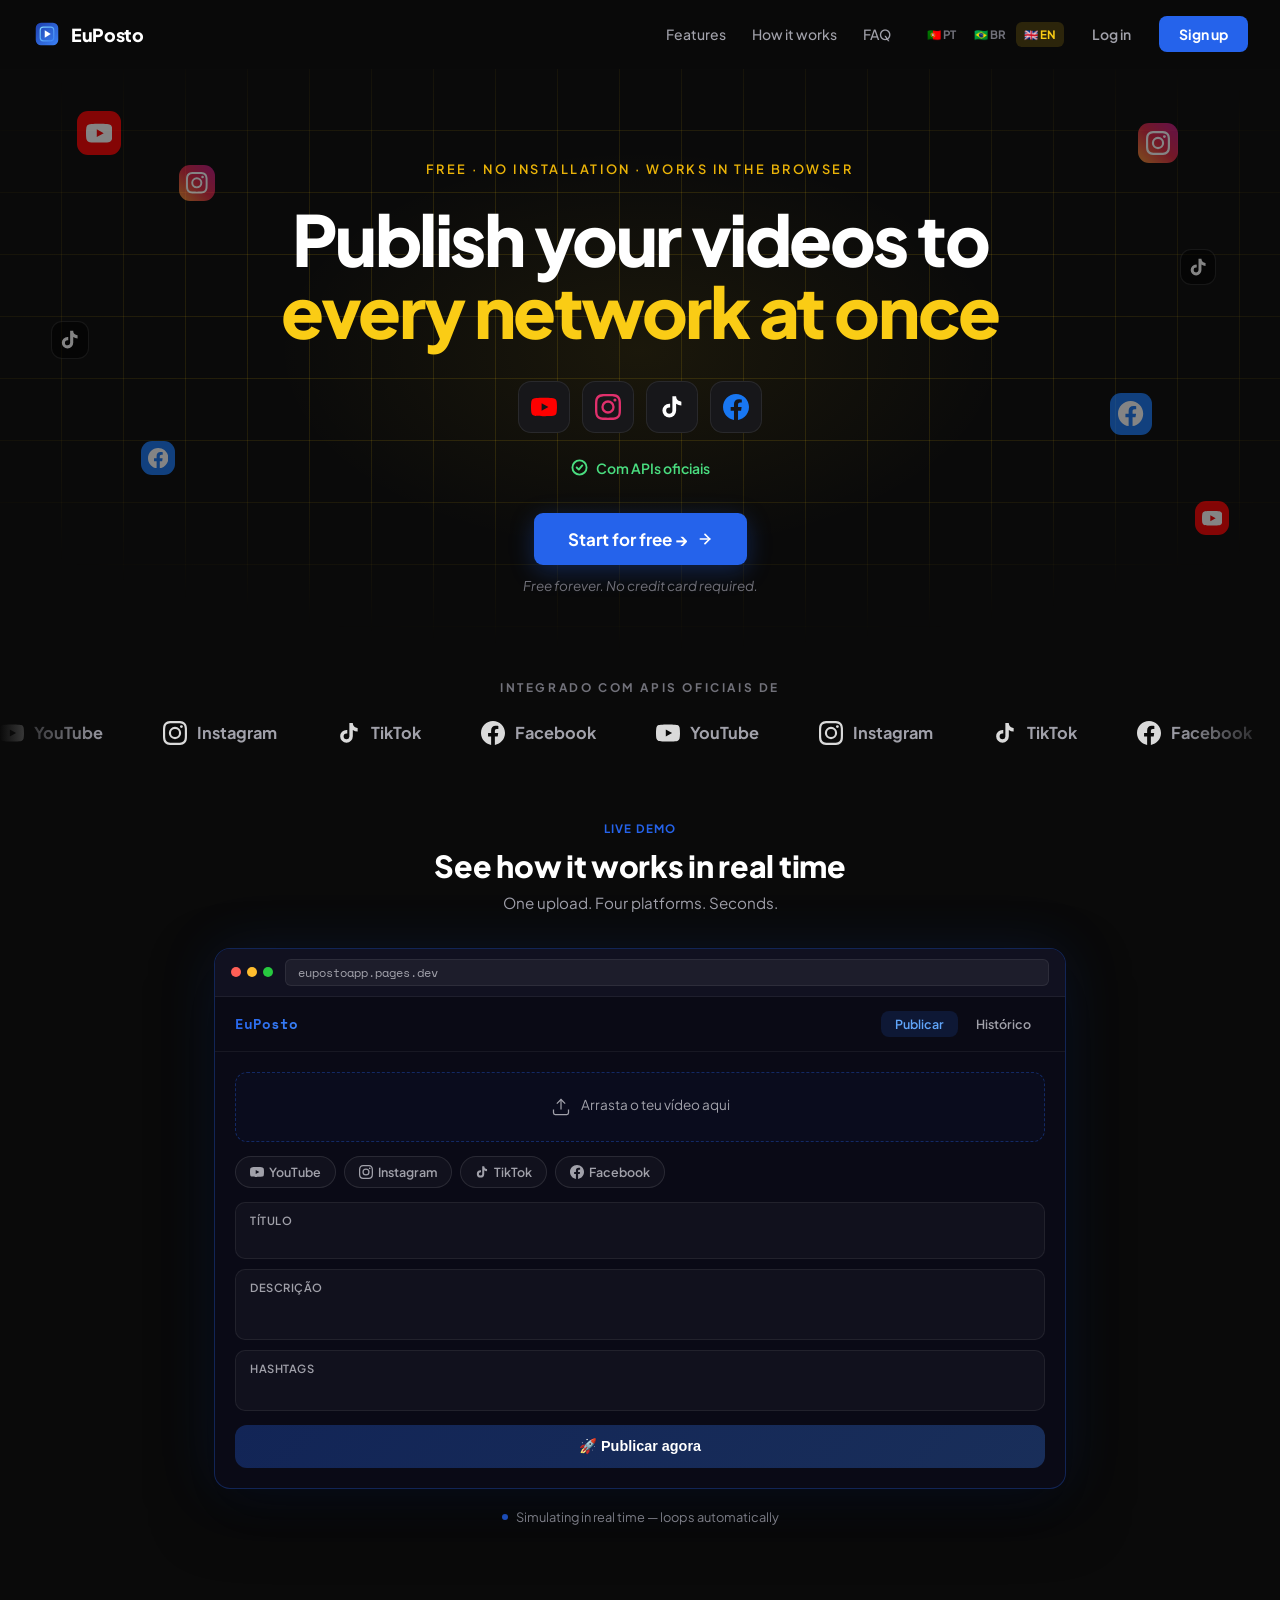
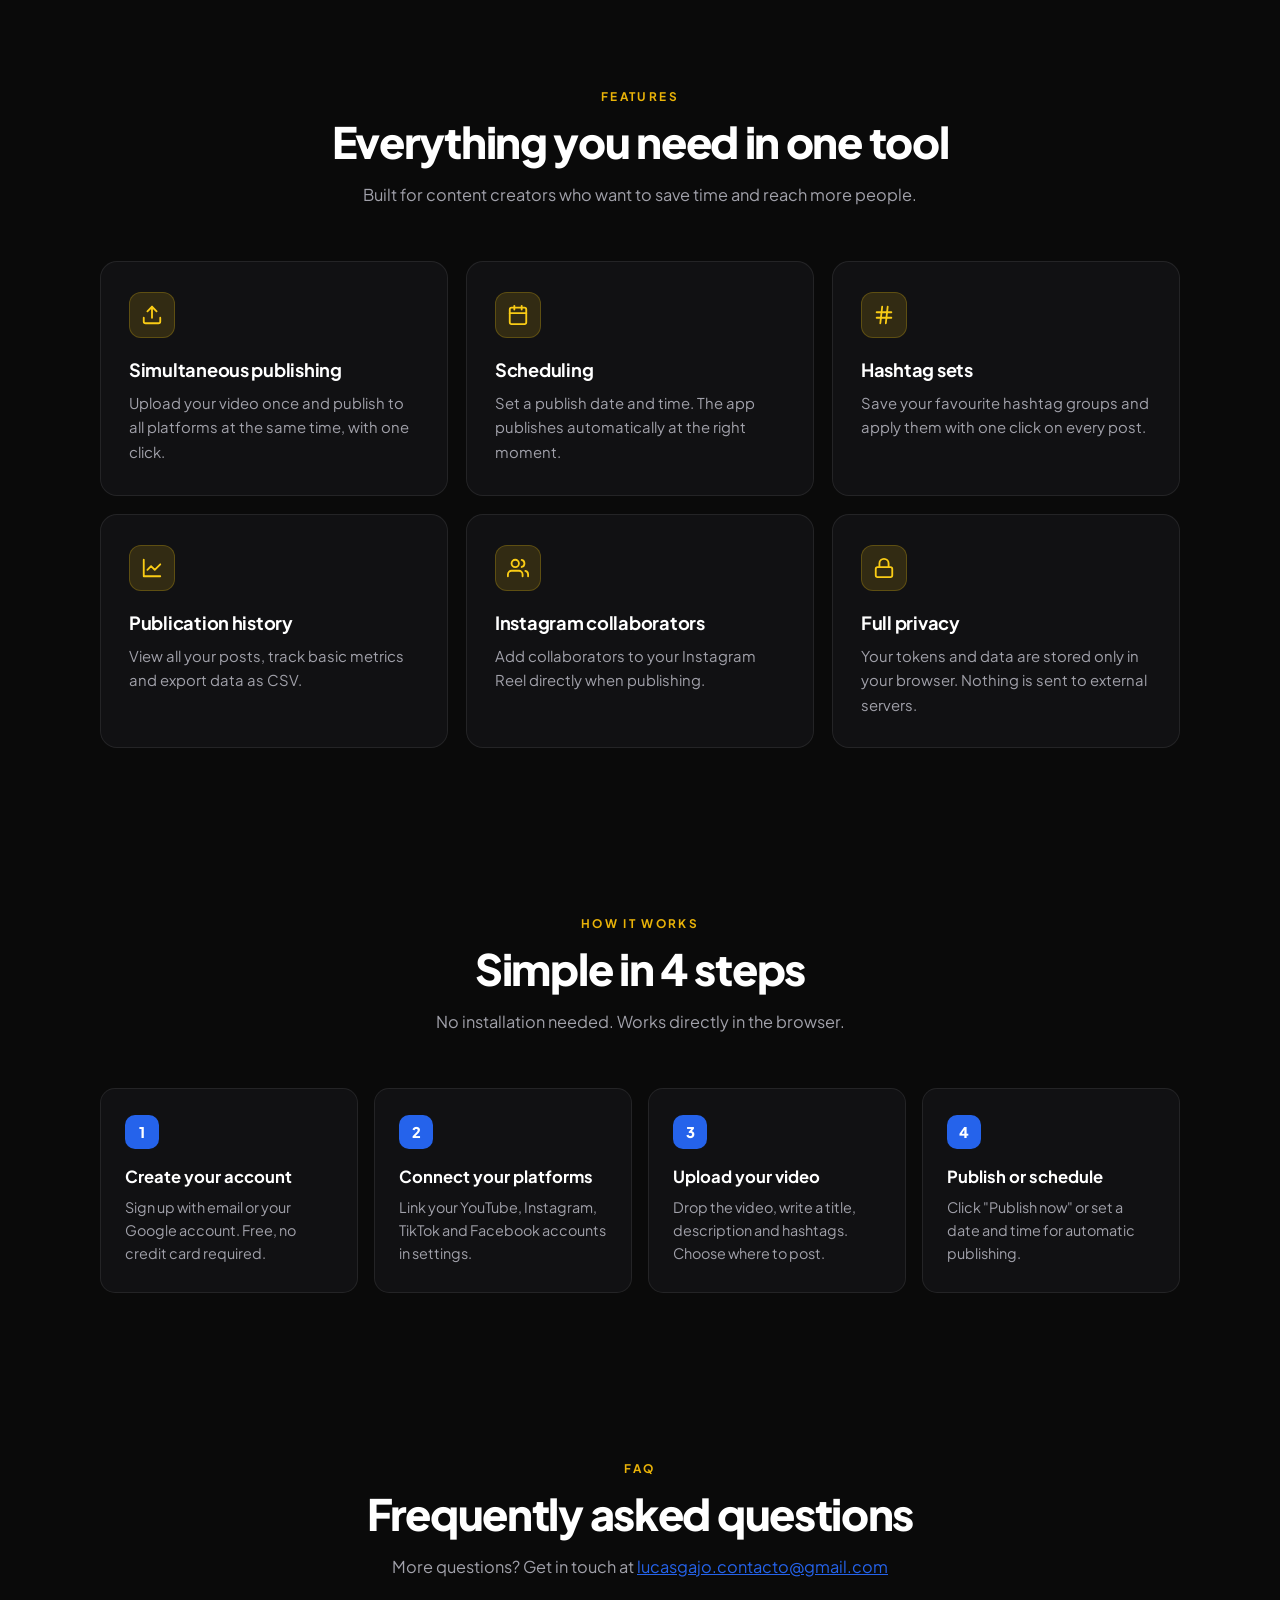
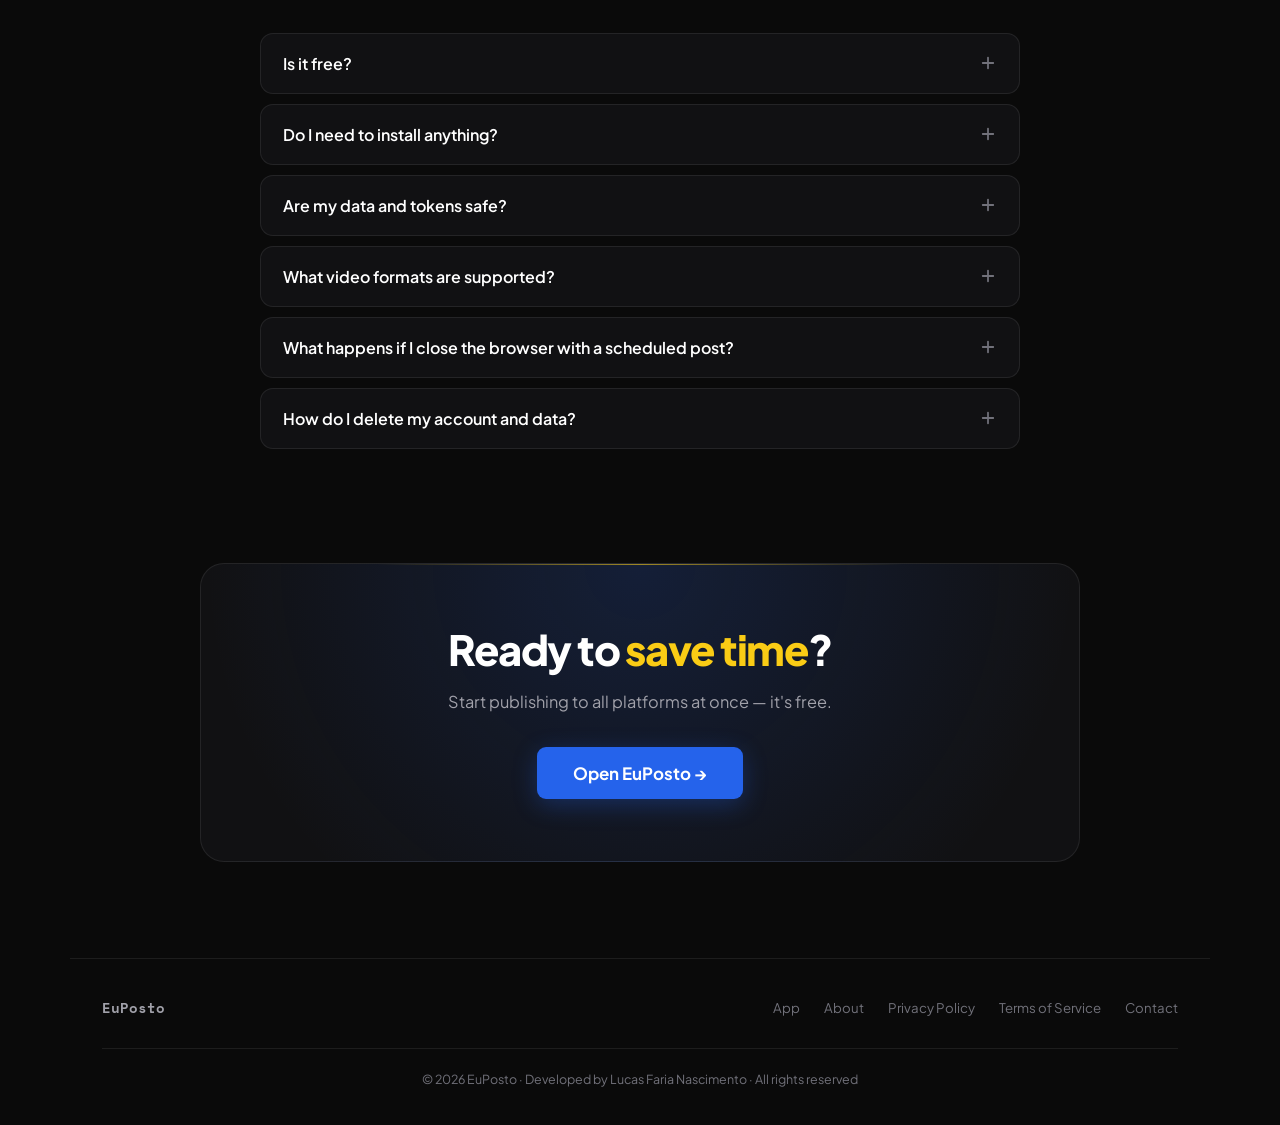
<file: index.html>
<!DOCTYPE html>
<html lang="pt">
<head>
  <meta charset="UTF-8" />
  <meta name="viewport" content="width=device-width, initial-scale=1.0" />
  <title>EuPosto — Publica em todas as redes de uma vez</title>
  <meta name="description" content="EuPosto é uma ferramenta gratuita para publicar vídeos no YouTube, Instagram, TikTok e Facebook simultaneamente. Sem instalar nada." />
  <link rel="canonical" href="https://eupostoapp.pages.dev/" />
  <link rel="icon" type="image/svg+xml" href="euposto-icon.svg" />
  <meta name="theme-color" content="#2563EB" />
  <!-- Open Graph -->
  <meta property="og:type"        content="website" />
  <meta property="og:url"         content="https://eupostoapp.pages.dev/" />
  <meta property="og:title"       content="EuPosto — Publica em todas as redes de uma vez" />
  <meta property="og:description" content="Faz upload de um vídeo e publica simultaneamente no YouTube, Instagram, TikTok e Facebook. Grátis, sem instalar nada." />
  <meta property="og:image"       content="https://eupostoapp.pages.dev/euposto-icon.svg" />
  <!-- Twitter / X -->
  <meta name="twitter:card"        content="summary_large_image" />
  <meta name="twitter:title"       content="EuPosto — Publica em todas as redes de uma vez" />
  <meta name="twitter:description" content="Faz upload de um vídeo e publica simultaneamente no YouTube, Instagram, TikTok e Facebook. Grátis, sem instalar nada." />
  <meta name="twitter:image"       content="https://eupostoapp.pages.dev/euposto-icon.svg" />
  <script src="https://accounts.google.com/gsi/client" async defer></script>
  <link rel="preconnect" href="https://fonts.googleapis.com" />
  <link rel="preconnect" href="https://fonts.gstatic.com" crossorigin />
  <link href="https://fonts.googleapis.com/css2?family=Plus+Jakarta+Sans:wght@300;400;500;600;700;800;900&family=Space+Mono:wght@400;700&family=Instrument+Serif:ital@0;1&display=swap&display=swap" rel="stylesheet" />
  <style>
    :root {
      --bg: #0a0a0a;
      --surface: #111113;
      --surface2: #17171a;
      --border: rgba(255,255,255,.08);
      --text: #ffffff;
      --text2: #a1a1aa;
      --muted: #71717a;
      /* Amarelo */
      --yellow: #FACC15;
      --yellow-deep: #EAB308;
      --yellow-glow: rgba(250,204,21,.14);
      /* Azul */
      --accent: #2563EB;
      --accent-light: #3B82F6;
      --accent-soft: #60A5FA;
      --accent-glow: rgba(37,99,235,.2);
    }

    * { margin: 0; padding: 0; box-sizing: border-box; }

    html { scroll-behavior: smooth; }

    body {
      font-family: 'Plus Jakarta Sans', -apple-system, BlinkMacSystemFont, system-ui, sans-serif;
      background: var(--bg);
      color: var(--text);
      -webkit-font-smoothing: antialiased;
      overflow-x: hidden;
    }

    a { color: inherit; }

    .wrap { max-width: 1140px; margin: 0 auto; padding: 0 24px; }

    /* ══════════════ NAV ══════════════ */
    #main-nav {
      position: sticky; top: 0; z-index: 900;
      display: flex; align-items: center; gap: 28px;
      padding: 16px 32px;
      background: rgba(10,10,10,.72);
      border-bottom: 1px solid transparent;
      transition: background .25s, border-color .25s;
    }
    #main-nav.scrolled {
      background: rgba(10,10,10,.92);
      border-bottom-color: var(--border);
      backdrop-filter: blur(14px);
    }
    .nav-brand {
      display: flex; align-items: center; gap: 9px;
      text-decoration: none; margin-right: auto;
    }
    .nav-brand img { width: 30px; height: 30px; border-radius: 8px; }
    .nav-brand span {
      font-size: 1.12rem; font-weight: 800; letter-spacing: -.02em;
    }
    .nav-links { display: flex; align-items: center; gap: 26px; }
    .nav-links a {
      font-size: .875rem; font-weight: 500; color: var(--text2);
      text-decoration: none; transition: color .18s;
    }
    .nav-links a:hover { color: var(--text); }
    .nav-langs { display: flex; gap: 2px; }
    .lang-btn {
      background: none; border: none; color: var(--muted);
      font-size: .72rem; font-weight: 700; padding: 5px 8px;
      border-radius: 6px; cursor: pointer; transition: all .18s;
      font-family: inherit;
    }
    .lang-btn:hover { color: var(--text); background: rgba(255,255,255,.06); }
    .lang-btn.active { background: var(--yellow-glow); color: var(--yellow); }
    .nav-login {
      font-size: .875rem; font-weight: 600; color: var(--text2);
      text-decoration: none; transition: color .18s;
    }
    .nav-login:hover { color: var(--text); }
    .nav-cta {
      background: var(--accent); color: #fff;
      font-size: .875rem; font-weight: 700;
      padding: 9px 20px; border-radius: 8px;
      text-decoration: none; transition: all .2s;
      border: none; cursor: pointer; font-family: inherit;
    }
    .nav-cta:hover {
      background: var(--accent-light);
      box-shadow: 0 0 0 4px var(--accent-glow);
    }
    .nav-burger { display: none; background: none; border: none; color: var(--text); cursor: pointer; padding: 6px; }

    /* ══════════════ HERO ══════════════ */
    .hero {
      position: relative;
      padding: 92px 24px 76px;
      text-align: center;
      overflow: hidden;
    }
    /* Yellow grid backdrop — fades out towards the edges */
    .hero::before {
      content: '';
      position: absolute; inset: -1px;
      background-image:
        linear-gradient(rgba(250,204,21,.13) 1px, transparent 1px),
        linear-gradient(90deg, rgba(250,204,21,.13) 1px, transparent 1px);
      background-size: 62px 62px;
      -webkit-mask-image: radial-gradient(ellipse 85% 70% at 50% 42%, #000 35%, transparent 78%);
      mask-image: radial-gradient(ellipse 85% 70% at 50% 42%, #000 35%, transparent 78%);
      pointer-events: none;
      z-index: 0;
    }
    /* Warm glow sitting under the headline */
    .hero::after {
      content: '';
      position: absolute; top: 12%; left: 50%;
      width: 760px; height: 420px;
      transform: translateX(-50%);
      background: radial-gradient(ellipse at center, rgba(250,204,21,.07), transparent 68%);
      pointer-events: none;
      z-index: 0;
    }
    /* Floating platform icons behind hero */
    .hero-float {
      position: absolute; inset: 0;
      pointer-events: none; z-index: 0;
    }
    .hero-float i {
      position: absolute;
      display: flex; align-items: center; justify-content: center;
      border-radius: 11px;
      opacity: .5;
      animation: floatY 7s ease-in-out infinite;
      will-change: transform;
    }
    .hero-float i svg { width: 60%; height: 60%; }
    /* --px/--py are driven by the pointer (see parallax script); the keyframe
       adds the idle bob on top so both motions combine. */
    @keyframes floatY {
      0%, 100% { transform: translate(var(--px, 0px), var(--py, 0px)) rotate(var(--rot, 0deg)); }
      50%      { transform: translate(var(--px, 0px), calc(var(--py, 0px) - 16px)) rotate(var(--rot, 0deg)); }
    }
    .hero-inner { position: relative; z-index: 1; max-width: 880px; margin: 0 auto; }

    .hero-eyebrow {
      font-size: .8rem; font-weight: 600;
      letter-spacing: .2em; text-transform: uppercase;
      color: var(--yellow-deep);
      margin-bottom: 26px;
    }
    .hero h1 {
      font-size: clamp(2.6rem, 7.2vw, 4.4rem);
      font-weight: 800;
      line-height: 1.02;
      letter-spacing: -.035em;
      margin-bottom: 34px;
    }
    .hero h1 span { color: var(--yellow); display: block; }

    /* Platform logo row */
    .hero-plats {
      display: flex; justify-content: center; gap: 12px;
      margin-bottom: 26px; flex-wrap: wrap;
    }
    .hero-plat {
      width: 52px; height: 52px; border-radius: 13px;
      background: var(--surface2);
      border: 1px solid var(--border);
      display: flex; align-items: center; justify-content: center;
      transition: transform .22s, border-color .22s;
    }
    .hero-plat:hover { transform: translateY(-4px); border-color: rgba(255,255,255,.2); }
    .hero-plat svg { width: 26px; height: 26px; }

    .hero-badge {
      display: inline-flex; align-items: center; gap: 8px;
      font-size: .875rem; font-weight: 600; color: #4ade80;
      margin-bottom: 36px;
    }
    .hero-badge svg { width: 17px; height: 17px; flex-shrink: 0; }

    .hero-actions { display: flex; flex-direction: column; align-items: center; gap: 12px; }
    .btn-hero {
      display: inline-flex; align-items: center; gap: 9px;
      background: var(--accent); color: #fff;
      font-size: 1.06rem; font-weight: 700;
      padding: 15px 34px; border-radius: 9px;
      text-decoration: none; transition: all .22s;
      box-shadow: 0 6px 24px rgba(37,99,235,.3);
    }
    .btn-hero:hover {
      background: var(--accent-light);
      transform: translateY(-2px);
      box-shadow: 0 10px 32px rgba(37,99,235,.42);
    }
    .hero-note { font-size: .84rem; color: var(--muted); font-style: italic; }

    /* ══════════════ MARQUEE ══════════════ */
    .partners { padding: 10px 0 56px; overflow: hidden; }
    .partners-label {
      text-align: center; font-size: .74rem; font-weight: 700;
      letter-spacing: .22em; text-transform: uppercase;
      color: var(--muted); margin-bottom: 26px;
    }
    .marquee { position: relative; overflow: hidden; }
    .marquee::before, .marquee::after {
      content: ''; position: absolute; top: 0; bottom: 0; width: 110px; z-index: 2;
      pointer-events: none;
    }
    .marquee::before { left: 0;  background: linear-gradient(90deg, var(--bg), transparent); }
    .marquee::after  { right: 0; background: linear-gradient(270deg, var(--bg), transparent); }
    .marquee-track {
      display: flex; gap: 60px; width: max-content;
      animation: scrollX 26s linear infinite;
    }
    .marquee:hover .marquee-track { animation-play-state: paused; }
    @keyframes scrollX {
      from { transform: translateX(0); }
      to   { transform: translateX(-50%); }
    }
    .marquee-item {
      display: flex; align-items: center; gap: 10px;
      font-size: 1.02rem; font-weight: 700; color: var(--text2);
      white-space: nowrap;
    }
    .marquee-item svg { width: 24px; height: 24px; opacity: .85; }
    .demo-section {
      max-width: 900px; margin: 0 auto; padding: 20px 24px 80px;
      text-align: center;
    }
    .demo-section-label {
      font-size: .72rem; font-weight: 700; letter-spacing: 1.2px;
      color: var(--accent); text-transform: uppercase; margin-bottom: 10px;
    }
    .demo-section-title {
      font-size: clamp(1.3rem, 2.5vw, 1.9rem); font-weight: 800;
      margin-bottom: 8px; letter-spacing: -.3px;
    }
    .demo-section-sub {
      font-size: .95rem; color: var(--text2); margin-bottom: 36px;
    }

    /* Browser shell */
    .demo-browser {
      border-radius: 16px; overflow: hidden;
      border: 1px solid rgba(37,99,235,.3);
      box-shadow: 0 0 60px rgba(37,99,235,.12), 0 24px 60px rgba(0,0,0,.5);
      background: #0a0a16; text-align: left;
      position: relative;
    }
    .demo-chrome {
      background: #111120; border-bottom: 1px solid rgba(255,255,255,.06);
      display: flex; align-items: center; gap: 12px; padding: 10px 16px;
    }
    .demo-dots { display: flex; gap: 6px; }
    .demo-dots span {
      width: 10px; height: 10px; border-radius: 50%;
    }
    .demo-dots span:nth-child(1) { background: #ff5f56; }
    .demo-dots span:nth-child(2) { background: #ffbd2e; }
    .demo-dots span:nth-child(3) { background: #27c93f; }
    .demo-url-bar {
      flex: 1; background: rgba(255,255,255,.05); border: 1px solid rgba(255,255,255,.07);
      border-radius: 6px; padding: 4px 12px; font-size: .75rem; color: var(--text2);
      font-family: 'Space Mono', monospace;
    }

    /* App inside browser */
    .demo-app { min-height: 380px; position: relative; overflow: hidden; }

    /* App top bar */
    .demo-app-bar {
      display: flex; align-items: center; justify-content: space-between;
      padding: 14px 20px; border-bottom: 1px solid rgba(255,255,255,.06);
      background: rgba(10,10,22,.9);
    }
    .demo-app-logo {
      font-family: 'Space Mono', monospace; font-size: .9rem; font-weight: 700;
      background: linear-gradient(135deg, #2563EB, #3B82F6);
      -webkit-background-clip: text; -webkit-text-fill-color: transparent;
      background-clip: text;
    }
    .demo-app-tabs { display: flex; gap: 4px; }
    .demo-app-tab {
      padding: 5px 14px; border-radius: 8px; font-size: .78rem; font-weight: 600;
      color: var(--text2); cursor: default; transition: all .3s;
    }
    .demo-app-tab.active {
      background: rgba(37,99,235,.15); color: #60A5FA;
    }

    /* Scene container */
    .demo-scene {
      padding: 20px; min-height: 330px;
      display: none; flex-direction: column; gap: 14px;
      animation: sceneFadeIn .4s ease;
    }
    .demo-scene.visible { display: flex; }
    @keyframes sceneFadeIn {
      from { opacity: 0; transform: translateY(6px); }
      to   { opacity: 1; transform: translateY(0); }
    }

    /* Drop zone */
    .demo-drop {
      border: 1.5px dashed rgba(37,99,235,.35); border-radius: 12px;
      padding: 18px; text-align: center; transition: all .4s;
      background: rgba(37,99,235,.03); min-height: 70px;
      display: flex; align-items: center; justify-content: center; gap: 10px;
    }
    .demo-drop.has-file {
      border-style: solid; border-color: rgba(37,99,235,.5);
      background: rgba(37,99,235,.08);
    }
    .demo-drop-idle { color: var(--text2); font-size: .85rem; }
    .demo-drop-file { display: none; align-items: center; gap: 10px; }
    .demo-drop.has-file .demo-drop-idle { display: none; }
    .demo-drop.has-file .demo-drop-file { display: flex; }
    .demo-file-icon {
      width: 36px; height: 36px; border-radius: 8px;
      background: rgba(37,99,235,.2); display: flex; align-items: center;
      justify-content: center; font-size: .9rem; color: #60A5FA; flex-shrink: 0;
    }
    .demo-file-info { text-align: left; }
    .demo-file-name { font-size: .85rem; font-weight: 600; color: var(--text); display: block; }
    .demo-file-size { font-size: .72rem; color: var(--text2); }

    /* Platform buttons */
    .demo-plats { display: flex; gap: 8px; flex-wrap: wrap; }
    .demo-plat {
      padding: 7px 14px; border-radius: 20px; font-size: .78rem; font-weight: 600;
      border: 1.5px solid rgba(255,255,255,.1); color: var(--text2);
      background: rgba(255,255,255,.03); transition: all .3s; cursor: default;
      display: flex; align-items: center; gap: 5px;
    }
    .demo-plat .dot { width: 7px; height: 7px; border-radius: 50%; transition: all .3s; }
    .demo-plat.active { color: #fff; border-color: transparent; }
    .demo-plat.yt.active  { background: rgba(255,68,68,.2);  border-color: rgba(255,68,68,.4); }
    .demo-plat.ig.active  { background: rgba(225,48,108,.2); border-color: rgba(225,48,108,.4); }
    .demo-plat.tt.active  { background: rgba(105,201,208,.2);border-color: rgba(105,201,208,.4); }
    .demo-plat.fb.active  { background: rgba(24,119,242,.2); border-color: rgba(24,119,242,.4); }

    /* Title field */
    .demo-field {
      background: rgba(255,255,255,.03); border: 1px solid rgba(255,255,255,.07);
      border-radius: 10px; padding: 10px 14px; transition: border-color .3s;
    }
    .demo-field.focused { border-color: rgba(37,99,235,.5); }
    .demo-field-label { font-size: .7rem; color: var(--text2); margin-bottom: 3px; font-weight: 600; text-transform: uppercase; letter-spacing: .5px; }
    .demo-field-value { font-size: .88rem; color: var(--text); min-height: 18px; }
    .demo-cursor { display: inline-block; width: 1px; height: 14px; background: #60A5FA; margin-left: 1px; vertical-align: middle; animation: blink .8s step-end infinite; }
    @keyframes blink { 0%,100%{opacity:1} 50%{opacity:0} }

    /* Publish button */
    .demo-pub-btn {
      padding: 13px; border-radius: 12px; font-size: .9rem; font-weight: 700;
      color: #fff; border: none; cursor: default; transition: all .4s;
      background: linear-gradient(135deg, rgba(37,99,235,.3), rgba(59,130,246,.3));
    }
    .demo-pub-btn.ready {
      background: linear-gradient(135deg, #2563EB, #3B82F6);
      box-shadow: 0 4px 20px rgba(37,99,235,.4);
    }
    .demo-pub-btn.clicking {
      transform: scale(.97); box-shadow: 0 2px 8px rgba(37,99,235,.3);
    }

    /* Upload progress scene */
    .demo-overlay-title {
      font-size: 1rem; font-weight: 800; text-align: center; margin-bottom: 4px;
      background: linear-gradient(130deg, #c4b5fd, #818cf8);
      -webkit-background-clip: text; -webkit-text-fill-color: transparent;
      background-clip: text;
    }
    .demo-overlay-sub { font-size: .75rem; color: var(--text2); text-align: center; margin-bottom: 16px; }
    .demo-prog-item {
      background: rgba(255,255,255,.04); border: 1px solid rgba(255,255,255,.07);
      border-radius: 12px; padding: 12px 14px;
      display: flex; align-items: center; gap: 12px;
      transition: border-color .3s;
    }
    .demo-prog-item.done { border-color: rgba(74,222,128,.25); }
    .demo-prog-icon {
      width: 32px; height: 32px; border-radius: 8px; flex-shrink: 0;
      display: flex; align-items: center; justify-content: center;
      font-size: .85rem; font-weight: 700;
      background: rgba(255,255,255,.06); color: var(--text2);
      transition: all .4s;
    }
    .demo-prog-item.uploading .demo-prog-icon { animation: iconPulse 1s ease-in-out infinite; }
    .demo-prog-item.done .demo-prog-icon { background: rgba(74,222,128,.15); color: #4ade80; }
    @keyframes iconPulse { 0%,100%{opacity:1} 50%{opacity:.4} }
    .demo-prog-info { flex: 1; min-width: 0; }
    .demo-prog-name { font-size: .82rem; font-weight: 600; margin-bottom: 6px; }
    .demo-prog-msg { font-size: .72rem; color: var(--text2); margin-bottom: 6px; }
    .demo-prog-bar-wrap {
      height: 3px; background: rgba(255,255,255,.07); border-radius: 2px; overflow: hidden;
    }
    .demo-prog-bar {
      height: 100%; border-radius: 2px; width: 0%;
      background: linear-gradient(90deg, #2563EB, #3B82F6);
      transition: width .05s linear;
    }
    .demo-prog-check { font-size: 1rem; color: #4ade80; opacity: 0; transition: opacity .3s; flex-shrink: 0; }
    .demo-prog-item.done .demo-prog-check { opacity: 1; }

    /* History scene */
    .demo-hist-title-bar {
      font-size: .8rem; font-weight: 700; color: var(--text2); margin-bottom: 8px;
      text-transform: uppercase; letter-spacing: .5px;
    }
    .demo-hist-item {
      background: rgba(255,255,255,.04); border: 1px solid rgba(255,255,255,.07);
      border-radius: 12px; padding: 14px;
      display: flex; align-items: center; gap: 14px;
      transition: opacity .5s, transform .5s;
    }
    .demo-hist-thumb {
      width: 52px; height: 40px; border-radius: 8px; flex-shrink: 0;
      background: linear-gradient(135deg, rgba(37,99,235,.3), rgba(59,130,246,.2));
      display: flex; align-items: center; justify-content: center;
      font-size: .8rem; color: #60A5FA;
    }
    .demo-hist-body { flex: 1; min-width: 0; }
    .demo-hist-name { font-size: .85rem; font-weight: 700; margin-bottom: 6px; }
    .demo-hist-meta { display: flex; align-items: center; gap: 6px; flex-wrap: wrap; }
    .demo-hist-plat {
      font-size: .7rem; font-weight: 700; padding: 2px 7px;
      border-radius: 6px; border: 1px solid currentColor; opacity: .8;
    }
    .demo-hist-sep { color: var(--muted); }
    .demo-hist-views { font-size: .75rem; color: var(--text2); }
    .demo-hist-badge {
      font-size: .72rem; font-weight: 700; color: #4ade80;
      background: rgba(74,222,128,.1); border: 1px solid rgba(74,222,128,.25);
      border-radius: 6px; padding: 3px 9px; flex-shrink: 0;
    }

    /* Replay button */
    .demo-replay {
      display: flex; align-items: center; justify-content: center; gap: 8px;
      margin-top: 20px; font-size: .8rem; color: var(--text2);
    }
    .demo-replay-dot {
      width: 6px; height: 6px; border-radius: 50%;
      background: var(--accent); animation: replayDot 1.4s ease-in-out infinite;
    }
    @keyframes replayDot { 0%,100%{opacity:.4} 50%{opacity:1} }

    /* Platform SVG logo in buttons */
    .demo-plat-logo { width: 14px; height: 14px; fill: currentColor; flex-shrink: 0; }
    .demo-plat { color: var(--text2); }
    .demo-plat.yt.active  { color: #ff4444; }
    .demo-plat.ig.active  { color: #e1306c; }
    .demo-plat.tt.active  { color: #69c9d0; }
    .demo-plat.fb.active  { color: #1877f2; }

    /* Hashtag pills */
    .demo-tag {
      font-size: .7rem; font-weight: 600; padding: 3px 9px;
      border-radius: 20px; background: rgba(37,99,235,.12);
      border: 1px solid rgba(37,99,235,.25); color: #60A5FA;
      animation: tagPop .25s cubic-bezier(.22,.68,0,1.3);
    }
    @keyframes tagPop { from { opacity:0; transform:scale(.7); } to { opacity:1; transform:scale(1); } }

    /* History platform logo badges */
    .demo-hist-plat-logo {
      width: 18px; height: 18px; border-radius: 5px;
      display: inline-flex; align-items: center; justify-content: center;
    }
    .yt-bg { background: #ff0000; }
    .ig-bg { background: linear-gradient(45deg,#f09433,#e6683c,#dc2743,#cc2366,#bc1888); }
    .tt-bg { background: #010101; }
    .fb-bg { background: #1877f2; }

    /* Metrics row */
    .demo-hist-metrics {
      display: flex; align-items: center; gap: 12px;
      margin-top: 4px;
    }
    .demo-hist-metric {
      display: flex; align-items: center; gap: 4px;
      font-size: .75rem; color: var(--text2); font-weight: 600;
    }


    /* ══════════════ SECTIONS ══════════════ */
    .section { padding: 84px 24px; }
    .section-head { max-width: 680px; margin: 0 auto 52px; text-align: center; }
    .section-eyebrow {
      font-size: .74rem; font-weight: 700;
      letter-spacing: .2em; text-transform: uppercase;
      color: var(--yellow-deep); margin-bottom: 14px;
    }
    .section-title {
      font-size: clamp(1.9rem, 4.4vw, 2.7rem);
      font-weight: 800; letter-spacing: -.03em;
      line-height: 1.12; margin-bottom: 16px;
    }
    .section-sub {
      font-size: 1.02rem; color: var(--text2); line-height: 1.65;
    }

    /* ══════════════ FEATURES ══════════════ */
    .feat-grid {
      display: grid;
      grid-template-columns: repeat(auto-fit, minmax(300px, 1fr));
      gap: 18px;
      max-width: 1080px; margin: 0 auto;
    }
    .feat-card {
      position: relative;
      background: var(--surface);
      border: 1px solid var(--border);
      border-radius: 17px;
      padding: 30px 28px;
      transition: border-color .25s, transform .25s;
      overflow: hidden;
    }
    .feat-card::after {
      content: ''; position: absolute; inset: 0;
      background: radial-gradient(420px circle at var(--mx,50%) var(--my,0%), rgba(250,204,21,.07), transparent 65%);
      opacity: 0; transition: opacity .3s; pointer-events: none;
    }
    .feat-card:hover { border-color: rgba(250,204,21,.28); transform: translateY(-3px); }
    .feat-card:hover::after { opacity: 1; }
    .feat-icon {
      width: 46px; height: 46px; border-radius: 12px;
      background: var(--yellow-glow);
      border: 1px solid rgba(250,204,21,.22);
      display: flex; align-items: center; justify-content: center;
      margin-bottom: 20px;
    }
    .feat-icon svg { width: 22px; height: 22px; stroke: var(--yellow); fill: none; stroke-width: 2; stroke-linecap: round; stroke-linejoin: round; }
    .feat-title {
      font-size: 1.14rem; font-weight: 700; margin-bottom: 10px;
      letter-spacing: -.015em;
    }
    .feat-desc { font-size: .93rem; color: var(--text2); line-height: 1.65; }

    /* ══════════════ STEPS ══════════════ */
    .steps {
      display: grid;
      grid-template-columns: repeat(auto-fit, minmax(230px, 1fr));
      gap: 16px; max-width: 1080px; margin: 0 auto;
      counter-reset: step;
    }
    .step {
      position: relative;
      background: var(--surface);
      border: 1px solid var(--border);
      border-radius: 15px;
      padding: 26px 24px;
      transition: border-color .25s;
    }
    .step:hover { border-color: rgba(37,99,235,.35); }
    .step-num {
      width: 34px; height: 34px; border-radius: 10px;
      background: var(--accent); color: #fff;
      display: flex; align-items: center; justify-content: center;
      font-size: .92rem; font-weight: 800;
      margin-bottom: 17px;
    }
    .step-title { font-size: 1.04rem; font-weight: 700; margin-bottom: 9px; }
    .step-desc { font-size: .9rem; color: var(--text2); line-height: 1.6; }

    /* ══════════════ FAQ ══════════════ */
    .faq-list { max-width: 760px; margin: 0 auto; display: flex; flex-direction: column; gap: 10px; }
    .faq-item {
      background: var(--surface);
      border: 1px solid var(--border);
      border-radius: 13px;
      overflow: hidden;
      transition: border-color .2s;
    }
    .faq-item.open { border-color: rgba(250,204,21,.3); }
    .faq-q {
      display: flex; align-items: center; justify-content: space-between; gap: 16px;
      padding: 19px 22px;
      font-size: 1rem; font-weight: 600; cursor: pointer;
      user-select: none; transition: color .18s;
    }
    .faq-q:hover { color: var(--yellow); }
    .faq-q svg {
      width: 18px; height: 18px; flex-shrink: 0;
      stroke: var(--muted); fill: none; stroke-width: 2.4; stroke-linecap: round;
      transition: transform .25s, stroke .2s;
    }
    .faq-item.open .faq-q svg { transform: rotate(45deg); stroke: var(--yellow); }
    .faq-a {
      max-height: 0; overflow: hidden;
      font-size: .93rem; color: var(--text2); line-height: 1.7;
      padding: 0 22px;
      transition: max-height .3s ease, padding .3s ease;
    }
    .faq-item.open .faq-a { max-height: 400px; padding: 0 22px 20px; }

    /* ══════════════ CTA ══════════════ */
    .cta-section { padding: 30px 24px 96px; }
    .cta-inner {
      position: relative;
      max-width: 880px; margin: 0 auto;
      text-align: center;
      padding: 62px 40px;
      border-radius: 24px;
      background:
        radial-gradient(640px circle at 50% 0%, rgba(37,99,235,.17), transparent 68%),
        var(--surface);
      border: 1px solid var(--border);
      overflow: hidden;
    }
    .cta-inner::before {
      content: ''; position: absolute; top: 0; left: 50%;
      transform: translateX(-50%);
      width: 60%; height: 1px;
      background: linear-gradient(90deg, transparent, var(--yellow), transparent);
      opacity: .6;
    }
    .cta-inner h2 {
      font-size: clamp(1.8rem, 4.6vw, 2.6rem);
      font-weight: 800; letter-spacing: -.03em; line-height: 1.14;
      margin-bottom: 16px;
    }
    .cta-inner h2 span { color: var(--yellow); }
    .cta-inner p { font-size: 1.02rem; color: var(--text2); margin-bottom: 32px; line-height: 1.6; }
    .btn-cta-big {
      display: inline-flex; align-items: center; gap: 10px;
      background: var(--accent); color: #fff;
      font-size: 1.06rem; font-weight: 700;
      padding: 15px 36px; border-radius: 9px;
      text-decoration: none; transition: all .22s;
      box-shadow: 0 6px 24px rgba(37,99,235,.3);
    }
    .btn-cta-big:hover {
      background: var(--accent-light);
      transform: translateY(-2px);
      box-shadow: 0 10px 32px rgba(37,99,235,.44);
    }

    /* ══════════════ FOOTER ══════════════ */
    footer {
      display: flex; align-items: center; gap: 22px; flex-wrap: wrap;
      padding: 38px 32px;
      border-top: 1px solid var(--border);
      max-width: 1140px; margin: 0 auto;
    }
    .footer-logo {
      font-family: 'Space Mono', monospace;
      font-size: .9rem; font-weight: 700; color: var(--text2);
      margin-right: auto;
    }
    .footer-links { display: flex; gap: 24px; flex-wrap: wrap; }
    .footer-links a {
      color: var(--muted); text-decoration: none;
      font-size: .83rem; transition: color .2s;
    }
    .footer-links a:hover { color: var(--text); }
    .footer-copy {
      font-size: .78rem; color: var(--muted);
      width: 100%; text-align: center;
      padding-top: 22px; border-top: 1px solid var(--border);
      margin-top: 8px;
    }

    /* ══════════════ RESPONSIVE ══════════════ */
    @media (max-width: 860px) {
      #main-nav { padding: 14px 20px; gap: 14px; }
      .nav-links { display: none; }
      .nav-langs { display: none; }
      .hero { padding: 62px 20px 56px; }
      .hero-float i { opacity: .22; }
      /* Hide the icons that would sit over the hero text on narrow screens */
      .hero-float i:nth-child(4),
      .hero-float i:nth-child(7) { display: none; }
      .section { padding: 62px 20px; }
      .cta-inner { padding: 46px 26px; }
      footer { padding: 30px 20px; }
      .footer-logo { margin-right: 0; width: 100%; }
    }
    @media (max-width: 600px) {
      .hero-plat { width: 46px; height: 46px; border-radius: 12px; }
      .hero-plat svg { width: 22px; height: 22px; }
      .marquee-track { gap: 38px; }
      .demo-section { padding: 10px 16px 60px; }
    }
    @media (prefers-reduced-motion: reduce) {
      .hero-float i, .marquee-track { animation: none; }
      html { scroll-behavior: auto; }
    }
    .modal-overlay {
      display: none; position: fixed; inset: 0; z-index: 1000;
      background: rgba(0,0,0,.7); backdrop-filter: blur(8px);
      -webkit-backdrop-filter: blur(8px);
    }
    .modal-overlay.open { display: block; animation: fadeIn .2s ease; }
    .modal {
      display: none; position: fixed; top: 50%; left: 50%;
      z-index: 1001; width: 92%; max-width: 420px;
      background: #0a1020; border: 1px solid rgba(255,255,255,.1);
      border-radius: 22px; padding: 40px 36px;
      box-shadow: 0 32px 100px rgba(0,0,0,.7), 0 0 0 1px rgba(37,99,235,.15);
    }
    .modal.open { display: block; animation: modalIn .25s cubic-bezier(.22,.68,0,1.2) both; }
    @keyframes modalIn {
      from { opacity:0; transform:translate(-50%,-48%) scale(.94); }
      to   { opacity:1; transform:translate(-50%,-50%) scale(1); }
    }
    .modal-close {
      position: absolute; top: 16px; right: 16px;
      background: rgba(255,255,255,.06); border: 1px solid rgba(255,255,255,.08);
      color: var(--text2); width: 32px; height: 32px; border-radius: 8px;
      cursor: pointer; display: flex; align-items: center; justify-content: center;
      transition: background .2s, color .2s;
    }
    .modal-close:hover { background: rgba(255,255,255,.12); color: var(--text); }
    .modal-brand {
      font-family: 'Space Mono', monospace; font-weight: 700; font-size: 1rem;
      background: linear-gradient(135deg, var(--accent), var(--accent2));
      -webkit-background-clip: text; -webkit-text-fill-color: transparent;
      background-clip: text; margin-bottom: 20px; display: inline-block;
    }
    .modal-title { font-size: 1.45rem; font-weight: 800; color: var(--text); margin-bottom: 6px; letter-spacing: -.02em; }
    .modal-sub { font-size: .87rem; color: var(--text2); margin-bottom: 24px; line-height: 1.5; }
    .modal-google {
      display: flex; align-items: center; justify-content: center; gap: 10px;
      background: rgba(255,255,255,.05); border: 1px solid rgba(255,255,255,.1);
      color: var(--text); text-decoration: none; padding: 12px;
      border-radius: 12px; font-size: .9rem; font-weight: 600;
      transition: background .2s, border-color .2s; margin-bottom: 20px;
    }
    .modal-google:hover { background: rgba(255,255,255,.09); border-color: rgba(255,255,255,.2); }
    .modal-divider {
      display: flex; align-items: center; gap: 12px;
      color: var(--muted); font-size: .78rem; margin-bottom: 20px; font-weight: 600; letter-spacing: .5px;
    }
    .modal-divider::before, .modal-divider::after { content:''; flex:1; height:1px; background:rgba(255,255,255,.07); }
    .modal-form { display: flex; flex-direction: column; gap: 14px; }
    .modal-form label {
      display: flex; flex-direction: column; gap: 6px;
      font-size: .8rem; font-weight: 700; color: var(--text2);
      position: relative; text-transform: uppercase; letter-spacing: .4px;
    }
    .modal-form input {
      background: rgba(255,255,255,.04); border: 1px solid rgba(255,255,255,.09);
      border-radius: 10px; padding: 12px 14px; font-size: .92rem;
      color: var(--text); outline: none; font-family: inherit;
      transition: border-color .2s, box-shadow .2s;
    }
    .modal-form input:focus {
      border-color: rgba(37,99,235,.5); box-shadow: 0 0 0 3px rgba(37,99,235,.12);
    }
    .modal-form input::placeholder { color: var(--muted); font-weight: 400; text-transform: none; }
    .modal-forgot {
      position: absolute; right: 0; top: 0;
      font-size: .75rem; color: var(--accent2); text-decoration: none;
      font-weight: 600; text-transform: none; letter-spacing: 0;
    }
    .modal-forgot:hover { text-decoration: underline; }
    .modal-btn-primary {
      background: linear-gradient(135deg, var(--accent), var(--accent2));
      color: #fff; border: none; padding: 14px; border-radius: 12px;
      font-size: .95rem; font-weight: 700; cursor: pointer;
      box-shadow: 0 6px 24px var(--glow); font-family: inherit;
      transition: box-shadow .2s, transform .15s; margin-top: 2px;
    }
    .modal-btn-primary:hover { box-shadow: 0 10px 36px var(--glow); transform: translateY(-1px); }
    .modal-switch { text-align:center; font-size:.83rem; color:var(--text2); margin-top:18px; }
    .modal-switch a { color:var(--accent2); text-decoration:none; font-weight:700; }
    .modal-switch a:hover { text-decoration:underline; }
    .modal-terms { text-align:center; font-size:.76rem; color:var(--muted); margin-top:12px; line-height:1.6; }
    .modal-terms a { color:var(--text2); text-decoration:underline; }
  </style>
</head>
<body>

<!-- ══════════════ NAV ══════════════ -->
<nav id="main-nav">
  <a class="nav-brand" href="/">
    <img src="euposto-icon.svg" alt="" />
    <span>EuPosto</span>
  </a>
  <div class="nav-links">
    <a href="#funcionalidades" id="nav-features">Funcionalidades</a>
    <a href="#como-funciona" id="nav-how">Como funciona</a>
    <a href="#faq">FAQ</a>
  </div>
  <div class="nav-langs">
    <button class="lang-btn active" data-lang="pt" onclick="setLang('pt')">🇵🇹 PT</button>
    <button class="lang-btn" data-lang="pt-BR" onclick="setLang('pt-BR')">🇧🇷 BR</button>
    <button class="lang-btn" data-lang="en" onclick="setLang('en')">🇬🇧 EN</button>
  </div>
  <a class="nav-login" href="login.html" id="nav-login">Entrar</a>
  <a class="nav-cta" href="login.html?signup" id="nav-cta">Criar conta</a>
</nav>

<!-- ══════════════ HERO ══════════════ -->
<section class="hero">
  <!-- Floating platform icons -->
  <div class="hero-float" aria-hidden="true">
    <i style="top:7%;left:6%;width:44px;height:44px;background:#ff0000;--rot:-10deg;animation-delay:0s">
      <svg viewBox="0 0 24 24" fill="#fff"><path d="M23.5 6.2a3 3 0 0 0-2.1-2.1C19.5 3.5 12 3.5 12 3.5s-7.5 0-9.4.6A3 3 0 0 0 .5 6.2C0 8.1 0 12 0 12s0 3.9.5 5.8a3 3 0 0 0 2.1 2.1c1.9.6 9.4.6 9.4.6s7.5 0 9.4-.6a3 3 0 0 0 2.1-2.1C24 15.9 24 12 24 12s0-3.9-.5-5.8zM9.8 15.5V8.5l6.3 3.5-6.3 3.5z"/></svg>
    </i>
    <i style="top:16%;left:14%;width:36px;height:36px;background:linear-gradient(45deg,#f09433,#dc2743,#bc1888);--rot:8deg;animation-delay:1.1s">
      <svg viewBox="0 0 24 24" fill="#fff"><path d="M12 2.163c3.204 0 3.584.012 4.85.07 3.252.148 4.771 1.691 4.919 4.919.058 1.265.069 1.645.069 4.849 0 3.205-.012 3.584-.069 4.849-.149 3.225-1.664 4.771-4.919 4.919-1.266.058-1.644.07-4.85.07-3.204 0-3.584-.012-4.849-.07-3.26-.149-4.771-1.699-4.919-4.92-.058-1.265-.07-1.644-.07-4.849 0-3.204.013-3.583.07-4.849.149-3.227 1.664-4.771 4.919-4.919 1.266-.057 1.645-.069 4.849-.069zM12 0C8.741 0 8.333.014 7.053.072 2.695.272.273 2.69.073 7.052.014 8.333 0 8.741 0 12c0 3.259.014 3.668.072 4.948.2 4.358 2.618 6.78 6.98 6.98C8.333 23.986 8.741 24 12 24c3.259 0 3.668-.014 4.948-.072 4.354-.2 6.782-2.618 6.979-6.98.059-1.28.073-1.689.073-4.948 0-3.259-.014-3.667-.072-4.947-.196-4.354-2.617-6.78-6.979-6.98C15.668.014 15.259 0 12 0zm0 5.838a6.162 6.162 0 1 0 0 12.324 6.162 6.162 0 0 0 0-12.324zM12 16a4 4 0 1 1 0-8 4 4 0 0 1 0 8zm6.406-11.845a1.44 1.44 0 1 0 0 2.881 1.44 1.44 0 0 0 0-2.881z"/></svg>
    </i>
    <i style="top:42%;left:4%;width:38px;height:38px;background:#010101;border:1px solid rgba(255,255,255,.14);--rot:-6deg;animation-delay:2.3s">
      <svg viewBox="0 0 24 24" fill="#fff"><path d="M19.59 6.69a4.83 4.83 0 01-3.77-4.25V2h-3.45v13.67a2.89 2.89 0 01-2.88 2.5 2.89 2.89 0 01-2.89-2.89 2.89 2.89 0 012.89-2.89c.28 0 .54.04.79.1V9.01a6.33 6.33 0 00-.79-.05 6.34 6.34 0 00-6.34 6.34 6.34 6.34 0 006.34 6.34 6.34 6.34 0 006.33-6.34V8.95a8.24 8.24 0 004.83 1.56V7.07a4.85 4.85 0 01-1.06-.38z"/></svg>
    </i>
    <i style="top:62%;left:11%;width:34px;height:34px;background:#1877f2;--rot:12deg;animation-delay:3.4s">
      <svg viewBox="0 0 24 24" fill="#fff"><path d="M24 12.073c0-6.627-5.373-12-12-12s-12 5.373-12 12c0 5.99 4.388 10.954 10.125 11.854v-8.385H7.078v-3.47h3.047V9.43c0-3.007 1.792-4.669 4.533-4.669 1.312 0 2.686.235 2.686.235v2.953H15.83c-1.491 0-1.956.925-1.956 1.874v2.25h3.328l-.532 3.47h-2.796v8.385C19.612 23.027 24 18.062 24 12.073z"/></svg>
    </i>
    <i style="top:9%;right:8%;left:auto;width:40px;height:40px;background:linear-gradient(45deg,#f09433,#dc2743,#bc1888);--rot:9deg;animation-delay:.6s">
      <svg viewBox="0 0 24 24" fill="#fff"><path d="M12 2.163c3.204 0 3.584.012 4.85.07 3.252.148 4.771 1.691 4.919 4.919.058 1.265.069 1.645.069 4.849 0 3.205-.012 3.584-.069 4.849-.149 3.225-1.664 4.771-4.919 4.919-1.266.058-1.644.07-4.85.07-3.204 0-3.584-.012-4.849-.07-3.26-.149-4.771-1.699-4.919-4.92-.058-1.265-.07-1.644-.07-4.849 0-3.204.013-3.583.07-4.849.149-3.227 1.664-4.771 4.919-4.919 1.266-.057 1.645-.069 4.849-.069zM12 0C8.741 0 8.333.014 7.053.072 2.695.272.273 2.69.073 7.052.014 8.333 0 8.741 0 12c0 3.259.014 3.668.072 4.948.2 4.358 2.618 6.78 6.98 6.98C8.333 23.986 8.741 24 12 24c3.259 0 3.668-.014 4.948-.072 4.354-.2 6.782-2.618 6.979-6.98.059-1.28.073-1.689.073-4.948 0-3.259-.014-3.667-.072-4.947-.196-4.354-2.617-6.78-6.979-6.98C15.668.014 15.259 0 12 0zm0 5.838a6.162 6.162 0 1 0 0 12.324 6.162 6.162 0 0 0 0-12.324zM12 16a4 4 0 1 1 0-8 4 4 0 0 1 0 8zm6.406-11.845a1.44 1.44 0 1 0 0 2.881 1.44 1.44 0 0 0 0-2.881z"/></svg>
    </i>
    <i style="top:30%;right:5%;left:auto;width:36px;height:36px;background:#010101;border:1px solid rgba(255,255,255,.14);--rot:-11deg;animation-delay:1.8s">
      <svg viewBox="0 0 24 24" fill="#fff"><path d="M19.59 6.69a4.83 4.83 0 01-3.77-4.25V2h-3.45v13.67a2.89 2.89 0 01-2.88 2.5 2.89 2.89 0 01-2.89-2.89 2.89 2.89 0 012.89-2.89c.28 0 .54.04.79.1V9.01a6.33 6.33 0 00-.79-.05 6.34 6.34 0 00-6.34 6.34 6.34 6.34 0 006.34 6.34 6.34 6.34 0 006.33-6.34V8.95a8.24 8.24 0 004.83 1.56V7.07a4.85 4.85 0 01-1.06-.38z"/></svg>
    </i>
    <i style="top:54%;right:10%;left:auto;width:42px;height:42px;background:#1877f2;--rot:7deg;animation-delay:2.9s">
      <svg viewBox="0 0 24 24" fill="#fff"><path d="M24 12.073c0-6.627-5.373-12-12-12s-12 5.373-12 12c0 5.99 4.388 10.954 10.125 11.854v-8.385H7.078v-3.47h3.047V9.43c0-3.007 1.792-4.669 4.533-4.669 1.312 0 2.686.235 2.686.235v2.953H15.83c-1.491 0-1.956.925-1.956 1.874v2.25h3.328l-.532 3.47h-2.796v8.385C19.612 23.027 24 18.062 24 12.073z"/></svg>
    </i>
    <i style="top:72%;right:4%;left:auto;width:34px;height:34px;background:#ff0000;--rot:-8deg;animation-delay:4s">
      <svg viewBox="0 0 24 24" fill="#fff"><path d="M23.5 6.2a3 3 0 0 0-2.1-2.1C19.5 3.5 12 3.5 12 3.5s-7.5 0-9.4.6A3 3 0 0 0 .5 6.2C0 8.1 0 12 0 12s0 3.9.5 5.8a3 3 0 0 0 2.1 2.1c1.9.6 9.4.6 9.4.6s7.5 0 9.4-.6a3 3 0 0 0 2.1-2.1C24 15.9 24 12 24 12s0-3.9-.5-5.8zM9.8 15.5V8.5l6.3 3.5-6.3 3.5z"/></svg>
    </i>
  </div>

  <div class="hero-inner">
    <p class="hero-eyebrow" id="hero-badge">EuPosto — o motor de publicação para criadores</p>
    <h1 id="hero-h1">Carrega uma vez.<span>Publica em todo o lado.</span></h1>

    <div class="hero-plats">
      <div class="hero-plat" title="YouTube">
        <svg viewBox="0 0 24 24" fill="#ff0000"><path d="M23.5 6.2a3 3 0 0 0-2.1-2.1C19.5 3.5 12 3.5 12 3.5s-7.5 0-9.4.6A3 3 0 0 0 .5 6.2C0 8.1 0 12 0 12s0 3.9.5 5.8a3 3 0 0 0 2.1 2.1c1.9.6 9.4.6 9.4.6s7.5 0 9.4-.6a3 3 0 0 0 2.1-2.1C24 15.9 24 12 24 12s0-3.9-.5-5.8zM9.8 15.5V8.5l6.3 3.5-6.3 3.5z"/></svg>
      </div>
      <div class="hero-plat" title="Instagram">
        <svg viewBox="0 0 24 24" fill="#e1306c"><path d="M12 2.163c3.204 0 3.584.012 4.85.07 3.252.148 4.771 1.691 4.919 4.919.058 1.265.069 1.645.069 4.849 0 3.205-.012 3.584-.069 4.849-.149 3.225-1.664 4.771-4.919 4.919-1.266.058-1.644.07-4.85.07-3.204 0-3.584-.012-4.849-.07-3.26-.149-4.771-1.699-4.919-4.92-.058-1.265-.07-1.644-.07-4.849 0-3.204.013-3.583.07-4.849.149-3.227 1.664-4.771 4.919-4.919 1.266-.057 1.645-.069 4.849-.069zM12 0C8.741 0 8.333.014 7.053.072 2.695.272.273 2.69.073 7.052.014 8.333 0 8.741 0 12c0 3.259.014 3.668.072 4.948.2 4.358 2.618 6.78 6.98 6.98C8.333 23.986 8.741 24 12 24c3.259 0 3.668-.014 4.948-.072 4.354-.2 6.782-2.618 6.979-6.98.059-1.28.073-1.689.073-4.948 0-3.259-.014-3.667-.072-4.947-.196-4.354-2.617-6.78-6.979-6.98C15.668.014 15.259 0 12 0zm0 5.838a6.162 6.162 0 1 0 0 12.324 6.162 6.162 0 0 0 0-12.324zM12 16a4 4 0 1 1 0-8 4 4 0 0 1 0 8zm6.406-11.845a1.44 1.44 0 1 0 0 2.881 1.44 1.44 0 0 0 0-2.881z"/></svg>
      </div>
      <div class="hero-plat" title="TikTok">
        <svg viewBox="0 0 24 24" fill="#fff"><path d="M19.59 6.69a4.83 4.83 0 01-3.77-4.25V2h-3.45v13.67a2.89 2.89 0 01-2.88 2.5 2.89 2.89 0 01-2.89-2.89 2.89 2.89 0 012.89-2.89c.28 0 .54.04.79.1V9.01a6.33 6.33 0 00-.79-.05 6.34 6.34 0 00-6.34 6.34 6.34 6.34 0 006.34 6.34 6.34 6.34 0 006.33-6.34V8.95a8.24 8.24 0 004.83 1.56V7.07a4.85 4.85 0 01-1.06-.38z"/></svg>
      </div>
      <div class="hero-plat" title="Facebook">
        <svg viewBox="0 0 24 24" fill="#1877f2"><path d="M24 12.073c0-6.627-5.373-12-12-12s-12 5.373-12 12c0 5.99 4.388 10.954 10.125 11.854v-8.385H7.078v-3.47h3.047V9.43c0-3.007 1.792-4.669 4.533-4.669 1.312 0 2.686.235 2.686.235v2.953H15.83c-1.491 0-1.956.925-1.956 1.874v2.25h3.328l-.532 3.47h-2.796v8.385C19.612 23.027 24 18.062 24 12.073z"/></svg>
      </div>
    </div>

    <div class="hero-badge">
      <svg viewBox="0 0 24 24" fill="none" stroke="#4ade80" stroke-width="2.6" stroke-linecap="round" stroke-linejoin="round"><circle cx="12" cy="12" r="10"/><polyline points="8 12 11 15 16 9"/></svg>
      <span>Com APIs oficiais</span>
    </div>

    <div class="hero-actions">
      <a class="btn-hero" href="login.html?signup" id="btn-start">Começar grátis
        <svg viewBox="0 0 24 24" style="width:17px;height:17px;fill:none;stroke:#fff;stroke-width:2.5;stroke-linecap:round"><line x1="5" y1="12" x2="19" y2="12"/><polyline points="12 5 19 12 12 19"/></svg>
      </a>
      <p class="hero-note" id="hero-p">Grátis para sempre. Sem cartão de crédito.</p>
    </div>
  </div>
</section>

<!-- ══════════════ PARTNERS MARQUEE ══════════════ -->
<section class="partners">
  <p class="partners-label">Integrado com APIs oficiais de</p>
  <div class="marquee">
    <div class="marquee-track">
      <span class="marquee-item"><svg viewBox="0 0 24 24" fill="#fff"><path d="M23.5 6.2a3 3 0 0 0-2.1-2.1C19.5 3.5 12 3.5 12 3.5s-7.5 0-9.4.6A3 3 0 0 0 .5 6.2C0 8.1 0 12 0 12s0 3.9.5 5.8a3 3 0 0 0 2.1 2.1c1.9.6 9.4.6 9.4.6s7.5 0 9.4-.6a3 3 0 0 0 2.1-2.1C24 15.9 24 12 24 12s0-3.9-.5-5.8zM9.8 15.5V8.5l6.3 3.5-6.3 3.5z"/></svg> YouTube</span>
      <span class="marquee-item"><svg viewBox="0 0 24 24" fill="#fff"><path d="M12 2.163c3.204 0 3.584.012 4.85.07 3.252.148 4.771 1.691 4.919 4.919.058 1.265.069 1.645.069 4.849 0 3.205-.012 3.584-.069 4.849-.149 3.225-1.664 4.771-4.919 4.919-1.266.058-1.644.07-4.85.07-3.204 0-3.584-.012-4.849-.07-3.26-.149-4.771-1.699-4.919-4.92-.058-1.265-.07-1.644-.07-4.849 0-3.204.013-3.583.07-4.849.149-3.227 1.664-4.771 4.919-4.919 1.266-.057 1.645-.069 4.849-.069zM12 0C8.741 0 8.333.014 7.053.072 2.695.272.273 2.69.073 7.052.014 8.333 0 8.741 0 12c0 3.259.014 3.668.072 4.948.2 4.358 2.618 6.78 6.98 6.98C8.333 23.986 8.741 24 12 24c3.259 0 3.668-.014 4.948-.072 4.354-.2 6.782-2.618 6.979-6.98.059-1.28.073-1.689.073-4.948 0-3.259-.014-3.667-.072-4.947-.196-4.354-2.617-6.78-6.979-6.98C15.668.014 15.259 0 12 0zm0 5.838a6.162 6.162 0 1 0 0 12.324 6.162 6.162 0 0 0 0-12.324zM12 16a4 4 0 1 1 0-8 4 4 0 0 1 0 8zm6.406-11.845a1.44 1.44 0 1 0 0 2.881 1.44 1.44 0 0 0 0-2.881z"/></svg> Instagram</span>
      <span class="marquee-item"><svg viewBox="0 0 24 24" fill="#fff"><path d="M19.59 6.69a4.83 4.83 0 01-3.77-4.25V2h-3.45v13.67a2.89 2.89 0 01-2.88 2.5 2.89 2.89 0 01-2.89-2.89 2.89 2.89 0 012.89-2.89c.28 0 .54.04.79.1V9.01a6.33 6.33 0 00-.79-.05 6.34 6.34 0 00-6.34 6.34 6.34 6.34 0 006.34 6.34 6.34 6.34 0 006.33-6.34V8.95a8.24 8.24 0 004.83 1.56V7.07a4.85 4.85 0 01-1.06-.38z"/></svg> TikTok</span>
      <span class="marquee-item"><svg viewBox="0 0 24 24" fill="#fff"><path d="M24 12.073c0-6.627-5.373-12-12-12s-12 5.373-12 12c0 5.99 4.388 10.954 10.125 11.854v-8.385H7.078v-3.47h3.047V9.43c0-3.007 1.792-4.669 4.533-4.669 1.312 0 2.686.235 2.686.235v2.953H15.83c-1.491 0-1.956.925-1.956 1.874v2.25h3.328l-.532 3.47h-2.796v8.385C19.612 23.027 24 18.062 24 12.073z"/></svg> Facebook</span>
      <span class="marquee-item"><svg viewBox="0 0 24 24" fill="#fff"><path d="M23.5 6.2a3 3 0 0 0-2.1-2.1C19.5 3.5 12 3.5 12 3.5s-7.5 0-9.4.6A3 3 0 0 0 .5 6.2C0 8.1 0 12 0 12s0 3.9.5 5.8a3 3 0 0 0 2.1 2.1c1.9.6 9.4.6 9.4.6s7.5 0 9.4-.6a3 3 0 0 0 2.1-2.1C24 15.9 24 12 24 12s0-3.9-.5-5.8zM9.8 15.5V8.5l6.3 3.5-6.3 3.5z"/></svg> YouTube</span>
      <span class="marquee-item"><svg viewBox="0 0 24 24" fill="#fff"><path d="M12 2.163c3.204 0 3.584.012 4.85.07 3.252.148 4.771 1.691 4.919 4.919.058 1.265.069 1.645.069 4.849 0 3.205-.012 3.584-.069 4.849-.149 3.225-1.664 4.771-4.919 4.919-1.266.058-1.644.07-4.85.07-3.204 0-3.584-.012-4.849-.07-3.26-.149-4.771-1.699-4.919-4.92-.058-1.265-.07-1.644-.07-4.849 0-3.204.013-3.583.07-4.849.149-3.227 1.664-4.771 4.919-4.919 1.266-.057 1.645-.069 4.849-.069zM12 0C8.741 0 8.333.014 7.053.072 2.695.272.273 2.69.073 7.052.014 8.333 0 8.741 0 12c0 3.259.014 3.668.072 4.948.2 4.358 2.618 6.78 6.98 6.98C8.333 23.986 8.741 24 12 24c3.259 0 3.668-.014 4.948-.072 4.354-.2 6.782-2.618 6.979-6.98.059-1.28.073-1.689.073-4.948 0-3.259-.014-3.667-.072-4.947-.196-4.354-2.617-6.78-6.979-6.98C15.668.014 15.259 0 12 0zm0 5.838a6.162 6.162 0 1 0 0 12.324 6.162 6.162 0 0 0 0-12.324zM12 16a4 4 0 1 1 0-8 4 4 0 0 1 0 8zm6.406-11.845a1.44 1.44 0 1 0 0 2.881 1.44 1.44 0 0 0 0-2.881z"/></svg> Instagram</span>
      <span class="marquee-item"><svg viewBox="0 0 24 24" fill="#fff"><path d="M19.59 6.69a4.83 4.83 0 01-3.77-4.25V2h-3.45v13.67a2.89 2.89 0 01-2.88 2.5 2.89 2.89 0 01-2.89-2.89 2.89 2.89 0 012.89-2.89c.28 0 .54.04.79.1V9.01a6.33 6.33 0 00-.79-.05 6.34 6.34 0 00-6.34 6.34 6.34 6.34 0 006.34 6.34 6.34 6.34 0 006.33-6.34V8.95a8.24 8.24 0 004.83 1.56V7.07a4.85 4.85 0 01-1.06-.38z"/></svg> TikTok</span>
      <span class="marquee-item"><svg viewBox="0 0 24 24" fill="#fff"><path d="M24 12.073c0-6.627-5.373-12-12-12s-12 5.373-12 12c0 5.99 4.388 10.954 10.125 11.854v-8.385H7.078v-3.47h3.047V9.43c0-3.007 1.792-4.669 4.533-4.669 1.312 0 2.686.235 2.686.235v2.953H15.83c-1.491 0-1.956.925-1.956 1.874v2.25h3.328l-.532 3.47h-2.796v8.385C19.612 23.027 24 18.062 24 12.073z"/></svg> Facebook</span>
    </div>
  </div>
</section>

<section class="demo-section">
  <div class="demo-section-label">Demo ao vivo</div>
  <div class="demo-section-title">Vê como funciona em tempo real</div>
  <div class="demo-section-sub">Uma publicação. Quatro plataformas. Segundos.</div>

  <div class="demo-browser">
    <div class="demo-chrome">
      <div class="demo-dots"><span></span><span></span><span></span></div>
      <div class="demo-url-bar">eupostoapp.pages.dev</div>
    </div>

    <div class="demo-app-bar">
      <span class="demo-app-logo">EuPosto</span>
      <div class="demo-app-tabs">
        <span class="demo-app-tab active" id="d-tab-pub">Publicar</span>
        <span class="demo-app-tab" id="d-tab-hist">Histórico</span>
      </div>
    </div>

    <!-- Scene 1: Upload form -->
    <div class="demo-scene" id="d-scene-upload">
      <div class="demo-drop" id="d-drop">
        <div class="demo-drop-idle">
          <svg viewBox="0 0 24 24" style="width:20px;height:20px;fill:none;stroke:var(--text2);stroke-width:1.5;margin-right:8px;vertical-align:middle"><path d="M21 15v4a2 2 0 01-2 2H5a2 2 0 01-2-2v-4"/><polyline points="17 8 12 3 7 8"/><line x1="12" y1="3" x2="12" y2="15"/></svg>
          Arrasta o teu vídeo aqui
        </div>
        <div class="demo-drop-file">
          <div class="demo-file-icon">
            <svg viewBox="0 0 24 24" style="width:16px;height:16px;fill:#60A5FA"><path d="M8 5v14l11-7z"/></svg>
          </div>
          <div class="demo-file-info">
            <span class="demo-file-name">vlog_semana_47.mp4</span>
            <span class="demo-file-size">248 MB · HD 1080p</span>
          </div>
        </div>
      </div>

      <div class="demo-plats">
        <!-- YouTube -->
        <div class="demo-plat yt" id="d-yt">
          <svg viewBox="0 0 24 24" class="demo-plat-logo"><path d="M23.5 6.2a3 3 0 0 0-2.1-2.1C19.5 3.5 12 3.5 12 3.5s-7.5 0-9.4.6A3 3 0 0 0 .5 6.2C0 8.1 0 12 0 12s0 3.9.5 5.8a3 3 0 0 0 2.1 2.1c1.9.6 9.4.6 9.4.6s7.5 0 9.4-.6a3 3 0 0 0 2.1-2.1C24 15.9 24 12 24 12s0-3.9-.5-5.8zM9.8 15.5V8.5l6.3 3.5-6.3 3.5z"/></svg>
          YouTube
        </div>
        <!-- Instagram -->
        <div class="demo-plat ig" id="d-ig">
          <svg viewBox="0 0 24 24" class="demo-plat-logo"><path d="M12 2.163c3.204 0 3.584.012 4.85.07 3.252.148 4.771 1.691 4.919 4.919.058 1.265.069 1.645.069 4.849 0 3.205-.012 3.584-.069 4.849-.149 3.225-1.664 4.771-4.919 4.919-1.266.058-1.644.07-4.85.07-3.204 0-3.584-.012-4.849-.07-3.26-.149-4.771-1.699-4.919-4.92-.058-1.265-.07-1.644-.07-4.849 0-3.204.013-3.583.07-4.849.149-3.227 1.664-4.771 4.919-4.919 1.266-.057 1.645-.069 4.849-.069zM12 0C8.741 0 8.333.014 7.053.072 2.695.272.273 2.69.073 7.052.014 8.333 0 8.741 0 12c0 3.259.014 3.668.072 4.948.2 4.358 2.618 6.78 6.98 6.98C8.333 23.986 8.741 24 12 24c3.259 0 3.668-.014 4.948-.072 4.354-.2 6.782-2.618 6.979-6.98.059-1.28.073-1.689.073-4.948 0-3.259-.014-3.667-.072-4.947-.196-4.354-2.617-6.78-6.979-6.98C15.668.014 15.259 0 12 0zm0 5.838a6.162 6.162 0 1 0 0 12.324 6.162 6.162 0 0 0 0-12.324zM12 16a4 4 0 1 1 0-8 4 4 0 0 1 0 8zm6.406-11.845a1.44 1.44 0 1 0 0 2.881 1.44 1.44 0 0 0 0-2.881z"/></svg>
          Instagram
        </div>
        <!-- TikTok -->
        <div class="demo-plat tt" id="d-tt">
          <svg viewBox="0 0 24 24" class="demo-plat-logo"><path d="M19.59 6.69a4.83 4.83 0 01-3.77-4.25V2h-3.45v13.67a2.89 2.89 0 01-2.88 2.5 2.89 2.89 0 01-2.89-2.89 2.89 2.89 0 012.89-2.89c.28 0 .54.04.79.1V9.01a6.33 6.33 0 00-.79-.05 6.34 6.34 0 00-6.34 6.34 6.34 6.34 0 006.34 6.34 6.34 6.34 0 006.33-6.34V8.95a8.24 8.24 0 004.83 1.56V7.07a4.85 4.85 0 01-1.06-.38z"/></svg>
          TikTok
        </div>
        <!-- Facebook -->
        <div class="demo-plat fb" id="d-fb">
          <svg viewBox="0 0 24 24" class="demo-plat-logo"><path d="M24 12.073c0-6.627-5.373-12-12-12s-12 5.373-12 12c0 5.99 4.388 10.954 10.125 11.854v-8.385H7.078v-3.47h3.047V9.43c0-3.007 1.792-4.669 4.533-4.669 1.312 0 2.686.235 2.686.235v2.953H15.83c-1.491 0-1.956.925-1.956 1.874v2.25h3.328l-.532 3.47h-2.796v8.385C19.612 23.027 24 18.062 24 12.073z"/></svg>
          Facebook
        </div>
      </div>

      <div style="display:flex;flex-direction:column;gap:10px;">
        <div class="demo-field" id="d-field-title">
          <div class="demo-field-label">Título</div>
          <div class="demo-field-value"><span id="d-typed"></span><span class="demo-cursor" id="d-cursor" style="display:none"></span></div>
        </div>
        <div class="demo-field" id="d-field-desc">
          <div class="demo-field-label">Descrição</div>
          <div class="demo-field-value" id="d-typed-desc" style="color:var(--text2);font-size:.8rem;min-height:32px;"></div>
        </div>
        <div class="demo-field" id="d-field-tags">
          <div class="demo-field-label">Hashtags</div>
          <div id="d-tags-wrap" style="display:flex;flex-wrap:wrap;gap:5px;min-height:22px;"></div>
        </div>
      </div>

      <button class="demo-pub-btn" id="d-pub-btn">🚀 Publicar agora</button>
    </div>

    <!-- Scene 2: Publishing -->
    <div class="demo-scene" id="d-scene-pub">
      <div class="demo-overlay-title" id="d-overlay-title">A publicar vídeo...</div>
      <div class="demo-overlay-sub">Não feches a janela enquanto o vídeo está a ser enviado</div>
      <div id="d-prog-list" style="display:flex;flex-direction:column;gap:10px;"></div>
    </div>

    <!-- Scene 3: History -->
    <div class="demo-scene" id="d-scene-hist">
      <div class="demo-hist-title-bar">Publicações recentes</div>
      <div class="demo-hist-item" id="d-hist-item" style="opacity:0;transform:translateY(10px)">
        <div class="demo-hist-thumb">
          <svg viewBox="0 0 24 24" style="width:18px;height:18px;fill:#60A5FA"><path d="M8 5v14l11-7z"/></svg>
        </div>
        <div class="demo-hist-body">
          <div class="demo-hist-name">Vlog Semana #47 🎬</div>
          <div class="demo-hist-plats" style="display:flex;gap:5px;margin:5px 0;">
            <span class="demo-hist-plat-logo yt-bg"><svg viewBox="0 0 24 24" style="width:10px;height:10px;fill:#fff"><path d="M23.5 6.2a3 3 0 0 0-2.1-2.1C19.5 3.5 12 3.5 12 3.5s-7.5 0-9.4.6A3 3 0 0 0 .5 6.2C0 8.1 0 12 0 12s0 3.9.5 5.8a3 3 0 0 0 2.1 2.1c1.9.6 9.4.6 9.4.6s7.5 0 9.4-.6a3 3 0 0 0 2.1-2.1C24 15.9 24 12 24 12s0-3.9-.5-5.8zM9.8 15.5V8.5l6.3 3.5-6.3 3.5z"/></svg></span>
            <span class="demo-hist-plat-logo ig-bg"><svg viewBox="0 0 24 24" style="width:10px;height:10px;fill:#fff"><path d="M12 2.163c3.204 0 3.584.012 4.85.07 3.252.148 4.771 1.691 4.919 4.919.058 1.265.069 1.645.069 4.849 0 3.205-.012 3.584-.069 4.849-.149 3.225-1.664 4.771-4.919 4.919-1.266.058-1.644.07-4.85.07-3.204 0-3.584-.012-4.849-.07-3.26-.149-4.771-1.699-4.919-4.92-.058-1.265-.07-1.644-.07-4.849 0-3.204.013-3.583.07-4.849.149-3.227 1.664-4.771 4.919-4.919 1.266-.057 1.645-.069 4.849-.069zM12 0C8.741 0 8.333.014 7.053.072 2.695.272.273 2.69.073 7.052.014 8.333 0 8.741 0 12c0 3.259.014 3.668.072 4.948.2 4.358 2.618 6.78 6.98 6.98C8.333 23.986 8.741 24 12 24c3.259 0 3.668-.014 4.948-.072 4.354-.2 6.782-2.618 6.979-6.98.059-1.28.073-1.689.073-4.948 0-3.259-.014-3.667-.072-4.947-.196-4.354-2.617-6.78-6.979-6.98C15.668.014 15.259 0 12 0zm0 5.838a6.162 6.162 0 1 0 0 12.324 6.162 6.162 0 0 0 0-12.324zM12 16a4 4 0 1 1 0-8 4 4 0 0 1 0 8zm6.406-11.845a1.44 1.44 0 1 0 0 2.881 1.44 1.44 0 0 0 0-2.881z"/></svg></span>
            <span class="demo-hist-plat-logo tt-bg"><svg viewBox="0 0 24 24" style="width:10px;height:10px;fill:#fff"><path d="M19.59 6.69a4.83 4.83 0 01-3.77-4.25V2h-3.45v13.67a2.89 2.89 0 01-2.88 2.5 2.89 2.89 0 01-2.89-2.89 2.89 2.89 0 012.89-2.89c.28 0 .54.04.79.1V9.01a6.33 6.33 0 00-.79-.05 6.34 6.34 0 00-6.34 6.34 6.34 6.34 0 006.34 6.34 6.34 6.34 0 006.33-6.34V8.95a8.24 8.24 0 004.83 1.56V7.07a4.85 4.85 0 01-1.06-.38z"/></svg></span>
            <span class="demo-hist-plat-logo fb-bg"><svg viewBox="0 0 24 24" style="width:10px;height:10px;fill:#fff"><path d="M24 12.073c0-6.627-5.373-12-12-12s-12 5.373-12 12c0 5.99 4.388 10.954 10.125 11.854v-8.385H7.078v-3.47h3.047V9.43c0-3.007 1.792-4.669 4.533-4.669 1.312 0 2.686.235 2.686.235v2.953H15.83c-1.491 0-1.956.925-1.956 1.874v2.25h3.328l-.532 3.47h-2.796v8.385C19.612 23.027 24 18.062 24 12.073z"/></svg></span>
          </div>
          <div class="demo-hist-metrics">
            <span class="demo-hist-metric">
              <svg viewBox="0 0 24 24" style="width:11px;height:11px;fill:none;stroke:currentColor;stroke-width:2"><path d="M1 12s4-8 11-8 11 8 11 8-4 8-11 8-11-8-11-8z"/><circle cx="12" cy="12" r="3"/></svg>
              <span id="d-views">0</span>
            </span>
            <span class="demo-hist-metric">
              <svg viewBox="0 0 24 24" style="width:11px;height:11px;fill:none;stroke:currentColor;stroke-width:2"><path d="M20.84 4.61a5.5 5.5 0 0 0-7.78 0L12 5.67l-1.06-1.06a5.5 5.5 0 0 0-7.78 7.78l1.06 1.06L12 21.23l7.78-7.78 1.06-1.06a5.5 5.5 0 0 0 0-7.78z"/></svg>
              <span id="d-likes">0</span>
            </span>
            <span class="demo-hist-metric">
              <svg viewBox="0 0 24 24" style="width:11px;height:11px;fill:none;stroke:currentColor;stroke-width:2"><path d="M21 15a2 2 0 0 1-2 2H7l-4 4V5a2 2 0 0 1 2-2h14a2 2 0 0 1 2 2z"/></svg>
              <span id="d-comments">0</span>
            </span>
          </div>
        </div>
        <div class="demo-hist-badge">✓ Publicado</div>
      </div>
    </div>
  </div>

  <div class="demo-replay">
    <span class="demo-replay-dot"></span>
    A simular em tempo real — repete automaticamente
  </div>
</section>

<div class="divider"></div>

<!-- FEATURES -->

<!-- ══════════════ FEATURES ══════════════ -->
<section class="section" id="funcionalidades">
  <div class="section-head">
    <p class="section-eyebrow">Funcionalidades</p>
    <h2 class="section-title">Feito para distribuir em escala</h2>
    <p class="section-sub">Tudo o que precisas para publicar mais depressa, manter a consistência e deixar a energia criativa onde ela importa — no conteúdo.</p>
  </div>
  <div class="feat-grid">
    <div class="feat-card">
      <div class="feat-icon"><svg viewBox="0 0 24 24"><path d="M21 15v4a2 2 0 0 1-2 2H5a2 2 0 0 1-2-2v-4"/><polyline points="17 8 12 3 7 8"/><line x1="12" y1="3" x2="12" y2="15"/></svg></div>
      <h3 class="feat-title">Publicação simultânea</h3>
      <p class="feat-desc">Faz upload do vídeo uma vez e publica em todas as plataformas ao mesmo tempo, com um clique.</p>
    </div>
    <div class="feat-card">
      <div class="feat-icon"><svg viewBox="0 0 24 24"><rect x="3" y="4" width="18" height="18" rx="2"/><line x1="16" y1="2" x2="16" y2="6"/><line x1="8" y1="2" x2="8" y2="6"/><line x1="3" y1="10" x2="21" y2="10"/></svg></div>
      <h3 class="feat-title">Agendamento</h3>
      <p class="feat-desc">Define a data e hora de publicação. A app publica automaticamente na hora certa.</p>
    </div>
    <div class="feat-card">
      <div class="feat-icon"><svg viewBox="0 0 24 24"><line x1="4" y1="9" x2="20" y2="9"/><line x1="4" y1="15" x2="20" y2="15"/><line x1="10" y1="3" x2="8" y2="21"/><line x1="16" y1="3" x2="14" y2="21"/></svg></div>
      <h3 class="feat-title">Conjuntos de hashtags</h3>
      <p class="feat-desc">Guarda os teus grupos de hashtags favoritos e aplica-os com um clique em cada publicação.</p>
    </div>
    <div class="feat-card">
      <div class="feat-icon"><svg viewBox="0 0 24 24"><path d="M3 3v18h18"/><polyline points="7 14 11 10 15 14 21 8"/></svg></div>
      <h3 class="feat-title">Histórico de publicações</h3>
      <p class="feat-desc">Consulta todas as tuas publicações, acompanha métricas básicas e exporta dados em CSV.</p>
    </div>
    <div class="feat-card">
      <div class="feat-icon"><svg viewBox="0 0 24 24"><path d="M17 21v-2a4 4 0 0 0-4-4H5a4 4 0 0 0-4 4v2"/><circle cx="9" cy="7" r="4"/><path d="M23 21v-2a4 4 0 0 0-3-3.87"/><path d="M16 3.13a4 4 0 0 1 0 7.75"/></svg></div>
      <h3 class="feat-title">Colaboradores Instagram</h3>
      <p class="feat-desc">Adiciona colaboradores ao teu Reel de Instagram diretamente na publicação.</p>
    </div>
    <div class="feat-card">
      <div class="feat-icon"><svg viewBox="0 0 24 24"><rect x="3" y="11" width="18" height="11" rx="2"/><path d="M7 11V7a5 5 0 0 1 10 0v4"/></svg></div>
      <h3 class="feat-title">Privacidade total</h3>
      <p class="feat-desc">Os teus tokens e dados ficam guardados apenas no teu browser. Nada é enviado para servidores externos.</p>
    </div>
  </div>
</section>

<!-- ══════════════ HOW IT WORKS ══════════════ -->
<section class="section" id="como-funciona">
  <div class="section-head">
    <p class="section-eyebrow">Como funciona</p>
    <h2 class="section-title">Simples em 4 passos</h2>
    <p class="section-sub">Não precisas de instalar nada. Funciona diretamente no browser.</p>
  </div>
  <div class="steps">
    <div class="step">
      <div class="step-num">1</div>
      <h3 class="step-title">Cria a tua conta</h3>
      <p class="step-desc">Regista-te com email ou com a tua conta Google. É gratuito e sem cartão.</p>
    </div>
    <div class="step">
      <div class="step-num">2</div>
      <h3 class="step-title">Conecta as plataformas</h3>
      <p class="step-desc">Liga as tuas contas do YouTube, Instagram, TikTok e Facebook nas definições.</p>
    </div>
    <div class="step">
      <div class="step-num">3</div>
      <h3 class="step-title">Carrega o vídeo</h3>
      <p class="step-desc">Arrasta o vídeo, escreve o título, descrição e hashtags. Escolhe onde publicar.</p>
    </div>
    <div class="step">
      <div class="step-num">4</div>
      <h3 class="step-title">Publica ou agenda</h3>
      <p class="step-desc">Clica em "Publicar agora" ou define uma data e hora para publicação automática.</p>
    </div>
  </div>
</section>

<!-- ══════════════ FAQ ══════════════ -->
<section class="section" id="faq">
  <div class="section-head">
    <p class="section-eyebrow">FAQ</p>
    <h2 class="section-title">Perguntas frequentes</h2>
    <p class="section-sub">Tens mais dúvidas? Entra em contacto em <a href="mailto:lucasgajo.contacto@gmail.com" style="color:var(--yellow);text-decoration:none">lucasgajo.contacto@gmail.com</a></p>
  </div>
  <div class="faq-list">
    <div class="faq-item">
      <div class="faq-q" onclick="toggleFaq(this)">É gratuito?
        <svg viewBox="0 0 24 24"><line x1="12" y1="5" x2="12" y2="19"/><line x1="5" y1="12" x2="19" y2="12"/></svg>
      </div>
      <div class="faq-a">Sim, o EuPosto é completamente gratuito. Não há planos pagos nem funcionalidades escondidas.</div>
    </div>
    <div class="faq-item">
      <div class="faq-q" onclick="toggleFaq(this)">Preciso de instalar alguma coisa?
        <svg viewBox="0 0 24 24"><line x1="12" y1="5" x2="12" y2="19"/><line x1="5" y1="12" x2="19" y2="12"/></svg>
      </div>
      <div class="faq-a">Não. O EuPosto funciona diretamente no browser, sem extensões, sem apps, sem downloads.</div>
    </div>
    <div class="faq-item">
      <div class="faq-q" onclick="toggleFaq(this)">Os meus dados e tokens estão seguros?
        <svg viewBox="0 0 24 24"><line x1="12" y1="5" x2="12" y2="19"/><line x1="5" y1="12" x2="19" y2="12"/></svg>
      </div>
      <div class="faq-a">Sim. Os teus tokens de acesso às plataformas são guardados exclusivamente no teu browser (localStorage). Nenhum dado pessoal é enviado para os nossos servidores.</div>
    </div>
    <div class="faq-item">
      <div class="faq-q" onclick="toggleFaq(this)">Que tipos de vídeo são suportados?
        <svg viewBox="0 0 24 24"><line x1="12" y1="5" x2="12" y2="19"/><line x1="5" y1="12" x2="19" y2="12"/></svg>
      </div>
      <div class="faq-a">MP4, MOV e AVI até 4 GB. O EuPosto suporta Shorts/Reels (vídeos verticais curtos) e vídeos longos para YouTube e Facebook.</div>
    </div>
    <div class="faq-item">
      <div class="faq-q" onclick="toggleFaq(this)">O que acontece se fechar o browser com publicação agendada?
        <svg viewBox="0 0 24 24"><line x1="12" y1="5" x2="12" y2="19"/><line x1="5" y1="12" x2="19" y2="12"/></svg>
      </div>
      <div class="faq-a">O agendamento funciona localmente, por isso o browser precisa de estar aberto na hora de publicação.</div>
    </div>
    <div class="faq-item">
      <div class="faq-q" onclick="toggleFaq(this)">Como posso apagar a minha conta e dados?
        <svg viewBox="0 0 24 24"><line x1="12" y1="5" x2="12" y2="19"/><line x1="5" y1="12" x2="19" y2="12"/></svg>
      </div>
      <div class="faq-a">Como os dados são guardados no teu browser, podes apagá-los a qualquer momento limpando o localStorage do site. Para remover o acesso da app às plataformas, revoga as permissões diretamente em cada plataforma.</div>
    </div>
  </div>
</section>

<!-- ══════════════ CTA ══════════════ -->
<section class="cta-section">
  <div class="cta-inner">
    <h2 id="cta-h2">Pronto para <span>publicar mais depressa</span>?</h2>
    <p id="cta-p">Deixa-nos tratar do trabalho pesado para te concentrares em criar bom conteúdo.</p>
    <a class="btn-cta-big" href="login.html?signup" id="cta-btn">Começar grátis
      <svg viewBox="0 0 24 24" style="width:18px;height:18px;fill:none;stroke:#fff;stroke-width:2.5;stroke-linecap:round"><line x1="5" y1="12" x2="19" y2="12"/><polyline points="12 5 19 12 12 19"/></svg>
    </a>
  </div>
</section>

<!-- MODAL OVERLAY -->
<div class="modal-overlay" id="modal-overlay" onclick="closeModals()"></div>

<!-- LOGIN MODAL -->
<div class="modal" id="modal-login">
  <button class="modal-close" onclick="closeModals()">
    <svg viewBox="0 0 24 24" width="16" height="16" fill="none" stroke="currentColor" stroke-width="2.5"><line x1="18" y1="6" x2="6" y2="18"/><line x1="6" y1="6" x2="18" y2="18"/></svg>
  </button>
  <div class="modal-brand">EuPosto</div>
  <h2 class="modal-title">Bem-vindo de volta</h2>
  <p class="modal-sub">Entra na tua conta para continuar</p>
  <button class="modal-google" type="button" onclick="handleGoogleModal()">
    <svg viewBox="0 0 24 24" width="18" height="18"><path fill="#4285F4" d="M22.56 12.25c0-.78-.07-1.53-.2-2.25H12v4.26h5.92c-.26 1.37-1.04 2.53-2.21 3.31v2.77h3.57c2.08-1.92 3.28-4.74 3.28-8.09z"/><path fill="#34A853" d="M12 23c2.97 0 5.46-.98 7.28-2.66l-3.57-2.77c-.98.66-2.23 1.06-3.71 1.06-2.86 0-5.29-1.93-6.16-4.53H2.18v2.84C3.99 20.53 7.7 23 12 23z"/><path fill="#FBBC05" d="M5.84 14.09c-.22-.66-.35-1.36-.35-2.09s.13-1.43.35-2.09V7.07H2.18C1.43 8.55 1 10.22 1 12s.43 3.45 1.18 4.93l2.85-2.22.81-.62z"/><path fill="#EA4335" d="M12 5.38c1.62 0 3.06.56 4.21 1.64l3.15-3.15C17.45 2.09 14.97 1 12 1 7.7 1 3.99 3.47 2.18 7.07l3.66 2.84c.87-2.6 3.3-4.53 6.16-4.53z"/></svg>
    Continuar com Google
  </button>
  <div class="modal-divider"><span>OU</span></div>
  <form class="modal-form" onsubmit="submitLogin(event)">
    <label>Como quer ser chamado
      <input id="ml-name" type="text" placeholder="Ex: João Silva" autocomplete="name" />
    </label>
    <label>Email
      <input id="ml-email" type="email" placeholder="o_teu@email.com" autocomplete="email" />
    </label>
    <label>Password
      <a class="modal-forgot" href="#">Esqueceste-te?</a>
      <input id="ml-pw" type="password" placeholder="••••••••" autocomplete="current-password" />
    </label>
    <div id="ml-error" style="font-size:.8rem;color:#f87171;min-height:16px;"></div>
    <button type="submit" class="modal-btn-primary">Entrar</button>
  </form>
  <p class="modal-switch">Não tens conta? <a href="#" onclick="openModal('signup'); return false;">Criar conta grátis</a></p>
</div>

<!-- SIGNUP MODAL -->
<div class="modal" id="modal-signup">
  <button class="modal-close" onclick="closeModals()">
    <svg viewBox="0 0 24 24" width="16" height="16" fill="none" stroke="currentColor" stroke-width="2.5"><line x1="18" y1="6" x2="6" y2="18"/><line x1="6" y1="6" x2="18" y2="18"/></svg>
  </button>
  <div class="modal-brand">EuPosto</div>
  <h2 class="modal-title">Criar conta grátis</h2>
  <p class="modal-sub">Começa a publicar em todas as redes de uma vez</p>
  <button class="modal-google" type="button" onclick="handleGoogleModal()">
    <svg viewBox="0 0 24 24" width="18" height="18"><path fill="#4285F4" d="M22.56 12.25c0-.78-.07-1.53-.2-2.25H12v4.26h5.92c-.26 1.37-1.04 2.53-2.21 3.31v2.77h3.57c2.08-1.92 3.28-4.74 3.28-8.09z"/><path fill="#34A853" d="M12 23c2.97 0 5.46-.98 7.28-2.66l-3.57-2.77c-.98.66-2.23 1.06-3.71 1.06-2.86 0-5.29-1.93-6.16-4.53H2.18v2.84C3.99 20.53 7.7 23 12 23z"/><path fill="#FBBC05" d="M5.84 14.09c-.22-.66-.35-1.36-.35-2.09s.13-1.43.35-2.09V7.07H2.18C1.43 8.55 1 10.22 1 12s.43 3.45 1.18 4.93l2.85-2.22.81-.62z"/><path fill="#EA4335" d="M12 5.38c1.62 0 3.06.56 4.21 1.64l3.15-3.15C17.45 2.09 14.97 1 12 1 7.7 1 3.99 3.47 2.18 7.07l3.66 2.84c.87-2.6 3.3-4.53 6.16-4.53z"/></svg>
    Continuar com Google
  </button>
  <div class="modal-divider"><span>OU</span></div>
  <form class="modal-form" onsubmit="submitSignup(event)">
    <label>Nome
      <input id="ms-name" type="text" placeholder="O teu nome" autocomplete="name" />
    </label>
    <label>Email
      <input id="ms-email" type="email" placeholder="o_teu@email.com" autocomplete="email" />
    </label>
    <label>Password
      <input id="ms-pw" type="password" placeholder="Mínimo 6 caracteres" autocomplete="new-password" />
    </label>
    <div id="ms-error" style="font-size:.8rem;color:#f87171;min-height:16px;"></div>
    <button type="submit" class="modal-btn-primary">Criar conta grátis</button>
  </form>
  <p class="modal-terms">Ao criares conta concordas com os <a href="terms.html">Termos</a> e <a href="privacy.html">Política de Privacidade</a></p>
  <p class="modal-switch">Já tens conta? <a href="#" onclick="openModal('login'); return false;">Entrar</a></p>
</div>

<footer>
  <span class="footer-logo">EuPosto</span>
  <div class="footer-links">
    <a href="euposto.html">App</a>
    <a href="#funcionalidades" id="footer-about">Sobre</a>
    <a href="privacy.html" id="footer-privacy">Política de Privacidade</a>
    <a href="terms.html" id="footer-terms">Termos de Serviço</a>
    <a href="mailto:lucasgajo.contacto@gmail.com" id="footer-contact">Contacto</a>
  </div>
  <div class="footer-copy" id="footer-copy">© 2026 EuPosto · Desenvolvido por Lucas Faria Nascimento · Todos os direitos reservados</div>
</footer>
<script>
  function toggleFaq(el) {
    el.closest('.faq-item').classList.toggle('open');
  }

  // Hero icons shy away from the cursor and drift back when it leaves.
  (function heroIconRepel() {
    if (window.matchMedia('(prefers-reduced-motion: reduce)').matches) return;
    const hero = document.querySelector('.hero');
    const icons = [...document.querySelectorAll('.hero-float i')];
    if (!hero || !icons.length) return;

    const RADIUS = 170;   // how close the cursor must get, in px
    const PUSH   = 52;    // how far an icon runs at most, in px
    const EASE   = 0.12;  // lerp factor — lower is lazier

    const state = icons.map(() => ({ x: 0, y: 0, tx: 0, ty: 0 }));
    let pointer = null, raf = null;

    function retarget() {
      icons.forEach((icon, i) => {
        const s = state[i];
        if (!pointer) { s.tx = 0; s.ty = 0; return; }
        const b = icon.getBoundingClientRect();
        // Undo the current offset so the rest point stays fixed while it moves.
        const cx = b.left + b.width / 2 - s.x;
        const cy = b.top + b.height / 2 - s.y;
        const dx = cx - pointer.x, dy = cy - pointer.y;
        const dist = Math.hypot(dx, dy);
        if (dist > RADIUS || dist === 0) { s.tx = 0; s.ty = 0; return; }
        const force = (1 - dist / RADIUS) ** 2;
        s.tx = (dx / dist) * PUSH * force;
        s.ty = (dy / dist) * PUSH * force;
      });
    }

    function tick() {
      let moving = false;
      icons.forEach((icon, i) => {
        const s = state[i];
        s.x += (s.tx - s.x) * EASE;
        s.y += (s.ty - s.y) * EASE;
        if (Math.abs(s.tx - s.x) > 0.1 || Math.abs(s.ty - s.y) > 0.1) moving = true;
        icon.style.setProperty('--px', s.x.toFixed(2) + 'px');
        icon.style.setProperty('--py', s.y.toFixed(2) + 'px');
      });
      raf = moving || pointer ? requestAnimationFrame(tick) : null;
    }

    function wake() { if (!raf) raf = requestAnimationFrame(tick); }

    hero.addEventListener('pointermove', e => {
      pointer = { x: e.clientX, y: e.clientY };
      retarget();
      wake();
    }, { passive: true });

    hero.addEventListener('pointerleave', () => {
      pointer = null;
      retarget();
      wake();
    }, { passive: true });
  })();

  // Navbar scroll effect
  const mainNav = document.getElementById('main-nav');
  window.addEventListener('scroll', () => {
    mainNav.classList.toggle('scrolled', window.scrollY > 20);
  }, { passive: true });

  // Bento card mouse glow
  document.querySelectorAll('.bento-cell').forEach(cell => {
    cell.addEventListener('mousemove', e => {
      const r = cell.getBoundingClientRect();
      cell.style.setProperty('--mx', ((e.clientX - r.left) / r.width * 100) + '%');
      cell.style.setProperty('--my', ((e.clientY - r.top) / r.height * 100) + '%');
    });
  });

  // ── i18n ────────────────────────────────────────────────────
  const TRANSLATIONS = {
    'pt': {
      navFeatures: 'Funcionalidades', navHow: 'Como funciona', navLogin: 'Entrar', navCta: 'Criar conta',
      badge: 'Grátis · Sem instalação · Funciona no browser',
      heroH1: 'Publica os teus vídeos em<br/><span>todas as redes de uma vez</span>',
      heroP: 'Grátis para sempre. Sem cartão de crédito.',
      btnStart: 'Começar grátis →', btnHow: 'Ver como funciona',
      demoLabel: 'Demo ao vivo', demoTitle: 'Vê como funciona em tempo real', demoSub: 'Uma publicação. Quatro plataformas. Segundos.',
      demoReplay: 'A simular em tempo real — repete automaticamente',
      featLabel: 'Funcionalidades', featTitle: 'Tudo o que precisas numa só ferramenta',
      featSub: 'Desenvolvido para criadores de conteúdo que querem poupar tempo e chegar a mais pessoas.',
      features: [
        { title: 'Publicação simultânea', desc: 'Faz upload do vídeo uma vez e publica em todas as plataformas ao mesmo tempo, com um clique.' },
        { title: 'Agendamento', desc: 'Define a data e hora de publicação. A app publica automaticamente na hora certa.' },
        { title: 'Conjuntos de hashtags', desc: 'Guarda os teus grupos de hashtags favoritos e aplica-os com um clique em cada publicação.' },
        { title: 'Histórico de publicações', desc: 'Consulta todas as tuas publicações, acompanha métricas básicas e exporta dados em CSV.' },
        { title: 'Colaboradores Instagram', desc: 'Adiciona colaboradores ao teu Reel de Instagram diretamente na publicação.' },
        { title: 'Privacidade total', desc: 'Os teus tokens e dados ficam guardados apenas no teu browser. Nada é enviado para servidores externos.' }
      ],
      howLabel: 'Como funciona', howTitle: 'Simples em 4 passos', howSub: 'Não precisas de instalar nada. Funciona diretamente no browser.',
      steps: [
        { title: 'Cria a tua conta', desc: 'Regista-te com email ou com a tua conta Google. É gratuito e sem cartão.' },
        { title: 'Conecta as plataformas', desc: 'Liga as tuas contas do YouTube, Instagram, TikTok e Facebook nas definições.' },
        { title: 'Carrega o vídeo', desc: 'Arrasta o vídeo, escreve o título, descrição e hashtags. Escolhe onde publicar.' },
        { title: 'Publica ou agenda', desc: 'Clica em "Publicar agora" ou define uma data e hora para publicação automática.' }
      ],
      faqLabel: 'FAQ', faqTitle: 'Perguntas frequentes',
      faqSub: 'Tens mais dúvidas? Entra em contacto em <a href="mailto:lucasgajo.contacto@gmail.com" style="color:var(--accent)">lucasgajo.contacto@gmail.com</a>',
      faqs: [
        { q: 'É gratuito?', a: 'Sim, o EuPosto é completamente gratuito. Não há planos pagos nem funcionalidades escondidas.' },
        { q: 'Preciso de instalar alguma coisa?', a: 'Não. O EuPosto funciona diretamente no browser, sem extensões, sem apps, sem downloads.' },
        { q: 'Os meus dados e tokens estão seguros?', a: 'Sim. Os teus tokens de acesso às plataformas são guardados exclusivamente no teu browser (localStorage). Nenhum dado pessoal é enviado para os nossos servidores.' },
        { q: 'Que tipos de vídeo são suportados?', a: 'MP4, MOV e AVI até 4 GB. O EuPosto suporta Shorts/Reels (vídeos verticais curtos) e vídeos longos para YouTube.' },
        { q: 'O que acontece se fechar o browser com publicação agendada?', a: 'O agendamento funciona localmente, por isso o browser precisa de estar aberto na hora de publicação. Recomendamos manter o separador aberto até a publicação ser concluída.' },
        { q: 'Como posso apagar a minha conta e dados?', a: 'Como os dados são guardados no teu browser, podes apagá-los a qualquer momento limpando o localStorage do site. Para remover o acesso da app às plataformas, revoga as permissões diretamente em cada plataforma.' }
      ],
      ctaH2: 'Pronto para <span>poupar tempo</span>?', ctaP: 'Começa a publicar em todas as plataformas de uma vez — é grátis.', ctaBtn: 'Abrir o EuPosto →',
      footerAbout: 'Sobre', footerPrivacy: 'Política de Privacidade', footerTerms: 'Termos de Serviço', footerContact: 'Contacto',
      footerCopy: '© 2026 EuPosto · Desenvolvido por Lucas Faria Nascimento · Todos os direitos reservados'
    },

    'pt-BR': {
      navFeatures: 'Funcionalidades', navHow: 'Como funciona', navLogin: 'Entrar', navCta: 'Criar conta',
      badge: 'Grátis · Sem instalação · Funciona no navegador',
      heroH1: 'Publique seus vídeos em<br/><span>todas as redes de uma vez</span>',
      heroP: 'Grátis para sempre. Sem cartão de crédito.',
      btnStart: 'Começar grátis →', btnHow: 'Ver como funciona',
      demoLabel: 'Demo ao vivo', demoTitle: 'Veja como funciona em tempo real', demoSub: 'Uma publicação. Quatro plataformas. Segundos.',
      demoReplay: 'Simulando em tempo real — repete automaticamente',
      featLabel: 'Funcionalidades', featTitle: 'Tudo que você precisa em uma só ferramenta',
      featSub: 'Desenvolvido para criadores de conteúdo que querem economizar tempo e alcançar mais pessoas.',
      features: [
        { title: 'Publicação simultânea', desc: 'Faça upload do vídeo uma vez e publique em todas as plataformas ao mesmo tempo, com um clique.' },
        { title: 'Agendamento', desc: 'Defina a data e hora de publicação. O app publica automaticamente na hora certa.' },
        { title: 'Conjuntos de hashtags', desc: 'Salve seus grupos de hashtags favoritos e aplique-os com um clique em cada publicação.' },
        { title: 'Histórico de publicações', desc: 'Consulte todas as suas publicações, acompanhe métricas básicas e exporte dados em CSV.' },
        { title: 'Colaboradores Instagram', desc: 'Adicione colaboradores ao seu Reel do Instagram diretamente na publicação.' },
        { title: 'Privacidade total', desc: 'Seus tokens e dados ficam salvos apenas no seu navegador. Nada é enviado para servidores externos.' }
      ],
      howLabel: 'Como funciona', howTitle: 'Simples em 4 passos', howSub: 'Não precisa instalar nada. Funciona diretamente no navegador.',
      steps: [
        { title: 'Crie sua conta', desc: 'Cadastre-se com e-mail ou com sua conta Google. É gratuito e sem cartão.' },
        { title: 'Conecte as plataformas', desc: 'Vincule suas contas do YouTube, Instagram, TikTok e Facebook nas configurações.' },
        { title: 'Carregue o vídeo', desc: 'Arraste o vídeo, escreva o título, descrição e hashtags. Escolha onde publicar.' },
        { title: 'Publique ou agende', desc: 'Clique em "Publicar agora" ou defina uma data e hora para publicação automática.' }
      ],
      faqLabel: 'FAQ', faqTitle: 'Perguntas frequentes',
      faqSub: 'Tem mais dúvidas? Entre em contato em <a href="mailto:lucasgajo.contacto@gmail.com" style="color:var(--accent)">lucasgajo.contacto@gmail.com</a>',
      faqs: [
        { q: 'É gratuito?', a: 'Sim, o EuPosto é completamente gratuito. Não há planos pagos nem funcionalidades escondidas.' },
        { q: 'Preciso instalar alguma coisa?', a: 'Não. O EuPosto funciona diretamente no navegador, sem extensões, sem apps, sem downloads.' },
        { q: 'Meus dados e tokens estão seguros?', a: 'Sim. Seus tokens de acesso às plataformas são salvos exclusivamente no seu navegador (localStorage). Nenhum dado pessoal é enviado para os nossos servidores.' },
        { q: 'Quais tipos de vídeo são suportados?', a: 'MP4, MOV e AVI até 4 GB. O EuPosto suporta Shorts/Reels (vídeos verticais curtos) e vídeos longos para YouTube.' },
        { q: 'O que acontece se eu fechar o navegador com publicação agendada?', a: 'O agendamento funciona localmente, então o navegador precisa estar aberto na hora da publicação. Recomendamos manter a aba aberta até a publicação ser concluída.' },
        { q: 'Como posso excluir minha conta e dados?', a: 'Como os dados são salvos no seu navegador, você pode excluí-los a qualquer momento limpando o localStorage do site. Para remover o acesso do app às plataformas, revogue as permissões diretamente em cada plataforma.' }
      ],
      ctaH2: 'Pronto para <span>economizar tempo</span>?', ctaP: 'Comece a publicar em todas as plataformas de uma vez — é grátis.', ctaBtn: 'Abrir o EuPosto →',
      footerAbout: 'Sobre', footerPrivacy: 'Política de Privacidade', footerTerms: 'Termos de Serviço', footerContact: 'Contato',
      footerCopy: '© 2026 EuPosto · Desenvolvido por Lucas Faria Nascimento · Todos os direitos reservados'
    },

    'en': {
      navFeatures: 'Features', navHow: 'How it works', navLogin: 'Log in', navCta: 'Sign up',
      badge: 'Free · No installation · Works in the browser',
      heroH1: 'Publish your videos to<br/><span>every network at once</span>',
      heroP: 'Free forever. No credit card required.',
      btnStart: 'Start for free →', btnHow: 'See how it works',
      demoLabel: 'Live demo', demoTitle: 'See how it works in real time', demoSub: 'One upload. Four platforms. Seconds.',
      demoReplay: 'Simulating in real time — loops automatically',
      featLabel: 'Features', featTitle: 'Everything you need in one tool',
      featSub: 'Built for content creators who want to save time and reach more people.',
      features: [
        { title: 'Simultaneous publishing', desc: 'Upload your video once and publish to all platforms at the same time, with one click.' },
        { title: 'Scheduling', desc: 'Set a publish date and time. The app publishes automatically at the right moment.' },
        { title: 'Hashtag sets', desc: 'Save your favourite hashtag groups and apply them with one click on every post.' },
        { title: 'Publication history', desc: 'View all your posts, track basic metrics and export data as CSV.' },
        { title: 'Instagram collaborators', desc: 'Add collaborators to your Instagram Reel directly when publishing.' },
        { title: 'Full privacy', desc: 'Your tokens and data are stored only in your browser. Nothing is sent to external servers.' }
      ],
      howLabel: 'How it works', howTitle: 'Simple in 4 steps', howSub: 'No installation needed. Works directly in the browser.',
      steps: [
        { title: 'Create your account', desc: 'Sign up with email or your Google account. Free, no credit card required.' },
        { title: 'Connect your platforms', desc: 'Link your YouTube, Instagram, TikTok and Facebook accounts in settings.' },
        { title: 'Upload your video', desc: 'Drop the video, write a title, description and hashtags. Choose where to post.' },
        { title: 'Publish or schedule', desc: 'Click "Publish now" or set a date and time for automatic publishing.' }
      ],
      faqLabel: 'FAQ', faqTitle: 'Frequently asked questions',
      faqSub: 'More questions? Get in touch at <a href="mailto:lucasgajo.contacto@gmail.com" style="color:var(--accent)">lucasgajo.contacto@gmail.com</a>',
      faqs: [
        { q: 'Is it free?', a: 'Yes, EuPosto is completely free. There are no paid plans or hidden features.' },
        { q: 'Do I need to install anything?', a: 'No. EuPosto works directly in the browser — no extensions, no apps, no downloads.' },
        { q: 'Are my data and tokens safe?', a: 'Yes. Your platform access tokens are stored exclusively in your browser (localStorage). No personal data is sent to our servers.' },
        { q: 'What video formats are supported?', a: 'MP4, MOV and AVI up to 4 GB. EuPosto supports Shorts/Reels (short vertical videos) and long videos for YouTube.' },
        { q: 'What happens if I close the browser with a scheduled post?', a: 'Scheduling works locally, so the browser needs to be open at publish time. We recommend keeping the tab open until the post is published.' },
        { q: 'How do I delete my account and data?', a: 'Since data is stored in your browser, you can delete it anytime by clearing the site\'s localStorage. To remove app access to platforms, revoke permissions directly on each platform.' }
      ],
      ctaH2: 'Ready to <span>save time</span>?', ctaP: 'Start publishing to all platforms at once — it\'s free.', ctaBtn: 'Open EuPosto →',
      footerAbout: 'About', footerPrivacy: 'Privacy Policy', footerTerms: 'Terms of Service', footerContact: 'Contact',
      footerCopy: '© 2026 EuPosto · Developed by Lucas Faria Nascimento · All rights reserved'
    }
  };

  function detectLang() {
    const saved = localStorage.getItem('euposto_lang');
    if (saved && TRANSLATIONS[saved]) return saved;
    const nav = (navigator.language || navigator.userLanguage || 'pt').toLowerCase();
    if (nav === 'pt-br') return 'pt-BR';
    if (nav.startsWith('pt')) return 'pt';
    return 'en';
  }

  function applyLang(code) {
    const t = TRANSLATIONS[code] || TRANSLATIONS['pt'];

    // Nav
    const nf = document.getElementById('nav-features'); if (nf) nf.textContent = t.navFeatures;
    const nh = document.getElementById('nav-how'); if (nh) nh.textContent = t.navHow;
    const nl = document.getElementById('nav-login'); if (nl) nl.textContent = t.navLogin;
    const nc = document.getElementById('nav-cta'); if (nc) nc.textContent = t.navCta;

    // Hero
    const hb = document.getElementById('hero-badge'); if (hb) hb.textContent = t.badge;
    const h1 = document.getElementById('hero-h1'); if (h1) h1.innerHTML = t.heroH1;
    const hp = document.getElementById('hero-p'); if (hp) hp.textContent = t.heroP;
    const bs = document.getElementById('btn-start'); if (bs) bs.innerHTML = t.btnStart + ' <svg viewBox="0 0 24 24" style="width:16px;height:16px;fill:none;stroke:#fff;stroke-width:2.5;stroke-linecap:round"><line x1="5" y1="12" x2="19" y2="12"/><polyline points="12 5 19 12 12 19"/></svg>';
    const bh = document.getElementById('btn-how'); if (bh) bh.textContent = t.btnHow;

    // Demo section
    const dl = document.querySelector('.demo-section-label'); if (dl) dl.textContent = t.demoLabel;
    const dt = document.querySelector('.demo-section-title'); if (dt) dt.textContent = t.demoTitle;
    const ds = document.querySelector('.demo-section-sub'); if (ds) ds.textContent = t.demoSub;
    const dr = document.querySelector('.demo-replay'); if (dr) dr.innerHTML = '<span class="demo-replay-dot"></span>' + t.demoReplay;

    // Features section
    const fSec = document.getElementById('funcionalidades');
    if (fSec) {
      const sl = fSec.querySelector('.section-eyebrow'); if (sl) sl.textContent = t.featLabel;
      const st = fSec.querySelector('.section-title'); if (st) st.textContent = t.featTitle;
      const ss = fSec.querySelector('.section-sub'); if (ss) ss.textContent = t.featSub;
      fSec.querySelectorAll('.feat-title').forEach((el, i) => { if (t.features[i]) el.textContent = t.features[i].title; });
      fSec.querySelectorAll('.feat-desc').forEach((el, i) => { if (t.features[i]) el.textContent = t.features[i].desc; });
    }

    // How it works
    const hSec = document.getElementById('como-funciona');
    if (hSec) {
      const sl = hSec.querySelector('.section-eyebrow'); if (sl) sl.textContent = t.howLabel;
      const st = hSec.querySelector('.section-title'); if (st) st.textContent = t.howTitle;
      const ss = hSec.querySelector('.section-sub'); if (ss) ss.textContent = t.howSub;
      hSec.querySelectorAll('.step-title').forEach((el, i) => { if (t.steps[i]) el.textContent = t.steps[i].title; });
      hSec.querySelectorAll('.step-desc').forEach((el, i) => { if (t.steps[i]) el.textContent = t.steps[i].desc; });
    }

    // FAQ
    const faqSec = document.getElementById('faq');
    if (faqSec) {
      const sl = faqSec.querySelector('.section-eyebrow'); if (sl) sl.textContent = t.faqLabel;
      const st = faqSec.querySelector('.section-title'); if (st) st.textContent = t.faqTitle;
      const ss = faqSec.querySelector('.section-sub'); if (ss) ss.innerHTML = t.faqSub;
      faqSec.querySelectorAll('.faq-q').forEach((el, i) => {
        if (!t.faqs[i]) return;
        const svg = el.querySelector('svg');
        el.textContent = t.faqs[i].q;
        if (svg) el.appendChild(svg);
      });
      faqSec.querySelectorAll('.faq-a').forEach((el, i) => { if (t.faqs[i]) el.textContent = t.faqs[i].a; });
    }

    // CTA
    const ch = document.getElementById('cta-h2'); if (ch) ch.innerHTML = t.ctaH2;
    const cp = document.getElementById('cta-p'); if (cp) cp.textContent = t.ctaP;
    const cb = document.getElementById('cta-btn'); if (cb) cb.textContent = t.ctaBtn;

    // Footer
    const fa = document.getElementById('footer-about'); if (fa) fa.textContent = t.footerAbout;
    const fp = document.getElementById('footer-privacy'); if (fp) fp.textContent = t.footerPrivacy;
    const ft = document.getElementById('footer-terms'); if (ft) ft.textContent = t.footerTerms;
    const fc = document.getElementById('footer-contact'); if (fc) fc.textContent = t.footerContact;
    const fy = document.getElementById('footer-copy'); if (fy) fy.textContent = t.footerCopy;

    // Lang switcher buttons
    document.querySelectorAll('.lang-btn').forEach(btn => {
      btn.classList.toggle('active', btn.dataset.lang === code);
    });

    // HTML lang attribute
    document.documentElement.lang = code === 'pt-BR' ? 'pt-BR' : code === 'en' ? 'en' : 'pt';
  }

  function setLang(code) {
    localStorage.setItem('euposto_lang', code);
    applyLang(code);
  }

  // Auto-detect and apply on load
  applyLang(detectLang());

  // ── DEMO ANIMATION ──────────────────────────────────────────
  const DEMO_TITLE = 'Vlog Semana #47 🎬';
  const DEMO_DESC  = 'Mais um vlog incrível! Desta semana testei coisas novas, conheci lugares incríveis e gravei tudo para vocês.';
  const DEMO_TAGS  = ['#vlog', '#lifestyle', '#creator', '#trending', '#video'];

  const PLATS = [
    { id: 'd-yt', name: 'YouTube',
      svg: '<svg viewBox="0 0 24 24" style="width:14px;height:14px;fill:currentColor"><path d="M23.5 6.2a3 3 0 0 0-2.1-2.1C19.5 3.5 12 3.5 12 3.5s-7.5 0-9.4.6A3 3 0 0 0 .5 6.2C0 8.1 0 12 0 12s0 3.9.5 5.8a3 3 0 0 0 2.1 2.1c1.9.6 9.4.6 9.4.6s7.5 0 9.4-.6a3 3 0 0 0 2.1-2.1C24 15.9 24 12 24 12s0-3.9-.5-5.8zM9.8 15.5V8.5l6.3 3.5-6.3 3.5z"/></svg>' },
    { id: 'd-ig', name: 'Instagram',
      svg: '<svg viewBox="0 0 24 24" style="width:14px;height:14px;fill:currentColor"><path d="M12 2.163c3.204 0 3.584.012 4.85.07 3.252.148 4.771 1.691 4.919 4.919.058 1.265.069 1.645.069 4.849 0 3.205-.012 3.584-.069 4.849-.149 3.225-1.664 4.771-4.919 4.919-1.266.058-1.644.07-4.85.07-3.204 0-3.584-.012-4.849-.07-3.26-.149-4.771-1.699-4.919-4.92-.058-1.265-.07-1.644-.07-4.849 0-3.204.013-3.583.07-4.849.149-3.227 1.664-4.771 4.919-4.919 1.266-.057 1.645-.069 4.849-.069zM12 0C8.741 0 8.333.014 7.053.072 2.695.272.273 2.69.073 7.052.014 8.333 0 8.741 0 12c0 3.259.014 3.668.072 4.948.2 4.358 2.618 6.78 6.98 6.98C8.333 23.986 8.741 24 12 24c3.259 0 3.668-.014 4.948-.072 4.354-.2 6.782-2.618 6.979-6.98.059-1.28.073-1.689.073-4.948 0-3.259-.014-3.667-.072-4.947-.196-4.354-2.617-6.78-6.979-6.98C15.668.014 15.259 0 12 0zm0 5.838a6.162 6.162 0 1 0 0 12.324 6.162 6.162 0 0 0 0-12.324zM12 16a4 4 0 1 1 0-8 4 4 0 0 1 0 8zm6.406-11.845a1.44 1.44 0 1 0 0 2.881 1.44 1.44 0 0 0 0-2.881z"/></svg>' },
    { id: 'd-tt', name: 'TikTok',
      svg: '<svg viewBox="0 0 24 24" style="width:14px;height:14px;fill:currentColor"><path d="M19.59 6.69a4.83 4.83 0 01-3.77-4.25V2h-3.45v13.67a2.89 2.89 0 01-2.88 2.5 2.89 2.89 0 01-2.89-2.89 2.89 2.89 0 012.89-2.89c.28 0 .54.04.79.1V9.01a6.33 6.33 0 00-.79-.05 6.34 6.34 0 00-6.34 6.34 6.34 6.34 0 006.34 6.34 6.34 6.34 0 006.33-6.34V8.95a8.24 8.24 0 004.83 1.56V7.07a4.85 4.85 0 01-1.06-.38z"/></svg>' },
    { id: 'd-fb', name: 'Facebook',
      svg: '<svg viewBox="0 0 24 24" style="width:14px;height:14px;fill:currentColor"><path d="M24 12.073c0-6.627-5.373-12-12-12s-12 5.373-12 12c0 5.99 4.388 10.954 10.125 11.854v-8.385H7.078v-3.47h3.047V9.43c0-3.007 1.792-4.669 4.533-4.669 1.312 0 2.686.235 2.686.235v2.953H15.83c-1.491 0-1.956.925-1.956 1.874v2.25h3.328l-.532 3.47h-2.796v8.385C19.612 23.027 24 18.062 24 12.073z"/></svg>' }
  ];

  let _demoTimers = [];
  function dAt(ms, fn) { _demoTimers.push(setTimeout(fn, ms)); }

  function g(id) { return document.getElementById(id); }

  function demoReset() {
    _demoTimers.forEach(clearTimeout);
    _demoTimers = [];
    ['d-scene-upload','d-scene-pub','d-scene-hist'].forEach(id => {
      const el = g(id); if (el) el.classList.remove('visible');
    });
    const drop = g('d-drop'); if (drop) drop.classList.remove('has-file');
    PLATS.forEach(p => { const el = g(p.id); if (el) el.classList.remove('active'); });
    const typed = g('d-typed'); if (typed) typed.textContent = '';
    const typedDesc = g('d-typed-desc'); if (typedDesc) typedDesc.textContent = '';
    const tagsWrap = g('d-tags-wrap'); if (tagsWrap) tagsWrap.innerHTML = '';
    const cursor = g('d-cursor'); if (cursor) cursor.style.display = 'none';
    ['d-field-title','d-field-desc','d-field-tags'].forEach(id => {
      const el = g(id); if (el) el.classList.remove('focused');
    });
    const btn = g('d-pub-btn'); if (btn) btn.classList.remove('ready','clicking');
    g('d-tab-pub').classList.add('active');
    g('d-tab-hist').classList.remove('active');
    const hist = g('d-hist-item');
    if (hist) { hist.style.opacity = '0'; hist.style.transform = 'translateY(10px)'; }
    ['d-views','d-likes','d-comments'].forEach(id => { const el = g(id); if (el) el.textContent = '0'; });
    const ot = g('d-overlay-title'); if (ot) ot.textContent = 'A publicar vídeo...';
  }

  function animCount(id, target, duration, fmt) {
    const steps = 35; const interval = duration / steps;
    for (let s = 1; s <= steps; s++) {
      dAt(s * interval, () => {
        const v = Math.round((s / steps) * target);
        const el = g(id); if (!el) return;
        el.textContent = fmt ? fmt(v) : v;
      });
    }
  }

  function runDemo() {
    demoReset();

    // ── Cena 1: form ─────────────────────────────
    dAt(300,  () => g('d-scene-upload').classList.add('visible'));
    dAt(1600, () => g('d-drop').classList.add('has-file'));

    // Plataformas acendem
    PLATS.forEach((p, i) => dAt(3000 + i * 450, () => g(p.id).classList.add('active')));

    // Título digita
    dAt(5100, () => {
      g('d-field-title').classList.add('focused');
      g('d-cursor').style.display = 'inline-block';
    });
    DEMO_TITLE.split('').forEach((ch, i) => {
      dAt(5400 + i * 75, () => {
        const el = g('d-typed'); if (el) el.textContent = DEMO_TITLE.slice(0, i + 1);
      });
    });
    const afterTitle = 5400 + DEMO_TITLE.length * 75 + 300;

    // Descrição digita
    dAt(afterTitle, () => {
      g('d-cursor').style.display = 'none';
      g('d-field-title').classList.remove('focused');
      g('d-field-desc').classList.add('focused');
    });
    const descChars = DEMO_DESC.length;
    const descInterval = Math.min(28, 1800 / descChars);
    for (let i = 0; i < descChars; i++) {
      dAt(afterTitle + 300 + i * descInterval, () => {
        const el = g('d-typed-desc'); if (el) el.textContent = DEMO_DESC.slice(0, i + 1);
      });
    }
    const afterDesc = afterTitle + 300 + descChars * descInterval + 300;

    // Hashtags aparecem
    dAt(afterDesc, () => {
      g('d-field-desc').classList.remove('focused');
      g('d-field-tags').classList.add('focused');
    });
    DEMO_TAGS.forEach((tag, i) => {
      dAt(afterDesc + 300 + i * 320, () => {
        const wrap = g('d-tags-wrap');
        if (!wrap) return;
        const span = document.createElement('span');
        span.className = 'demo-tag';
        span.textContent = tag;
        wrap.appendChild(span);
      });
    });
    const afterTags = afterDesc + 300 + DEMO_TAGS.length * 320 + 400;

    // Botão ready e click
    dAt(afterTags, () => {
      g('d-field-tags').classList.remove('focused');
      g('d-pub-btn').classList.add('ready');
    });
    dAt(afterTags + 900, () => g('d-pub-btn').classList.add('clicking'));

    // ── Cena 2: publicando ───────────────────────
    const s2 = afterTags + 1400;
    dAt(s2, () => {
      g('d-scene-upload').classList.remove('visible');
      const list = g('d-prog-list');
      list.innerHTML = PLATS.map(p => `
        <div class="demo-prog-item" id="dp-${p.id}">
          <div class="demo-prog-icon" id="dpi-${p.id}">${p.svg}</div>
          <div class="demo-prog-info">
            <div class="demo-prog-name">${p.name}</div>
            <div class="demo-prog-msg" id="dpm-${p.id}">A aguardar...</div>
            <div class="demo-prog-bar-wrap"><div class="demo-prog-bar" id="dpb-${p.id}"></div></div>
          </div>
          <div class="demo-prog-check" id="dpc-${p.id}">✓</div>
        </div>`).join('');
      g('d-scene-pub').classList.add('visible');
    });

    const uStarts   = [250, 500, 350, 600];
    const uDuration = [3800, 4600, 4200, 4400];
    PLATS.forEach((p, i) => {
      const start = s2 + 400 + uStarts[i];
      const dur   = uDuration[i];
      const steps = 55;
      dAt(start, () => {
        const item = g(`dp-${p.id}`); if (item) item.classList.add('uploading');
        const msg = g(`dpm-${p.id}`); if (msg) msg.textContent = 'A enviar...';
      });
      for (let s = 1; s <= steps; s++) {
        dAt(start + (s / steps) * dur, () => {
          const bar = g(`dpb-${p.id}`);
          if (bar) bar.style.width = Math.min((s / steps) * 100, 100) + '%';
        });
      }
      dAt(start + dur + 80, () => {
        const item = g(`dp-${p.id}`);
        if (item) { item.classList.remove('uploading'); item.classList.add('done'); }
        const msg = g(`dpm-${p.id}`); if (msg) msg.textContent = 'Publicado';
      });
    });

    const allDone = s2 + 400 + Math.max(...uStarts) + Math.max(...uDuration) + 200;
    dAt(allDone + 300, () => {
      const ot = g('d-overlay-title'); if (ot) ot.textContent = '✓ Publicado com sucesso!';
    });

    // ── Cena 3: histórico ────────────────────────
    const s3 = allDone + 1800;
    dAt(s3, () => {
      g('d-scene-pub').classList.remove('visible');
      g('d-tab-pub').classList.remove('active');
      g('d-tab-hist').classList.add('active');
      g('d-scene-hist').classList.add('visible');
    });
    dAt(s3 + 400, () => {
      const hist = g('d-hist-item');
      if (hist) { hist.style.opacity = '1'; hist.style.transform = 'translateY(0)'; }
    });

    // Métricas animam
    dAt(s3 + 900, () => {
      animCount('d-views',    2847, 2200, v => v >= 1000 ? (v/1000).toFixed(1)+'K' : v);
      animCount('d-likes',     312, 1800, null);
      animCount('d-comments',   87, 1600, null);
    });

    dAt(s3 + 9000, () => runDemo());
  }

  // ── Contador animado "2.400 criadores" ──────────────────────
  const counterEl = document.getElementById('creator-count');
  if (counterEl) {
    const target = 2400;
    const duration = 1800;
    const steps = 50;
    let started = false;
    const counterObs = new IntersectionObserver(entries => {
      if (entries[0].isIntersecting && !started) {
        started = true;
        counterObs.disconnect();
        for (let s = 1; s <= steps; s++) {
          setTimeout(() => {
            const val = Math.round((s / steps) * target);
            counterEl.textContent = val.toLocaleString('pt-PT');
          }, (s / steps) * duration);
        }
      }
    }, { threshold: 0.5 });
    counterObs.observe(counterEl.closest('.social-proof'));
  }

  // ── MODALS ───────────────────────────────────────────────────
  function openModal(type) {
    document.getElementById('modal-overlay').classList.add('open');
    document.getElementById('modal-login').classList.toggle('open', type === 'login');
    document.getElementById('modal-signup').classList.toggle('open', type === 'signup');
    document.body.style.overflow = 'hidden';
  }
  function closeModals() {
    document.getElementById('modal-overlay').classList.remove('open');
    document.getElementById('modal-login').classList.remove('open');
    document.getElementById('modal-signup').classList.remove('open');
    document.body.style.overflow = '';
  }
  document.addEventListener('keydown', e => { if (e.key === 'Escape') closeModals(); });
  // Auth now lives on its own page (login.html) — the links navigate there directly.
  const ACCOUNTS_KEY = 'euposto_accounts';
  const GOOGLE_CLIENT_ID = '601922449886-j4eh52n43r1k19oj3d44hp4u17eqq641.apps.googleusercontent.com';

  function getAccounts() { try { return JSON.parse(localStorage.getItem(ACCOUNTS_KEY) || '[]'); } catch(e) { return []; } }
  async function hashPassword(pw) {
    const buf = await crypto.subtle.digest('SHA-256', new TextEncoder().encode(pw));
    return [...new Uint8Array(buf)].map(b => b.toString(16).padStart(2,'0')).join('');
  }
  function saveUserAndGo(user) {
    user.loginTime = Date.now();
    localStorage.setItem('euposto_user', JSON.stringify(user));
    window.location.href = 'euposto.html';
  }

  async function submitLogin(e) {
    e.preventDefault();
    const nameVal = (document.getElementById('ml-name').value || '').trim();
    const email   = document.getElementById('ml-email').value.trim().toLowerCase();
    const pw      = document.getElementById('ml-pw').value;
    const err     = document.getElementById('ml-error');
    err.textContent = '';
    if (!email) return void (err.textContent = 'Introduz o teu email.');
    if (!pw)    return void (err.textContent = 'Introduz a tua senha.');
    const accounts = getAccounts();
    const account = accounts.find(a => a.email === email);
    if (!account) {
      const name = nameVal || email.split('@')[0];
      accounts.push({ name, email, passwordHash: await hashPassword(pw), createdAt: Date.now() });
      localStorage.setItem(ACCOUNTS_KEY, JSON.stringify(accounts));
      return saveUserAndGo({ name, email, avatar: '', provider: 'email' });
    }
    if (await hashPassword(pw) !== account.passwordHash) return void (err.textContent = 'Senha incorreta.');
    const name = nameVal || account.name;
    if (nameVal && nameVal !== account.name) {
      account.name = nameVal;
      localStorage.setItem(ACCOUNTS_KEY, JSON.stringify(accounts));
    }
    saveUserAndGo({ name, email: account.email, avatar: '', provider: 'email' });
  }

  async function submitSignup(e) {
    e.preventDefault();
    const name  = document.getElementById('ms-name').value.trim();
    const email = document.getElementById('ms-email').value.trim().toLowerCase();
    const pw    = document.getElementById('ms-pw').value;
    const err   = document.getElementById('ms-error');
    err.textContent = '';
    if (!name)  return void (err.textContent = 'Introduz o teu nome.');
    if (!/^[^\s@]+@[^\s@]+\.[^\s@]+$/.test(email)) return void (err.textContent = 'Email inválido.');
    if (pw.length < 6) return void (err.textContent = 'A senha deve ter pelo menos 6 caracteres.');
    const accounts = getAccounts();
    if (accounts.find(a => a.email === email)) return void (err.textContent = 'Este email já está registado.');
    accounts.push({ name, email, passwordHash: await hashPassword(pw), createdAt: Date.now() });
    localStorage.setItem(ACCOUNTS_KEY, JSON.stringify(accounts));
    saveUserAndGo({ name, email, avatar: '', provider: 'email' });
  }

  function handleGoogleModal() {
    if (!window.google) { window.location.href = 'euposto.html'; return; }
    google.accounts.id.initialize({
      client_id: GOOGLE_CLIENT_ID,
      callback: function(response) {
        const payload = JSON.parse(atob(response.credential.split('.')[1].replace(/-/g,'+').replace(/_/g,'/')));
        saveUserAndGo({ name: payload.name, email: payload.email, avatar: payload.picture, provider: 'google' });
      },
      auto_select: false
    });
    google.accounts.id.prompt(n => {
      if (n.isNotDisplayed() || n.isSkippedMoment()) {
        window.location.href = 'euposto.html';
      }
    });
  }

  // Init Google Sign-In when script loads
  window.addEventListener('load', function() {
    if (!window.google) return;
    google.accounts.id.initialize({
      client_id: GOOGLE_CLIENT_ID,
      callback: function(response) {
        const payload = JSON.parse(atob(response.credential.split('.')[1].replace(/-/g,'+').replace(/_/g,'/')));
        saveUserAndGo({ name: payload.name, email: payload.email, avatar: payload.picture, provider: 'google' });
      },
      auto_select: false
    });
  });

  const demoObserver = new IntersectionObserver(entries => {
    if (entries[0].isIntersecting) { demoObserver.disconnect(); runDemo(); }
  }, { threshold: 0.25 });
  const demoBrowser = document.querySelector('.demo-browser');
  if (demoBrowser) demoObserver.observe(demoBrowser);
</script>
</body>
</html>
</file>
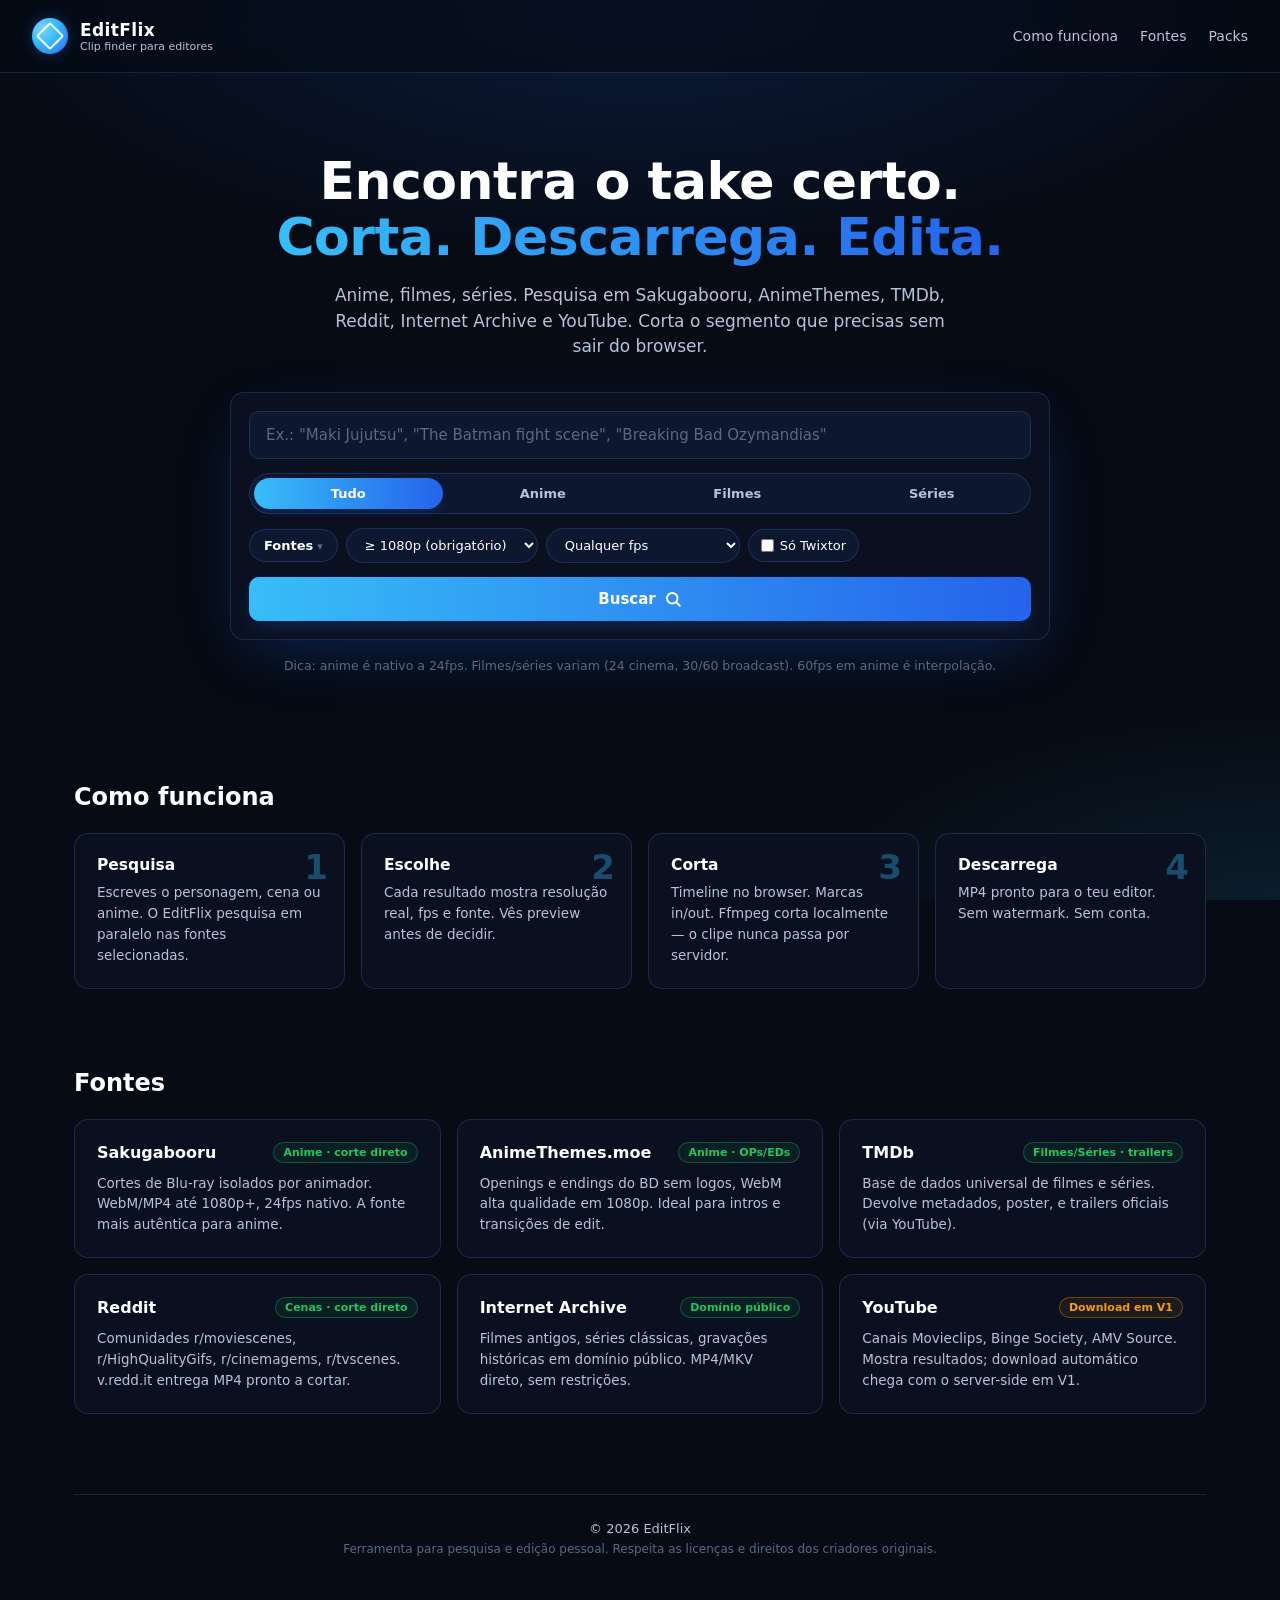
<file: editflix-site/index.html>
<!doctype html>
<html lang="pt">
<head>
<meta charset="utf-8" />
<meta name="viewport" content="width=device-width,initial-scale=1" />
<title>EditFlix — Encontra clipes para os teus edits</title>
<meta name="description" content="Motor de busca de clipes de anime em alta qualidade para editores. Sakugabooru, AnimeThemes e mais." />
<link rel="stylesheet" href="./app.css" />
</head>
<body>

<header class="topbar">
  <div class="brand">
    <div class="brand-logo"></div>
    <div class="brand-text">
      <div class="brand-name">EditFlix</div>
      <div class="brand-sub">Clip finder para editores</div>
    </div>
  </div>
  <nav class="topnav">
    <a href="#how" class="link">Como funciona</a>
    <a href="#sources" class="link">Fontes</a>
    <a href="#packs" class="link">Packs</a>
  </nav>
</header>

<main class="wrap">

  <section class="hero">
    <h1>Encontra o take certo.<br/><span class="grad">Corta. Descarrega. Edita.</span></h1>
    <p class="lead">Anime, filmes, séries. Pesquisa em Sakugabooru, AnimeThemes, TMDb, Reddit, Internet Archive e YouTube. Corta o segmento que precisas sem sair do browser.</p>

    <form class="search" id="searchForm" autocomplete="off">
      <input id="q" type="text" placeholder='Ex.: "Maki Jujutsu", "The Batman fight scene", "Breaking Bad Ozymandias"' required />

      <div class="category-row">
        <label class="cat-chip">
          <input type="radio" name="category" value="all" checked />
          <span>Tudo</span>
        </label>
        <label class="cat-chip">
          <input type="radio" name="category" value="anime" />
          <span>Anime</span>
        </label>
        <label class="cat-chip">
          <input type="radio" name="category" value="movies" />
          <span>Filmes</span>
        </label>
        <label class="cat-chip">
          <input type="radio" name="category" value="series" />
          <span>Séries</span>
        </label>
      </div>

      <div class="filters">
        <details class="sources-toggle">
          <summary>Fontes</summary>
          <div class="sources-list">
            <label class="chip"><input type="checkbox" id="src_sakuga" checked /><span>Sakugabooru</span></label>
            <label class="chip"><input type="checkbox" id="src_themes" checked /><span>AnimeThemes</span></label>
            <label class="chip"><input type="checkbox" id="src_youtube" checked /><span>YouTube</span></label>
            <label class="chip"><input type="checkbox" id="src_tmdb" checked /><span>TMDb</span></label>
            <label class="chip"><input type="checkbox" id="src_reddit" checked /><span>Reddit</span></label>
            <label class="chip"><input type="checkbox" id="src_archive" checked /><span>Archive.org</span></label>
            <label class="chip"><input type="checkbox" id="src_packs" checked /><span>Packs (curados)</span></label>
          </div>
        </details>
        <select id="minRes" class="select">
          <option value="1080" selected>≥ 1080p (obrigatório)</option>
          <option value="1440">≥ 1440p</option>
          <option value="2160">≥ 2160p (4K)</option>
        </select>
        <select id="minFps" class="select">
          <option value="0" selected>Qualquer fps</option>
          <option value="24">≥ 24 fps (nativo)</option>
          <option value="30">≥ 30 fps</option>
          <option value="60">≥ 60 fps (interpolado)</option>
        </select>
        <label class="chip">
          <input type="checkbox" id="twixtorOnly" />
          <span>Só Twixtor</span>
        </label>
      </div>
      <button class="cta" type="submit">
        <span>Buscar</span>
        <svg width="18" height="18" viewBox="0 0 24 24" fill="none" stroke="currentColor" stroke-width="2.5" stroke-linecap="round" stroke-linejoin="round"><circle cx="11" cy="11" r="7"/><path d="m21 21-4.3-4.3"/></svg>
      </button>
    </form>

    <div class="hint">
      <span>Dica: anime é nativo a 24fps. Filmes/séries variam (24 cinema, 30/60 broadcast). 60fps em anime é interpolação.</span>
    </div>

    <div id="keyWarn" class="key-warn" hidden>
      <strong>Para filmes/séries modernos activa as keys grátis</strong> — TMDb (metadados + trailers) e/ou YouTube. Sem elas, apenas Reddit e Archive.org (domínio público) devolvem resultados nesta categoria.
      <a href="https://github.com/lucasfarianinja-sketch/EuPosto/blob/master/editflix-site/README.md#youtube-data-api-v3" target="_blank" rel="noopener">Como ativar</a>
    </div>
  </section>

  <section id="results" class="results" hidden>
    <div class="results-head">
      <h2 id="resultsTitle">Resultados</h2>
      <div class="results-meta" id="resultsMeta"></div>
    </div>
    <div id="resultsGrid" class="grid"></div>
    <div id="loadMoreWrap" class="loadmore" hidden>
      <button id="loadMore" class="ghost">Carregar mais</button>
    </div>
  </section>

  <section id="empty" class="empty" hidden>
    <div class="empty-inner">
      <div class="empty-icon">🎞️</div>
      <h3>Sem resultados</h3>
      <p>Tenta outros termos, retira filtros de resolução, ou tenta em inglês (as fontes indexam melhor).</p>
    </div>
  </section>

  <section id="how" class="section">
    <h2>Como funciona</h2>
    <div class="how">
      <div class="how-card">
        <div class="how-num">1</div>
        <h3>Pesquisa</h3>
        <p>Escreves o personagem, cena ou anime. O EditFlix pesquisa em paralelo nas fontes selecionadas.</p>
      </div>
      <div class="how-card">
        <div class="how-num">2</div>
        <h3>Escolhe</h3>
        <p>Cada resultado mostra resolução real, fps e fonte. Vês preview antes de decidir.</p>
      </div>
      <div class="how-card">
        <div class="how-num">3</div>
        <h3>Corta</h3>
        <p>Timeline no browser. Marcas in/out. Ffmpeg corta localmente — o clipe nunca passa por servidor.</p>
      </div>
      <div class="how-card">
        <div class="how-num">4</div>
        <h3>Descarrega</h3>
        <p>MP4 pronto para o teu editor. Sem watermark. Sem conta.</p>
      </div>
    </div>
  </section>

  <section id="sources" class="section">
    <h2>Fontes</h2>
    <div class="sources">
      <div class="source-card">
        <div class="source-head">
          <h3>Sakugabooru</h3>
          <span class="tag ok">Anime · corte direto</span>
        </div>
        <p>Cortes de Blu-ray isolados por animador. WebM/MP4 até 1080p+, 24fps nativo. A fonte mais autêntica para anime.</p>
      </div>
      <div class="source-card">
        <div class="source-head">
          <h3>AnimeThemes.moe</h3>
          <span class="tag ok">Anime · OPs/EDs</span>
        </div>
        <p>Openings e endings do BD sem logos, WebM alta qualidade em 1080p. Ideal para intros e transições de edit.</p>
      </div>
      <div class="source-card">
        <div class="source-head">
          <h3>TMDb</h3>
          <span class="tag ok">Filmes/Séries · trailers</span>
        </div>
        <p>Base de dados universal de filmes e séries. Devolve metadados, poster, e trailers oficiais (via YouTube).</p>
      </div>
      <div class="source-card">
        <div class="source-head">
          <h3>Reddit</h3>
          <span class="tag ok">Cenas · corte direto</span>
        </div>
        <p>Comunidades r/moviescenes, r/HighQualityGifs, r/cinemagems, r/tvscenes. v.redd.it entrega MP4 pronto a cortar.</p>
      </div>
      <div class="source-card">
        <div class="source-head">
          <h3>Internet Archive</h3>
          <span class="tag ok">Domínio público</span>
        </div>
        <p>Filmes antigos, séries clássicas, gravações históricas em domínio público. MP4/MKV direto, sem restrições.</p>
      </div>
      <div class="source-card">
        <div class="source-head">
          <h3>YouTube</h3>
          <span class="tag warn">Download em V1</span>
        </div>
        <p>Canais Movieclips, Binge Society, AMV Source. Mostra resultados; download automático chega com o server-side em V1.</p>
      </div>
    </div>
  </section>

  <footer class="footer">
    <div>© 2026 EditFlix</div>
    <div class="footer-sub">Ferramenta para pesquisa e edição pessoal. Respeita as licenças e direitos dos criadores originais.</div>
  </footer>

</main>

<!-- Clip cutter modal -->
<div id="cutter" class="modal" hidden>
  <div class="modal-backdrop" data-close></div>
  <div class="modal-card">
    <div class="modal-head">
      <h3 id="cutterTitle">Cortar clipe</h3>
      <button class="icon-btn" data-close aria-label="Fechar">
        <svg width="20" height="20" viewBox="0 0 24 24" fill="none" stroke="currentColor" stroke-width="2.5" stroke-linecap="round"><path d="M18 6 6 18M6 6l12 12"/></svg>
      </button>
    </div>
    <div class="modal-body">
      <video id="cutterVideo" controls playsinline></video>
      <div class="timeline">
        <div class="time-row">
          <label>Início <span id="inLabel">0.00s</span></label>
          <input type="range" id="inRange" min="0" max="100" step="0.01" value="0" />
        </div>
        <div class="time-row">
          <label>Fim <span id="outLabel">0.00s</span></label>
          <input type="range" id="outRange" min="0" max="100" step="0.01" value="100" />
        </div>
        <div class="duration">Duração do corte: <strong id="durLabel">0.00s</strong></div>
      </div>
      <div id="cutterStatus" class="status"></div>
    </div>
    <div class="modal-foot">
      <button class="ghost" data-close>Cancelar</button>
      <button id="downloadFull" class="ghost">Descarregar completo</button>
      <button id="doCut" class="cta">
        <span>Cortar e descarregar</span>
      </button>
    </div>
  </div>
</div>

<script src="./app.js"></script>
</body>
</html>
</file>
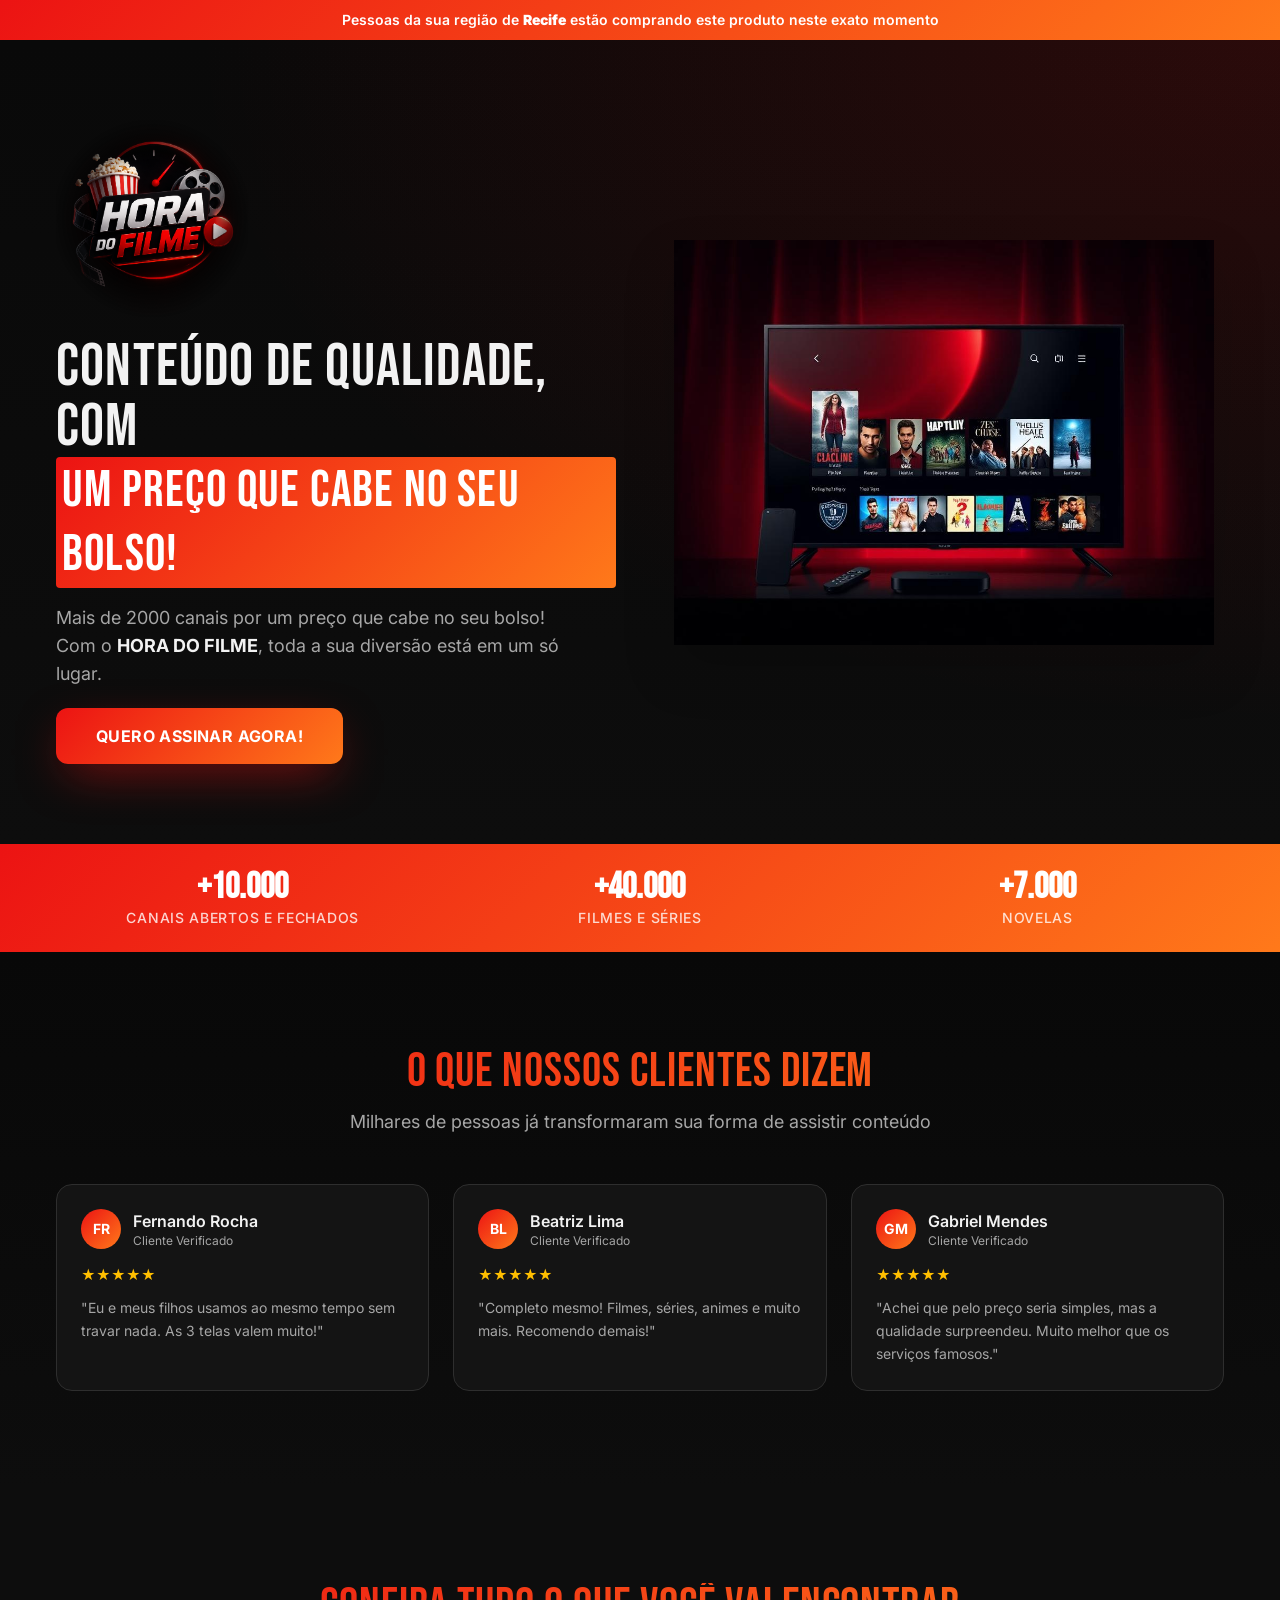
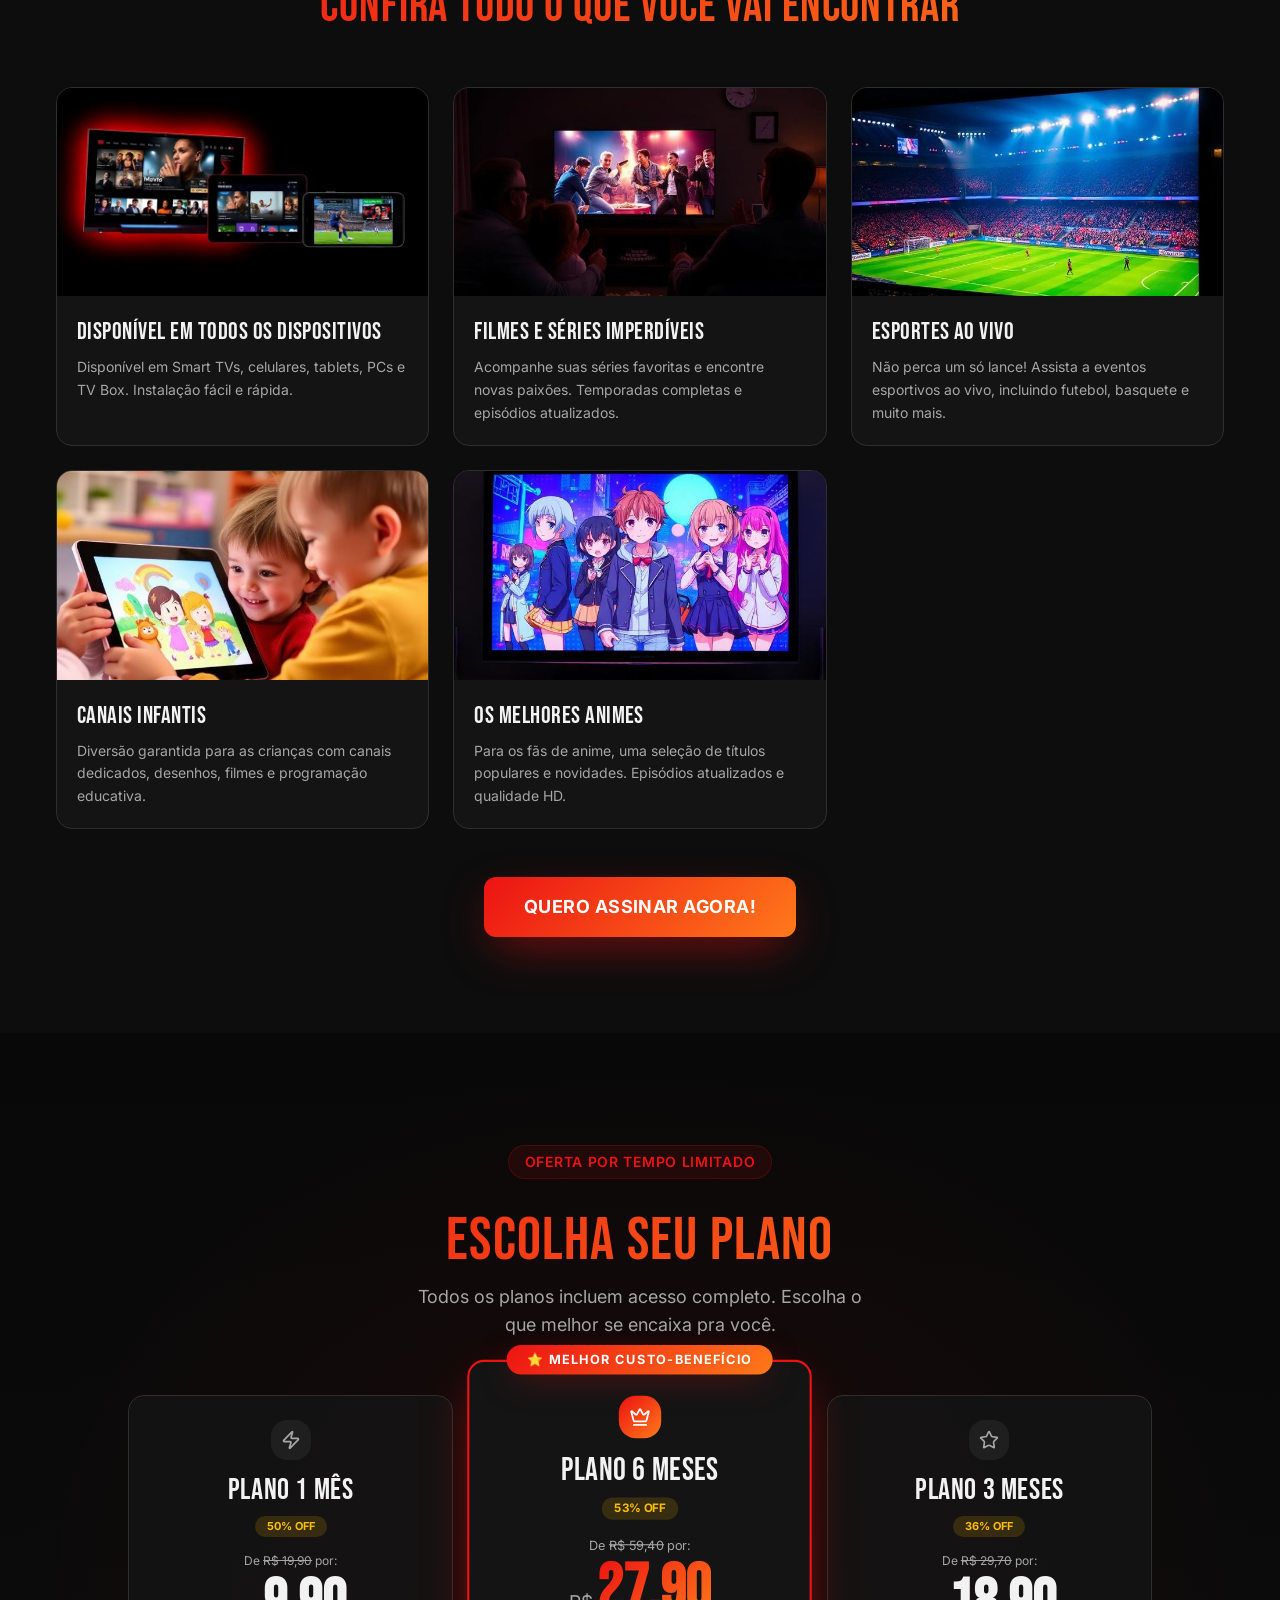
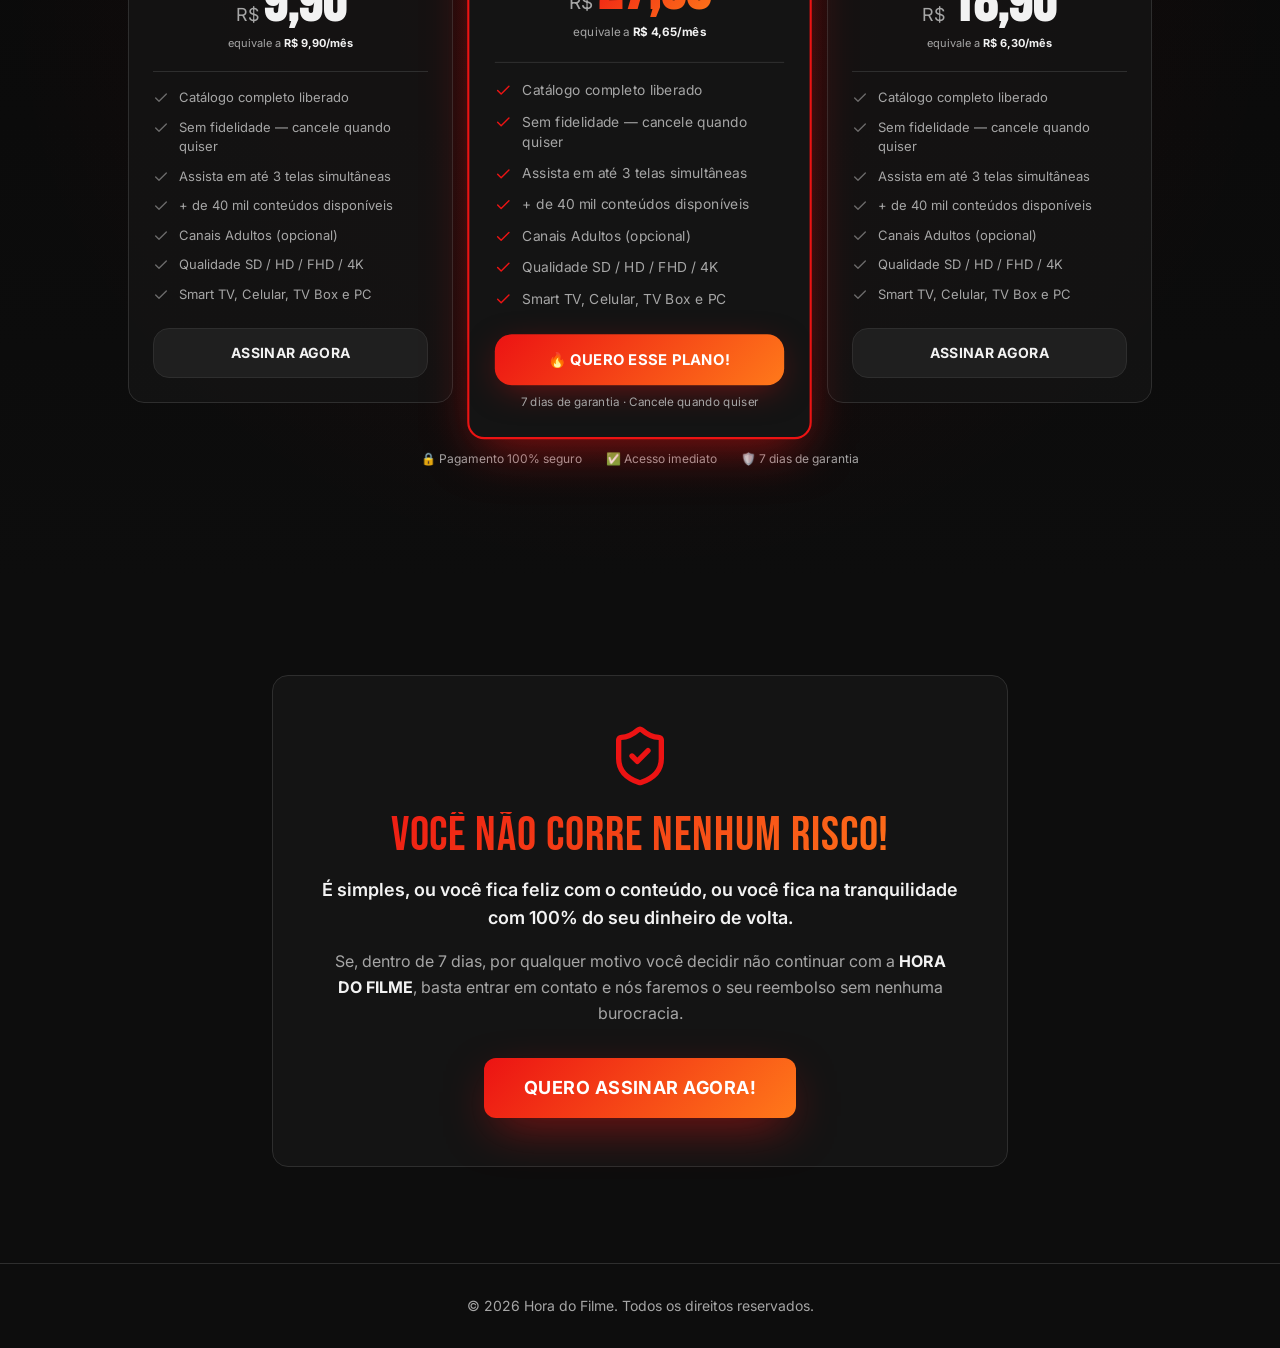
<file: filmesm7br/index.html>
<!DOCTYPE html>
<html lang="pt-BR">
<head>
<meta charset="UTF-8">
<meta name="viewport" content="width=device-width, initial-scale=1">
<title>Filmes M7 BR - Conteúdo de qualidade que cabe no seu bolso</title>
<link rel="stylesheet" href="https://fonts.googleapis.com/css2?family=Bebas+Neue&family=Inter:wght@400;500;600;700;800;900&display=swap">
<style>
@import"https://fonts.googleapis.com/css2?family=Bebas+Neue&family=Inter:wght@400;500;600;700;800&display=swap";@layer components;@layer properties{@supports (((-webkit-hyphens:none)) and (not (margin-trim:inline))) or ((-moz-orient:inline) and (not (color:rgb(from red r g b)))){*,:before,:after,::backdrop{--tw-translate-x:0;--tw-translate-y:0;--tw-translate-z:0;--tw-rotate-x:initial;--tw-rotate-y:initial;--tw-rotate-z:initial;--tw-skew-x:initial;--tw-skew-y:initial;--tw-space-y-reverse:0;--tw-space-x-reverse:0;--tw-border-style:solid;--tw-leading:initial;--tw-font-weight:initial;--tw-tracking:initial;--tw-ordinal:initial;--tw-slashed-zero:initial;--tw-numeric-figure:initial;--tw-numeric-spacing:initial;--tw-numeric-fraction:initial;--tw-shadow:0 0 #0000;--tw-shadow-color:initial;--tw-shadow-alpha:100%;--tw-inset-shadow:0 0 #0000;--tw-inset-shadow-color:initial;--tw-inset-shadow-alpha:100%;--tw-ring-color:initial;--tw-ring-shadow:0 0 #0000;--tw-inset-ring-color:initial;--tw-inset-ring-shadow:0 0 #0000;--tw-ring-inset:initial;--tw-ring-offset-width:0px;--tw-ring-offset-color:#fff;--tw-ring-offset-shadow:0 0 #0000;--tw-outline-style:solid;--tw-blur:initial;--tw-brightness:initial;--tw-contrast:initial;--tw-grayscale:initial;--tw-hue-rotate:initial;--tw-invert:initial;--tw-opacity:initial;--tw-saturate:initial;--tw-sepia:initial;--tw-drop-shadow:initial;--tw-drop-shadow-color:initial;--tw-drop-shadow-alpha:100%;--tw-drop-shadow-size:initial;--tw-duration:initial;--tw-ease:initial;--tw-scale-x:1;--tw-scale-y:1;--tw-scale-z:1;--tw-content:"";--tw-animation-delay:0s;--tw-animation-direction:normal;--tw-animation-duration:initial;--tw-animation-fill-mode:none;--tw-animation-iteration-count:1;--tw-enter-blur:0;--tw-enter-opacity:1;--tw-enter-rotate:0;--tw-enter-scale:1;--tw-enter-translate-x:0;--tw-enter-translate-y:0;--tw-exit-blur:0;--tw-exit-opacity:1;--tw-exit-rotate:0;--tw-exit-scale:1;--tw-exit-translate-x:0;--tw-exit-translate-y:0}}}@layer theme{:root,:host{--font-sans:ui-sans-serif, system-ui, sans-serif, "Apple Color Emoji", "Segoe UI Emoji", "Segoe UI Symbol", "Noto Color Emoji";--font-mono:ui-monospace, SFMono-Regular, Menlo, Monaco, Consolas, "Liberation Mono", "Courier New", monospace;--color-black:#000;--spacing:.25rem;--container-xs:20rem;--container-sm:24rem;--container-md:28rem;--container-lg:32rem;--container-3xl:48rem;--container-5xl:64rem;--text-xs:.75rem;--text-xs--line-height:calc(1 / .75);--text-sm:.875rem;--text-sm--line-height:calc(1.25 / .875);--text-base:1rem;--text-base--line-height: 1.5 ;--text-lg:1.125rem;--text-lg--line-height:calc(1.75 / 1.125);--text-xl:1.25rem;--text-xl--line-height:calc(1.75 / 1.25);--text-2xl:1.5rem;--text-2xl--line-height:calc(2 / 1.5);--text-3xl:1.875rem;--text-3xl--line-height: 1.2 ;--text-4xl:2.25rem;--text-4xl--line-height:calc(2.5 / 2.25);--text-5xl:3rem;--text-5xl--line-height:1;--text-6xl:3.75rem;--text-6xl--line-height:1;--text-7xl:4.5rem;--text-7xl--line-height:1;--font-weight-normal:400;--font-weight-medium:500;--font-weight-semibold:600;--font-weight-bold:700;--tracking-tight:-.025em;--tracking-wide:.025em;--tracking-wider:.05em;--tracking-widest:.1em;--leading-tight:1.25;--leading-relaxed:1.625;--radius-2xl:1rem;--drop-shadow-2xl:0 25px 25px #00000026;--ease-in-out:cubic-bezier(.4, 0, .2, 1);--animate-pulse:pulse 2s cubic-bezier(.4, 0, .6, 1) infinite;--aspect-video:16 / 9;--default-transition-duration:.15s;--default-transition-timing-function:cubic-bezier(.4, 0, .2, 1);--default-font-family:var(--font-sans);--default-mono-font-family:var(--font-mono);--color-background:var(--background);--color-foreground:var(--foreground);--color-border:var(--border)}}@layer base{*,:after,:before,::backdrop{box-sizing:border-box;border:0 solid;margin:0;padding:0}::file-selector-button{box-sizing:border-box;border:0 solid;margin:0;padding:0}html,:host{-webkit-text-size-adjust:100%;tab-size:4;line-height:1.5;font-family:var(--default-font-family,ui-sans-serif, system-ui, sans-serif, "Apple Color Emoji", "Segoe UI Emoji", "Segoe UI Symbol", "Noto Color Emoji");font-feature-settings:var(--default-font-feature-settings,normal);font-variation-settings:var(--default-font-variation-settings,normal);-webkit-tap-highlight-color:transparent}hr{height:0;color:inherit;border-top-width:1px}abbr:where([title]){-webkit-text-decoration:underline dotted;text-decoration:underline dotted}h1,h2,h3,h4,h5,h6{font-size:inherit;font-weight:inherit}a{color:inherit;-webkit-text-decoration:inherit;text-decoration:inherit}b,strong{font-weight:bolder}code,kbd,samp,pre{font-family:var(--default-mono-font-family,ui-monospace, SFMono-Regular, Menlo, Monaco, Consolas, "Liberation Mono", "Courier New", monospace);font-feature-settings:var(--default-mono-font-feature-settings,normal);font-variation-settings:var(--default-mono-font-variation-settings,normal);font-size:1em}small{font-size:80%}sub,sup{vertical-align:baseline;font-size:75%;line-height:0;position:relative}sub{bottom:-.25em}sup{top:-.5em}table{text-indent:0;border-color:inherit;border-collapse:collapse}:-moz-focusring{outline:auto}progress{vertical-align:baseline}summary{display:list-item}ol,ul,menu{list-style:none}img,svg,video,canvas,audio,iframe,embed,object{vertical-align:middle;display:block}img,video{max-width:100%;height:auto}button,input,select,optgroup,textarea{font:inherit;font-feature-settings:inherit;font-variation-settings:inherit;letter-spacing:inherit;color:inherit;opacity:1;background-color:#0000;border-radius:0}::file-selector-button{font:inherit;font-feature-settings:inherit;font-variation-settings:inherit;letter-spacing:inherit;color:inherit;opacity:1;background-color:#0000;border-radius:0}:where(select:is([multiple],[size])) optgroup{font-weight:bolder}:where(select:is([multiple],[size])) optgroup option{padding-inline-start:20px}::file-selector-button{margin-inline-end:4px}::placeholder{opacity:1}@supports (not ((-webkit-appearance:-apple-pay-button))) or (contain-intrinsic-size:1px){::placeholder{color:currentColor}@supports (color:color-mix(in lab,red,red)){::placeholder{color:color-mix(in oklab,currentcolor 50%,transparent)}}}textarea{resize:vertical}::-webkit-search-decoration{-webkit-appearance:none}::-webkit-date-and-time-value{min-height:1lh;text-align:inherit}::-webkit-datetime-edit{display:inline-flex}::-webkit-datetime-edit-fields-wrapper{padding:0}::-webkit-datetime-edit{padding-block:0}::-webkit-datetime-edit-year-field{padding-block:0}::-webkit-datetime-edit-month-field{padding-block:0}::-webkit-datetime-edit-day-field{padding-block:0}::-webkit-datetime-edit-hour-field{padding-block:0}::-webkit-datetime-edit-minute-field{padding-block:0}::-webkit-datetime-edit-second-field{padding-block:0}::-webkit-datetime-edit-millisecond-field{padding-block:0}::-webkit-datetime-edit-meridiem-field{padding-block:0}::-webkit-calendar-picker-indicator{line-height:1}:-moz-ui-invalid{box-shadow:none}button,input:where([type=button],[type=reset],[type=submit]){appearance:button}::file-selector-button{appearance:button}::-webkit-inner-spin-button{height:auto}::-webkit-outer-spin-button{height:auto}[hidden]:where(:not([hidden=until-found])){display:none!important}*{border-color:var(--color-border)}body{background-color:var(--color-background);color:var(--color-foreground);font-family:Inter,sans-serif}h1,h2,h3,h4,h5,h6{letter-spacing:.02em;font-family:Bebas Neue,sans-serif}}@layer utilities{.pointer-events-none{pointer-events:none}.invisible{visibility:hidden}.visible{visibility:visible}.sr-only{clip-path:inset(50%);white-space:nowrap;border-width:0;width:1px;height:1px;margin:-1px;padding:0;position:absolute;overflow:hidden}.absolute{position:absolute}.fixed{position:fixed}.relative{position:relative}.inset-0{inset:calc(var(--spacing) * 0)}.inset-x-0{inset-inline:calc(var(--spacing) * 0)}.inset-y-0{inset-block:calc(var(--spacing) * 0)}.start{inset-inline-start:var(--spacing)}.-top-4{top:calc(var(--spacing) * -4)}.-top-12{top:calc(var(--spacing) * -12)}.top-0{top:calc(var(--spacing) * 0)}.top-1\.5{top:calc(var(--spacing) * 1.5)}.top-1\/2{top:50%}.top-3\.5{top:calc(var(--spacing) * 3.5)}.top-4{top:calc(var(--spacing) * 4)}.top-\[1px\]{top:1px}.top-\[50\%\]{top:50%}.top-\[60\%\]{top:60%}.top-full{top:100%}.-right-12{right:calc(var(--spacing) * -12)}.right-0{right:calc(var(--spacing) * 0)}.right-1{right:calc(var(--spacing) * 1)}.right-2{right:calc(var(--spacing) * 2)}.right-3{right:calc(var(--spacing) * 3)}.right-4{right:calc(var(--spacing) * 4)}.-bottom-12{bottom:calc(var(--spacing) * -12)}.bottom-0{bottom:calc(var(--spacing) * 0)}.bottom-4{bottom:calc(var(--spacing) * 4)}.-left-12{left:calc(var(--spacing) * -12)}.left-0{left:calc(var(--spacing) * 0)}.left-1\/2{left:50%}.left-2{left:calc(var(--spacing) * 2)}.left-4{left:calc(var(--spacing) * 4)}.left-\[50\%\]{left:50%}.z-10{z-index:10}.z-20{z-index:20}.z-50{z-index:50}.z-\[1\]{z-index:1}.container{width:100%}@media(min-width:40rem){.container{max-width:40rem}}@media(min-width:48rem){.container{max-width:48rem}}@media(min-width:64rem){.container{max-width:64rem}}@media(min-width:80rem){.container{max-width:80rem}}@media(min-width:96rem){.container{max-width:96rem}}.container{max-width:1200px;margin-inline:auto;padding-inline:1rem}.-mx-1{margin-inline:calc(var(--spacing) * -1)}.mx-2{margin-inline:calc(var(--spacing) * 2)}.mx-3\.5{margin-inline:calc(var(--spacing) * 3.5)}.mx-6{margin-inline:calc(var(--spacing) * 6)}.mx-auto{margin-inline:auto}.my-0\.5{margin-block:calc(var(--spacing) * .5)}.my-1{margin-block:calc(var(--spacing) * 1)}.my-4{margin-block:calc(var(--spacing) * 4)}.-mt-4{margin-top:calc(var(--spacing) * -4)}.mt-0\.5{margin-top:calc(var(--spacing) * .5)}.mt-1\.5{margin-top:calc(var(--spacing) * 1.5)}.mt-2{margin-top:calc(var(--spacing) * 2)}.mt-4{margin-top:calc(var(--spacing) * 4)}.mt-6{margin-top:calc(var(--spacing) * 6)}.mt-8{margin-top:calc(var(--spacing) * 8)}.mt-12{margin-top:calc(var(--spacing) * 12)}.mt-24{margin-top:calc(var(--spacing) * 24)}.mt-auto{margin-top:auto}.mr-2{margin-right:calc(var(--spacing) * 2)}.mb-1{margin-bottom:calc(var(--spacing) * 1)}.mb-2{margin-bottom:calc(var(--spacing) * 2)}.mb-3{margin-bottom:calc(var(--spacing) * 3)}.mb-4{margin-bottom:calc(var(--spacing) * 4)}.mb-5{margin-bottom:calc(var(--spacing) * 5)}.mb-6{margin-bottom:calc(var(--spacing) * 6)}.mb-8{margin-bottom:calc(var(--spacing) * 8)}.mb-12{margin-bottom:calc(var(--spacing) * 12)}.mb-14{margin-bottom:calc(var(--spacing) * 14)}.-ml-4{margin-left:calc(var(--spacing) * -4)}.ml-1{margin-left:calc(var(--spacing) * 1)}.ml-auto{margin-left:auto}.block{display:block}.flex{display:flex}.grid{display:grid}.hidden{display:none}.inline-block{display:inline-block}.inline-flex{display:inline-flex}.table{display:table}.aspect-square{aspect-ratio:1}.aspect-video{aspect-ratio:var(--aspect-video)}.size-\(--cell-size\){width:var(--cell-size);height:var(--cell-size)}.size-4{width:calc(var(--spacing) * 4);height:calc(var(--spacing) * 4)}.h-\(--cell-size\){height:var(--cell-size)}.h-1\.5{height:calc(var(--spacing) * 1.5)}.h-2{height:calc(var(--spacing) * 2)}.h-2\.5{height:calc(var(--spacing) * 2.5)}.h-3{height:calc(var(--spacing) * 3)}.h-3\.5{height:calc(var(--spacing) * 3.5)}.h-4{height:calc(var(--spacing) * 4)}.h-5{height:calc(var(--spacing) * 5)}.h-7{height:calc(var(--spacing) * 7)}.h-8{height:calc(var(--spacing) * 8)}.h-9{height:calc(var(--spacing) * 9)}.h-10{height:calc(var(--spacing) * 10)}.h-12{height:calc(var(--spacing) * 12)}.h-16{height:calc(var(--spacing) * 16)}.h-\[1px\]{height:1px}.h-\[var\(--radix-navigation-menu-viewport-height\)\]{height:var(--radix-navigation-menu-viewport-height)}.h-\[var\(--radix-select-trigger-height\)\]{height:var(--radix-select-trigger-height)}.h-auto{height:auto}.h-full{height:100%}.h-px{height:1px}.h-svh{height:100svh}.max-h-\(--radix-context-menu-content-available-height\){max-height:var(--radix-context-menu-content-available-height)}.max-h-\(--radix-select-content-available-height\){max-height:var(--radix-select-content-available-height)}.max-h-\[300px\]{max-height:300px}.max-h-\[var\(--radix-dropdown-menu-content-available-height\)\]{max-height:var(--radix-dropdown-menu-content-available-height)}.min-h-0{min-height:calc(var(--spacing) * 0)}.min-h-\[60px\]{min-height:60px}.min-h-screen{min-height:100vh}.min-h-svh{min-height:100svh}.w-\(--cell-size\){width:var(--cell-size)}.w-\(--sidebar-width\){width:var(--sidebar-width)}.w-0{width:calc(var(--spacing) * 0)}.w-1{width:calc(var(--spacing) * 1)}.w-2{width:calc(var(--spacing) * 2)}.w-2\.5{width:calc(var(--spacing) * 2.5)}.w-3{width:calc(var(--spacing) * 3)}.w-3\.5{width:calc(var(--spacing) * 3.5)}.w-3\/4{width:75%}.w-4{width:calc(var(--spacing) * 4)}.w-5{width:calc(var(--spacing) * 5)}.w-7{width:calc(var(--spacing) * 7)}.w-8{width:calc(var(--spacing) * 8)}.w-9{width:calc(var(--spacing) * 9)}.w-10{width:calc(var(--spacing) * 10)}.w-16{width:calc(var(--spacing) * 16)}.w-36{width:calc(var(--spacing) * 36)}.w-64{width:calc(var(--spacing) * 64)}.w-72{width:calc(var(--spacing) * 72)}.w-\[1px\]{width:1px}.w-\[100px\]{width:100px}.w-auto{width:auto}.w-fit{width:fit-content}.w-full{width:100%}.w-max{width:max-content}.w-px{width:1px}.max-w-\(--skeleton-width\){max-width:var(--skeleton-width)}.max-w-3xl{max-width:var(--container-3xl)}.max-w-5xl{max-width:var(--container-5xl)}.max-w-\[540px\]{max-width:540px}.max-w-lg{max-width:var(--container-lg)}.max-w-max{max-width:max-content}.max-w-md{max-width:var(--container-md)}.max-w-xs{max-width:var(--container-xs)}.min-w-\(--cell-size\){min-width:var(--cell-size)}.min-w-0{min-width:calc(var(--spacing) * 0)}.min-w-5{min-width:calc(var(--spacing) * 5)}.min-w-8{min-width:calc(var(--spacing) * 8)}.min-w-9{min-width:calc(var(--spacing) * 9)}.min-w-10{min-width:calc(var(--spacing) * 10)}.min-w-\[8rem\]{min-width:8rem}.min-w-\[12rem\]{min-width:12rem}.min-w-\[var\(--radix-select-trigger-width\)\]{min-width:var(--radix-select-trigger-width)}.flex-1{flex:1}.flex-shrink-0,.shrink-0{flex-shrink:0}.grow{flex-grow:1}.grow-0{flex-grow:0}.basis-full{flex-basis:100%}.caption-bottom{caption-side:bottom}.border-collapse{border-collapse:collapse}.origin-\(--radix-context-menu-content-transform-origin\){transform-origin:var(--radix-context-menu-content-transform-origin)}.origin-\(--radix-dropdown-menu-content-transform-origin\){transform-origin:var(--radix-dropdown-menu-content-transform-origin)}.origin-\(--radix-hover-card-content-transform-origin\){transform-origin:var(--radix-hover-card-content-transform-origin)}.origin-\(--radix-menubar-content-transform-origin\){transform-origin:var(--radix-menubar-content-transform-origin)}.origin-\(--radix-popover-content-transform-origin\){transform-origin:var(--radix-popover-content-transform-origin)}.origin-\(--radix-select-content-transform-origin\){transform-origin:var(--radix-select-content-transform-origin)}.origin-\(--radix-tooltip-content-transform-origin\){transform-origin:var(--radix-tooltip-content-transform-origin)}.-translate-x-1\/2{--tw-translate-x: -50% ;translate:var(--tw-translate-x) var(--tw-translate-y)}.-translate-x-px{--tw-translate-x:-1px;translate:var(--tw-translate-x) var(--tw-translate-y)}.translate-x-\[-50\%\]{--tw-translate-x:-50%;translate:var(--tw-translate-x) var(--tw-translate-y)}.translate-x-px{--tw-translate-x:1px;translate:var(--tw-translate-x) var(--tw-translate-y)}.-translate-y-1\/2{--tw-translate-y: -50% ;translate:var(--tw-translate-x) var(--tw-translate-y)}.translate-y-\[-50\%\]{--tw-translate-y:-50%;translate:var(--tw-translate-x) var(--tw-translate-y)}.rotate-45{rotate:45deg}.rotate-90{rotate:90deg}.transform{transform:var(--tw-rotate-x,) var(--tw-rotate-y,) var(--tw-rotate-z,) var(--tw-skew-x,) var(--tw-skew-y,)}.animate-caret-blink{animation:1.25s ease-out infinite caret-blink}.animate-in{animation:enter var(--tw-animation-duration,var(--tw-duration,.15s))var(--tw-ease,ease)var(--tw-animation-delay,0s)var(--tw-animation-iteration-count,1)var(--tw-animation-direction,normal)var(--tw-animation-fill-mode,none)}.animate-pulse{animation:var(--animate-pulse)}.animate-slide-up{animation:.6s ease-out slide-up}.cursor-default{cursor:default}.cursor-pointer{cursor:pointer}.touch-none{touch-action:none}.scroll-mt-8{scroll-margin-top:calc(var(--spacing) * 8)}.list-none{list-style-type:none}.grid-cols-1{grid-template-columns:repeat(1,minmax(0,1fr))}.flex-col{flex-direction:column}.flex-col-reverse{flex-direction:column-reverse}.flex-row{flex-direction:row}.flex-wrap{flex-wrap:wrap}.place-content-center{place-content:center}.items-baseline{align-items:baseline}.items-center{align-items:center}.items-end{align-items:flex-end}.items-start{align-items:flex-start}.items-stretch{align-items:stretch}.justify-between{justify-content:space-between}.justify-center{justify-content:center}.gap-1{gap:calc(var(--spacing) * 1)}.gap-1\.5{gap:calc(var(--spacing) * 1.5)}.gap-2{gap:calc(var(--spacing) * 2)}.gap-2\.5{gap:calc(var(--spacing) * 2.5)}.gap-3{gap:calc(var(--spacing) * 3)}.gap-4{gap:calc(var(--spacing) * 4)}.gap-5{gap:calc(var(--spacing) * 5)}.gap-6{gap:calc(var(--spacing) * 6)}:where(.space-y-1\.5>:not(:last-child)){--tw-space-y-reverse:0;margin-block-start:calc(calc(var(--spacing) * 1.5) * var(--tw-space-y-reverse));margin-block-end:calc(calc(var(--spacing) * 1.5) * calc(1 - var(--tw-space-y-reverse)))}:where(.space-y-2>:not(:last-child)){--tw-space-y-reverse:0;margin-block-start:calc(calc(var(--spacing) * 2) * var(--tw-space-y-reverse));margin-block-end:calc(calc(var(--spacing) * 2) * calc(1 - var(--tw-space-y-reverse)))}:where(.space-y-2\.5>:not(:last-child)){--tw-space-y-reverse:0;margin-block-start:calc(calc(var(--spacing) * 2.5) * var(--tw-space-y-reverse));margin-block-end:calc(calc(var(--spacing) * 2.5) * calc(1 - var(--tw-space-y-reverse)))}:where(.space-x-1>:not(:last-child)){--tw-space-x-reverse:0;margin-inline-start:calc(calc(var(--spacing) * 1) * var(--tw-space-x-reverse));margin-inline-end:calc(calc(var(--spacing) * 1) * calc(1 - var(--tw-space-x-reverse)))}.overflow-auto{overflow:auto}.overflow-hidden{overflow:hidden}.overflow-x-hidden{overflow-x:hidden}.overflow-y-auto{overflow-y:auto}.rounded{border-radius:.25rem}.rounded-2xl{border-radius:var(--radius-2xl)}.rounded-\[2px\]{border-radius:2px}.rounded-\[inherit\]{border-radius:inherit}.rounded-full{border-radius:3.40282e38px}.rounded-lg{border-radius:var(--radius)}.rounded-md{border-radius:calc(var(--radius) - 2px)}.rounded-none{border-radius:0}.rounded-sm{border-radius:calc(var(--radius) - 4px)}.rounded-xl{border-radius:calc(var(--radius) + 4px)}.rounded-t-\[10px\]{border-top-left-radius:10px;border-top-right-radius:10px}.rounded-l-md{border-top-left-radius:calc(var(--radius) - 2px);border-bottom-left-radius:calc(var(--radius) - 2px)}.rounded-tl-sm{border-top-left-radius:calc(var(--radius) - 4px)}.rounded-r-md{border-top-right-radius:calc(var(--radius) - 2px);border-bottom-right-radius:calc(var(--radius) - 2px)}.border{border-style:var(--tw-border-style);border-width:1px}.border-2{border-style:var(--tw-border-style);border-width:2px}.border-\[1\.5px\]{border-style:var(--tw-border-style);border-width:1.5px}.border-y{border-block-style:var(--tw-border-style);border-block-width:1px}.border-t{border-top-style:var(--tw-border-style);border-top-width:1px}.border-r{border-right-style:var(--tw-border-style);border-right-width:1px}.border-b{border-bottom-style:var(--tw-border-style);border-bottom-width:1px}.border-l{border-left-style:var(--tw-border-style);border-left-width:1px}.border-dashed{--tw-border-style:dashed;border-style:dashed}.border-\(--color-border\){border-color:var(--color-border)}.border-border,.border-border\/50{border-color:var(--border)}@supports (color:color-mix(in lab,red,red)){.border-border\/50{border-color:color-mix(in oklab,var(--border) 50%,transparent)}}.border-destructive\/50{border-color:var(--destructive)}@supports (color:color-mix(in lab,red,red)){.border-destructive\/50{border-color:color-mix(in oklab,var(--destructive) 50%,transparent)}}.border-input{border-color:var(--input)}.border-primary,.border-primary\/20{border-color:var(--primary)}@supports (color:color-mix(in lab,red,red)){.border-primary\/20{border-color:color-mix(in oklab,var(--primary) 20%,transparent)}}.border-primary\/50{border-color:var(--primary)}@supports (color:color-mix(in lab,red,red)){.border-primary\/50{border-color:color-mix(in oklab,var(--primary) 50%,transparent)}}.border-transparent{border-color:#0000}.border-t-transparent{border-top-color:#0000}.border-l-transparent{border-left-color:#0000}.bg-\(--color-bg\){background-color:var(--color-bg)}.bg-accent{background-color:var(--accent)}.bg-background{background-color:var(--background)}.bg-black\/80{background-color:#000c}@supports (color:color-mix(in lab,red,red)){.bg-black\/80{background-color:color-mix(in oklab,var(--color-black) 80%,transparent)}}.bg-border{background-color:var(--border)}.bg-card,.bg-card\/80{background-color:var(--card)}@supports (color:color-mix(in lab,red,red)){.bg-card\/80{background-color:color-mix(in oklab,var(--card) 80%,transparent)}}.bg-destructive{background-color:var(--destructive)}.bg-foreground{background-color:var(--foreground)}.bg-highlight\/15{background-color:var(--highlight)}@supports (color:color-mix(in lab,red,red)){.bg-highlight\/15{background-color:color-mix(in oklab,var(--highlight) 15%,transparent)}}.bg-muted,.bg-muted\/50{background-color:var(--muted)}@supports (color:color-mix(in lab,red,red)){.bg-muted\/50{background-color:color-mix(in oklab,var(--muted) 50%,transparent)}}.bg-popover{background-color:var(--popover)}.bg-primary,.bg-primary\/10{background-color:var(--primary)}@supports (color:color-mix(in lab,red,red)){.bg-primary\/10{background-color:color-mix(in oklab,var(--primary) 10%,transparent)}}.bg-primary\/20{background-color:var(--primary)}@supports (color:color-mix(in lab,red,red)){.bg-primary\/20{background-color:color-mix(in oklab,var(--primary) 20%,transparent)}}.bg-secondary{background-color:var(--secondary)}.bg-transparent{background-color:#0000}.bg-\[radial-gradient\(ellipse_at_center\,color-mix\(in_srgb\,var\(--primary\)_8\%\,transparent\)\,transparent_70\%\)\]{background-image:radial-gradient(ellipse at center,var(--primary),transparent 70%)}@supports (color:color-mix(in lab,red,red)){.bg-\[radial-gradient\(ellipse_at_center\,color-mix\(in_srgb\,var\(--primary\)_8\%\,transparent\)\,transparent_70\%\)\]{background-image:radial-gradient(ellipse at center,color-mix(in srgb,var(--primary) 8%,transparent),transparent 70%)}}.bg-\[radial-gradient\(ellipse_at_top_right\,color-mix\(in_srgb\,var\(--primary\)_15\%\,transparent\)\,transparent_60\%\)\]{background-image:radial-gradient(ellipse at top right,var(--primary),transparent 60%)}@supports (color:color-mix(in lab,red,red)){.bg-\[radial-gradient\(ellipse_at_top_right\,color-mix\(in_srgb\,var\(--primary\)_15\%\,transparent\)\,transparent_60\%\)\]{background-image:radial-gradient(ellipse at top right,color-mix(in srgb,var(--primary) 15%,transparent),transparent 60%)}}.text-gradient-fire{background:linear-gradient(135deg,var(--primary),var(--accent));-webkit-text-fill-color:transparent;-webkit-background-clip:text;background-clip:text}.fill-current{fill:currentColor}.fill-primary{fill:var(--primary)}.object-cover{object-fit:cover}.p-0{padding:calc(var(--spacing) * 0)}.p-1{padding:calc(var(--spacing) * 1)}.p-2{padding:calc(var(--spacing) * 2)}.p-3{padding:calc(var(--spacing) * 3)}.p-4{padding:calc(var(--spacing) * 4)}.p-5{padding:calc(var(--spacing) * 5)}.p-6{padding:calc(var(--spacing) * 6)}.p-8{padding:calc(var(--spacing) * 8)}.p-\[1px\]{padding:1px}.px-\(--cell-size\){padding-inline:var(--cell-size)}.px-1{padding-inline:calc(var(--spacing) * 1)}.px-1\.5{padding-inline:calc(var(--spacing) * 1.5)}.px-2{padding-inline:calc(var(--spacing) * 2)}.px-2\.5{padding-inline:calc(var(--spacing) * 2.5)}.px-3{padding-inline:calc(var(--spacing) * 3)}.px-4{padding-inline:calc(var(--spacing) * 4)}.px-5{padding-inline:calc(var(--spacing) * 5)}.px-6{padding-inline:calc(var(--spacing) * 6)}.px-8{padding-inline:calc(var(--spacing) * 8)}.px-10{padding-inline:calc(var(--spacing) * 10)}.py-0\.5{padding-block:calc(var(--spacing) * .5)}.py-1{padding-block:calc(var(--spacing) * 1)}.py-1\.5{padding-block:calc(var(--spacing) * 1.5)}.py-2{padding-block:calc(var(--spacing) * 2)}.py-2\.5{padding-block:calc(var(--spacing) * 2.5)}.py-3{padding-block:calc(var(--spacing) * 3)}.py-3\.5{padding-block:calc(var(--spacing) * 3.5)}.py-4{padding-block:calc(var(--spacing) * 4)}.py-6{padding-block:calc(var(--spacing) * 6)}.py-8{padding-block:calc(var(--spacing) * 8)}.py-16{padding-block:calc(var(--spacing) * 16)}.py-20{padding-block:calc(var(--spacing) * 20)}.pt-0{padding-top:calc(var(--spacing) * 0)}.pt-3{padding-top:calc(var(--spacing) * 3)}.pt-4{padding-top:calc(var(--spacing) * 4)}.pt-6{padding-top:calc(var(--spacing) * 6)}.pt-8{padding-top:calc(var(--spacing) * 8)}.pr-1{padding-right:calc(var(--spacing) * 1)}.pr-2{padding-right:calc(var(--spacing) * 2)}.pr-2\.5{padding-right:calc(var(--spacing) * 2.5)}.pr-8{padding-right:calc(var(--spacing) * 8)}.pb-2{padding-bottom:calc(var(--spacing) * 2)}.pb-3{padding-bottom:calc(var(--spacing) * 3)}.pb-4{padding-bottom:calc(var(--spacing) * 4)}.pl-2{padding-left:calc(var(--spacing) * 2)}.pl-2\.5{padding-left:calc(var(--spacing) * 2.5)}.pl-4{padding-left:calc(var(--spacing) * 4)}.pl-8{padding-left:calc(var(--spacing) * 8)}.text-center{text-align:center}.text-left{text-align:left}.align-middle{vertical-align:middle}.font-mono{font-family:var(--font-mono)}.text-2xl{font-size:var(--text-2xl);line-height:var(--tw-leading,var(--text-2xl--line-height))}.text-3xl{font-size:var(--text-3xl);line-height:var(--tw-leading,var(--text-3xl--line-height))}.text-4xl{font-size:var(--text-4xl);line-height:var(--tw-leading,var(--text-4xl--line-height))}.text-5xl{font-size:var(--text-5xl);line-height:var(--tw-leading,var(--text-5xl--line-height))}.text-7xl{font-size:var(--text-7xl);line-height:var(--tw-leading,var(--text-7xl--line-height))}.text-base{font-size:var(--text-base);line-height:var(--tw-leading,var(--text-base--line-height))}.text-lg{font-size:var(--text-lg);line-height:var(--tw-leading,var(--text-lg--line-height))}.text-sm{font-size:var(--text-sm);line-height:var(--tw-leading,var(--text-sm--line-height))}.text-xl{font-size:var(--text-xl);line-height:var(--tw-leading,var(--text-xl--line-height))}.text-xs{font-size:var(--text-xs);line-height:var(--tw-leading,var(--text-xs--line-height))}.text-\[0\.8rem\]{font-size:.8rem}.text-\[0\.85em\]{font-size:.85em}.text-\[11px\]{font-size:11px}.text-\[13px\]{font-size:13px}.leading-\[1\],.leading-none{--tw-leading:1;line-height:1}.leading-relaxed{--tw-leading:var(--leading-relaxed);line-height:var(--leading-relaxed)}.leading-tight{--tw-leading:var(--leading-tight);line-height:var(--leading-tight)}.font-bold{--tw-font-weight:var(--font-weight-bold);font-weight:var(--font-weight-bold)}.font-medium{--tw-font-weight:var(--font-weight-medium);font-weight:var(--font-weight-medium)}.font-normal{--tw-font-weight:var(--font-weight-normal);font-weight:var(--font-weight-normal)}.font-semibold{--tw-font-weight:var(--font-weight-semibold);font-weight:var(--font-weight-semibold)}.tracking-tight{--tw-tracking:var(--tracking-tight);letter-spacing:var(--tracking-tight)}.tracking-wide{--tw-tracking:var(--tracking-wide);letter-spacing:var(--tracking-wide)}.tracking-wider{--tw-tracking:var(--tracking-wider);letter-spacing:var(--tracking-wider)}.tracking-widest{--tw-tracking:var(--tracking-widest);letter-spacing:var(--tracking-widest)}.break-words{overflow-wrap:break-word}.whitespace-nowrap{white-space:nowrap}.text-accent-foreground{color:var(--accent-foreground)}.text-card-foreground{color:var(--card-foreground)}.text-current{color:currentColor}.text-destructive{color:var(--destructive)}.text-destructive-foreground{color:var(--destructive-foreground)}.text-foreground{color:var(--foreground)}.text-highlight{color:var(--highlight)}.text-muted-foreground,.text-muted-foreground\/60{color:var(--muted-foreground)}@supports (color:color-mix(in lab,red,red)){.text-muted-foreground\/60{color:color-mix(in oklab,var(--muted-foreground) 60%,transparent)}}.text-popover-foreground{color:var(--popover-foreground)}.text-primary{color:var(--primary)}.text-primary-foreground,.text-primary-foreground\/80{color:var(--primary-foreground)}@supports (color:color-mix(in lab,red,red)){.text-primary-foreground\/80{color:color-mix(in oklab,var(--primary-foreground) 80%,transparent)}}.text-secondary-foreground{color:var(--secondary-foreground)}.uppercase{text-transform:uppercase}.tabular-nums{--tw-numeric-spacing:tabular-nums;font-variant-numeric:var(--tw-ordinal,) var(--tw-slashed-zero,) var(--tw-numeric-figure,) var(--tw-numeric-spacing,) var(--tw-numeric-fraction,)}.line-through{text-decoration-line:line-through}.underline-offset-4{text-underline-offset:4px}.opacity-0{opacity:0}.opacity-50{opacity:.5}.opacity-60{opacity:.6}.opacity-70{opacity:.7}.opacity-80{opacity:.8}.shadow{--tw-shadow:0 1px 3px 0 var(--tw-shadow-color,#0000001a), 0 1px 2px -1px var(--tw-shadow-color,#0000001a);box-shadow:var(--tw-inset-shadow),var(--tw-inset-ring-shadow),var(--tw-ring-offset-shadow),var(--tw-ring-shadow),var(--tw-shadow)}.shadow-\[0_0_0_1px_var\(--sidebar-border\)\]{--tw-shadow:0 0 0 1px var(--tw-shadow-color,var(--sidebar-border));box-shadow:var(--tw-inset-shadow),var(--tw-inset-ring-shadow),var(--tw-ring-offset-shadow),var(--tw-ring-shadow),var(--tw-shadow)}.shadow-lg{--tw-shadow:0 10px 15px -3px var(--tw-shadow-color,#0000001a), 0 4px 6px -4px var(--tw-shadow-color,#0000001a);box-shadow:var(--tw-inset-shadow),var(--tw-inset-ring-shadow),var(--tw-ring-offset-shadow),var(--tw-ring-shadow),var(--tw-shadow)}.shadow-md{--tw-shadow:0 4px 6px -1px var(--tw-shadow-color,#0000001a), 0 2px 4px -2px var(--tw-shadow-color,#0000001a);box-shadow:var(--tw-inset-shadow),var(--tw-inset-ring-shadow),var(--tw-ring-offset-shadow),var(--tw-ring-shadow),var(--tw-shadow)}.shadow-none{--tw-shadow:0 0 #0000;box-shadow:var(--tw-inset-shadow),var(--tw-inset-ring-shadow),var(--tw-ring-offset-shadow),var(--tw-ring-shadow),var(--tw-shadow)}.shadow-sm{--tw-shadow:0 1px 3px 0 var(--tw-shadow-color,#0000001a), 0 1px 2px -1px var(--tw-shadow-color,#0000001a);box-shadow:var(--tw-inset-shadow),var(--tw-inset-ring-shadow),var(--tw-ring-offset-shadow),var(--tw-ring-shadow),var(--tw-shadow)}.shadow-xl{--tw-shadow:0 20px 25px -5px var(--tw-shadow-color,#0000001a), 0 8px 10px -6px var(--tw-shadow-color,#0000001a);box-shadow:var(--tw-inset-shadow),var(--tw-inset-ring-shadow),var(--tw-ring-offset-shadow),var(--tw-ring-shadow),var(--tw-shadow)}.shadow-xs{--tw-shadow:0 1px 2px 0 var(--tw-shadow-color,#0000000d);box-shadow:var(--tw-inset-shadow),var(--tw-inset-ring-shadow),var(--tw-ring-offset-shadow),var(--tw-ring-shadow),var(--tw-shadow)}.ring-0{--tw-ring-shadow:var(--tw-ring-inset,) 0 0 0 calc(0px + var(--tw-ring-offset-width)) var(--tw-ring-color,currentcolor);box-shadow:var(--tw-inset-shadow),var(--tw-inset-ring-shadow),var(--tw-ring-offset-shadow),var(--tw-ring-shadow),var(--tw-shadow)}.ring-1{--tw-ring-shadow:var(--tw-ring-inset,) 0 0 0 calc(1px + var(--tw-ring-offset-width)) var(--tw-ring-color,currentcolor);box-shadow:var(--tw-inset-shadow),var(--tw-inset-ring-shadow),var(--tw-ring-offset-shadow),var(--tw-ring-shadow),var(--tw-shadow)}.shadow-fire{box-shadow:0 8px 32px -8px var(--primary)}@supports (color:color-mix(in lab,red,red)){.shadow-fire{box-shadow:0 8px 32px -8px color-mix(in srgb,var(--primary) 50%,transparent)}}.shadow-fire-lg{box-shadow:0 16px 48px -12px var(--primary)}@supports (color:color-mix(in lab,red,red)){.shadow-fire-lg{box-shadow:0 16px 48px -12px color-mix(in srgb,var(--primary) 60%,transparent)}}.ring-ring{--tw-ring-color:var(--ring)}.ring-offset-background{--tw-ring-offset-color:var(--background)}.outline{outline-style:var(--tw-outline-style);outline-width:1px}.drop-shadow-2xl{--tw-drop-shadow-size:drop-shadow(0 25px 25px var(--tw-drop-shadow-color,#00000026));--tw-drop-shadow:drop-shadow(var(--drop-shadow-2xl));filter:var(--tw-blur,) var(--tw-brightness,) var(--tw-contrast,) var(--tw-grayscale,) var(--tw-hue-rotate,) var(--tw-invert,) var(--tw-saturate,) var(--tw-sepia,) var(--tw-drop-shadow,)}.transition{transition-property:color,background-color,border-color,outline-color,text-decoration-color,fill,stroke,--tw-gradient-from,--tw-gradient-via,--tw-gradient-to,opacity,box-shadow,transform,translate,scale,rotate,filter,-webkit-backdrop-filter,backdrop-filter,display,content-visibility,overlay,pointer-events;transition-timing-function:var(--tw-ease,var(--default-transition-timing-function));transition-duration:var(--tw-duration,var(--default-transition-duration))}.transition-\[left\,right\,width\]{transition-property:left,right,width;transition-timing-function:var(--tw-ease,var(--default-transition-timing-function));transition-duration:var(--tw-duration,var(--default-transition-duration))}.transition-\[margin\,opacity\]{transition-property:margin,opacity;transition-timing-function:var(--tw-ease,var(--default-transition-timing-function));transition-duration:var(--tw-duration,var(--default-transition-duration))}.transition-\[width\,height\,padding\]{transition-property:width,height,padding;transition-timing-function:var(--tw-ease,var(--default-transition-timing-function));transition-duration:var(--tw-duration,var(--default-transition-duration))}.transition-\[width\]{transition-property:width;transition-timing-function:var(--tw-ease,var(--default-transition-timing-function));transition-duration:var(--tw-duration,var(--default-transition-duration))}.transition-all{transition-property:all;transition-timing-function:var(--tw-ease,var(--default-transition-timing-function));transition-duration:var(--tw-duration,var(--default-transition-duration))}.transition-colors{transition-property:color,background-color,border-color,outline-color,text-decoration-color,fill,stroke,--tw-gradient-from,--tw-gradient-via,--tw-gradient-to;transition-timing-function:var(--tw-ease,var(--default-transition-timing-function));transition-duration:var(--tw-duration,var(--default-transition-duration))}.transition-opacity{transition-property:opacity;transition-timing-function:var(--tw-ease,var(--default-transition-timing-function));transition-duration:var(--tw-duration,var(--default-transition-duration))}.transition-transform{transition-property:transform,translate,scale,rotate;transition-timing-function:var(--tw-ease,var(--default-transition-timing-function));transition-duration:var(--tw-duration,var(--default-transition-duration))}.duration-200{--tw-duration:.2s;transition-duration:.2s}.duration-300{--tw-duration:.3s;transition-duration:.3s}.duration-500{--tw-duration:.5s;transition-duration:.5s}.duration-1000{--tw-duration:1s;transition-duration:1s}.ease-in-out{--tw-ease:var(--ease-in-out);transition-timing-function:var(--ease-in-out)}.ease-linear{--tw-ease:linear;transition-timing-function:linear}.fade-in-0{--tw-enter-opacity:0}.outline-none{--tw-outline-style:none;outline-style:none}.select-none{-webkit-user-select:none;user-select:none}.zoom-in-95{--tw-enter-scale:.95}.\[--cell-size\:2rem\]{--cell-size:2rem}.bg-gradient-dark{background:linear-gradient(180deg,var(--surface-dark),var(--background))}.bg-gradient-fire{background:linear-gradient(135deg,var(--primary),var(--accent))}.group-focus-within\/menu-item\:opacity-100:is(:where(.group\/menu-item):focus-within *){opacity:1}@media(hover:hover){.group-hover\:scale-105:is(:where(.group):hover *){--tw-scale-x:105%;--tw-scale-y:105%;--tw-scale-z:105%;scale:var(--tw-scale-x) var(--tw-scale-y)}.group-hover\/menu-item\:opacity-100:is(:where(.group\/menu-item):hover *){opacity:1}}.group-has-\[\[data-sidebar\=menu-action\]\]\/menu-item\:pr-8:is(:where(.group\/menu-item):has([data-sidebar=menu-action]) *){padding-right:calc(var(--spacing) * 8)}.group-data-\[collapsible\=icon\]\:-mt-8:is(:where(.group)[data-collapsible=icon] *){margin-top:calc(var(--spacing) * -8)}.group-data-\[collapsible\=icon\]\:hidden:is(:where(.group)[data-collapsible=icon] *){display:none}.group-data-\[collapsible\=icon\]\:\!size-8:is(:where(.group)[data-collapsible=icon] *){width:calc(var(--spacing) * 8)!important;height:calc(var(--spacing) * 8)!important}.group-data-\[collapsible\=icon\]\:w-\(--sidebar-width-icon\):is(:where(.group)[data-collapsible=icon] *){width:var(--sidebar-width-icon)}.group-data-\[collapsible\=icon\]\:w-\[calc\(var\(--sidebar-width-icon\)_\+_theme\(spacing\.4\)\)\]:is(:where(.group)[data-collapsible=icon] *){width:calc(var(--sidebar-width-icon) + 1rem)}.group-data-\[collapsible\=icon\]\:w-\[calc\(var\(--sidebar-width-icon\)_\+_theme\(spacing\.4\)_\+2px\)\]:is(:where(.group)[data-collapsible=icon] *){width:calc(var(--sidebar-width-icon) + 1rem + 2px)}.group-data-\[collapsible\=icon\]\:overflow-hidden:is(:where(.group)[data-collapsible=icon] *){overflow:hidden}.group-data-\[collapsible\=icon\]\:\!p-0:is(:where(.group)[data-collapsible=icon] *){padding:calc(var(--spacing) * 0)!important}.group-data-\[collapsible\=icon\]\:\!p-2:is(:where(.group)[data-collapsible=icon] *){padding:calc(var(--spacing) * 2)!important}.group-data-\[collapsible\=icon\]\:opacity-0:is(:where(.group)[data-collapsible=icon] *){opacity:0}.group-data-\[collapsible\=offcanvas\]\:right-\[calc\(var\(--sidebar-width\)\*-1\)\]:is(:where(.group)[data-collapsible=offcanvas] *){right:calc(var(--sidebar-width) * -1)}.group-data-\[collapsible\=offcanvas\]\:left-\[calc\(var\(--sidebar-width\)\*-1\)\]:is(:where(.group)[data-collapsible=offcanvas] *){left:calc(var(--sidebar-width) * -1)}.group-data-\[collapsible\=offcanvas\]\:w-0:is(:where(.group)[data-collapsible=offcanvas] *){width:calc(var(--spacing) * 0)}.group-data-\[collapsible\=offcanvas\]\:translate-x-0:is(:where(.group)[data-collapsible=offcanvas] *){--tw-translate-x:calc(var(--spacing) * 0);translate:var(--tw-translate-x) var(--tw-translate-y)}.group-data-\[focused\=true\]\/day\:relative:is(:where(.group\/day)[data-focused=true] *){position:relative}.group-data-\[focused\=true\]\/day\:z-10:is(:where(.group\/day)[data-focused=true] *){z-index:10}.group-data-\[focused\=true\]\/day\:border-ring:is(:where(.group\/day)[data-focused=true] *){border-color:var(--ring)}.group-data-\[focused\=true\]\/day\:ring-\[3px\]:is(:where(.group\/day)[data-focused=true] *){--tw-ring-shadow:var(--tw-ring-inset,) 0 0 0 calc(3px + var(--tw-ring-offset-width)) var(--tw-ring-color,currentcolor);box-shadow:var(--tw-inset-shadow),var(--tw-inset-ring-shadow),var(--tw-ring-offset-shadow),var(--tw-ring-shadow),var(--tw-shadow)}.group-data-\[focused\=true\]\/day\:ring-ring\/50:is(:where(.group\/day)[data-focused=true] *){--tw-ring-color:var(--ring)}@supports (color:color-mix(in lab,red,red)){.group-data-\[focused\=true\]\/day\:ring-ring\/50:is(:where(.group\/day)[data-focused=true] *){--tw-ring-color:color-mix(in oklab, var(--ring) 50%, transparent)}}.group-data-\[side\=left\]\:-right-4:is(:where(.group)[data-side=left] *){right:calc(var(--spacing) * -4)}.group-data-\[side\=left\]\:border-r:is(:where(.group)[data-side=left] *){border-right-style:var(--tw-border-style);border-right-width:1px}.group-data-\[side\=right\]\:left-0:is(:where(.group)[data-side=right] *){left:calc(var(--spacing) * 0)}.group-data-\[side\=right\]\:rotate-180:is(:where(.group)[data-side=right] *){rotate:180deg}.group-data-\[side\=right\]\:border-l:is(:where(.group)[data-side=right] *){border-left-style:var(--tw-border-style);border-left-width:1px}.group-data-\[state\=open\]\:rotate-180:is(:where(.group)[data-state=open] *){rotate:180deg}.group-data-\[variant\=floating\]\:rounded-lg:is(:where(.group)[data-variant=floating] *){border-radius:var(--radius)}.group-data-\[variant\=floating\]\:border:is(:where(.group)[data-variant=floating] *){border-style:var(--tw-border-style);border-width:1px}.group-data-\[variant\=floating\]\:shadow:is(:where(.group)[data-variant=floating] *){--tw-shadow:0 1px 3px 0 var(--tw-shadow-color,#0000001a), 0 1px 2px -1px var(--tw-shadow-color,#0000001a);box-shadow:var(--tw-inset-shadow),var(--tw-inset-ring-shadow),var(--tw-ring-offset-shadow),var(--tw-ring-shadow),var(--tw-shadow)}.group-\[\.toast\]\:bg-muted:is(:where(.group).toast *){background-color:var(--muted)}.group-\[\.toast\]\:bg-primary:is(:where(.group).toast *){background-color:var(--primary)}.group-\[\.toast\]\:text-muted-foreground:is(:where(.group).toast *){color:var(--muted-foreground)}.group-\[\.toast\]\:text-primary-foreground:is(:where(.group).toast *){color:var(--primary-foreground)}.group-\[\.toaster\]\:border-border:is(:where(.group).toaster *){border-color:var(--border)}.group-\[\.toaster\]\:bg-background:is(:where(.group).toaster *){background-color:var(--background)}.group-\[\.toaster\]\:text-foreground:is(:where(.group).toaster *){color:var(--foreground)}.group-\[\.toaster\]\:shadow-lg:is(:where(.group).toaster *){--tw-shadow:0 10px 15px -3px var(--tw-shadow-color,#0000001a), 0 4px 6px -4px var(--tw-shadow-color,#0000001a);box-shadow:var(--tw-inset-shadow),var(--tw-inset-ring-shadow),var(--tw-ring-offset-shadow),var(--tw-ring-shadow),var(--tw-shadow)}.peer-disabled\:cursor-not-allowed:is(:where(.peer):disabled~*){cursor:not-allowed}.peer-disabled\:opacity-70:is(:where(.peer):disabled~*){opacity:.7}.peer-data-\[size\=default\]\/menu-button\:top-1\.5:is(:where(.peer\/menu-button)[data-size=default]~*){top:calc(var(--spacing) * 1.5)}.peer-data-\[size\=lg\]\/menu-button\:top-2\.5:is(:where(.peer\/menu-button)[data-size=lg]~*){top:calc(var(--spacing) * 2.5)}.peer-data-\[size\=sm\]\/menu-button\:top-1:is(:where(.peer\/menu-button)[data-size=sm]~*){top:calc(var(--spacing) * 1)}.file\:border-0::file-selector-button{border-style:var(--tw-border-style);border-width:0}.file\:bg-transparent::file-selector-button{background-color:#0000}.file\:text-sm::file-selector-button{font-size:var(--text-sm);line-height:var(--tw-leading,var(--text-sm--line-height))}.file\:font-medium::file-selector-button{--tw-font-weight:var(--font-weight-medium);font-weight:var(--font-weight-medium)}.file\:text-foreground::file-selector-button{color:var(--foreground)}.placeholder\:text-muted-foreground::placeholder{color:var(--muted-foreground)}.after\:absolute:after{content:var(--tw-content);position:absolute}.after\:-inset-2:after{content:var(--tw-content);inset:calc(var(--spacing) * -2)}.after\:inset-y-0:after{content:var(--tw-content);inset-block:calc(var(--spacing) * 0)}.after\:left-1\/2:after{content:var(--tw-content);left:50%}.after\:w-1:after{content:var(--tw-content);width:calc(var(--spacing) * 1)}.after\:w-\[2px\]:after{content:var(--tw-content);width:2px}.after\:-translate-x-1\/2:after{content:var(--tw-content);--tw-translate-x: -50% ;translate:var(--tw-translate-x) var(--tw-translate-y)}.group-data-\[collapsible\=offcanvas\]\:after\:left-full:is(:where(.group)[data-collapsible=offcanvas] *):after{content:var(--tw-content);left:100%}.first\:rounded-l-md:first-child{border-top-left-radius:calc(var(--radius) - 2px);border-bottom-left-radius:calc(var(--radius) - 2px)}.first\:border-l:first-child{border-left-style:var(--tw-border-style);border-left-width:1px}.last\:rounded-r-md:last-child{border-top-right-radius:calc(var(--radius) - 2px);border-bottom-right-radius:calc(var(--radius) - 2px)}@media(hover:hover){.hover\:scale-105:hover{--tw-scale-x:105%;--tw-scale-y:105%;--tw-scale-z:105%;scale:var(--tw-scale-x) var(--tw-scale-y)}.hover\:scale-\[1\.03\]:hover{scale:1.03}.hover\:border-primary\/40:hover{border-color:var(--primary)}@supports (color:color-mix(in lab,red,red)){.hover\:border-primary\/40:hover{border-color:color-mix(in oklab,var(--primary) 40%,transparent)}}.hover\:border-primary\/50:hover{border-color:var(--primary)}@supports (color:color-mix(in lab,red,red)){.hover\:border-primary\/50:hover{border-color:color-mix(in oklab,var(--primary) 50%,transparent)}}.hover\:bg-accent:hover{background-color:var(--accent)}.hover\:bg-destructive\/80:hover{background-color:var(--destructive)}@supports (color:color-mix(in lab,red,red)){.hover\:bg-destructive\/80:hover{background-color:color-mix(in oklab,var(--destructive) 80%,transparent)}}.hover\:bg-destructive\/90:hover{background-color:var(--destructive)}@supports (color:color-mix(in lab,red,red)){.hover\:bg-destructive\/90:hover{background-color:color-mix(in oklab,var(--destructive) 90%,transparent)}}.hover\:bg-muted:hover,.hover\:bg-muted\/50:hover{background-color:var(--muted)}@supports (color:color-mix(in lab,red,red)){.hover\:bg-muted\/50:hover{background-color:color-mix(in oklab,var(--muted) 50%,transparent)}}.hover\:bg-primary\/80:hover{background-color:var(--primary)}@supports (color:color-mix(in lab,red,red)){.hover\:bg-primary\/80:hover{background-color:color-mix(in oklab,var(--primary) 80%,transparent)}}.hover\:bg-primary\/90:hover{background-color:var(--primary)}@supports (color:color-mix(in lab,red,red)){.hover\:bg-primary\/90:hover{background-color:color-mix(in oklab,var(--primary) 90%,transparent)}}.hover\:bg-secondary\/80:hover{background-color:var(--secondary)}@supports (color:color-mix(in lab,red,red)){.hover\:bg-secondary\/80:hover{background-color:color-mix(in oklab,var(--secondary) 80%,transparent)}}.hover\:text-accent-foreground:hover{color:var(--accent-foreground)}.hover\:text-foreground:hover{color:var(--foreground)}.hover\:text-muted-foreground:hover{color:var(--muted-foreground)}.hover\:underline:hover{text-decoration-line:underline}.hover\:opacity-100:hover{opacity:1}.hover\:shadow-\[0_0_0_1px_var\(--sidebar-accent\)\]:hover{--tw-shadow:0 0 0 1px var(--tw-shadow-color,var(--sidebar-accent));box-shadow:var(--tw-inset-shadow),var(--tw-inset-ring-shadow),var(--tw-ring-offset-shadow),var(--tw-ring-shadow),var(--tw-shadow)}.hover\:shadow-fire-lg:hover{box-shadow:0 16px 48px -12px var(--primary)}@supports (color:color-mix(in lab,red,red)){.hover\:shadow-fire-lg:hover{box-shadow:0 16px 48px -12px color-mix(in srgb,var(--primary) 60%,transparent)}}}.focus\:bg-accent:focus{background-color:var(--accent)}.focus\:text-accent-foreground:focus{color:var(--accent-foreground)}.focus\:ring-1:focus{--tw-ring-shadow:var(--tw-ring-inset,) 0 0 0 calc(1px + var(--tw-ring-offset-width)) var(--tw-ring-color,currentcolor);box-shadow:var(--tw-inset-shadow),var(--tw-inset-ring-shadow),var(--tw-ring-offset-shadow),var(--tw-ring-shadow),var(--tw-shadow)}.focus\:ring-2:focus{--tw-ring-shadow:var(--tw-ring-inset,) 0 0 0 calc(2px + var(--tw-ring-offset-width)) var(--tw-ring-color,currentcolor);box-shadow:var(--tw-inset-shadow),var(--tw-inset-ring-shadow),var(--tw-ring-offset-shadow),var(--tw-ring-shadow),var(--tw-shadow)}.focus\:ring-ring:focus{--tw-ring-color:var(--ring)}.focus\:ring-offset-2:focus{--tw-ring-offset-width:2px;--tw-ring-offset-shadow:var(--tw-ring-inset,) 0 0 0 var(--tw-ring-offset-width) var(--tw-ring-offset-color)}.focus\:outline-none:focus{--tw-outline-style:none;outline-style:none}.focus-visible\:ring-1:focus-visible{--tw-ring-shadow:var(--tw-ring-inset,) 0 0 0 calc(1px + var(--tw-ring-offset-width)) var(--tw-ring-color,currentcolor);box-shadow:var(--tw-inset-shadow),var(--tw-inset-ring-shadow),var(--tw-ring-offset-shadow),var(--tw-ring-shadow),var(--tw-shadow)}.focus-visible\:ring-2:focus-visible{--tw-ring-shadow:var(--tw-ring-inset,) 0 0 0 calc(2px + var(--tw-ring-offset-width)) var(--tw-ring-color,currentcolor);box-shadow:var(--tw-inset-shadow),var(--tw-inset-ring-shadow),var(--tw-ring-offset-shadow),var(--tw-ring-shadow),var(--tw-shadow)}.focus-visible\:ring-ring:focus-visible{--tw-ring-color:var(--ring)}.focus-visible\:ring-offset-1:focus-visible{--tw-ring-offset-width:1px;--tw-ring-offset-shadow:var(--tw-ring-inset,) 0 0 0 var(--tw-ring-offset-width) var(--tw-ring-offset-color)}.focus-visible\:ring-offset-2:focus-visible{--tw-ring-offset-width:2px;--tw-ring-offset-shadow:var(--tw-ring-inset,) 0 0 0 var(--tw-ring-offset-width) var(--tw-ring-offset-color)}.focus-visible\:ring-offset-background:focus-visible{--tw-ring-offset-color:var(--background)}.focus-visible\:outline-none:focus-visible{--tw-outline-style:none;outline-style:none}.disabled\:pointer-events-none:disabled{pointer-events:none}.disabled\:cursor-not-allowed:disabled{cursor:not-allowed}.disabled\:opacity-50:disabled{opacity:.5}.has-focus\:border-ring:has(:focus){border-color:var(--ring)}.has-focus\:ring-\[3px\]:has(:focus){--tw-ring-shadow:var(--tw-ring-inset,) 0 0 0 calc(3px + var(--tw-ring-offset-width)) var(--tw-ring-color,currentcolor);box-shadow:var(--tw-inset-shadow),var(--tw-inset-ring-shadow),var(--tw-ring-offset-shadow),var(--tw-ring-shadow),var(--tw-shadow)}.has-focus\:ring-ring\/50:has(:focus){--tw-ring-color:var(--ring)}@supports (color:color-mix(in lab,red,red)){.has-focus\:ring-ring\/50:has(:focus){--tw-ring-color:color-mix(in oklab, var(--ring) 50%, transparent)}}.has-\[\:disabled\]\:opacity-50:has(:disabled){opacity:.5}.aria-disabled\:pointer-events-none[aria-disabled=true]{pointer-events:none}.aria-disabled\:opacity-50[aria-disabled=true]{opacity:.5}.aria-selected\:text-muted-foreground[aria-selected=true]{color:var(--muted-foreground)}.data-\[active\=true\]\:font-medium[data-active=true]{--tw-font-weight:var(--font-weight-medium);font-weight:var(--font-weight-medium)}.data-\[disabled\]\:pointer-events-none[data-disabled]{pointer-events:none}.data-\[disabled\]\:opacity-50[data-disabled]{opacity:.5}.data-\[disabled\=true\]\:pointer-events-none[data-disabled=true]{pointer-events:none}.data-\[disabled\=true\]\:opacity-50[data-disabled=true]{opacity:.5}.data-\[motion\=from-end\]\:slide-in-from-right-52[data-motion=from-end]{--tw-enter-translate-x:calc(52*var(--spacing))}.data-\[motion\=from-start\]\:slide-in-from-left-52[data-motion=from-start]{--tw-enter-translate-x:calc(52*var(--spacing)*-1)}.data-\[motion\=to-end\]\:slide-out-to-right-52[data-motion=to-end]{--tw-exit-translate-x:calc(52*var(--spacing))}.data-\[motion\=to-start\]\:slide-out-to-left-52[data-motion=to-start]{--tw-exit-translate-x:calc(52*var(--spacing)*-1)}.data-\[motion\^\=from-\]\:animate-in[data-motion^=from-]{animation:enter var(--tw-animation-duration,var(--tw-duration,.15s))var(--tw-ease,ease)var(--tw-animation-delay,0s)var(--tw-animation-iteration-count,1)var(--tw-animation-direction,normal)var(--tw-animation-fill-mode,none)}.data-\[motion\^\=from-\]\:fade-in[data-motion^=from-]{--tw-enter-opacity:0}.data-\[motion\^\=to-\]\:animate-out[data-motion^=to-]{animation:exit var(--tw-animation-duration,var(--tw-duration,.15s))var(--tw-ease,ease)var(--tw-animation-delay,0s)var(--tw-animation-iteration-count,1)var(--tw-animation-direction,normal)var(--tw-animation-fill-mode,none)}.data-\[motion\^\=to-\]\:fade-out[data-motion^=to-]{--tw-exit-opacity:0}.data-\[panel-group-direction\=vertical\]\:h-px[data-panel-group-direction=vertical]{height:1px}.data-\[panel-group-direction\=vertical\]\:w-full[data-panel-group-direction=vertical]{width:100%}.data-\[panel-group-direction\=vertical\]\:flex-col[data-panel-group-direction=vertical]{flex-direction:column}.data-\[panel-group-direction\=vertical\]\:after\:left-0[data-panel-group-direction=vertical]:after{content:var(--tw-content);left:calc(var(--spacing) * 0)}.data-\[panel-group-direction\=vertical\]\:after\:h-1[data-panel-group-direction=vertical]:after{content:var(--tw-content);height:calc(var(--spacing) * 1)}.data-\[panel-group-direction\=vertical\]\:after\:w-full[data-panel-group-direction=vertical]:after{content:var(--tw-content);width:100%}.data-\[panel-group-direction\=vertical\]\:after\:translate-x-0[data-panel-group-direction=vertical]:after{content:var(--tw-content);--tw-translate-x:calc(var(--spacing) * 0);translate:var(--tw-translate-x) var(--tw-translate-y)}.data-\[panel-group-direction\=vertical\]\:after\:-translate-y-1\/2[data-panel-group-direction=vertical]:after{content:var(--tw-content);--tw-translate-y: -50% ;translate:var(--tw-translate-x) var(--tw-translate-y)}.data-\[placeholder\]\:text-muted-foreground[data-placeholder]{color:var(--muted-foreground)}.data-\[range-end\=true\]\:rounded-md[data-range-end=true]{border-radius:calc(var(--radius) - 2px)}.data-\[range-end\=true\]\:bg-primary[data-range-end=true]{background-color:var(--primary)}.data-\[range-end\=true\]\:text-primary-foreground[data-range-end=true]{color:var(--primary-foreground)}.data-\[range-middle\=true\]\:rounded-none[data-range-middle=true]{border-radius:0}.data-\[range-middle\=true\]\:bg-accent[data-range-middle=true]{background-color:var(--accent)}.data-\[range-middle\=true\]\:text-accent-foreground[data-range-middle=true]{color:var(--accent-foreground)}.data-\[range-start\=true\]\:rounded-md[data-range-start=true]{border-radius:calc(var(--radius) - 2px)}.data-\[range-start\=true\]\:bg-primary[data-range-start=true]{background-color:var(--primary)}.data-\[range-start\=true\]\:text-primary-foreground[data-range-start=true]{color:var(--primary-foreground)}.data-\[selected-single\=true\]\:bg-primary[data-selected-single=true]{background-color:var(--primary)}.data-\[selected-single\=true\]\:text-primary-foreground[data-selected-single=true]{color:var(--primary-foreground)}.data-\[selected\=true\]\:rounded-none[data-selected=true]{border-radius:0}.data-\[selected\=true\]\:bg-accent[data-selected=true]{background-color:var(--accent)}.data-\[selected\=true\]\:text-accent-foreground[data-selected=true]{color:var(--accent-foreground)}.data-\[side\=bottom\]\:translate-y-1[data-side=bottom]{--tw-translate-y:calc(var(--spacing) * 1);translate:var(--tw-translate-x) var(--tw-translate-y)}.data-\[side\=bottom\]\:slide-in-from-top-2[data-side=bottom]{--tw-enter-translate-y:calc(2*var(--spacing)*-1)}.data-\[side\=left\]\:-translate-x-1[data-side=left]{--tw-translate-x:calc(var(--spacing) * -1);translate:var(--tw-translate-x) var(--tw-translate-y)}.data-\[side\=left\]\:slide-in-from-right-2[data-side=left]{--tw-enter-translate-x:calc(2*var(--spacing))}.data-\[side\=right\]\:translate-x-1[data-side=right]{--tw-translate-x:calc(var(--spacing) * 1);translate:var(--tw-translate-x) var(--tw-translate-y)}.data-\[side\=right\]\:slide-in-from-left-2[data-side=right]{--tw-enter-translate-x:calc(2*var(--spacing)*-1)}.data-\[side\=top\]\:-translate-y-1[data-side=top]{--tw-translate-y:calc(var(--spacing) * -1);translate:var(--tw-translate-x) var(--tw-translate-y)}.data-\[side\=top\]\:slide-in-from-bottom-2[data-side=top]{--tw-enter-translate-y:calc(2*var(--spacing))}.data-\[state\=active\]\:bg-background[data-state=active]{background-color:var(--background)}.data-\[state\=active\]\:text-foreground[data-state=active]{color:var(--foreground)}.data-\[state\=active\]\:shadow[data-state=active]{--tw-shadow:0 1px 3px 0 var(--tw-shadow-color,#0000001a), 0 1px 2px -1px var(--tw-shadow-color,#0000001a);box-shadow:var(--tw-inset-shadow),var(--tw-inset-ring-shadow),var(--tw-ring-offset-shadow),var(--tw-ring-shadow),var(--tw-shadow)}.data-\[state\=checked\]\:translate-x-4[data-state=checked]{--tw-translate-x:calc(var(--spacing) * 4);translate:var(--tw-translate-x) var(--tw-translate-y)}.data-\[state\=checked\]\:bg-primary[data-state=checked]{background-color:var(--primary)}.data-\[state\=checked\]\:text-primary-foreground[data-state=checked]{color:var(--primary-foreground)}.data-\[state\=closed\]\:animate-accordion-up[data-state=closed]{animation:accordion-up var(--tw-animation-duration,var(--tw-duration,.2s))var(--tw-ease,ease-out)var(--tw-animation-delay,0s)var(--tw-animation-iteration-count,1)var(--tw-animation-direction,normal)var(--tw-animation-fill-mode,none)}.data-\[state\=closed\]\:animate-out[data-state=closed]{animation:exit var(--tw-animation-duration,var(--tw-duration,.15s))var(--tw-ease,ease)var(--tw-animation-delay,0s)var(--tw-animation-iteration-count,1)var(--tw-animation-direction,normal)var(--tw-animation-fill-mode,none)}.data-\[state\=closed\]\:duration-300[data-state=closed]{--tw-duration:.3s;transition-duration:.3s}.data-\[state\=closed\]\:fade-out-0[data-state=closed]{--tw-exit-opacity:0}.data-\[state\=closed\]\:zoom-out-95[data-state=closed]{--tw-exit-scale:.95}.data-\[state\=closed\]\:slide-out-to-bottom[data-state=closed]{--tw-exit-translate-y:100%}.data-\[state\=closed\]\:slide-out-to-left[data-state=closed]{--tw-exit-translate-x:-100%}.data-\[state\=closed\]\:slide-out-to-left-1\/2[data-state=closed]{--tw-exit-translate-x: -50% }.data-\[state\=closed\]\:slide-out-to-right[data-state=closed]{--tw-exit-translate-x:100%}.data-\[state\=closed\]\:slide-out-to-top[data-state=closed]{--tw-exit-translate-y:-100%}.data-\[state\=closed\]\:slide-out-to-top-\[48\%\][data-state=closed]{--tw-exit-translate-y: -48% }.data-\[state\=hidden\]\:animate-out[data-state=hidden]{animation:exit var(--tw-animation-duration,var(--tw-duration,.15s))var(--tw-ease,ease)var(--tw-animation-delay,0s)var(--tw-animation-iteration-count,1)var(--tw-animation-direction,normal)var(--tw-animation-fill-mode,none)}.data-\[state\=hidden\]\:fade-out[data-state=hidden]{--tw-exit-opacity:0}.data-\[state\=on\]\:bg-accent[data-state=on]{background-color:var(--accent)}.data-\[state\=on\]\:text-accent-foreground[data-state=on]{color:var(--accent-foreground)}.data-\[state\=open\]\:animate-accordion-down[data-state=open]{animation:accordion-down var(--tw-animation-duration,var(--tw-duration,.2s))var(--tw-ease,ease-out)var(--tw-animation-delay,0s)var(--tw-animation-iteration-count,1)var(--tw-animation-direction,normal)var(--tw-animation-fill-mode,none)}.data-\[state\=open\]\:animate-in[data-state=open]{animation:enter var(--tw-animation-duration,var(--tw-duration,.15s))var(--tw-ease,ease)var(--tw-animation-delay,0s)var(--tw-animation-iteration-count,1)var(--tw-animation-direction,normal)var(--tw-animation-fill-mode,none)}.data-\[state\=open\]\:bg-accent[data-state=open],.data-\[state\=open\]\:bg-accent\/50[data-state=open]{background-color:var(--accent)}@supports (color:color-mix(in lab,red,red)){.data-\[state\=open\]\:bg-accent\/50[data-state=open]{background-color:color-mix(in oklab,var(--accent) 50%,transparent)}}.data-\[state\=open\]\:bg-secondary[data-state=open]{background-color:var(--secondary)}.data-\[state\=open\]\:text-accent-foreground[data-state=open]{color:var(--accent-foreground)}.data-\[state\=open\]\:text-muted-foreground[data-state=open]{color:var(--muted-foreground)}.data-\[state\=open\]\:opacity-100[data-state=open]{opacity:1}.data-\[state\=open\]\:duration-500[data-state=open]{--tw-duration:.5s;transition-duration:.5s}.data-\[state\=open\]\:fade-in-0[data-state=open]{--tw-enter-opacity:0}.data-\[state\=open\]\:zoom-in-90[data-state=open]{--tw-enter-scale:.9}.data-\[state\=open\]\:zoom-in-95[data-state=open]{--tw-enter-scale:.95}.data-\[state\=open\]\:slide-in-from-bottom[data-state=open]{--tw-enter-translate-y:100%}.data-\[state\=open\]\:slide-in-from-left[data-state=open]{--tw-enter-translate-x:-100%}.data-\[state\=open\]\:slide-in-from-left-1\/2[data-state=open]{--tw-enter-translate-x: -50% }.data-\[state\=open\]\:slide-in-from-right[data-state=open]{--tw-enter-translate-x:100%}.data-\[state\=open\]\:slide-in-from-top[data-state=open]{--tw-enter-translate-y:-100%}.data-\[state\=open\]\:slide-in-from-top-\[48\%\][data-state=open]{--tw-enter-translate-y: -48% }@media(hover:hover){.data-\[state\=open\]\:hover\:bg-accent[data-state=open]:hover{background-color:var(--accent)}}.data-\[state\=open\]\:focus\:bg-accent[data-state=open]:focus{background-color:var(--accent)}.data-\[state\=selected\]\:bg-muted[data-state=selected]{background-color:var(--muted)}.data-\[state\=unchecked\]\:translate-x-0[data-state=unchecked]{--tw-translate-x:calc(var(--spacing) * 0);translate:var(--tw-translate-x) var(--tw-translate-y)}.data-\[state\=unchecked\]\:bg-input[data-state=unchecked]{background-color:var(--input)}.data-\[state\=visible\]\:animate-in[data-state=visible]{animation:enter var(--tw-animation-duration,var(--tw-duration,.15s))var(--tw-ease,ease)var(--tw-animation-delay,0s)var(--tw-animation-iteration-count,1)var(--tw-animation-direction,normal)var(--tw-animation-fill-mode,none)}.data-\[state\=visible\]\:fade-in[data-state=visible]{--tw-enter-opacity:0}@media(min-width:40rem){.sm\:mt-0{margin-top:calc(var(--spacing) * 0)}.sm\:flex{display:flex}.sm\:max-w-sm{max-width:var(--container-sm)}.sm\:flex-row{flex-direction:row}.sm\:justify-end{justify-content:flex-end}.sm\:gap-2\.5{gap:calc(var(--spacing) * 2.5)}:where(.sm\:space-x-2>:not(:last-child)){--tw-space-x-reverse:0;margin-inline-start:calc(calc(var(--spacing) * 2) * var(--tw-space-x-reverse));margin-inline-end:calc(calc(var(--spacing) * 2) * calc(1 - var(--tw-space-x-reverse)))}.sm\:rounded-lg{border-radius:var(--radius)}.sm\:text-left{text-align:left}}@media(min-width:48rem){.md\:absolute{position:absolute}.md\:mx-0{margin-inline:calc(var(--spacing) * 0)}.md\:-my-4{margin-block:calc(var(--spacing) * -4)}.md\:block{display:block}.md\:flex{display:flex}.md\:w-48{width:calc(var(--spacing) * 48)}.md\:w-\[var\(--radix-navigation-menu-viewport-width\)\]{width:var(--radix-navigation-menu-viewport-width)}.md\:w-auto{width:auto}.md\:scale-\[1\.06\]{scale:1.06}.md\:grid-cols-2{grid-template-columns:repeat(2,minmax(0,1fr))}.md\:grid-cols-3{grid-template-columns:repeat(3,minmax(0,1fr))}.md\:flex-row{flex-direction:row}.md\:gap-6{gap:calc(var(--spacing) * 6)}.md\:gap-12{gap:calc(var(--spacing) * 12)}.md\:p-12{padding:calc(var(--spacing) * 12)}.md\:py-20{padding-block:calc(var(--spacing) * 20)}.md\:py-24{padding-block:calc(var(--spacing) * 24)}.md\:py-28{padding-block:calc(var(--spacing) * 28)}.md\:text-left{text-align:left}.md\:text-3xl{font-size:var(--text-3xl);line-height:var(--tw-leading,var(--text-3xl--line-height))}.md\:text-4xl{font-size:var(--text-4xl);line-height:var(--tw-leading,var(--text-4xl--line-height))}.md\:text-5xl{font-size:var(--text-5xl);line-height:var(--tw-leading,var(--text-5xl--line-height))}.md\:text-6xl{font-size:var(--text-6xl);line-height:var(--tw-leading,var(--text-6xl--line-height))}.md\:text-lg{font-size:var(--text-lg);line-height:var(--tw-leading,var(--text-lg--line-height))}.md\:text-sm{font-size:var(--text-sm);line-height:var(--tw-leading,var(--text-sm--line-height))}.md\:opacity-0{opacity:0}.md\:peer-data-\[variant\=inset\]\:m-2:is(:where(.peer)[data-variant=inset]~*){margin:calc(var(--spacing) * 2)}.md\:peer-data-\[variant\=inset\]\:ml-0:is(:where(.peer)[data-variant=inset]~*){margin-left:calc(var(--spacing) * 0)}.md\:peer-data-\[variant\=inset\]\:rounded-xl:is(:where(.peer)[data-variant=inset]~*){border-radius:calc(var(--radius) + 4px)}.md\:peer-data-\[variant\=inset\]\:shadow:is(:where(.peer)[data-variant=inset]~*){--tw-shadow:0 1px 3px 0 var(--tw-shadow-color,#0000001a), 0 1px 2px -1px var(--tw-shadow-color,#0000001a);box-shadow:var(--tw-inset-shadow),var(--tw-inset-ring-shadow),var(--tw-ring-offset-shadow),var(--tw-ring-shadow),var(--tw-shadow)}.md\:peer-data-\[state\=collapsed\]\:peer-data-\[variant\=inset\]\:ml-2:is(:where(.peer)[data-state=collapsed]~*):is(:where(.peer)[data-variant=inset]~*){margin-left:calc(var(--spacing) * 2)}}.after\:md\:hidden:after{content:var(--tw-content)}@media(min-width:48rem){.after\:md\:hidden:after{display:none}}@media(min-width:64rem){.lg\:grid-cols-3{grid-template-columns:repeat(3,minmax(0,1fr))}}.dark\:border-destructive:is(.dark *){border-color:var(--destructive)}.\[\&_\.recharts-cartesian-axis-tick_text\]\:fill-muted-foreground .recharts-cartesian-axis-tick text{fill:var(--muted-foreground)}.\[\&_\.recharts-cartesian-grid_line\[stroke\=\'\#ccc\'\]\]\:stroke-border\/50 .recharts-cartesian-grid line[stroke="#ccc"]{stroke:var(--border)}@supports (color:color-mix(in lab,red,red)){.\[\&_\.recharts-cartesian-grid_line\[stroke\=\'\#ccc\'\]\]\:stroke-border\/50 .recharts-cartesian-grid line[stroke="#ccc"]{stroke:color-mix(in oklab,var(--border) 50%,transparent)}}.\[\&_\.recharts-curve\.recharts-tooltip-cursor\]\:stroke-border .recharts-curve.recharts-tooltip-cursor{stroke:var(--border)}.\[\&_\.recharts-dot\[stroke\=\'\#fff\'\]\]\:stroke-transparent .recharts-dot[stroke="#fff"]{stroke:#0000}.\[\&_\.recharts-layer\]\:outline-none .recharts-layer{--tw-outline-style:none;outline-style:none}.\[\&_\.recharts-polar-grid_\[stroke\=\'\#ccc\'\]\]\:stroke-border .recharts-polar-grid [stroke="#ccc"]{stroke:var(--border)}.\[\&_\.recharts-radial-bar-background-sector\]\:fill-muted .recharts-radial-bar-background-sector,.\[\&_\.recharts-rectangle\.recharts-tooltip-cursor\]\:fill-muted .recharts-rectangle.recharts-tooltip-cursor{fill:var(--muted)}.\[\&_\.recharts-reference-line_\[stroke\=\'\#ccc\'\]\]\:stroke-border .recharts-reference-line [stroke="#ccc"]{stroke:var(--border)}.\[\&_\.recharts-sector\]\:outline-none .recharts-sector{--tw-outline-style:none;outline-style:none}.\[\&_\.recharts-sector\[stroke\=\'\#fff\'\]\]\:stroke-transparent .recharts-sector[stroke="#fff"]{stroke:#0000}.\[\&_\.recharts-surface\]\:outline-none .recharts-surface{--tw-outline-style:none;outline-style:none}.\[\&_\[cmdk-group-heading\]\]\:px-2 [cmdk-group-heading]{padding-inline:calc(var(--spacing) * 2)}.\[\&_\[cmdk-group-heading\]\]\:py-1\.5 [cmdk-group-heading]{padding-block:calc(var(--spacing) * 1.5)}.\[\&_\[cmdk-group-heading\]\]\:text-xs [cmdk-group-heading]{font-size:var(--text-xs);line-height:var(--tw-leading,var(--text-xs--line-height))}.\[\&_\[cmdk-group-heading\]\]\:font-medium [cmdk-group-heading]{--tw-font-weight:var(--font-weight-medium);font-weight:var(--font-weight-medium)}.\[\&_\[cmdk-group-heading\]\]\:text-muted-foreground [cmdk-group-heading]{color:var(--muted-foreground)}.\[\&_\[cmdk-group\]\]\:px-2 [cmdk-group]{padding-inline:calc(var(--spacing) * 2)}.\[\&_\[cmdk-group\]\:not\(\[hidden\]\)_\~\[cmdk-group\]\]\:pt-0 [cmdk-group]:not([hidden])~[cmdk-group]{padding-top:calc(var(--spacing) * 0)}.\[\&_\[cmdk-input-wrapper\]_svg\]\:h-5 [cmdk-input-wrapper] svg{height:calc(var(--spacing) * 5)}.\[\&_\[cmdk-input-wrapper\]_svg\]\:w-5 [cmdk-input-wrapper] svg{width:calc(var(--spacing) * 5)}.\[\&_\[cmdk-input\]\]\:h-12 [cmdk-input]{height:calc(var(--spacing) * 12)}.\[\&_\[cmdk-item\]\]\:px-2 [cmdk-item]{padding-inline:calc(var(--spacing) * 2)}.\[\&_\[cmdk-item\]\]\:py-3 [cmdk-item]{padding-block:calc(var(--spacing) * 3)}.\[\&_\[cmdk-item\]_svg\]\:h-5 [cmdk-item] svg{height:calc(var(--spacing) * 5)}.\[\&_\[cmdk-item\]_svg\]\:w-5 [cmdk-item] svg{width:calc(var(--spacing) * 5)}.\[\&_p\]\:leading-relaxed p{--tw-leading:var(--leading-relaxed);line-height:var(--leading-relaxed)}.\[\&_svg\]\:pointer-events-none svg{pointer-events:none}.\[\&_svg\]\:size-4 svg{width:calc(var(--spacing) * 4);height:calc(var(--spacing) * 4)}.\[\&_svg\]\:shrink-0 svg{flex-shrink:0}.\[\&_tr\]\:border-b tr{border-bottom-style:var(--tw-border-style);border-bottom-width:1px}.\[\&_tr\:last-child\]\:border-0 tr:last-child{border-style:var(--tw-border-style);border-width:0}.\[\&\:first-child\[data-selected\=true\]_button\]\:rounded-l-md:first-child[data-selected=true] button{border-top-left-radius:calc(var(--radius) - 2px);border-bottom-left-radius:calc(var(--radius) - 2px)}.\[\&\:has\(\[role\=checkbox\]\)\]\:pr-0:has([role=checkbox]){padding-right:calc(var(--spacing) * 0)}:is(.rtl\:\*\*\:\[\.rdp-button\\_next\>svg\]\:rotate-180:where(:dir(rtl),[dir=rtl],[dir=rtl] *) *):is(.rdp-button_next>svg),:is(.rtl\:\*\*\:\[\.rdp-button\\_previous\>svg\]\:rotate-180:where(:dir(rtl),[dir=rtl],[dir=rtl] *) *):is(.rdp-button_previous>svg){rotate:180deg}.\[\&\:last-child\[data-selected\=true\]_button\]\:rounded-r-md:last-child[data-selected=true] button{border-top-right-radius:calc(var(--radius) - 2px);border-bottom-right-radius:calc(var(--radius) - 2px)}.\[\&\>\[role\=checkbox\]\]\:translate-y-\[2px\]>[role=checkbox]{--tw-translate-y:2px;translate:var(--tw-translate-x) var(--tw-translate-y)}.\[\&\>button\]\:hidden>button{display:none}.\[\&\>span\]\:line-clamp-1>span{-webkit-line-clamp:1;-webkit-box-orient:vertical;display:-webkit-box;overflow:hidden}.\[\&\>span\]\:text-xs>span{font-size:var(--text-xs);line-height:var(--tw-leading,var(--text-xs--line-height))}.\[\&\>span\]\:opacity-70>span{opacity:.7}.\[\&\>span\:last-child\]\:truncate>span:last-child{text-overflow:ellipsis;white-space:nowrap;overflow:hidden}.\[\&\>svg\]\:absolute>svg{position:absolute}.\[\&\>svg\]\:top-4>svg{top:calc(var(--spacing) * 4)}.\[\&\>svg\]\:left-4>svg{left:calc(var(--spacing) * 4)}.\[\&\>svg\]\:size-3\.5>svg{width:calc(var(--spacing) * 3.5);height:calc(var(--spacing) * 3.5)}.\[\&\>svg\]\:size-4>svg{width:calc(var(--spacing) * 4);height:calc(var(--spacing) * 4)}.\[\&\>svg\]\:h-2\.5>svg{height:calc(var(--spacing) * 2.5)}.\[\&\>svg\]\:h-3>svg{height:calc(var(--spacing) * 3)}.\[\&\>svg\]\:h-3\.5>svg{height:calc(var(--spacing) * 3.5)}.\[\&\>svg\]\:w-2\.5>svg{width:calc(var(--spacing) * 2.5)}.\[\&\>svg\]\:w-3>svg{width:calc(var(--spacing) * 3)}.\[\&\>svg\]\:w-3\.5>svg{width:calc(var(--spacing) * 3.5)}.\[\&\>svg\]\:shrink-0>svg{flex-shrink:0}.\[\&\>svg\]\:text-destructive>svg{color:var(--destructive)}.\[\&\>svg\]\:text-foreground>svg{color:var(--foreground)}.\[\&\>svg\]\:text-muted-foreground>svg{color:var(--muted-foreground)}.\[\&\>svg\+div\]\:translate-y-\[-3px\]>svg+div{--tw-translate-y:-3px;translate:var(--tw-translate-x) var(--tw-translate-y)}.\[\&\>svg\~\*\]\:pl-7>svg~*{padding-left:calc(var(--spacing) * 7)}.\[\&\>tr\]\:last\:border-b-0>tr:last-child{border-bottom-style:var(--tw-border-style);border-bottom-width:0}.\[\&\[data-panel-group-direction\=vertical\]\>div\]\:rotate-90[data-panel-group-direction=vertical]>div{rotate:90deg}.\[\&\[data-state\=open\]\>svg\]\:rotate-180[data-state=open]>svg{rotate:180deg}[data-side=left] .\[\[data-side\=left\]_\&\]\:cursor-w-resize{cursor:w-resize}[data-side=left][data-collapsible=offcanvas] .\[\[data-side\=left\]\[data-collapsible\=offcanvas\]_\&\]\:-right-2{right:calc(var(--spacing) * -2)}[data-side=left][data-state=collapsed] .\[\[data-side\=left\]\[data-state\=collapsed\]_\&\]\:cursor-e-resize,[data-side=right] .\[\[data-side\=right\]_\&\]\:cursor-e-resize{cursor:e-resize}[data-side=right][data-collapsible=offcanvas] .\[\[data-side\=right\]\[data-collapsible\=offcanvas\]_\&\]\:-left-2{left:calc(var(--spacing) * -2)}[data-side=right][data-state=collapsed] .\[\[data-side\=right\]\[data-state\=collapsed\]_\&\]\:cursor-w-resize{cursor:w-resize}[data-slot=card-content] .\[\[data-slot\=card-content\]_\&\]\:bg-transparent,[data-slot=popover-content] .\[\[data-slot\=popover-content\]_\&\]\:bg-transparent{background-color:#0000}}@property --tw-animation-delay{syntax:"*";inherits:false;initial-value:0s}@property --tw-animation-direction{syntax:"*";inherits:false;initial-value:normal}@property --tw-animation-duration{syntax:"*";inherits:false}@property --tw-animation-fill-mode{syntax:"*";inherits:false;initial-value:none}@property --tw-animation-iteration-count{syntax:"*";inherits:false;initial-value:1}@property --tw-enter-blur{syntax:"*";inherits:false;initial-value:0}@property --tw-enter-opacity{syntax:"*";inherits:false;initial-value:1}@property --tw-enter-rotate{syntax:"*";inherits:false;initial-value:0}@property --tw-enter-scale{syntax:"*";inherits:false;initial-value:1}@property --tw-enter-translate-x{syntax:"*";inherits:false;initial-value:0}@property --tw-enter-translate-y{syntax:"*";inherits:false;initial-value:0}@property --tw-exit-blur{syntax:"*";inherits:false;initial-value:0}@property --tw-exit-opacity{syntax:"*";inherits:false;initial-value:1}@property --tw-exit-rotate{syntax:"*";inherits:false;initial-value:0}@property --tw-exit-scale{syntax:"*";inherits:false;initial-value:1}@property --tw-exit-translate-x{syntax:"*";inherits:false;initial-value:0}@property --tw-exit-translate-y{syntax:"*";inherits:false;initial-value:0}:root{--radius:.75rem;--background:#0d0d0d;--foreground:#f2f2f2;--card:#141414;--card-foreground:#f2f2f2;--popover:#141414;--popover-foreground:#f2f2f2;--primary:#ec1313;--primary-foreground:#fff;--secondary:#1f1f1f;--secondary-foreground:#f2f2f2;--muted:#262626;--muted-foreground:#a6a6a6;--accent:#ff791a;--accent-foreground:#fff;--destructive:#ef4343;--destructive-foreground:#fafafa;--border:#2e2e2e;--input:#2e2e2e;--ring:#ec1313;--highlight:#ffbf00;--highlight-foreground:#0d0d0d;--surface-dark:#080808;--surface-elevated:#1a1a1a}@keyframes pulse-slow{0%,to{opacity:1}50%{opacity:.7}}@keyframes slide-up{0%{opacity:0;transform:translateY(30px)}to{opacity:1;transform:translateY(0)}}@keyframes marquee{0%{transform:translate(0)}to{transform:translate(-50%)}}@property --tw-translate-x{syntax:"*";inherits:false;initial-value:0}@property --tw-translate-y{syntax:"*";inherits:false;initial-value:0}@property --tw-translate-z{syntax:"*";inherits:false;initial-value:0}@property --tw-rotate-x{syntax:"*";inherits:false}@property --tw-rotate-y{syntax:"*";inherits:false}@property --tw-rotate-z{syntax:"*";inherits:false}@property --tw-skew-x{syntax:"*";inherits:false}@property --tw-skew-y{syntax:"*";inherits:false}@property --tw-space-y-reverse{syntax:"*";inherits:false;initial-value:0}@property --tw-space-x-reverse{syntax:"*";inherits:false;initial-value:0}@property --tw-border-style{syntax:"*";inherits:false;initial-value:solid}@property --tw-leading{syntax:"*";inherits:false}@property --tw-font-weight{syntax:"*";inherits:false}@property --tw-tracking{syntax:"*";inherits:false}@property --tw-ordinal{syntax:"*";inherits:false}@property --tw-slashed-zero{syntax:"*";inherits:false}@property --tw-numeric-figure{syntax:"*";inherits:false}@property --tw-numeric-spacing{syntax:"*";inherits:false}@property --tw-numeric-fraction{syntax:"*";inherits:false}@property --tw-shadow{syntax:"*";inherits:false;initial-value:0 0 #0000}@property --tw-shadow-color{syntax:"*";inherits:false}@property --tw-shadow-alpha{syntax:"<percentage>";inherits:false;initial-value:100%}@property --tw-inset-shadow{syntax:"*";inherits:false;initial-value:0 0 #0000}@property --tw-inset-shadow-color{syntax:"*";inherits:false}@property --tw-inset-shadow-alpha{syntax:"<percentage>";inherits:false;initial-value:100%}@property --tw-ring-color{syntax:"*";inherits:false}@property --tw-ring-shadow{syntax:"*";inherits:false;initial-value:0 0 #0000}@property --tw-inset-ring-color{syntax:"*";inherits:false}@property --tw-inset-ring-shadow{syntax:"*";inherits:false;initial-value:0 0 #0000}@property --tw-ring-inset{syntax:"*";inherits:false}@property --tw-ring-offset-width{syntax:"<length>";inherits:false;initial-value:0}@property --tw-ring-offset-color{syntax:"*";inherits:false;initial-value:#fff}@property --tw-ring-offset-shadow{syntax:"*";inherits:false;initial-value:0 0 #0000}@property --tw-outline-style{syntax:"*";inherits:false;initial-value:solid}@property --tw-blur{syntax:"*";inherits:false}@property --tw-brightness{syntax:"*";inherits:false}@property --tw-contrast{syntax:"*";inherits:false}@property --tw-grayscale{syntax:"*";inherits:false}@property --tw-hue-rotate{syntax:"*";inherits:false}@property --tw-invert{syntax:"*";inherits:false}@property --tw-opacity{syntax:"*";inherits:false}@property --tw-saturate{syntax:"*";inherits:false}@property --tw-sepia{syntax:"*";inherits:false}@property --tw-drop-shadow{syntax:"*";inherits:false}@property --tw-drop-shadow-color{syntax:"*";inherits:false}@property --tw-drop-shadow-alpha{syntax:"<percentage>";inherits:false;initial-value:100%}@property --tw-drop-shadow-size{syntax:"*";inherits:false}@property --tw-duration{syntax:"*";inherits:false}@property --tw-ease{syntax:"*";inherits:false}@property --tw-scale-x{syntax:"*";inherits:false;initial-value:1}@property --tw-scale-y{syntax:"*";inherits:false;initial-value:1}@property --tw-scale-z{syntax:"*";inherits:false;initial-value:1}@property --tw-content{syntax:"*";inherits:false;initial-value:""}@keyframes pulse{50%{opacity:.5}}@keyframes enter{0%{opacity:var(--tw-enter-opacity,1);transform:translate3d(var(--tw-enter-translate-x,0),var(--tw-enter-translate-y,0),0)scale3d(var(--tw-enter-scale,1),var(--tw-enter-scale,1),var(--tw-enter-scale,1))rotate(var(--tw-enter-rotate,0));filter:blur(var(--tw-enter-blur,0))}}@keyframes exit{to{opacity:var(--tw-exit-opacity,1);transform:translate3d(var(--tw-exit-translate-x,0),var(--tw-exit-translate-y,0),0)scale3d(var(--tw-exit-scale,1),var(--tw-exit-scale,1),var(--tw-exit-scale,1))rotate(var(--tw-exit-rotate,0));filter:blur(var(--tw-exit-blur,0))}}@keyframes accordion-down{0%{height:0}to{height:var(--radix-accordion-content-height,var(--bits-accordion-content-height,var(--reka-accordion-content-height,var(--kb-accordion-content-height,var(--ngp-accordion-content-height,auto)))))}}@keyframes accordion-up{0%{height:var(--radix-accordion-content-height,var(--bits-accordion-content-height,var(--reka-accordion-content-height,var(--kb-accordion-content-height,var(--ngp-accordion-content-height,auto)))))}to{height:0}}@keyframes caret-blink{0%,70%,to{opacity:1}20%,50%{opacity:0}}
</style>
<style>body{font-family:Inter,system-ui,sans-serif}</style>

<div class="min-h-screen"><div class="bg-gradient-fire py-2.5 px-4 text-center text-sm font-semibold text-primary-foreground">Pessoas da sua região de <strong>Recife</strong> estão comprando este produto neste exato momento</div><section class="relative overflow-hidden py-8 md:py-20"><div class="absolute inset-0 bg-gradient-dark opacity-80"></div><div class="absolute inset-0 bg-[radial-gradient(ellipse_at_top_right,color-mix(in_srgb,var(--primary)_15%,transparent),transparent_60%)]"></div><div class="container relative z-10 flex flex-col md:flex-row items-center gap-6 md:gap-12"><div class="flex-1 text-center md:text-left animate-slide-up"><div class="relative w-36 md:w-48 mx-auto md:mx-0 mb-5" style="-webkit-mask-image:radial-gradient(circle, black 40%, transparent 72%);mask-image:radial-gradient(circle, black 40%, transparent 72%)"><img src="assets/logo.png" alt="Hora do Filme" class="w-full drop-shadow-2xl"></div><h1 class="text-3xl md:text-6xl leading-[1] mb-4">CONTEÚDO DE QUALIDADE, COM <span class="bg-gradient-fire px-1.5 py-0.5 inline-block text-primary-foreground rounded text-[0.85em] leading-tight">UM PREÇO QUE CABE NO SEU BOLSO!</span></h1><p class="text-muted-foreground text-sm md:text-lg mb-5 max-w-lg mx-auto md:mx-0">Mais de 2000 canais por um preço que cabe no seu bolso! Com o <strong class="text-foreground">HORA DO FILME</strong>, toda a sua diversão está em um só lugar.</p><a href="#planos" class="inline-block bg-gradient-fire text-primary-foreground font-bold text-base px-10 py-4 rounded-lg shadow-fire-lg hover:scale-105 transition-transform duration-200 uppercase tracking-wide">Quero assinar agora!</a></div><div class="hidden md:flex flex-1 justify-center"><img src="assets/hero-devices.png" alt="Dispositivos com streaming Hora do Filme" width="1024" height="768" class="w-full max-w-[540px] drop-shadow-2xl"></div></div></section><section class="bg-gradient-fire py-6"><div class="container grid grid-cols-1 md:grid-cols-3 gap-6 text-center"><div><p class="text-3xl md:text-4xl font-bold text-primary-foreground" style="font-family:'Bebas Neue', sans-serif">+10.000</p><p class="text-primary-foreground/80 text-sm font-medium uppercase tracking-wider">canais abertos e fechados</p></div><div><p class="text-3xl md:text-4xl font-bold text-primary-foreground" style="font-family:'Bebas Neue', sans-serif">+40.000</p><p class="text-primary-foreground/80 text-sm font-medium uppercase tracking-wider">filmes e séries</p></div><div><p class="text-3xl md:text-4xl font-bold text-primary-foreground" style="font-family:'Bebas Neue', sans-serif">+7.000</p><p class="text-primary-foreground/80 text-sm font-medium uppercase tracking-wider">novelas</p></div></div></section><section class="py-16 md:py-24 bg-gradient-dark"><div class="container"><h2 class="text-4xl md:text-5xl text-center mb-3 text-gradient-fire">O Que Nossos Clientes Dizem</h2><p class="text-muted-foreground text-center mb-12 text-lg">Milhares de pessoas já transformaram sua forma de assistir conteúdo</p><div class="grid grid-cols-1 md:grid-cols-3 gap-6"><div class="bg-card border border-border rounded-xl p-6 animate-slide-up"><div class="flex items-center gap-3 mb-4"><div class="w-10 h-10 rounded-full bg-gradient-fire flex items-center justify-center text-primary-foreground font-bold text-sm">FR</div><div><p class="font-semibold text-foreground">Fernando Rocha</p><p class="text-xs text-muted-foreground">Cliente Verificado</p></div></div><div class="text-highlight mb-3 text-sm">★★★★★</div><p class="text-muted-foreground text-sm leading-relaxed">"Eu e meus filhos usamos ao mesmo tempo sem travar nada. As 3 telas valem muito!"</p></div><div class="bg-card border border-border rounded-xl p-6 animate-slide-up"><div class="flex items-center gap-3 mb-4"><div class="w-10 h-10 rounded-full bg-gradient-fire flex items-center justify-center text-primary-foreground font-bold text-sm">BL</div><div><p class="font-semibold text-foreground">Beatriz Lima</p><p class="text-xs text-muted-foreground">Cliente Verificado</p></div></div><div class="text-highlight mb-3 text-sm">★★★★★</div><p class="text-muted-foreground text-sm leading-relaxed">"Completo mesmo! Filmes, séries, animes e muito mais. Recomendo demais!"</p></div><div class="bg-card border border-border rounded-xl p-6 animate-slide-up"><div class="flex items-center gap-3 mb-4"><div class="w-10 h-10 rounded-full bg-gradient-fire flex items-center justify-center text-primary-foreground font-bold text-sm">GM</div><div><p class="font-semibold text-foreground">Gabriel Mendes</p><p class="text-xs text-muted-foreground">Cliente Verificado</p></div></div><div class="text-highlight mb-3 text-sm">★★★★★</div><p class="text-muted-foreground text-sm leading-relaxed">"Achei que pelo preço seria simples, mas a qualidade surpreendeu. Muito melhor que os serviços famosos."</p></div></div></div></section><section class="py-16 md:py-24"><div class="container"><h2 class="text-4xl md:text-5xl text-center mb-14 text-gradient-fire">Confira Tudo o Que Você Vai Encontrar</h2><div class="grid grid-cols-1 md:grid-cols-2 lg:grid-cols-3 gap-6"><div class="group relative overflow-hidden rounded-xl border border-border bg-card hover:border-primary/50 transition-colors"><div class="aspect-video overflow-hidden"><img src="assets/devices-all.png" alt="Disponível em Todos os Dispositivos" loading="lazy" class="w-full h-full object-cover group-hover:scale-105 transition-transform duration-500"></div><div class="p-5"><h3 class="text-2xl mb-2 text-foreground" style="font-family:'Bebas Neue', sans-serif">Disponível em Todos os Dispositivos</h3><p class="text-muted-foreground text-sm leading-relaxed">Disponível em Smart TVs, celulares, tablets, PCs e TV Box. Instalação fácil e rápida.</p></div></div><div class="group relative overflow-hidden rounded-xl border border-border bg-card hover:border-primary/50 transition-colors"><div class="aspect-video overflow-hidden"><img src="assets/feature-movies.jpg" alt="Filmes e Séries Imperdíveis" loading="lazy" class="w-full h-full object-cover group-hover:scale-105 transition-transform duration-500"></div><div class="p-5"><h3 class="text-2xl mb-2 text-foreground" style="font-family:'Bebas Neue', sans-serif">Filmes e Séries Imperdíveis</h3><p class="text-muted-foreground text-sm leading-relaxed">Acompanhe suas séries favoritas e encontre novas paixões. Temporadas completas e episódios atualizados.</p></div></div><div class="group relative overflow-hidden rounded-xl border border-border bg-card hover:border-primary/50 transition-colors"><div class="aspect-video overflow-hidden"><img src="assets/feature-sports.jpg" alt="Esportes ao Vivo" loading="lazy" class="w-full h-full object-cover group-hover:scale-105 transition-transform duration-500"></div><div class="p-5"><h3 class="text-2xl mb-2 text-foreground" style="font-family:'Bebas Neue', sans-serif">Esportes ao Vivo</h3><p class="text-muted-foreground text-sm leading-relaxed">Não perca um só lance! Assista a eventos esportivos ao vivo, incluindo futebol, basquete e muito mais.</p></div></div><div class="group relative overflow-hidden rounded-xl border border-border bg-card hover:border-primary/50 transition-colors"><div class="aspect-video overflow-hidden"><img src="assets/feature-kids.jpg" alt="Canais Infantis" loading="lazy" class="w-full h-full object-cover group-hover:scale-105 transition-transform duration-500"></div><div class="p-5"><h3 class="text-2xl mb-2 text-foreground" style="font-family:'Bebas Neue', sans-serif">Canais Infantis</h3><p class="text-muted-foreground text-sm leading-relaxed">Diversão garantida para as crianças com canais dedicados, desenhos, filmes e programação educativa.</p></div></div><div class="group relative overflow-hidden rounded-xl border border-border bg-card hover:border-primary/50 transition-colors"><div class="aspect-video overflow-hidden"><img src="assets/feature-anime.jpg" alt="Os Melhores Animes" loading="lazy" class="w-full h-full object-cover group-hover:scale-105 transition-transform duration-500"></div><div class="p-5"><h3 class="text-2xl mb-2 text-foreground" style="font-family:'Bebas Neue', sans-serif">Os Melhores Animes</h3><p class="text-muted-foreground text-sm leading-relaxed">Para os fãs de anime, uma seleção de títulos populares e novidades. Episódios atualizados e qualidade HD.</p></div></div></div><div class="text-center mt-12"><a href="#planos" class="inline-block bg-gradient-fire text-primary-foreground font-bold text-lg px-10 py-4 rounded-lg shadow-fire-lg hover:scale-105 transition-transform duration-200 uppercase tracking-wide">Quero assinar agora!</a></div></div></section><section id="planos" class="relative py-20 md:py-28 scroll-mt-8 overflow-hidden"><div class="absolute inset-0 bg-gradient-dark"></div><div class="absolute inset-0 bg-[radial-gradient(ellipse_at_center,color-mix(in_srgb,var(--primary)_8%,transparent),transparent_70%)]"></div><div class="container relative z-10"><div class="text-center mb-4"><span class="inline-block bg-primary/10 text-primary text-sm font-semibold px-4 py-1.5 rounded-full border border-primary/20 mb-4 uppercase tracking-wider">Oferta por tempo limitado</span></div><h2 class="text-4xl md:text-6xl text-center mb-3 text-gradient-fire">Escolha Seu Plano</h2><p class="text-muted-foreground text-center text-base md:text-lg mb-14 max-w-md mx-auto">Todos os planos incluem acesso completo. Escolha o que melhor se encaixa pra você.</p><div class="grid grid-cols-1 md:grid-cols-3 gap-5 md:gap-6 max-w-5xl mx-auto items-end"><div class="relative rounded-2xl flex flex-col transition-all duration-300 border border-border bg-card/80 hover:border-primary/40"><div class="p-6 pb-4 text-center pt-6"><div class="inline-flex items-center justify-center w-10 h-10 rounded-xl mb-3 bg-secondary"><svg xmlns="http://www.w3.org/2000/svg" width="24" height="24" viewBox="0 0 24 24" fill="none" stroke="currentColor" stroke-width="2" stroke-linecap="round" stroke-linejoin="round" class="lucide lucide-zap w-5 h-5 text-muted-foreground"><path d="M4 14a1 1 0 0 1-.78-1.63l9.9-10.2a.5.5 0 0 1 .86.46l-1.92 6.02A1 1 0 0 0 13 10h7a1 1 0 0 1 .78 1.63l-9.9 10.2a.5.5 0 0 1-.86-.46l1.92-6.02A1 1 0 0 0 11 14z"></path></svg></div><h3 class="text-2xl md:text-3xl text-foreground mb-1" style="font-family:'Bebas Neue', sans-serif">PLANO 1 MÊS</h3><div class="inline-block bg-highlight/15 text-highlight text-[11px] font-bold px-3 py-0.5 rounded-full">50% OFF</div></div><div class="px-6 text-center mb-1"><p class="text-muted-foreground text-xs mb-1">De <span class="line-through">R$ 19,90</span> por:</p><div class="flex items-baseline justify-center gap-1"><span class="text-muted-foreground text-lg">R$</span><span class="text-5xl md:text-6xl font-bold text-foreground" style="font-family:'Bebas Neue', sans-serif">9,90</span></div><p class="text-muted-foreground text-[11px] mt-0.5">equivale a <strong class="text-foreground">R$ 9,90/mês</strong></p></div><div class="mx-6 my-4 h-px bg-border"></div><div class="px-6 pb-2 flex-1"><ul class="space-y-2.5"><li class="flex items-start gap-2.5 text-[13px] text-muted-foreground"><svg xmlns="http://www.w3.org/2000/svg" width="24" height="24" viewBox="0 0 24 24" fill="none" stroke="currentColor" stroke-width="2" stroke-linecap="round" stroke-linejoin="round" class="lucide lucide-check w-4 h-4 mt-0.5 flex-shrink-0 text-muted-foreground/60"><path d="M20 6 9 17l-5-5"></path></svg><span>Catálogo completo liberado</span></li><li class="flex items-start gap-2.5 text-[13px] text-muted-foreground"><svg xmlns="http://www.w3.org/2000/svg" width="24" height="24" viewBox="0 0 24 24" fill="none" stroke="currentColor" stroke-width="2" stroke-linecap="round" stroke-linejoin="round" class="lucide lucide-check w-4 h-4 mt-0.5 flex-shrink-0 text-muted-foreground/60"><path d="M20 6 9 17l-5-5"></path></svg><span>Sem fidelidade — cancele quando quiser</span></li><li class="flex items-start gap-2.5 text-[13px] text-muted-foreground"><svg xmlns="http://www.w3.org/2000/svg" width="24" height="24" viewBox="0 0 24 24" fill="none" stroke="currentColor" stroke-width="2" stroke-linecap="round" stroke-linejoin="round" class="lucide lucide-check w-4 h-4 mt-0.5 flex-shrink-0 text-muted-foreground/60"><path d="M20 6 9 17l-5-5"></path></svg><span>Assista em até 3 telas simultâneas</span></li><li class="flex items-start gap-2.5 text-[13px] text-muted-foreground"><svg xmlns="http://www.w3.org/2000/svg" width="24" height="24" viewBox="0 0 24 24" fill="none" stroke="currentColor" stroke-width="2" stroke-linecap="round" stroke-linejoin="round" class="lucide lucide-check w-4 h-4 mt-0.5 flex-shrink-0 text-muted-foreground/60"><path d="M20 6 9 17l-5-5"></path></svg><span>+ de 40 mil conteúdos disponíveis</span></li><li class="flex items-start gap-2.5 text-[13px] text-muted-foreground"><svg xmlns="http://www.w3.org/2000/svg" width="24" height="24" viewBox="0 0 24 24" fill="none" stroke="currentColor" stroke-width="2" stroke-linecap="round" stroke-linejoin="round" class="lucide lucide-check w-4 h-4 mt-0.5 flex-shrink-0 text-muted-foreground/60"><path d="M20 6 9 17l-5-5"></path></svg><span>Canais Adultos (opcional)</span></li><li class="flex items-start gap-2.5 text-[13px] text-muted-foreground"><svg xmlns="http://www.w3.org/2000/svg" width="24" height="24" viewBox="0 0 24 24" fill="none" stroke="currentColor" stroke-width="2" stroke-linecap="round" stroke-linejoin="round" class="lucide lucide-check w-4 h-4 mt-0.5 flex-shrink-0 text-muted-foreground/60"><path d="M20 6 9 17l-5-5"></path></svg><span>Qualidade SD / HD / FHD / 4K</span></li><li class="flex items-start gap-2.5 text-[13px] text-muted-foreground"><svg xmlns="http://www.w3.org/2000/svg" width="24" height="24" viewBox="0 0 24 24" fill="none" stroke="currentColor" stroke-width="2" stroke-linecap="round" stroke-linejoin="round" class="lucide lucide-check w-4 h-4 mt-0.5 flex-shrink-0 text-muted-foreground/60"><path d="M20 6 9 17l-5-5"></path></svg><span>Smart TV, Celular, TV Box e PC</span></li></ul></div><div class="p-6 pt-4"><a href="https://pay.kirvano.com/bc3ee9ba-48d9-4e58-8cd6-0694d640a9e7?aff=0c5737c9-6065-4ebd-8b81-b6689bfb9634" target="_blank" rel="noopener noreferrer" class="block w-full text-center font-bold text-sm py-3.5 rounded-xl uppercase tracking-wide transition-all duration-200 bg-secondary text-foreground border border-border hover:border-primary/50 hover:bg-secondary/80">Assinar agora</a></div></div><div class="relative rounded-2xl flex flex-col transition-all duration-300 border-2 border-primary bg-card shadow-fire-lg md:scale-[1.06] z-10 md:-my-4"><div class="absolute -top-4 left-1/2 -translate-x-1/2 bg-gradient-fire text-primary-foreground text-xs font-bold px-5 py-1.5 rounded-full uppercase tracking-widest shadow-fire whitespace-nowrap">⭐ Melhor Custo-Benefício</div><div class="p-6 pb-4 text-center pt-8"><div class="inline-flex items-center justify-center w-10 h-10 rounded-xl mb-3 bg-gradient-fire"><svg xmlns="http://www.w3.org/2000/svg" width="24" height="24" viewBox="0 0 24 24" fill="none" stroke="currentColor" stroke-width="2" stroke-linecap="round" stroke-linejoin="round" class="lucide lucide-crown w-5 h-5 text-primary-foreground"><path d="M11.562 3.266a.5.5 0 0 1 .876 0L15.39 8.87a1 1 0 0 0 1.516.294L21.183 5.5a.5.5 0 0 1 .798.519l-2.834 10.246a1 1 0 0 1-.956.734H5.81a1 1 0 0 1-.957-.734L2.02 6.02a.5.5 0 0 1 .798-.519l4.276 3.664a1 1 0 0 0 1.516-.294z"></path><path d="M5 21h14"></path></svg></div><h3 class="text-2xl md:text-3xl text-foreground mb-1" style="font-family:'Bebas Neue', sans-serif">PLANO 6 MESES</h3><div class="inline-block bg-highlight/15 text-highlight text-[11px] font-bold px-3 py-0.5 rounded-full">53% OFF</div></div><div class="px-6 text-center mb-1"><p class="text-muted-foreground text-xs mb-1">De <span class="line-through">R$ 59,40</span> por:</p><div class="flex items-baseline justify-center gap-1"><span class="text-muted-foreground text-lg">R$</span><span class="text-5xl md:text-6xl font-bold text-gradient-fire" style="font-family:'Bebas Neue', sans-serif">27,90</span></div><p class="text-muted-foreground text-[11px] mt-0.5">equivale a <strong class="text-foreground">R$ 4,65/mês</strong></p></div><div class="mx-6 my-4 h-px bg-border"></div><div class="px-6 pb-2 flex-1"><ul class="space-y-2.5"><li class="flex items-start gap-2.5 text-[13px] text-muted-foreground"><svg xmlns="http://www.w3.org/2000/svg" width="24" height="24" viewBox="0 0 24 24" fill="none" stroke="currentColor" stroke-width="2" stroke-linecap="round" stroke-linejoin="round" class="lucide lucide-check w-4 h-4 mt-0.5 flex-shrink-0 text-primary"><path d="M20 6 9 17l-5-5"></path></svg><span>Catálogo completo liberado</span></li><li class="flex items-start gap-2.5 text-[13px] text-muted-foreground"><svg xmlns="http://www.w3.org/2000/svg" width="24" height="24" viewBox="0 0 24 24" fill="none" stroke="currentColor" stroke-width="2" stroke-linecap="round" stroke-linejoin="round" class="lucide lucide-check w-4 h-4 mt-0.5 flex-shrink-0 text-primary"><path d="M20 6 9 17l-5-5"></path></svg><span>Sem fidelidade — cancele quando quiser</span></li><li class="flex items-start gap-2.5 text-[13px] text-muted-foreground"><svg xmlns="http://www.w3.org/2000/svg" width="24" height="24" viewBox="0 0 24 24" fill="none" stroke="currentColor" stroke-width="2" stroke-linecap="round" stroke-linejoin="round" class="lucide lucide-check w-4 h-4 mt-0.5 flex-shrink-0 text-primary"><path d="M20 6 9 17l-5-5"></path></svg><span>Assista em até 3 telas simultâneas</span></li><li class="flex items-start gap-2.5 text-[13px] text-muted-foreground"><svg xmlns="http://www.w3.org/2000/svg" width="24" height="24" viewBox="0 0 24 24" fill="none" stroke="currentColor" stroke-width="2" stroke-linecap="round" stroke-linejoin="round" class="lucide lucide-check w-4 h-4 mt-0.5 flex-shrink-0 text-primary"><path d="M20 6 9 17l-5-5"></path></svg><span>+ de 40 mil conteúdos disponíveis</span></li><li class="flex items-start gap-2.5 text-[13px] text-muted-foreground"><svg xmlns="http://www.w3.org/2000/svg" width="24" height="24" viewBox="0 0 24 24" fill="none" stroke="currentColor" stroke-width="2" stroke-linecap="round" stroke-linejoin="round" class="lucide lucide-check w-4 h-4 mt-0.5 flex-shrink-0 text-primary"><path d="M20 6 9 17l-5-5"></path></svg><span>Canais Adultos (opcional)</span></li><li class="flex items-start gap-2.5 text-[13px] text-muted-foreground"><svg xmlns="http://www.w3.org/2000/svg" width="24" height="24" viewBox="0 0 24 24" fill="none" stroke="currentColor" stroke-width="2" stroke-linecap="round" stroke-linejoin="round" class="lucide lucide-check w-4 h-4 mt-0.5 flex-shrink-0 text-primary"><path d="M20 6 9 17l-5-5"></path></svg><span>Qualidade SD / HD / FHD / 4K</span></li><li class="flex items-start gap-2.5 text-[13px] text-muted-foreground"><svg xmlns="http://www.w3.org/2000/svg" width="24" height="24" viewBox="0 0 24 24" fill="none" stroke="currentColor" stroke-width="2" stroke-linecap="round" stroke-linejoin="round" class="lucide lucide-check w-4 h-4 mt-0.5 flex-shrink-0 text-primary"><path d="M20 6 9 17l-5-5"></path></svg><span>Smart TV, Celular, TV Box e PC</span></li></ul></div><div class="p-6 pt-4"><a href="https://pay.kirvano.com/bfa2a18c-726a-4acf-88ae-f982a0977c35?aff=0c5737c9-6065-4ebd-8b81-b6689bfb9634" target="_blank" rel="noopener noreferrer" class="block w-full text-center font-bold text-sm py-3.5 rounded-xl uppercase tracking-wide transition-all duration-200 bg-gradient-fire text-primary-foreground shadow-fire hover:scale-[1.03] hover:shadow-fire-lg">🔥 Quero esse plano!</a><p class="text-center text-[11px] text-muted-foreground mt-2">7 dias de garantia · Cancele quando quiser</p></div></div><div class="relative rounded-2xl flex flex-col transition-all duration-300 border border-border bg-card/80 hover:border-primary/40"><div class="p-6 pb-4 text-center pt-6"><div class="inline-flex items-center justify-center w-10 h-10 rounded-xl mb-3 bg-secondary"><svg xmlns="http://www.w3.org/2000/svg" width="24" height="24" viewBox="0 0 24 24" fill="none" stroke="currentColor" stroke-width="2" stroke-linecap="round" stroke-linejoin="round" class="lucide lucide-star w-5 h-5 text-muted-foreground"><path d="M11.525 2.295a.53.53 0 0 1 .95 0l2.31 4.679a2.123 2.123 0 0 0 1.595 1.16l5.166.756a.53.53 0 0 1 .294.904l-3.736 3.638a2.123 2.123 0 0 0-.611 1.878l.882 5.14a.53.53 0 0 1-.771.56l-4.618-2.428a2.122 2.122 0 0 0-1.973 0L6.396 21.01a.53.53 0 0 1-.77-.56l.881-5.139a2.122 2.122 0 0 0-.611-1.879L2.16 9.795a.53.53 0 0 1 .294-.906l5.165-.755a2.122 2.122 0 0 0 1.597-1.16z"></path></svg></div><h3 class="text-2xl md:text-3xl text-foreground mb-1" style="font-family:'Bebas Neue', sans-serif">PLANO 3 MESES</h3><div class="inline-block bg-highlight/15 text-highlight text-[11px] font-bold px-3 py-0.5 rounded-full">36% OFF</div></div><div class="px-6 text-center mb-1"><p class="text-muted-foreground text-xs mb-1">De <span class="line-through">R$ 29,70</span> por:</p><div class="flex items-baseline justify-center gap-1"><span class="text-muted-foreground text-lg">R$</span><span class="text-5xl md:text-6xl font-bold text-foreground" style="font-family:'Bebas Neue', sans-serif">18,90</span></div><p class="text-muted-foreground text-[11px] mt-0.5">equivale a <strong class="text-foreground">R$ 6,30/mês</strong></p></div><div class="mx-6 my-4 h-px bg-border"></div><div class="px-6 pb-2 flex-1"><ul class="space-y-2.5"><li class="flex items-start gap-2.5 text-[13px] text-muted-foreground"><svg xmlns="http://www.w3.org/2000/svg" width="24" height="24" viewBox="0 0 24 24" fill="none" stroke="currentColor" stroke-width="2" stroke-linecap="round" stroke-linejoin="round" class="lucide lucide-check w-4 h-4 mt-0.5 flex-shrink-0 text-muted-foreground/60"><path d="M20 6 9 17l-5-5"></path></svg><span>Catálogo completo liberado</span></li><li class="flex items-start gap-2.5 text-[13px] text-muted-foreground"><svg xmlns="http://www.w3.org/2000/svg" width="24" height="24" viewBox="0 0 24 24" fill="none" stroke="currentColor" stroke-width="2" stroke-linecap="round" stroke-linejoin="round" class="lucide lucide-check w-4 h-4 mt-0.5 flex-shrink-0 text-muted-foreground/60"><path d="M20 6 9 17l-5-5"></path></svg><span>Sem fidelidade — cancele quando quiser</span></li><li class="flex items-start gap-2.5 text-[13px] text-muted-foreground"><svg xmlns="http://www.w3.org/2000/svg" width="24" height="24" viewBox="0 0 24 24" fill="none" stroke="currentColor" stroke-width="2" stroke-linecap="round" stroke-linejoin="round" class="lucide lucide-check w-4 h-4 mt-0.5 flex-shrink-0 text-muted-foreground/60"><path d="M20 6 9 17l-5-5"></path></svg><span>Assista em até 3 telas simultâneas</span></li><li class="flex items-start gap-2.5 text-[13px] text-muted-foreground"><svg xmlns="http://www.w3.org/2000/svg" width="24" height="24" viewBox="0 0 24 24" fill="none" stroke="currentColor" stroke-width="2" stroke-linecap="round" stroke-linejoin="round" class="lucide lucide-check w-4 h-4 mt-0.5 flex-shrink-0 text-muted-foreground/60"><path d="M20 6 9 17l-5-5"></path></svg><span>+ de 40 mil conteúdos disponíveis</span></li><li class="flex items-start gap-2.5 text-[13px] text-muted-foreground"><svg xmlns="http://www.w3.org/2000/svg" width="24" height="24" viewBox="0 0 24 24" fill="none" stroke="currentColor" stroke-width="2" stroke-linecap="round" stroke-linejoin="round" class="lucide lucide-check w-4 h-4 mt-0.5 flex-shrink-0 text-muted-foreground/60"><path d="M20 6 9 17l-5-5"></path></svg><span>Canais Adultos (opcional)</span></li><li class="flex items-start gap-2.5 text-[13px] text-muted-foreground"><svg xmlns="http://www.w3.org/2000/svg" width="24" height="24" viewBox="0 0 24 24" fill="none" stroke="currentColor" stroke-width="2" stroke-linecap="round" stroke-linejoin="round" class="lucide lucide-check w-4 h-4 mt-0.5 flex-shrink-0 text-muted-foreground/60"><path d="M20 6 9 17l-5-5"></path></svg><span>Qualidade SD / HD / FHD / 4K</span></li><li class="flex items-start gap-2.5 text-[13px] text-muted-foreground"><svg xmlns="http://www.w3.org/2000/svg" width="24" height="24" viewBox="0 0 24 24" fill="none" stroke="currentColor" stroke-width="2" stroke-linecap="round" stroke-linejoin="round" class="lucide lucide-check w-4 h-4 mt-0.5 flex-shrink-0 text-muted-foreground/60"><path d="M20 6 9 17l-5-5"></path></svg><span>Smart TV, Celular, TV Box e PC</span></li></ul></div><div class="p-6 pt-4"><a href="https://pay.kirvano.com/7ffeddb4-244d-4bf9-a185-7504df9fa270?aff=0c5737c9-6065-4ebd-8b81-b6689bfb9634" target="_blank" rel="noopener noreferrer" class="block w-full text-center font-bold text-sm py-3.5 rounded-xl uppercase tracking-wide transition-all duration-200 bg-secondary text-foreground border border-border hover:border-primary/50 hover:bg-secondary/80">Assinar agora</a></div></div></div><div class="flex flex-wrap items-center justify-center gap-6 mt-12 text-muted-foreground text-xs"><span class="flex items-center gap-1.5">🔒 Pagamento 100% seguro</span><span class="flex items-center gap-1.5">✅ Acesso imediato</span><span class="flex items-center gap-1.5">🛡️ 7 dias de garantia</span></div></div></section><section class="py-16 md:py-24"><div class="container max-w-3xl text-center"><div class="bg-card border border-border rounded-2xl p-8 md:p-12"><svg xmlns="http://www.w3.org/2000/svg" width="24" height="24" viewBox="0 0 24 24" fill="none" stroke="currentColor" stroke-width="2" stroke-linecap="round" stroke-linejoin="round" class="lucide lucide-shield-check w-16 h-16 text-primary mx-auto mb-6"><path d="M20 13c0 5-3.5 7.5-7.66 8.95a1 1 0 0 1-.67-.01C7.5 20.5 4 18 4 13V6a1 1 0 0 1 1-1c2 0 4.5-1.2 6.24-2.72a1.17 1.17 0 0 1 1.52 0C14.51 3.81 17 5 19 5a1 1 0 0 1 1 1z"></path><path d="m9 12 2 2 4-4"></path></svg><h2 class="text-4xl md:text-5xl mb-4 text-gradient-fire">Você Não Corre Nenhum Risco!</h2><p class="text-foreground font-semibold text-lg mb-4">É simples, ou você fica feliz com o conteúdo, ou você fica na tranquilidade com 100% do seu dinheiro de volta.</p><p class="text-muted-foreground leading-relaxed mb-8">Se, dentro de 7 dias, por qualquer motivo você decidir não continuar com a <strong class="text-foreground">HORA DO FILME</strong>, basta entrar em contato e nós faremos o seu reembolso sem nenhuma burocracia.</p><a href="#planos" class="inline-block bg-gradient-fire text-primary-foreground font-bold text-lg px-10 py-4 rounded-lg shadow-fire-lg hover:scale-105 transition-transform duration-200 uppercase tracking-wide">Quero assinar agora!</a></div></div></section><footer class="py-8 border-t border-border"><div class="container text-center"><p class="text-muted-foreground text-sm">© 2026 Hora do Filme. Todos os direitos reservados.</p></div></footer></div>
</file>
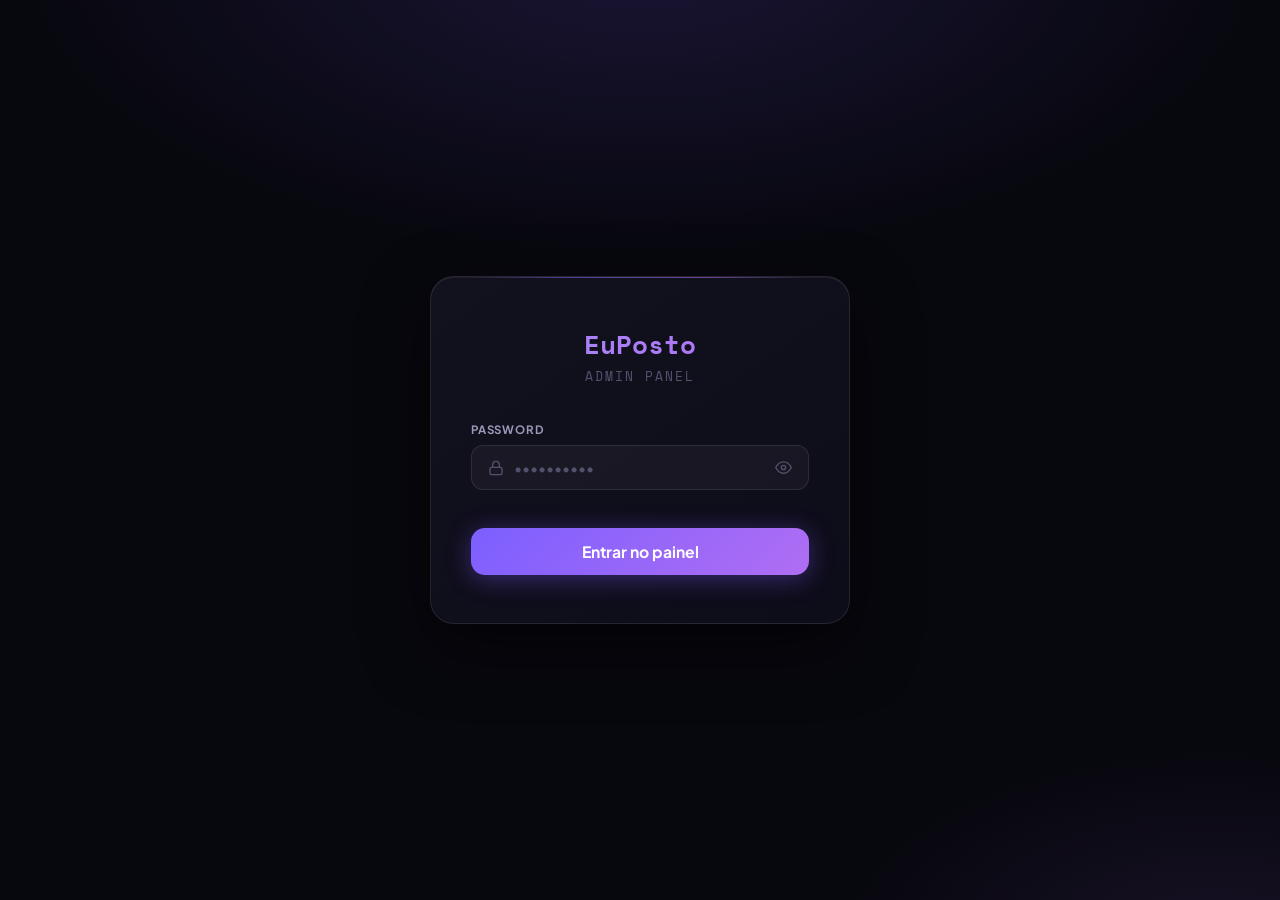
<file: _panel_8f3a2c7d.html>
<!DOCTYPE html>
<html lang="pt">
<head>
  <meta charset="UTF-8" />
  <meta name="viewport" content="width=device-width, initial-scale=1.0" />
  <title>EuPosto — Admin</title>
  <link rel="icon" type="image/png" href="/favicon.png" />
  <link href="https://fonts.googleapis.com/css2?family=Plus+Jakarta+Sans:wght@400;500;600;700;800&family=Space+Mono:wght@400;700&display=swap" rel="stylesheet" />
  <style>
    *, *::before, *::after { box-sizing: border-box; margin: 0; padding: 0; }

    :root {
      --bg:       #07070e;
      --surface:  #0f0f1c;
      --surface2: #13131f;
      --surface3: #18182a;
      --border:   rgba(255,255,255,.07);
      --accent:   #7c5fff;
      --accent2:  #b06ef3;
      --accent-light: #a78bfa;
      --accent-glow:  rgba(124,95,255,.22);
      --text:     #eeeef8;
      --text2:    #9898b8;
      --muted:    #52526e;
      --success:  #34d399;
      --error:    #f87171;
      --warning:  #fbbf24;
      --yt:  #ff4444;
      --ig:  #b06ef3;
      --fb:  #1877f2;
      --tt:  #69c9d0;
    }

    body {
      font-family: 'Plus Jakarta Sans', sans-serif;
      background: var(--bg);
      background-image:
        radial-gradient(ellipse 80% 55% at 50% -5%, rgba(124,95,255,.16) 0%, transparent 62%),
        radial-gradient(ellipse 55% 40% at 95% 105%, rgba(176,110,243,.1) 0%, transparent 55%);
      color: var(--text);
      min-height: 100vh;
      -webkit-font-smoothing: antialiased;
    }

    /* ── Password Gate ── */
    #gate {
      min-height: 100vh;
      display: flex; align-items: center; justify-content: center;
      padding: 24px;
    }
    .gate-card {
      background: linear-gradient(145deg, #12111e 0%, #0d0c19 100%);
      border: 1px solid rgba(255,255,255,.09);
      border-radius: 24px;
      padding: 48px 40px;
      width: 100%; max-width: 420px;
      position: relative;
      box-shadow: 0 24px 64px rgba(0,0,0,.55), inset 0 1px 0 rgba(255,255,255,.06);
    }
    .gate-card::before {
      content: '';
      position: absolute; top: 0; left: 40px; right: 40px; height: 1px;
      background: linear-gradient(90deg, transparent, rgba(124,95,255,.5) 30%, rgba(176,110,243,.5) 70%, transparent);
    }
    .gate-logo {
      font-family: 'Space Mono', monospace; font-size: 1.6rem; font-weight: 700;
      background: linear-gradient(135deg, var(--accent-light), var(--accent2));
      -webkit-background-clip: text; -webkit-text-fill-color: transparent;
      background-clip: text; text-align: center; margin-bottom: 4px;
    }
    .gate-sub {
      text-align: center; font-size: .8rem; font-family: 'Space Mono', monospace;
      color: var(--muted); letter-spacing: 2px; text-transform: uppercase;
      margin-bottom: 36px;
    }
    .gate-field { display: flex; flex-direction: column; gap: 8px; margin-bottom: 20px; }
    .gate-label { font-size: .72rem; font-weight: 700; color: var(--text2); text-transform: uppercase; letter-spacing: .8px; }
    .gate-input-wrap {
      display: flex; align-items: center; gap: 10px;
      background: rgba(255,255,255,.04); border: 1.5px solid rgba(255,255,255,.09);
      border-radius: 12px; padding: 12px 16px;
      transition: border-color .22s, box-shadow .22s;
    }
    .gate-input-wrap:focus-within {
      border-color: var(--accent); box-shadow: 0 0 0 3px rgba(124,95,255,.14);
    }
    .gate-input-wrap input {
      flex: 1; background: none; border: none; outline: none;
      color: var(--text); font-family: 'Plus Jakarta Sans', sans-serif; font-size: .95rem;
    }
    .gate-input-wrap input::placeholder { color: var(--muted); }
    .gate-eye {
      background: none; border: none; cursor: pointer; color: var(--muted);
      display: flex; align-items: center; transition: color .2s;
    }
    .gate-eye:hover { color: var(--text); }
    .gate-eye svg { width: 17px; height: 17px; }
    .gate-error { font-size: .82rem; color: var(--error); min-height: 18px; font-weight: 600; }
    .gate-btn {
      width: 100%; padding: 14px;
      background: linear-gradient(135deg, var(--accent), var(--accent2));
      border: none; border-radius: 14px; color: #fff;
      font-family: 'Plus Jakarta Sans', sans-serif; font-size: .98rem; font-weight: 700;
      cursor: pointer; transition: box-shadow .25s, transform .18s, opacity .2s;
      box-shadow: 0 4px 24px rgba(124,95,255,.38);
    }
    .gate-btn:hover { box-shadow: 0 8px 36px rgba(124,95,255,.55); transform: translateY(-2px); }

    /* ── Dashboard ── */
    #dashboard { display: none; padding: 32px 24px 80px; max-width: 1400px; margin: 0 auto; }

    .dash-header {
      display: flex; align-items: center; justify-content: space-between;
      margin-bottom: 40px; flex-wrap: wrap; gap: 16px;
    }
    .dash-header-left { display: flex; align-items: center; gap: 16px; }
    .dash-title {
      font-family: 'Space Mono', monospace; font-size: 1.5rem; font-weight: 700;
      background: linear-gradient(135deg, var(--accent-light), var(--accent2));
      -webkit-background-clip: text; -webkit-text-fill-color: transparent;
      background-clip: text; letter-spacing: -1px;
    }
    .dash-badge {
      font-size: .68rem; font-family: 'Space Mono', monospace; text-transform: uppercase;
      letter-spacing: 2px; background: rgba(124,95,255,.15); border: 1px solid rgba(124,95,255,.3);
      color: var(--accent-light); padding: 4px 10px; border-radius: 20px;
    }
    .dash-actions { display: flex; gap: 10px; align-items: center; }
    .btn-refresh {
      display: flex; align-items: center; gap: 8px;
      padding: 10px 20px; border-radius: 12px;
      background: rgba(124,95,255,.12); border: 1.5px solid rgba(124,95,255,.3);
      color: var(--accent-light); font-family: 'Plus Jakarta Sans', sans-serif;
      font-size: .88rem; font-weight: 700; cursor: pointer;
      transition: background .2s, box-shadow .2s;
    }
    .btn-refresh:hover { background: rgba(124,95,255,.2); box-shadow: 0 0 0 3px rgba(124,95,255,.1); }
    .btn-logout {
      padding: 10px 18px; border-radius: 12px;
      background: transparent; border: 1.5px solid rgba(255,255,255,.09);
      color: var(--muted); font-family: 'Plus Jakarta Sans', sans-serif;
      font-size: .88rem; font-weight: 600; cursor: pointer; transition: border-color .2s, color .2s;
    }
    .btn-logout:hover { border-color: var(--error); color: var(--error); }
    .last-refresh { font-size: .75rem; color: var(--muted); font-family: 'Space Mono', monospace; }

    /* ── Stat cards ── */
    .kpi-grid {
      display: grid; grid-template-columns: repeat(auto-fit, minmax(200px, 1fr));
      gap: 16px; margin-bottom: 32px;
    }
    .kpi-card {
      background: linear-gradient(145deg, #12111e 0%, #0d0c19 100%);
      border: 1px solid rgba(255,255,255,.09);
      border-radius: 20px; padding: 24px 22px;
      position: relative; overflow: hidden;
      box-shadow: 0 4px 24px rgba(0,0,0,.4), inset 0 1px 0 rgba(255,255,255,.06);
      transition: border-color .25s, transform .2s;
    }
    .kpi-card::before {
      content: ''; position: absolute; top: 0; left: 20px; right: 20px; height: 1px;
      background: linear-gradient(90deg, transparent, rgba(124,95,255,.5) 30%, rgba(176,110,243,.5) 70%, transparent);
    }
    .kpi-card:hover { border-color: rgba(124,95,255,.22); transform: translateY(-2px); }
    .kpi-icon {
      width: 40px; height: 40px; border-radius: 12px; margin-bottom: 16px;
      background: rgba(124,95,255,.12); border: 1px solid rgba(124,95,255,.2);
      display: flex; align-items: center; justify-content: center; font-size: 1.1rem;
    }
    .kpi-value {
      font-size: 2.2rem; font-weight: 800; font-family: 'Space Mono', monospace;
      background: linear-gradient(135deg, var(--accent-light), var(--accent2));
      -webkit-background-clip: text; -webkit-text-fill-color: transparent;
      background-clip: text; line-height: 1; margin-bottom: 6px;
    }
    .kpi-label {
      font-size: .72rem; color: var(--muted); text-transform: uppercase;
      letter-spacing: 1.5px; font-weight: 600; font-family: 'Space Mono', monospace;
    }
    .kpi-trend { font-size: .78rem; color: var(--text2); margin-top: 8px; }
    .kpi-trend.up { color: var(--success); }

    /* ── Section header ── */
    .section-header {
      display: flex; align-items: center; justify-content: space-between;
      margin-bottom: 16px;
    }
    .section-title {
      font-size: .72rem; font-family: 'Space Mono', monospace;
      text-transform: uppercase; letter-spacing: 2.5px;
      color: var(--accent-light); opacity: .85;
      padding-left: 11px; border-left: 2px solid var(--accent);
    }

    /* ── Users Table ── */
    .users-card {
      background: linear-gradient(145deg, #12111e 0%, #0d0c19 100%);
      border: 1px solid rgba(255,255,255,.09);
      border-radius: 20px; padding: 28px 32px;
      position: relative; margin-bottom: 24px;
      box-shadow: 0 4px 28px rgba(0,0,0,.45), inset 0 1px 0 rgba(255,255,255,.06);
    }
    .users-card::before {
      content: ''; position: absolute; top: 0; left: 28px; right: 28px; height: 1px;
      background: linear-gradient(90deg, transparent, rgba(124,95,255,.5) 25%, rgba(176,110,243,.5) 75%, transparent);
    }
    .users-table { width: 100%; border-collapse: collapse; }
    .users-table th {
      text-align: left; font-size: .65rem; font-family: 'Space Mono', monospace;
      text-transform: uppercase; letter-spacing: 1.5px; color: var(--muted);
      padding: 0 12px 16px; font-weight: 700; border-bottom: 1px solid var(--border);
    }
    .users-table th:first-child { padding-left: 0; }
    .users-table td {
      padding: 16px 12px; border-bottom: 1px solid rgba(255,255,255,.05);
      vertical-align: middle;
    }
    .users-table td:first-child { padding-left: 0; }
    .users-table tr:last-child td { border-bottom: none; }
    .users-table tr:hover td { background: rgba(124,95,255,.04); }

    .user-cell { display: flex; align-items: center; gap: 12px; }
    .user-avatar {
      width: 36px; height: 36px; border-radius: 50%; flex-shrink: 0;
      display: flex; align-items: center; justify-content: center;
      font-size: .9rem; font-weight: 800; color: #fff;
      background: linear-gradient(135deg, var(--accent), var(--accent2));
    }
    .user-name { font-weight: 700; font-size: .9rem; color: var(--text); }
    .user-email { font-size: .75rem; color: var(--muted); margin-top: 2px; }

    .stat-num {
      font-family: 'Space Mono', monospace; font-weight: 700;
      font-size: .9rem; color: var(--text);
    }
    .stat-num.accent { color: var(--accent-light); }

    .plat-pill {
      display: inline-flex; align-items: center; gap: 5px;
      padding: 3px 10px; border-radius: 20px; font-size: .72rem; font-weight: 700;
      border: 1px solid currentColor;
    }
    .plat-dot { width: 6px; height: 6px; border-radius: 50%; background: currentColor; }

    .last-seen { font-size: .78rem; color: var(--text2); font-family: 'Space Mono', monospace; }
    .freq-bar-wrap { display: flex; align-items: center; gap: 8px; }
    .freq-bar-bg { flex: 1; height: 5px; background: rgba(255,255,255,.08); border-radius: 3px; overflow: hidden; }
    .freq-bar-fill { height: 100%; border-radius: 3px; background: linear-gradient(90deg, var(--accent), var(--accent2)); transition: width .6s; }
    .freq-label { font-size: .7rem; color: var(--muted); font-family: 'Space Mono', monospace; white-space: nowrap; }

    /* ── Bottom grid ── */
    .bottom-grid {
      display: grid; grid-template-columns: 1fr 1fr;
      gap: 24px; margin-bottom: 24px;
    }
    @media (max-width: 900px) { .bottom-grid { grid-template-columns: 1fr; } }

    .panel-card {
      background: linear-gradient(145deg, #12111e 0%, #0d0c19 100%);
      border: 1px solid rgba(255,255,255,.09);
      border-radius: 20px; padding: 28px 28px;
      position: relative;
      box-shadow: 0 4px 24px rgba(0,0,0,.4), inset 0 1px 0 rgba(255,255,255,.06);
    }
    .panel-card::before {
      content: ''; position: absolute; top: 0; left: 24px; right: 24px; height: 1px;
      background: linear-gradient(90deg, transparent, rgba(124,95,255,.5) 25%, rgba(176,110,243,.5) 75%, transparent);
    }

    /* Platform bars */
    .plat-bars { display: flex; flex-direction: column; gap: 16px; margin-top: 20px; }
    .plat-bar-row { display: flex; flex-direction: column; gap: 6px; }
    .plat-bar-header { display: flex; justify-content: space-between; align-items: center; }
    .plat-bar-name { font-size: .82rem; font-weight: 700; }
    .plat-bar-count { font-size: .78rem; font-family: 'Space Mono', monospace; color: var(--text2); }
    .plat-bar-track { height: 8px; background: rgba(255,255,255,.07); border-radius: 4px; overflow: hidden; }
    .plat-bar-fill { height: 100%; border-radius: 4px; transition: width .8s cubic-bezier(.4,0,.2,1); }

    /* Activity feed */
    .activity-feed { display: flex; flex-direction: column; gap: 0; margin-top: 20px; }
    .activity-item {
      display: flex; align-items: flex-start; gap: 12px;
      padding: 12px 0; border-bottom: 1px solid rgba(255,255,255,.05);
    }
    .activity-item:last-child { border-bottom: none; }
    .activity-dot {
      width: 8px; height: 8px; border-radius: 50%; flex-shrink: 0; margin-top: 5px;
    }
    .dot-publish { background: var(--success); box-shadow: 0 0 6px rgba(52,211,153,.5); }
    .dot-session { background: var(--accent); box-shadow: 0 0 6px rgba(124,95,255,.5); }
    .dot-metrics { background: var(--warning); box-shadow: 0 0 6px rgba(251,191,36,.5); }
    .activity-body { flex: 1; min-width: 0; }
    .activity-text { font-size: .84rem; color: var(--text); font-weight: 500; }
    .activity-text strong { color: var(--accent-light); }
    .activity-time { font-size: .7rem; color: var(--muted); font-family: 'Space Mono', monospace; margin-top: 3px; }

    /* Empty / loading states */
    .empty-state {
      text-align: center; padding: 48px 24px;
      color: var(--muted); font-size: .88rem;
    }
    .spinner {
      width: 32px; height: 32px; border-radius: 50%;
      border: 3px solid rgba(124,95,255,.2);
      border-top-color: var(--accent);
      animation: spin .8s linear infinite;
      margin: 0 auto 16px;
    }
    @keyframes spin { to { transform: rotate(360deg); } }
    .loading-overlay {
      display: flex; flex-direction: column; align-items: center;
      justify-content: center; min-height: 200px;
    }

    @media (max-width: 700px) {
      #dashboard { padding: 20px 16px 60px; }
      .kpi-grid { grid-template-columns: repeat(2, 1fr); }
      .users-card { padding: 20px 16px; overflow-x: auto; }
      .users-table { min-width: 640px; }
    }
  </style>
</head>
<body>

<!-- ── PASSWORD GATE ── -->
<div id="gate">
  <div class="gate-card">
    <div class="gate-logo">EuPosto</div>
    <div class="gate-sub">Admin Panel</div>

    <div class="gate-field">
      <label class="gate-label">Password</label>
      <div class="gate-input-wrap">
        <svg style="width:16px;height:16px;flex-shrink:0;color:var(--muted)" viewBox="0 0 24 24" fill="none" stroke="currentColor" stroke-width="2" stroke-linecap="round"><rect x="3" y="11" width="18" height="11" rx="2"/><path d="M7 11V7a5 5 0 0 1 10 0v4"/></svg>
        <input type="password" id="gate-pwd" placeholder="••••••••••" autocomplete="current-password" />
        <button class="gate-eye" onclick="toggleGatePwd()" tabindex="-1">
          <svg viewBox="0 0 24 24" fill="none" stroke="currentColor" stroke-width="2" stroke-linecap="round"><path d="M1 12s4-8 11-8 11 8 11 8-4 8-11 8-11-8-11-8z"/><circle cx="12" cy="12" r="3"/></svg>
        </button>
      </div>
    </div>
    <div class="gate-error" id="gate-error"></div>
    <button class="gate-btn" onclick="checkPassword()">Entrar no painel</button>
  </div>
</div>

<!-- ── DASHBOARD ── -->
<div id="dashboard">

  <div class="dash-header">
    <div class="dash-header-left">
      <div>
        <div class="dash-title">EuPosto Analytics</div>
        <div class="last-refresh" id="last-refresh">A carregar...</div>
      </div>
      <span class="dash-badge">Developer Only</span>
    </div>
    <div class="dash-actions">
      <button class="btn-refresh" onclick="loadData()">
        <svg style="width:14px;height:14px" viewBox="0 0 24 24" fill="none" stroke="currentColor" stroke-width="2.5" stroke-linecap="round"><polyline points="23 4 23 10 17 10"/><path d="M20.49 15a9 9 0 1 1-2.12-9.36L23 10"/></svg>
        Atualizar
      </button>
      <button class="btn-logout" onclick="logout()">Sair</button>
    </div>
  </div>

  <!-- KPI Cards -->
  <div class="kpi-grid" id="kpi-grid">
    <div class="kpi-card">
      <div class="kpi-icon">👥</div>
      <div class="kpi-value" id="kpi-users">—</div>
      <div class="kpi-label">Utilizadores</div>
    </div>
    <div class="kpi-card">
      <div class="kpi-icon">🎬</div>
      <div class="kpi-value" id="kpi-posts">—</div>
      <div class="kpi-label">Vídeos publicados</div>
    </div>
    <div class="kpi-card">
      <div class="kpi-icon">👁</div>
      <div class="kpi-value" id="kpi-views">—</div>
      <div class="kpi-label">Views totais</div>
    </div>
    <div class="kpi-card">
      <div class="kpi-icon">⚡</div>
      <div class="kpi-value" id="kpi-sessions">—</div>
      <div class="kpi-label">Sessões hoje</div>
    </div>
  </div>

  <!-- Users Table -->
  <div class="users-card">
    <div class="section-header">
      <div class="section-title">Utilizadores</div>
    </div>
    <div id="users-wrap">
      <div class="loading-overlay"><div class="spinner"></div><div style="color:var(--muted);font-size:.85rem">A carregar dados...</div></div>
    </div>
  </div>

  <!-- Bottom grid -->
  <div class="bottom-grid">

    <!-- Platform distribution -->
    <div class="panel-card">
      <div class="section-title">Plataformas mais usadas</div>
      <div id="plat-chart" class="plat-bars">
        <div class="loading-overlay"><div class="spinner"></div></div>
      </div>
    </div>

    <!-- Recent activity -->
    <div class="panel-card">
      <div class="section-title">Actividade recente</div>
      <div id="activity-feed" class="activity-feed">
        <div class="loading-overlay"><div class="spinner"></div></div>
      </div>
    </div>

  </div>
</div>

<script>
// ── Config ──────────────────────────────────
const WORKER = 'https://still-cloud-be15.lucasfarianinja.workers.dev';

// ── Access gate ──────────────────────────────
// The password is checked by the worker, which holds the Supabase key. Nothing
// here grants access on its own, so knowing this URL is not enough to get in.
let _pwd = null;

function logout() {
  _pwd = null;
  try { sessionStorage.removeItem('_ep_pwd'); } catch (e) {}
  window.location.replace('/');
}

function toggleGatePwd() {
  const el = document.getElementById('gate-pwd');
  el.type = el.type === 'password' ? 'text' : 'password';
  el.focus();
}

async function checkPassword() {
  const err = document.getElementById('gate-error');
  const btn = document.querySelector('.gate-btn');
  const pwd = document.getElementById('gate-pwd').value;
  if (!pwd) { err.textContent = 'Escreve a password.'; return; }
  err.textContent = '';
  btn.disabled = true; btn.textContent = 'A verificar...';
  try {
    const events = await fetchEvents(pwd);
    _pwd = pwd;
    try { sessionStorage.setItem('_ep_pwd', pwd); } catch (e) {}
    document.getElementById('gate').style.display = 'none';
    document.getElementById('dashboard').style.display = 'block';
    renderAll(events);
  } catch (e) {
    err.textContent = e.message || 'Falhou.';
    document.getElementById('gate-pwd').select();
  } finally {
    btn.disabled = false; btn.textContent = 'Entrar no painel';
  }
}

window.addEventListener('DOMContentLoaded', function () {
  document.getElementById('gate-pwd')
    .addEventListener('keydown', e => { if (e.key === 'Enter') checkPassword(); });
  // Stale admin token from an older build — no longer used for anything.
  try { localStorage.removeItem('_ep_adm'); } catch (e) {}
  // Carry the password across a refresh within the same tab.
  let saved = null;
  try { saved = sessionStorage.getItem('_ep_pwd'); } catch (e) {}
  if (saved) {
    document.getElementById('gate-pwd').value = saved;
    checkPassword();
  }
});

// ── Supabase fetch ───────────────────────────
async function fetchEvents(pwd) {
  const r = await fetch(WORKER + '?action=admin_stats', {
    method: 'POST',
    headers: { 'Content-Type': 'application/json' },
    body: JSON.stringify({ password: pwd || _pwd })
  });
  const data = await r.json().catch(() => ({}));
  if (!r.ok) throw new Error(data.error || ('Erro ' + r.status));
  return data.events || [];
}

// ── Helpers ──────────────────────────────────
function fmtNum(n) {
  if (n >= 1e6) return (n/1e6).toFixed(1) + 'M';
  if (n >= 1e3) return (n/1e3).toFixed(1) + 'K';
  return String(n);
}

function timeAgo(iso) {
  const diff = Date.now() - new Date(iso).getTime();
  const m = Math.floor(diff / 60000);
  if (m < 1)   return 'agora mesmo';
  if (m < 60)  return m + 'min atrás';
  const h = Math.floor(m / 60);
  if (h < 24)  return h + 'h atrás';
  const d = Math.floor(h / 24);
  if (d < 7)   return d + 'd atrás';
  return new Date(iso).toLocaleDateString('pt-PT');
}

function escHtml(s) {
  return String(s ?? '').replace(/&/g,'&amp;').replace(/</g,'&lt;').replace(/>/g,'&gt;');
}

// ── Data processing ──────────────────────────
function processEvents(events) {
  const users = {};

  events.forEach(e => {
    const email = e.user_email;
    if (!users[email]) {
      users[email] = {
        email,
        name: e.user_name || email.split('@')[0],
        sessions: 0,
        posts: 0,
        platforms: {},
        max_views: 0,
        max_likes: 0,
        max_comments: 0,
        last_seen: e.created_at,
        first_seen: e.created_at
      };
    }
    const u = users[email];
    if (new Date(e.created_at) > new Date(u.last_seen))  u.last_seen  = e.created_at;
    if (new Date(e.created_at) < new Date(u.first_seen)) u.first_seen = e.created_at;

    if (e.event_type === 'session_start')   u.sessions++;
    if (e.event_type === 'video_published') {
      u.posts++;
      const p = e.platforms;
      if (p) u.platforms[p] = (u.platforms[p] || 0) + 1;
    }
    if (e.event_type === 'metrics_refresh') {
      if ((e.total_views || 0) > u.max_views)     u.max_views    = e.total_views || 0;
      if ((e.total_likes || 0) > u.max_likes)     u.max_likes    = e.total_likes || 0;
      if ((e.total_comments || 0) > u.max_comments) u.max_comments = e.total_comments || 0;
    }
  });

  return Object.values(users).sort((a, b) => b.posts - a.posts);
}

function favPlatform(platforms) {
  let best = null, bestN = 0;
  Object.entries(platforms).forEach(([p, n]) => { if (n > bestN) { bestN = n; best = p; } });
  return best;
}

// ── Render ───────────────────────────────────
function renderKPIs(events, users) {
  const today = new Date(); today.setHours(0,0,0,0);
  const sessionsToday = events.filter(e =>
    e.event_type === 'session_start' && new Date(e.created_at) >= today
  ).length;

  const totalPosts = events.filter(e => e.event_type === 'video_published').length;
  const totalViews = users.reduce((s, u) => s + u.max_views, 0);

  document.getElementById('kpi-users').textContent    = fmtNum(users.length);
  document.getElementById('kpi-posts').textContent    = fmtNum(totalPosts);
  document.getElementById('kpi-views').textContent    = fmtNum(totalViews);
  document.getElementById('kpi-sessions').textContent = fmtNum(sessionsToday);
}

function renderUsers(users) {
  const wrap = document.getElementById('users-wrap');
  if (!users.length) {
    wrap.innerHTML = '<div class="empty-state">Ainda não há utilizadores registados.</div>';
    return;
  }

  const maxSessions = Math.max(...users.map(u => u.sessions), 1);

  wrap.innerHTML = `
    <table class="users-table">
      <thead>
        <tr>
          <th>Utilizador</th>
          <th>Posts</th>
          <th>Plat. favorita</th>
          <th>Views</th>
          <th>Likes</th>
          <th>Comentários</th>
          <th>Sessões / frequência</th>
          <th>Último acesso</th>
        </tr>
      </thead>
      <tbody>
        ${users.map(u => {
          const initials = (u.name || u.email).slice(0,2).toUpperCase();
          const fav = favPlatform(u.platforms);
          const platColor = fav ? PLAT_COLORS[fav] : 'var(--muted)';
          const platName  = fav ? PLAT_NAMES[fav] : '—';
          const freqPct   = Math.round((u.sessions / maxSessions) * 100);
          return `
            <tr>
              <td>
                <div class="user-cell">
                  <div class="user-avatar">${escHtml(initials)}</div>
                  <div>
                    <div class="user-name">${escHtml(u.name)}</div>
                    <div class="user-email">${escHtml(u.email)}</div>
                  </div>
                </div>
              </td>
              <td><span class="stat-num accent">${u.posts}</span></td>
              <td>
                ${fav ? `<span class="plat-pill" style="color:${platColor}"><span class="plat-dot"></span>${platName}</span>` : '<span style="color:var(--muted);font-size:.8rem">—</span>'}
              </td>
              <td><span class="stat-num">${fmtNum(u.max_views)}</span></td>
              <td><span class="stat-num">${fmtNum(u.max_likes)}</span></td>
              <td><span class="stat-num">${fmtNum(u.max_comments)}</span></td>
              <td>
                <div class="freq-bar-wrap">
                  <div class="freq-bar-bg"><div class="freq-bar-fill" style="width:${freqPct}%"></div></div>
                  <span class="freq-label">${u.sessions} sess.</span>
                </div>
              </td>
              <td><span class="last-seen">${timeAgo(u.last_seen)}</span></td>
            </tr>`;
        }).join('')}
      </tbody>
    </table>`;
}

function renderPlatformChart(events) {
  const counts = { yt: 0, ig: 0, fb: 0, tt: 0 };
  events.filter(e => e.event_type === 'video_published').forEach(e => {
    if (counts[e.platforms] !== undefined) counts[e.platforms]++;
  });
  const max = Math.max(...Object.values(counts), 1);
  const chart = document.getElementById('plat-chart');
  if (Object.values(counts).every(n => n === 0)) {
    chart.innerHTML = '<div class="empty-state" style="padding:24px 0">Sem dados de publicações ainda.</div>';
    return;
  }
  chart.innerHTML = Object.entries(counts)
    .sort((a,b) => b[1]-a[1])
    .map(([p, n]) => `
      <div class="plat-bar-row">
        <div class="plat-bar-header">
          <span class="plat-bar-name" style="color:${PLAT_COLORS[p]}">${PLAT_NAMES[p]}</span>
          <span class="plat-bar-count">${n} post${n!==1?'s':''}</span>
        </div>
        <div class="plat-bar-track">
          <div class="plat-bar-fill" style="width:${Math.round((n/max)*100)}%;background:${PLAT_COLORS[p]}"></div>
        </div>
      </div>`).join('');
}

function renderActivity(events) {
  const feed = document.getElementById('activity-feed');
  const recent = events.slice(0, 20);
  if (!recent.length) {
    feed.innerHTML = '<div class="empty-state" style="padding:24px 0">Sem actividade ainda.</div>';
    return;
  }
  feed.innerHTML = recent.map(e => {
    let dotClass = 'dot-session', text = '';
    if (e.event_type === 'session_start') {
      dotClass = 'dot-session';
      text = `<strong>${escHtml(e.user_name || e.user_email)}</strong> entrou na app`;
    } else if (e.event_type === 'video_published') {
      dotClass = 'dot-publish';
      const platName = PLAT_NAMES[e.platforms] || e.platforms;
      text = `<strong>${escHtml(e.user_name || e.user_email)}</strong> publicou no ${platName}${e.video_title ? ` — <em style="color:var(--muted)">${escHtml(e.video_title.slice(0,40))}</em>` : ''}`;
    } else if (e.event_type === 'metrics_refresh') {
      dotClass = 'dot-metrics';
      text = `<strong>${escHtml(e.user_name || e.user_email)}</strong> atualizou métricas (${fmtNum(e.total_views||0)} views)`;
    }
    return `
      <div class="activity-item">
        <div class="activity-dot ${dotClass}"></div>
        <div class="activity-body">
          <div class="activity-text">${text}</div>
          <div class="activity-time">${timeAgo(e.created_at)}</div>
        </div>
      </div>`;
  }).join('');
}

// ── Load all data ────────────────────────────
function renderAll(events) {
  const users = processEvents(events);
  renderKPIs(events, users);
  renderUsers(users);
  renderPlatformChart(events);
  renderActivity(events);
  document.getElementById('last-refresh').textContent =
    'Atualizado as ' + new Date().toLocaleTimeString('pt-PT');
}

async function loadData() {
  document.getElementById('last-refresh').textContent = 'A carregar...';
  try {
    renderAll(await fetchEvents());
  } catch (err) {
    document.getElementById('last-refresh').textContent = 'Erro ao carregar: ' + err.message;
    document.getElementById('users-wrap').innerHTML =
      '<div class="empty-state">Erro ao carregar dados.<br><small style="color:var(--error)">'
      + err.message + '</small></div>';
  }
}
</script>
</body>
</html>
</file>
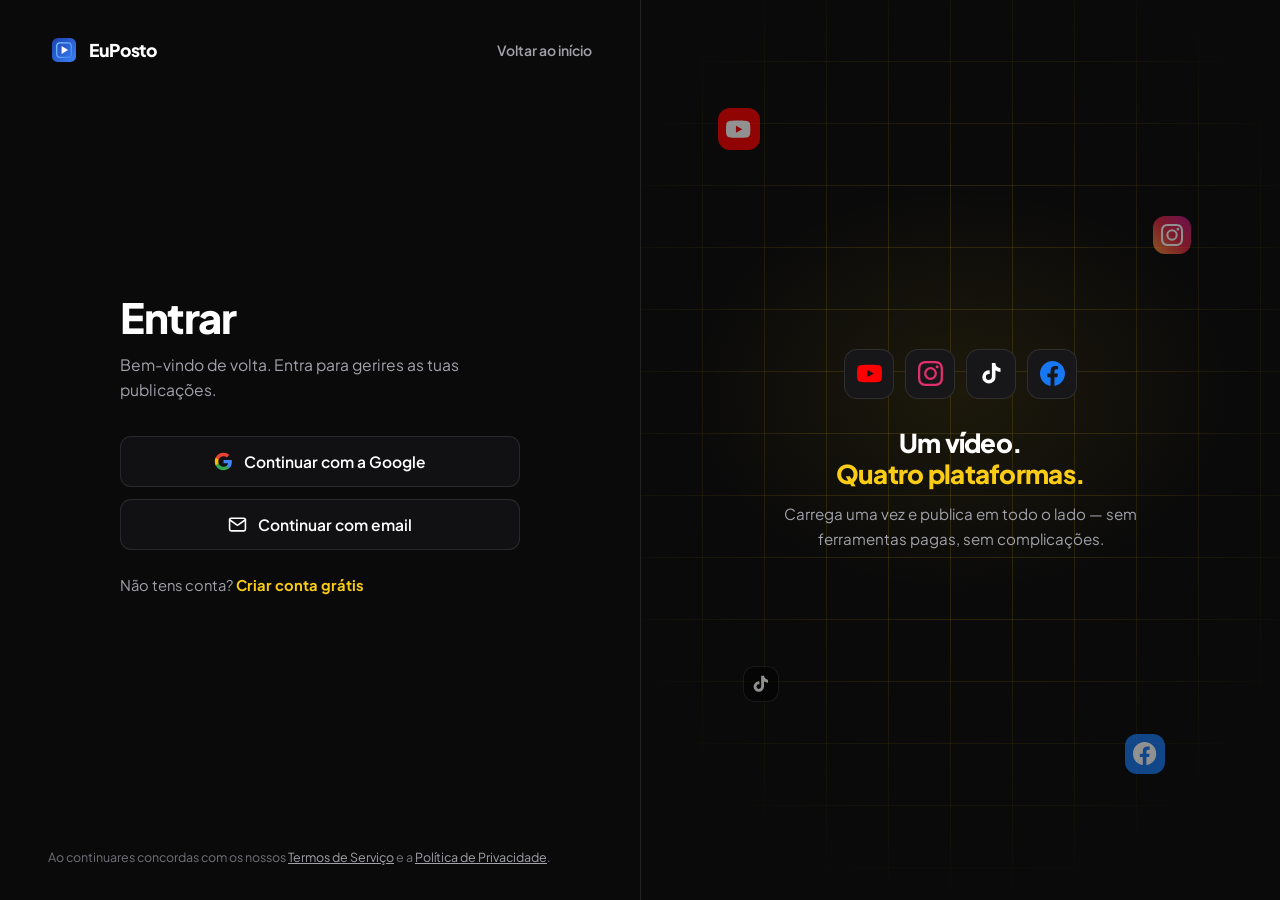
<file: login.html>
<!DOCTYPE html>
<html lang="pt">
<head>
  <meta charset="UTF-8" />
  <meta name="viewport" content="width=device-width, initial-scale=1.0" />
  <title>Entrar — EuPosto</title>
  <meta name="description" content="Entra na tua conta EuPosto para publicares vídeos no YouTube, Instagram, TikTok e Facebook de uma vez." />
  <meta name="robots" content="noindex" />
  <link rel="icon" type="image/svg+xml" href="euposto-icon.svg" />
  <meta name="theme-color" content="#0a0a0a" />

  <!-- Session gate. Runs before anything paints so a signed-in visitor never
       sees this page flash by on the way to the app. The page stays blank until
       we know there is no valid session; without JS the noscript rule shows it. -->
  <style id="gate-style">html.session-gate body { visibility: hidden; }</style>
  <noscript><style>html.session-gate body { visibility: visible !important; }</style></noscript>
  <script>
    document.documentElement.className += ' session-gate';
    (function () {
      var SESSION_MS = 15 * 24 * 60 * 60 * 1000; // 15 days
      function reveal() { document.documentElement.classList.remove('session-gate'); }
      // Asking for the sign-up form (or an explicit sign-in) means they want
      // this page even if a session is sitting in storage.
      var wants = /[?&](signup|switch)\b/.test(location.search);
      try {
        var saved = JSON.parse(localStorage.getItem('euposto_user') || 'null');
        if (!wants && saved && Date.now() - (saved.loginTime || 0) < SESSION_MS) {
          // Valid session — hop straight to the app, still hidden.
          window.location.replace('euposto.html');
          return;
        }
      } catch (e) { /* unreadable storage → treat as signed out */ }
      reveal();
      // Safety net: never leave the page stuck blank.
      setTimeout(reveal, 2000);
    })();
  </script>

  <script src="https://accounts.google.com/gsi/client" async defer></script>
  <link rel="preconnect" href="https://fonts.googleapis.com" />
  <link rel="preconnect" href="https://fonts.gstatic.com" crossorigin />
  <link href="https://fonts.googleapis.com/css2?family=Plus+Jakarta+Sans:wght@400;500;600;700;800&family=Space+Mono:wght@700&display=swap" rel="stylesheet" />
  <style>
    :root {
      --bg: #0a0a0a;
      --surface: #111113;
      --surface2: #17171a;
      --border: rgba(255,255,255,.1);
      --text: #ffffff;
      --text2: #a1a1aa;
      --muted: #71717a;
      --yellow: #FACC15;
      --yellow-deep: #EAB308;
      --accent: #2563EB;
      --accent-light: #3B82F6;
      --error: #f87171;
    }
    * { margin: 0; padding: 0; box-sizing: border-box; }
    body {
      font-family: 'Plus Jakarta Sans', -apple-system, BlinkMacSystemFont, system-ui, sans-serif;
      background: var(--bg); color: var(--text);
      -webkit-font-smoothing: antialiased;
      min-height: 100vh;
    }
    a { color: inherit; }

    .shell { display: grid; grid-template-columns: 1fr 1fr; min-height: 100vh; }

    /* ─────────── Left: the form ─────────── */
    .pane-form {
      display: flex; flex-direction: column;
      padding: 34px 48px 32px;
      position: relative;
    }
    .top-row { display: flex; align-items: center; justify-content: space-between; margin-bottom: auto; }
    .brand { display: flex; align-items: center; gap: 9px; text-decoration: none; }
    .brand img { width: 32px; height: 32px; border-radius: 9px; }
    .brand span { font-size: 1.1rem; font-weight: 800; letter-spacing: -.02em; }
    .back-home { font-size: .875rem; font-weight: 600; color: var(--text2); text-decoration: none; transition: color .18s; }
    .back-home:hover { color: var(--text); }

    .form-body { width: 100%; max-width: 400px; margin: 0 auto; padding: 48px 0; }
    .form-body h1 { font-size: 2.6rem; font-weight: 800; letter-spacing: -.035em; margin-bottom: 10px; }
    .form-sub { font-size: .98rem; color: var(--text2); line-height: 1.55; margin-bottom: 34px; }

    .btn-social {
      width: 100%; display: flex; align-items: center; justify-content: center; gap: 11px;
      background: var(--surface); border: 1px solid var(--border);
      color: var(--text); font-family: inherit;
      font-size: .97rem; font-weight: 600;
      padding: 15px 20px; border-radius: 11px;
      cursor: pointer; margin-bottom: 12px;
      transition: background .18s, border-color .18s, transform .18s;
    }
    .btn-social:hover { background: var(--surface2); border-color: rgba(255,255,255,.22); transform: translateY(-1px); }
    .btn-social svg { width: 19px; height: 19px; flex-shrink: 0; }

    .email-form { margin-top: 4px; }
    .email-form.hidden { display: none; }
    .field { margin-bottom: 14px; }
    .field label {
      display: block; font-size: .7rem; font-weight: 700;
      letter-spacing: .09em; text-transform: uppercase;
      color: var(--muted); margin-bottom: 7px;
    }
    .field input {
      width: 100%; background: var(--surface); color: var(--text);
      border: 1px solid var(--border); border-radius: 10px;
      padding: 13px 15px; font-size: .95rem; font-family: inherit;
      transition: border-color .18s, box-shadow .18s;
    }
    .field input::placeholder { color: #52525b; }
    .field input:focus {
      outline: none; border-color: var(--accent);
      box-shadow: 0 0 0 3px rgba(37,99,235,.18);
    }
    .err { font-size: .83rem; color: var(--error); min-height: 18px; margin-bottom: 4px; }
    .btn-primary {
      width: 100%; background: var(--accent); color: #fff;
      font-family: inherit; font-size: 1rem; font-weight: 700;
      padding: 15px 20px; border: none; border-radius: 11px;
      cursor: pointer; transition: background .18s, transform .18s, box-shadow .18s;
      box-shadow: 0 5px 20px rgba(37,99,235,.28);
    }
    .btn-primary:hover { background: var(--accent-light); transform: translateY(-1px); box-shadow: 0 8px 26px rgba(37,99,235,.4); }

    .switch { font-size: .92rem; color: var(--text2); margin-top: 26px; }
    .switch a { color: var(--yellow); font-weight: 700; text-decoration: none; }
    .switch a:hover { text-decoration: underline; }

    .legal { font-size: .78rem; color: var(--muted); line-height: 1.65; margin-top: auto; padding-top: 28px; }
    .legal a { color: var(--text2); text-decoration: underline; }
    .legal a:hover { color: var(--text); }

    /* ─────────── Right: the visual ─────────── */
    .pane-art {
      position: relative; overflow: hidden;
      border-left: 1px solid var(--border);
      display: flex; align-items: center; justify-content: center;
      padding: 48px;
    }
    .pane-art::before {
      content: ''; position: absolute; inset: -1px;
      background-image:
        linear-gradient(rgba(250,204,21,.13) 1px, transparent 1px),
        linear-gradient(90deg, rgba(250,204,21,.13) 1px, transparent 1px);
      background-size: 62px 62px;
      -webkit-mask-image: radial-gradient(ellipse 80% 75% at 50% 45%, #000 30%, transparent 76%);
      mask-image: radial-gradient(ellipse 80% 75% at 50% 45%, #000 30%, transparent 76%);
    }
    .pane-art::after {
      content: ''; position: absolute; top: 20%; left: 50%;
      width: 560px; height: 420px; transform: translateX(-50%);
      background: radial-gradient(ellipse at center, rgba(250,204,21,.08), transparent 68%);
    }
    .art-float { position: absolute; inset: 0; pointer-events: none; }
    .art-float i {
      position: absolute; display: flex; align-items: center; justify-content: center;
      border-radius: 12px; opacity: .55;
      animation: bob 7s ease-in-out infinite;
    }
    .art-float i svg { width: 58%; height: 58%; }
    @keyframes bob {
      0%, 100% { transform: translateY(0) rotate(var(--rot, 0deg)); }
      50%      { transform: translateY(-15px) rotate(var(--rot, 0deg)); }
    }
    .art-copy { position: relative; z-index: 1; text-align: center; max-width: 360px; }
    .art-plats { display: flex; justify-content: center; gap: 11px; margin-bottom: 28px; }
    .art-plat {
      width: 50px; height: 50px; border-radius: 13px;
      background: var(--surface2); border: 1px solid var(--border);
      display: flex; align-items: center; justify-content: center;
    }
    .art-plat svg { width: 25px; height: 25px; }
    .art-copy h2 {
      font-size: 1.62rem; font-weight: 800; letter-spacing: -.028em;
      line-height: 1.22; margin-bottom: 12px;
    }
    .art-copy h2 span { color: var(--yellow); }
    .art-copy p { font-size: .95rem; color: var(--text2); line-height: 1.62; }

    /* ─────────── Responsive ─────────── */
    @media (max-width: 900px) {
      .shell { grid-template-columns: 1fr; }
      .pane-art { display: none; }
      .pane-form { padding: 26px 22px 28px; }
      .form-body { padding: 36px 0; max-width: 440px; }
      .form-body h1 { font-size: 2.1rem; }
    }
    @media (prefers-reduced-motion: reduce) {
      .art-float i { animation: none; }
    }
  </style>
</head>
<body>

<div class="shell">
  <!-- ═══════ FORM ═══════ -->
  <div class="pane-form">
    <div class="top-row">
      <a class="brand" href="/">
        <img src="euposto-icon.svg" alt="" />
        <span>EuPosto</span>
      </a>
      <a class="back-home" href="/">Voltar ao início</a>
    </div>

    <div class="form-body">
      <h1 id="page-title">Entrar</h1>
      <p class="form-sub" id="page-sub">Bem-vindo de volta. Entra para gerires as tuas publicações.</p>

      <button class="btn-social" type="button" onclick="handleGoogle()">
        <svg viewBox="0 0 24 24"><path fill="#4285F4" d="M22.56 12.25c0-.78-.07-1.53-.2-2.25H12v4.26h5.92c-.26 1.37-1.04 2.53-2.21 3.31v2.77h3.57c2.08-1.92 3.28-4.74 3.28-8.09z"/><path fill="#34A853" d="M12 23c2.97 0 5.46-.98 7.28-2.66l-3.57-2.77c-.98.66-2.23 1.06-3.71 1.06-2.86 0-5.29-1.93-6.16-4.53H2.18v2.84C3.99 20.53 7.7 23 12 23z"/><path fill="#FBBC05" d="M5.84 14.09c-.22-.66-.35-1.36-.35-2.09s.13-1.43.35-2.09V7.07H2.18C1.43 8.55 1 10.22 1 12s.43 3.45 1.18 4.93l2.85-2.22.81-.62z"/><path fill="#EA4335" d="M12 5.38c1.62 0 3.06.56 4.21 1.64l3.15-3.15C17.45 2.09 14.97 1 12 1 7.7 1 3.99 3.47 2.18 7.07l3.66 2.84c.87-2.6 3.3-4.53 6.16-4.53z"/></svg>
        Continuar com a Google
      </button>

      <button class="btn-social" type="button" id="email-toggle" onclick="revealEmail()">
        <svg viewBox="0 0 24 24" fill="none" stroke="currentColor" stroke-width="2" stroke-linecap="round" stroke-linejoin="round"><rect x="2" y="4" width="20" height="16" rx="2"/><polyline points="22,6 12,13 2,6"/></svg>
        Continuar com email
      </button>

      <form class="email-form hidden" id="email-form" onsubmit="submitAuth(event)">
        <div class="field" id="name-field" style="display:none;">
          <label for="f-name">Nome</label>
          <input id="f-name" type="text" placeholder="O teu nome" autocomplete="name" />
        </div>
        <div class="field">
          <label for="f-email">Email</label>
          <input id="f-email" type="email" placeholder="o_teu@email.com" autocomplete="email" />
        </div>
        <div class="field">
          <label for="f-pw">Password</label>
          <input id="f-pw" type="password" placeholder="••••••••" autocomplete="current-password" />
        </div>
        <div class="err" id="f-error"></div>
        <button type="submit" class="btn-primary" id="submit-btn">Entrar</button>
      </form>

      <p class="switch" id="switch-line">
        Não tens conta? <a href="#" onclick="setMode('signup'); return false;">Criar conta grátis</a>
      </p>
    </div>

    <p class="legal">
      Ao continuares concordas com os nossos
      <a href="terms.html">Termos de Serviço</a> e a
      <a href="privacy.html">Política de Privacidade</a>.
    </p>
  </div>

  <!-- ═══════ ART ═══════ -->
  <div class="pane-art">
    <div class="art-float" aria-hidden="true">
      <i style="top:12%;left:12%;width:42px;height:42px;background:#ff0000;--rot:-9deg;animation-delay:0s">
        <svg viewBox="0 0 24 24" fill="#fff"><path d="M23.5 6.2a3 3 0 0 0-2.1-2.1C19.5 3.5 12 3.5 12 3.5s-7.5 0-9.4.6A3 3 0 0 0 .5 6.2C0 8.1 0 12 0 12s0 3.9.5 5.8a3 3 0 0 0 2.1 2.1c1.9.6 9.4.6 9.4.6s7.5 0 9.4-.6a3 3 0 0 0 2.1-2.1C24 15.9 24 12 24 12s0-3.9-.5-5.8zM9.8 15.5V8.5l6.3 3.5-6.3 3.5z"/></svg>
      </i>
      <i style="top:24%;right:14%;width:38px;height:38px;background:linear-gradient(45deg,#f09433,#dc2743,#bc1888);--rot:10deg;animation-delay:1.4s">
        <svg viewBox="0 0 24 24" fill="#fff"><path d="M12 2.163c3.204 0 3.584.012 4.85.07 3.252.148 4.771 1.691 4.919 4.919.058 1.265.069 1.645.069 4.849 0 3.205-.012 3.584-.069 4.849-.149 3.225-1.664 4.771-4.919 4.919-1.266.058-1.644.07-4.85.07-3.204 0-3.584-.012-4.849-.07-3.26-.149-4.771-1.699-4.919-4.92-.058-1.265-.07-1.644-.07-4.849 0-3.204.013-3.583.07-4.849.149-3.227 1.664-4.771 4.919-4.919 1.266-.057 1.645-.069 4.849-.069zM12 0C8.741 0 8.333.014 7.053.072 2.695.272.273 2.69.073 7.052.014 8.333 0 8.741 0 12c0 3.259.014 3.668.072 4.948.2 4.358 2.618 6.78 6.98 6.98C8.333 23.986 8.741 24 12 24c3.259 0 3.668-.014 4.948-.072 4.354-.2 6.782-2.618 6.979-6.98.059-1.28.073-1.689.073-4.948 0-3.259-.014-3.667-.072-4.947-.196-4.354-2.617-6.78-6.979-6.98C15.668.014 15.259 0 12 0zm0 5.838a6.162 6.162 0 1 0 0 12.324 6.162 6.162 0 0 0 0-12.324zM12 16a4 4 0 1 1 0-8 4 4 0 0 1 0 8zm6.406-11.845a1.44 1.44 0 1 0 0 2.881 1.44 1.44 0 0 0 0-2.881z"/></svg>
      </i>
      <i style="bottom:22%;left:16%;width:36px;height:36px;background:#010101;border:1px solid rgba(255,255,255,.15);--rot:-7deg;animation-delay:2.6s">
        <svg viewBox="0 0 24 24" fill="#fff"><path d="M19.59 6.69a4.83 4.83 0 01-3.77-4.25V2h-3.45v13.67a2.89 2.89 0 01-2.88 2.5 2.89 2.89 0 01-2.89-2.89 2.89 2.89 0 012.89-2.89c.28 0 .54.04.79.1V9.01a6.33 6.33 0 00-.79-.05 6.34 6.34 0 00-6.34 6.34 6.34 6.34 0 006.34 6.34 6.34 6.34 0 006.33-6.34V8.95a8.24 8.24 0 004.83 1.56V7.07a4.85 4.85 0 01-1.06-.38z"/></svg>
      </i>
      <i style="bottom:14%;right:18%;width:40px;height:40px;background:#1877f2;--rot:8deg;animation-delay:3.8s">
        <svg viewBox="0 0 24 24" fill="#fff"><path d="M24 12.073c0-6.627-5.373-12-12-12s-12 5.373-12 12c0 5.99 4.388 10.954 10.125 11.854v-8.385H7.078v-3.47h3.047V9.43c0-3.007 1.792-4.669 4.533-4.669 1.312 0 2.686.235 2.686.235v2.953H15.83c-1.491 0-1.956.925-1.956 1.874v2.25h3.328l-.532 3.47h-2.796v8.385C19.612 23.027 24 18.062 24 12.073z"/></svg>
      </i>
    </div>

    <div class="art-copy">
      <div class="art-plats">
        <div class="art-plat"><svg viewBox="0 0 24 24" fill="#ff0000"><path d="M23.5 6.2a3 3 0 0 0-2.1-2.1C19.5 3.5 12 3.5 12 3.5s-7.5 0-9.4.6A3 3 0 0 0 .5 6.2C0 8.1 0 12 0 12s0 3.9.5 5.8a3 3 0 0 0 2.1 2.1c1.9.6 9.4.6 9.4.6s7.5 0 9.4-.6a3 3 0 0 0 2.1-2.1C24 15.9 24 12 24 12s0-3.9-.5-5.8zM9.8 15.5V8.5l6.3 3.5-6.3 3.5z"/></svg></div>
        <div class="art-plat"><svg viewBox="0 0 24 24" fill="#e1306c"><path d="M12 2.163c3.204 0 3.584.012 4.85.07 3.252.148 4.771 1.691 4.919 4.919.058 1.265.069 1.645.069 4.849 0 3.205-.012 3.584-.069 4.849-.149 3.225-1.664 4.771-4.919 4.919-1.266.058-1.644.07-4.85.07-3.204 0-3.584-.012-4.849-.07-3.26-.149-4.771-1.699-4.919-4.92-.058-1.265-.07-1.644-.07-4.849 0-3.204.013-3.583.07-4.849.149-3.227 1.664-4.771 4.919-4.919 1.266-.057 1.645-.069 4.849-.069zM12 0C8.741 0 8.333.014 7.053.072 2.695.272.273 2.69.073 7.052.014 8.333 0 8.741 0 12c0 3.259.014 3.668.072 4.948.2 4.358 2.618 6.78 6.98 6.98C8.333 23.986 8.741 24 12 24c3.259 0 3.668-.014 4.948-.072 4.354-.2 6.782-2.618 6.979-6.98.059-1.28.073-1.689.073-4.948 0-3.259-.014-3.667-.072-4.947-.196-4.354-2.617-6.78-6.979-6.98C15.668.014 15.259 0 12 0zm0 5.838a6.162 6.162 0 1 0 0 12.324 6.162 6.162 0 0 0 0-12.324zM12 16a4 4 0 1 1 0-8 4 4 0 0 1 0 8zm6.406-11.845a1.44 1.44 0 1 0 0 2.881 1.44 1.44 0 0 0 0-2.881z"/></svg></div>
        <div class="art-plat"><svg viewBox="0 0 24 24" fill="#fff"><path d="M19.59 6.69a4.83 4.83 0 01-3.77-4.25V2h-3.45v13.67a2.89 2.89 0 01-2.88 2.5 2.89 2.89 0 01-2.89-2.89 2.89 2.89 0 012.89-2.89c.28 0 .54.04.79.1V9.01a6.33 6.33 0 00-.79-.05 6.34 6.34 0 00-6.34 6.34 6.34 6.34 0 006.34 6.34 6.34 6.34 0 006.33-6.34V8.95a8.24 8.24 0 004.83 1.56V7.07a4.85 4.85 0 01-1.06-.38z"/></svg></div>
        <div class="art-plat"><svg viewBox="0 0 24 24" fill="#1877f2"><path d="M24 12.073c0-6.627-5.373-12-12-12s-12 5.373-12 12c0 5.99 4.388 10.954 10.125 11.854v-8.385H7.078v-3.47h3.047V9.43c0-3.007 1.792-4.669 4.533-4.669 1.312 0 2.686.235 2.686.235v2.953H15.83c-1.491 0-1.956.925-1.956 1.874v2.25h3.328l-.532 3.47h-2.796v8.385C19.612 23.027 24 18.062 24 12.073z"/></svg></div>
      </div>
      <h2>Um vídeo.<br/><span>Quatro plataformas.</span></h2>
      <p>Carrega uma vez e publica em todo o lado — sem ferramentas pagas, sem complicações.</p>
    </div>
  </div>
</div>

<script>
  const ACCOUNTS_KEY = 'euposto_accounts';
  const GOOGLE_CLIENT_ID = '601922449886-j4eh52n43r1k19oj3d44hp4u17eqq641.apps.googleusercontent.com';
  let mode = 'login';

  function getAccounts() { try { return JSON.parse(localStorage.getItem(ACCOUNTS_KEY) || '[]'); } catch(e) { return []; } }

  async function hashPassword(pw) {
    const buf = await crypto.subtle.digest('SHA-256', new TextEncoder().encode(pw));
    return [...new Uint8Array(buf)].map(b => b.toString(16).padStart(2,'0')).join('');
  }

  function saveUserAndGo(user) {
    user.loginTime = Date.now();
    localStorage.setItem('euposto_user', JSON.stringify(user));
    window.location.href = 'euposto.html';
  }

  function setMode(next) {
    mode = next;
    const signup = next === 'signup';
    document.getElementById('page-title').textContent = signup ? 'Criar conta' : 'Entrar';
    document.getElementById('page-sub').textContent = signup
      ? 'É grátis e leva menos de um minuto.'
      : 'Bem-vindo de volta. Entra para gerires as tuas publicações.';
    document.getElementById('name-field').style.display = signup ? '' : 'none';
    document.getElementById('submit-btn').textContent = signup ? 'Criar conta grátis' : 'Entrar';
    document.getElementById('f-pw').setAttribute('autocomplete', signup ? 'new-password' : 'current-password');
    document.getElementById('f-pw').placeholder = signup ? 'Mínimo 6 caracteres' : '••••••••';
    document.getElementById('switch-line').innerHTML = signup
      ? 'Já tens conta? <a href="#" onclick="setMode(\'login\'); return false;">Entrar</a>'
      : 'Não tens conta? <a href="#" onclick="setMode(\'signup\'); return false;">Criar conta grátis</a>';
    document.getElementById('f-error').textContent = '';
    history.replaceState(null, '', signup ? '?signup' : location.pathname);
    if (signup) revealEmail();
  }

  function revealEmail() {
    document.getElementById('email-form').classList.remove('hidden');
    document.getElementById('email-toggle').style.display = 'none';
    document.getElementById(mode === 'signup' ? 'f-name' : 'f-email').focus();
  }

  async function submitAuth(e) {
    e.preventDefault();
    const err = document.getElementById('f-error');
    const email = document.getElementById('f-email').value.trim().toLowerCase();
    const pw = document.getElementById('f-pw').value;
    err.textContent = '';

    if (mode === 'signup') {
      const name = document.getElementById('f-name').value.trim();
      if (!name) return void (err.textContent = 'Introduz o teu nome.');
      if (!/^[^\s@]+@[^\s@]+\.[^\s@]+$/.test(email)) return void (err.textContent = 'Email inválido.');
      if (pw.length < 6) return void (err.textContent = 'A senha deve ter pelo menos 6 caracteres.');
      const accounts = getAccounts();
      if (accounts.find(a => a.email === email)) return void (err.textContent = 'Este email já está registado.');
      accounts.push({ name, email, passwordHash: await hashPassword(pw), createdAt: Date.now() });
      localStorage.setItem(ACCOUNTS_KEY, JSON.stringify(accounts));
      return saveUserAndGo({ name, email, avatar: '', provider: 'email' });
    }

    if (!email) return void (err.textContent = 'Introduz o teu email.');
    if (!pw) return void (err.textContent = 'Introduz a tua senha.');
    const accounts = getAccounts();
    const account = accounts.find(a => a.email === email);
    if (!account) return void (err.textContent = 'Não existe conta com este email.');
    if (await hashPassword(pw) !== account.passwordHash) return void (err.textContent = 'Senha incorreta.');
    saveUserAndGo({ name: account.name, email: account.email, avatar: '', provider: 'email' });
  }

  function onGoogleCredential(response) {
    const payload = JSON.parse(atob(response.credential.split('.')[1].replace(/-/g,'+').replace(/_/g,'/')));
    saveUserAndGo({ name: payload.name, email: payload.email, avatar: payload.picture, provider: 'google' });
  }

  function handleGoogle() {
    if (!window.google) { document.getElementById('f-error').textContent = 'Google indisponível. Usa o email.'; revealEmail(); return; }
    google.accounts.id.initialize({ client_id: GOOGLE_CLIENT_ID, callback: onGoogleCredential, auto_select: false });
    google.accounts.id.prompt(n => {
      if (n.isNotDisplayed() || n.isSkippedMoment()) { revealEmail(); }
    });
  }

  window.addEventListener('load', () => {
    if (!window.google) return;
    google.accounts.id.initialize({ client_id: GOOGLE_CLIENT_ID, callback: onGoogleCredential, auto_select: false });
  });

  // The session gate in <head> already sent signed-in visitors to the app.
  if (location.search.includes('signup')) setMode('signup');
</script>
</body>
</html>
</file>
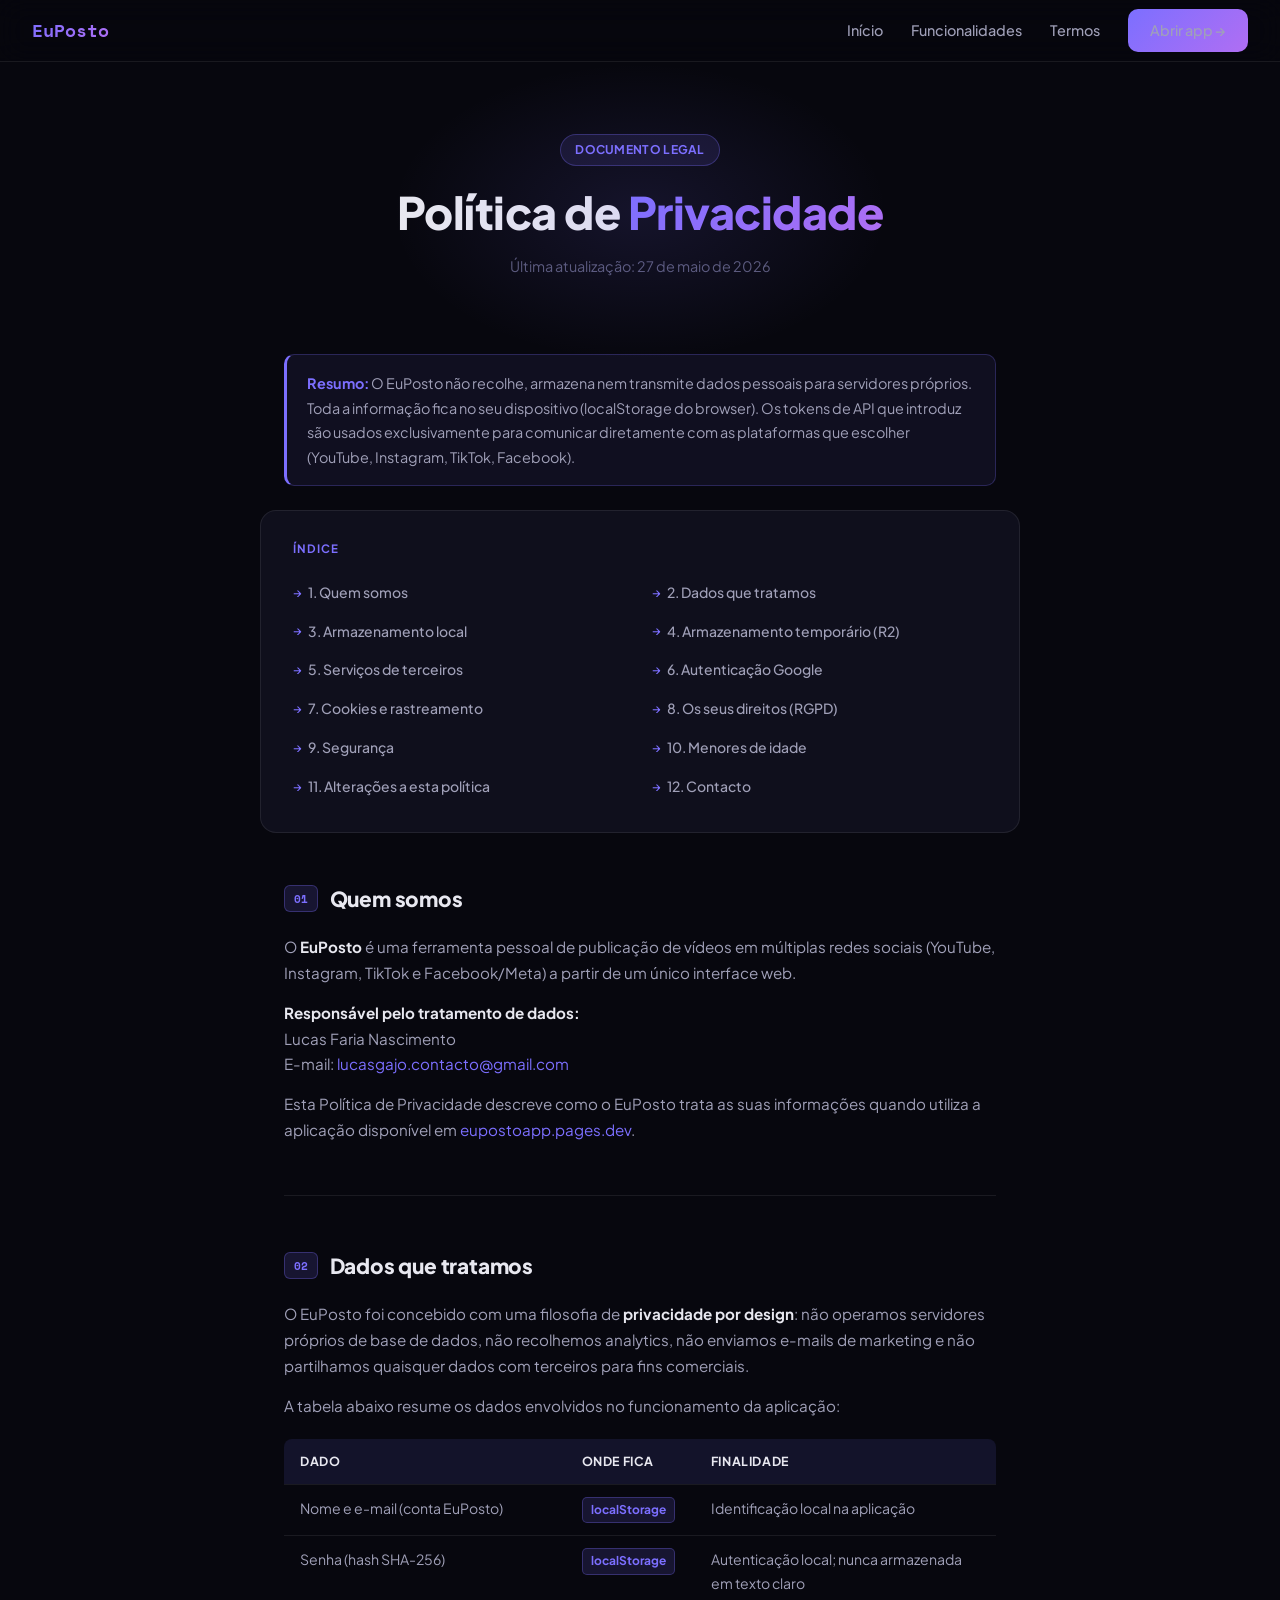
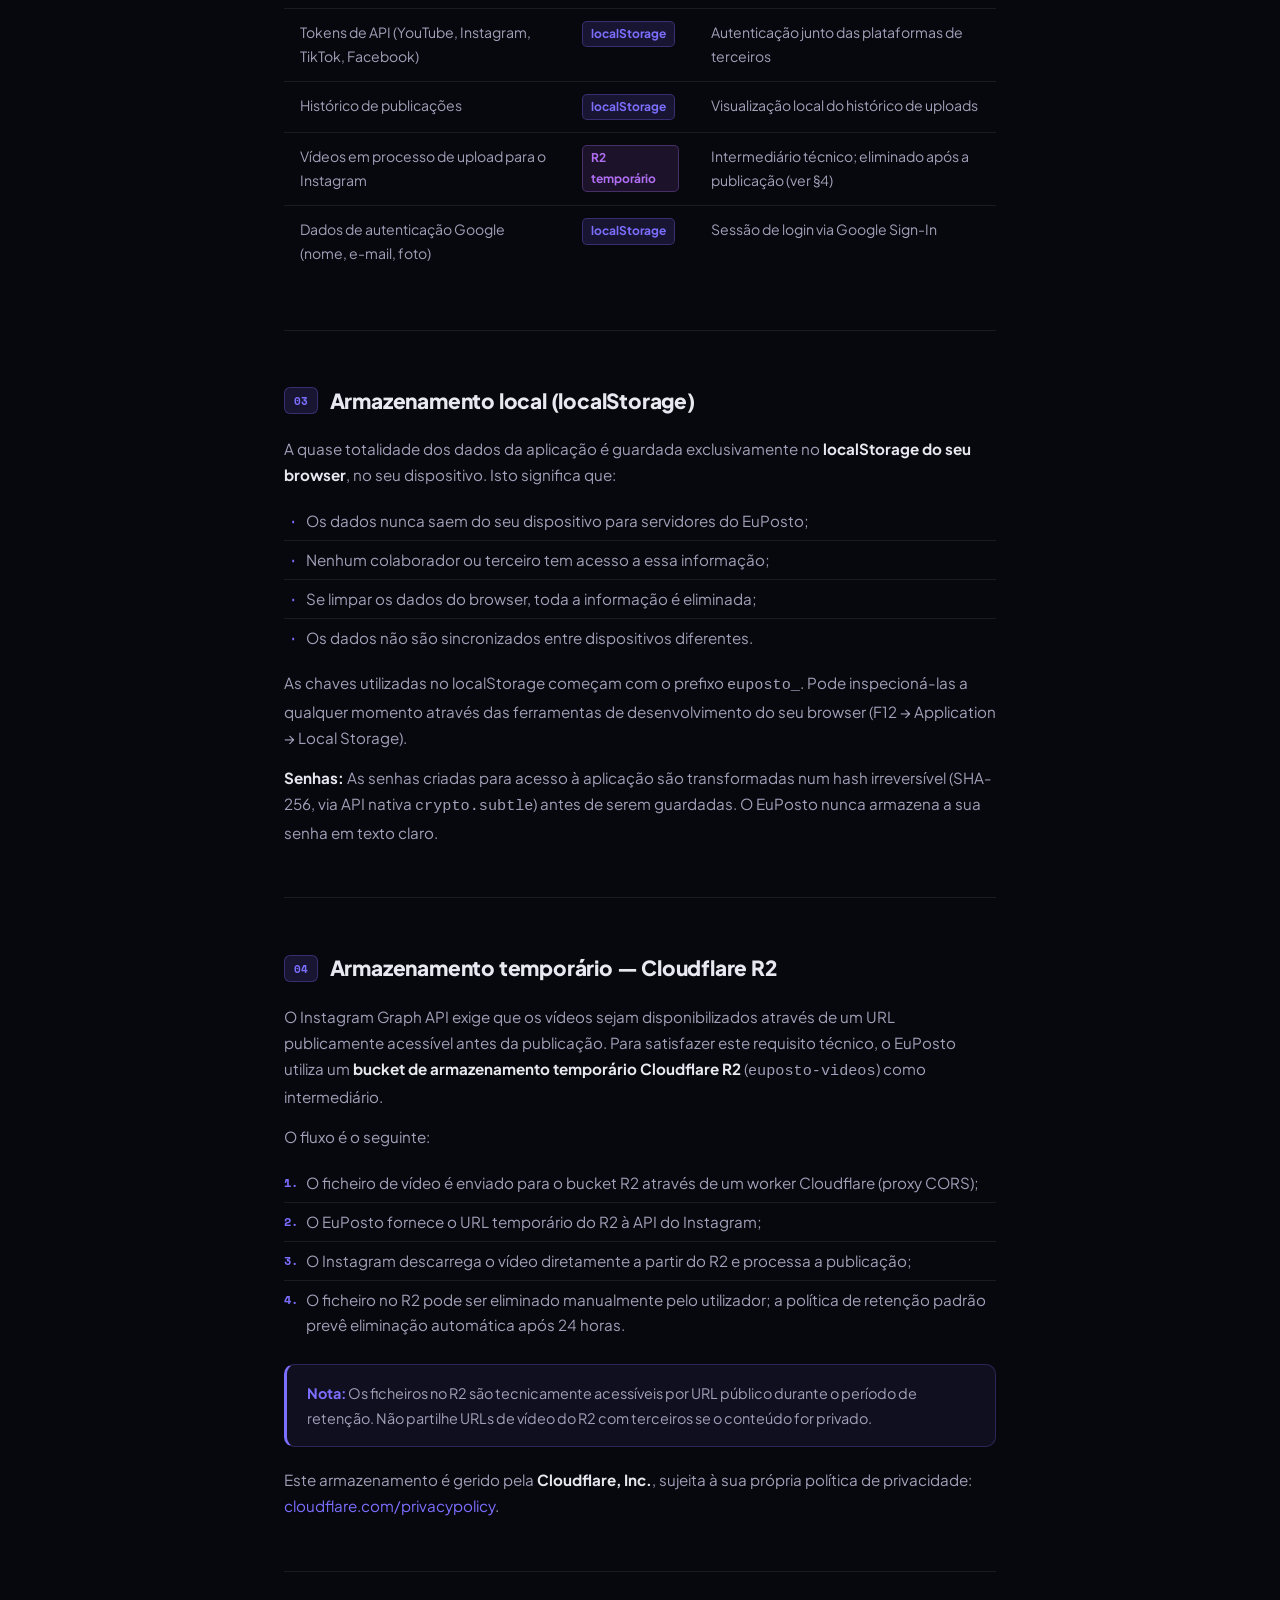
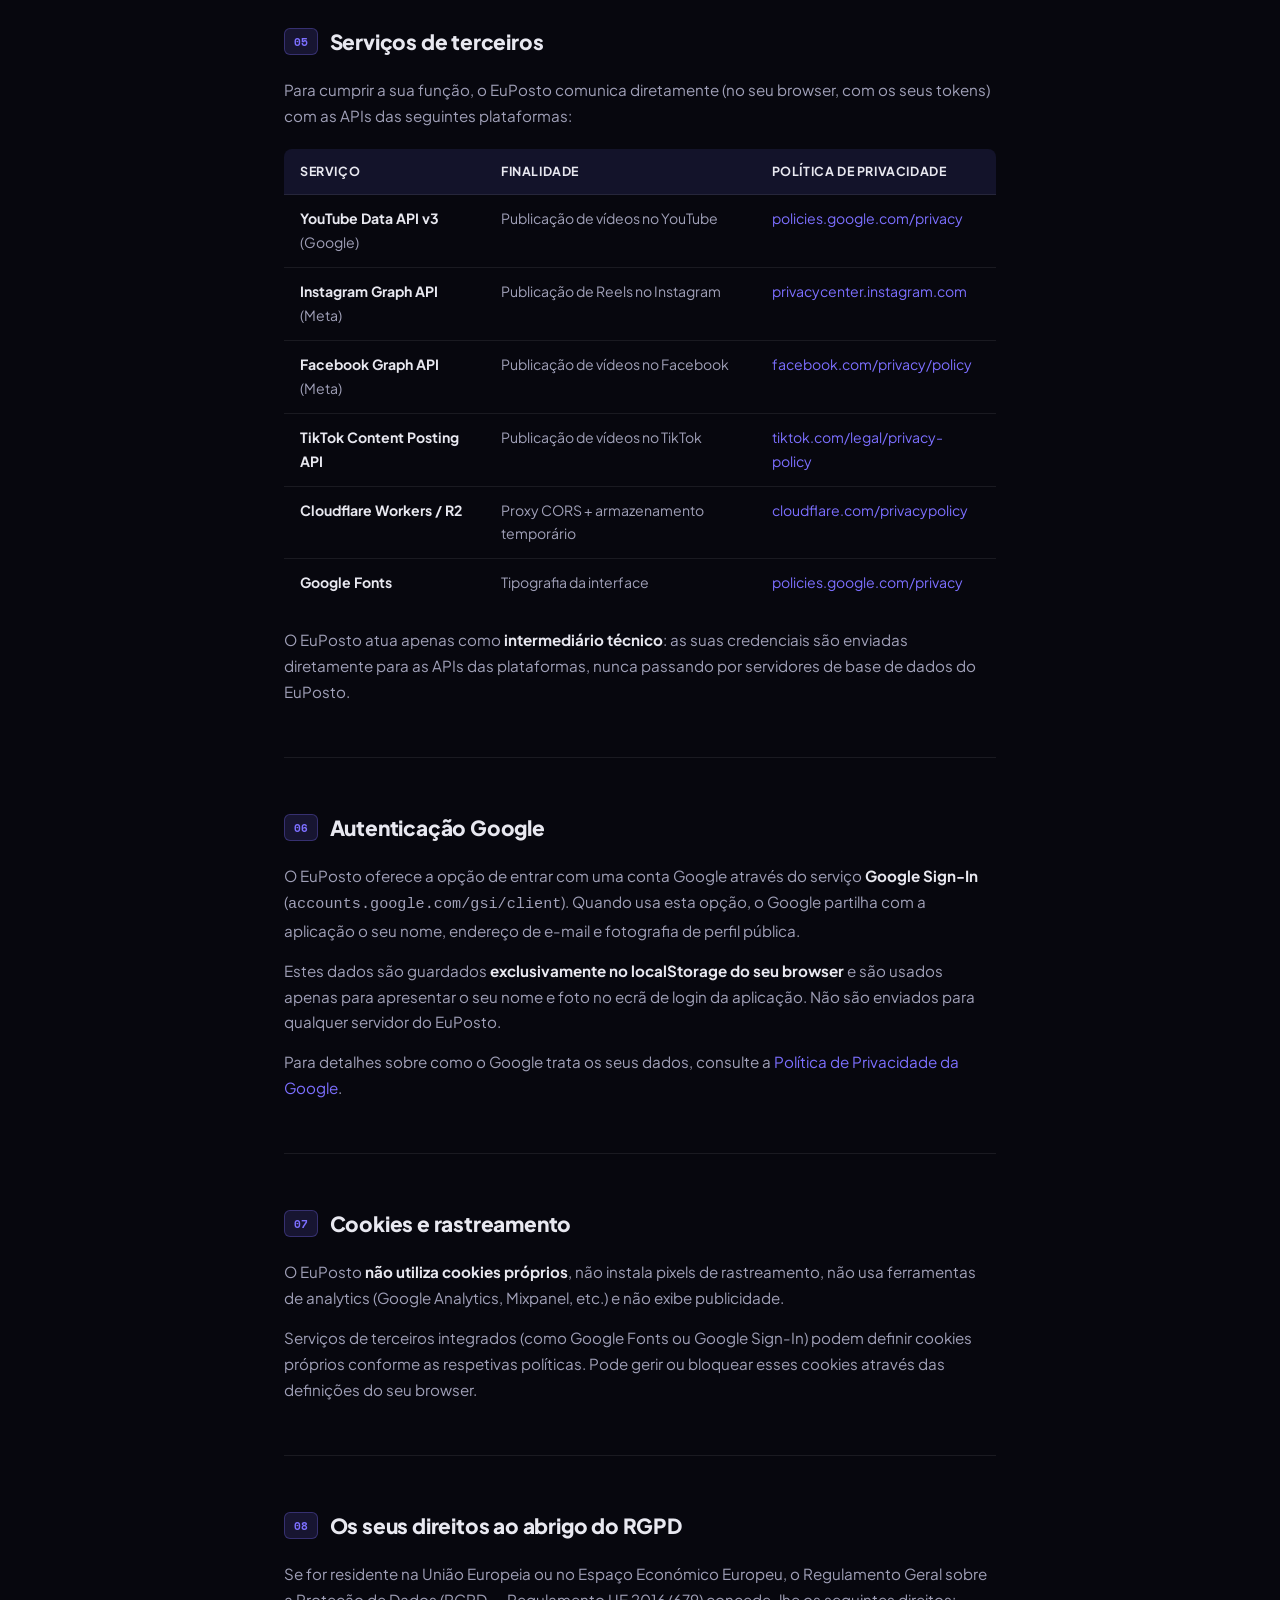
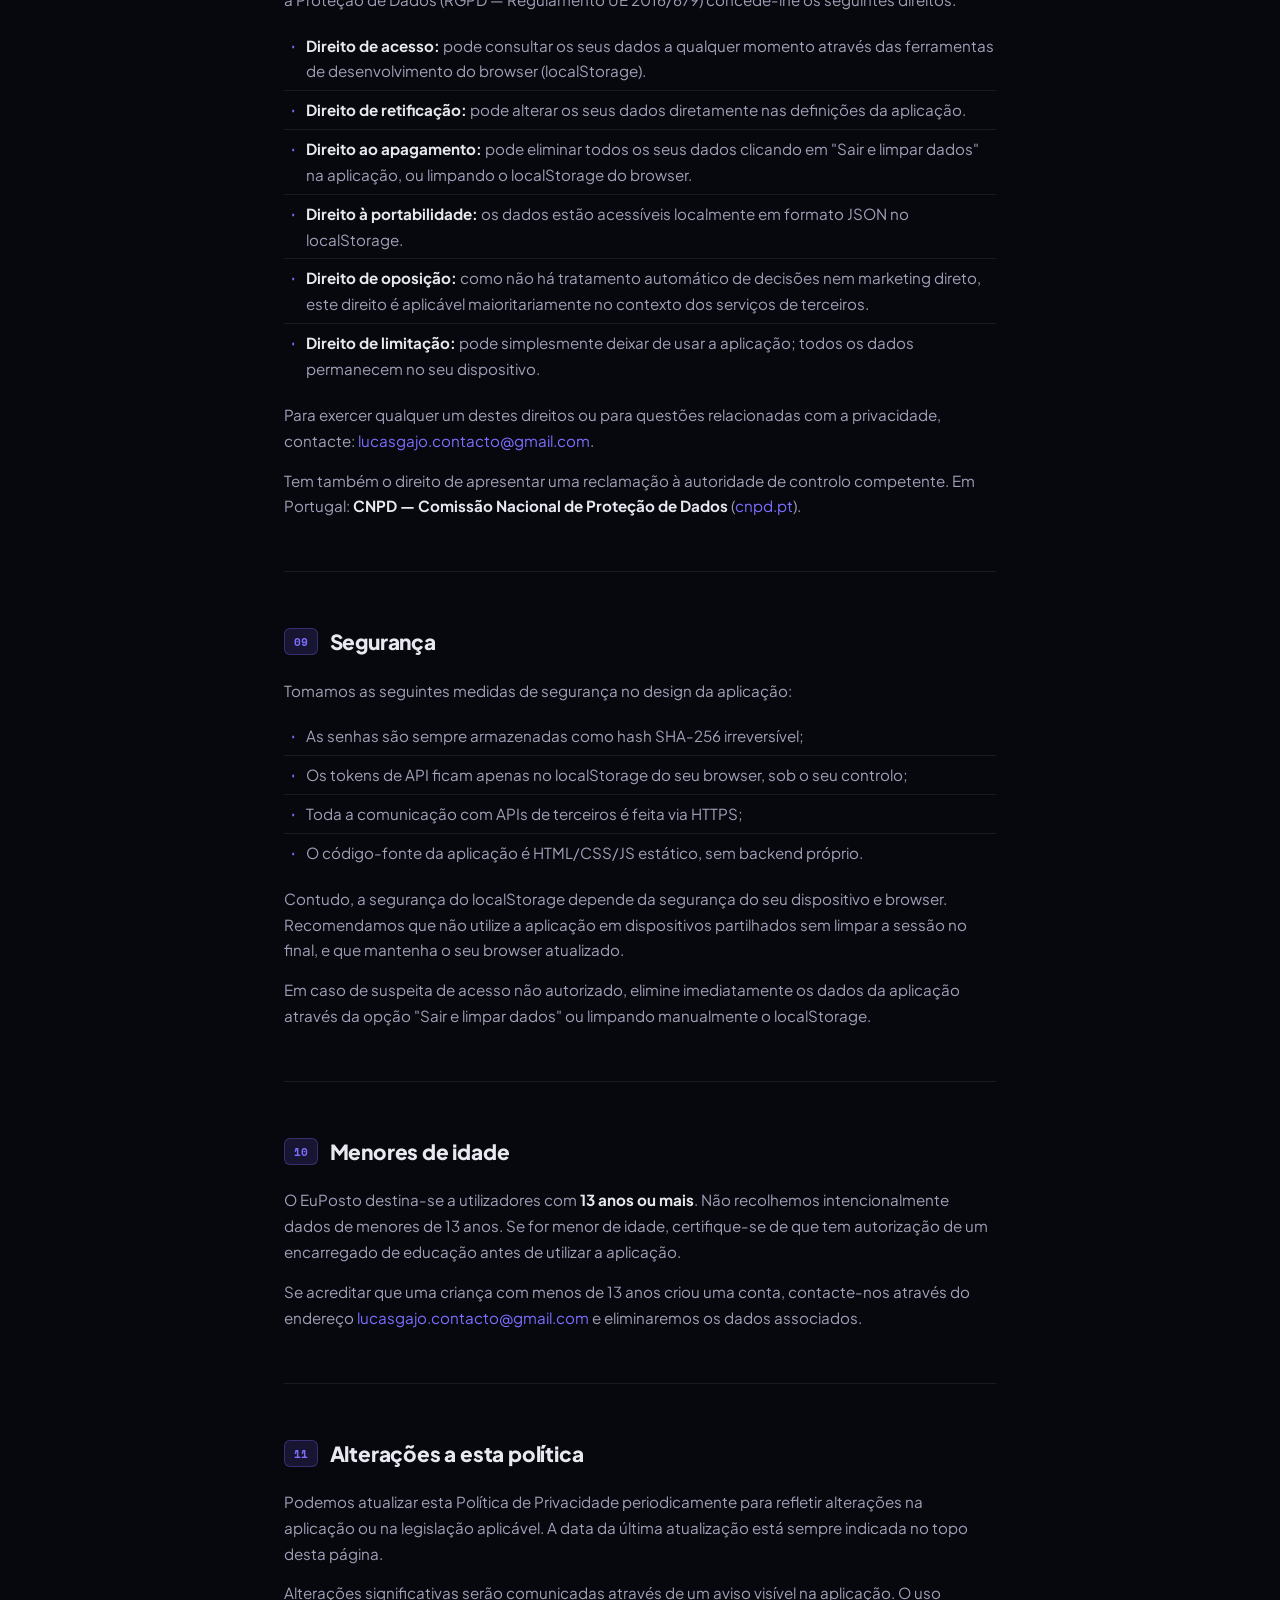
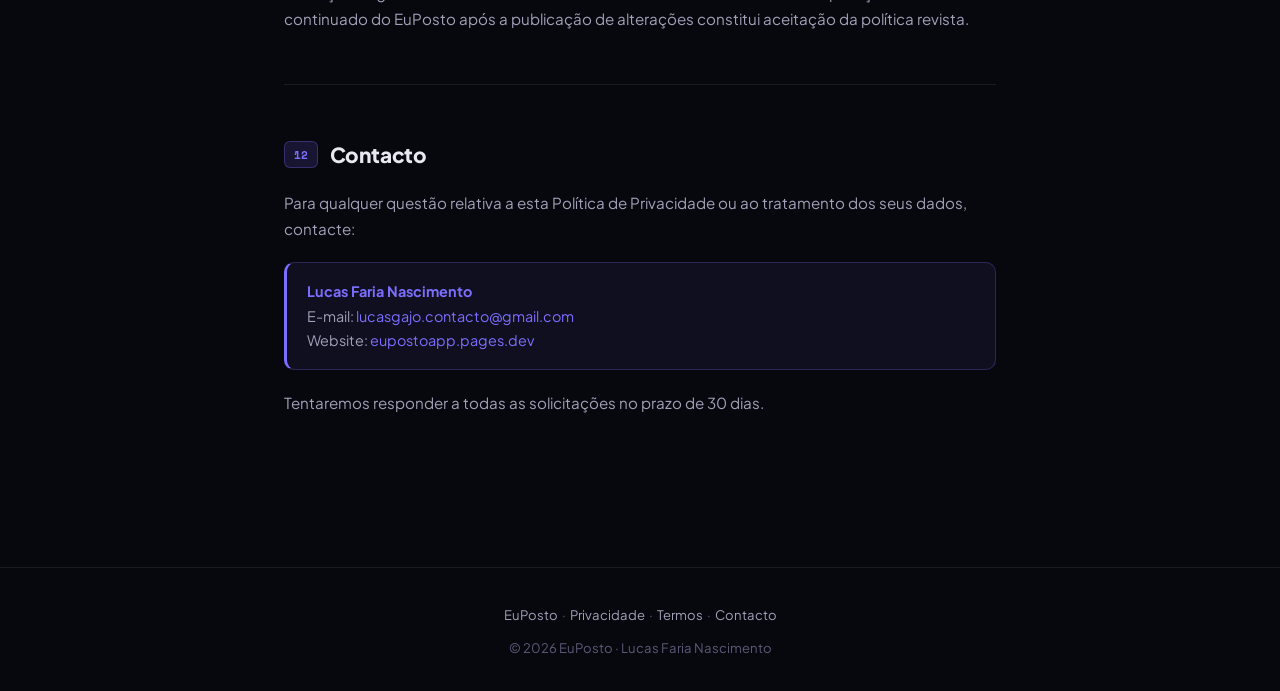
<file: privacy.html>
<!DOCTYPE html>
<html lang="pt">
<head>
  <meta charset="UTF-8" />
  <meta name="viewport" content="width=device-width, initial-scale=1.0" />
  <title>Política de Privacidade — EuPosto</title>
  <meta name="description" content="Política de Privacidade do EuPosto. Saiba como tratamos os seus dados." />
  <link rel="preconnect" href="https://fonts.googleapis.com" />
  <link rel="preconnect" href="https://fonts.gstatic.com" crossorigin />
  <link href="https://fonts.googleapis.com/css2?family=Plus+Jakarta+Sans:wght@400;500;600;700;800&family=Space+Mono:wght@400;700&display=swap" rel="stylesheet" />
  <style>
    :root {
      --bg: #07070e;
      --surface: #0f0f1c;
      --surface2: #13132a;
      --accent: #7c6fff;
      --accent2: #b06ef3;
      --text: #e8e8f0;
      --text2: #a0a0b8;
      --muted: #5a5a78;
      --border: rgba(255,255,255,.08);
    }
    *, *::before, *::after { box-sizing: border-box; margin: 0; padding: 0; }
    html { scroll-behavior: smooth; }
    body { background: var(--bg); color: var(--text); font-family: 'Plus Jakarta Sans', sans-serif; line-height: 1.7; }

    /* NAV */
    nav {
      position: sticky; top: 0; z-index: 100;
      background: rgba(7,7,14,.85); backdrop-filter: blur(14px);
      border-bottom: 1px solid var(--border);
      display: flex; align-items: center; justify-content: space-between;
      padding: 0 32px; height: 62px;
    }
    .nav-logo {
      font-family: 'Space Mono', monospace; font-size: 1.15rem; font-weight: 700;
      background: linear-gradient(135deg, var(--accent), var(--accent2));
      -webkit-background-clip: text; -webkit-text-fill-color: transparent;
      background-clip: text; text-decoration: none;
    }
    .nav-links { display: flex; align-items: center; gap: 28px; }
    .nav-links a { color: var(--text2); text-decoration: none; font-size: .9rem; font-weight: 500; transition: color .2s; }
    .nav-links a:hover { color: var(--text); }
    .nav-cta {
      background: linear-gradient(135deg, var(--accent), var(--accent2));
      color: #fff; text-decoration: none; padding: 9px 22px;
      border-radius: 10px; font-size: .88rem; font-weight: 700;
      transition: opacity .2s, transform .15s;
    }
    .nav-cta:hover { opacity: .88; transform: translateY(-1px); }

    /* HERO / PAGE HEADER */
    .page-header {
      max-width: 760px; margin: 0 auto; padding: 72px 24px 56px;
      text-align: center; position: relative;
    }
    .page-header::before {
      content: '';
      position: absolute; top: 0; left: 50%; transform: translateX(-50%);
      width: 500px; height: 300px;
      background: radial-gradient(ellipse at center, rgba(124,111,255,.12) 0%, transparent 70%);
      pointer-events: none;
    }
    .page-badge {
      display: inline-flex; align-items: center; gap: 7px;
      background: rgba(124,111,255,.12); border: 1px solid rgba(124,111,255,.3);
      border-radius: 20px; padding: 5px 14px; font-size: .75rem; font-weight: 700;
      color: var(--accent); margin-bottom: 20px; letter-spacing: .3px; text-transform: uppercase;
    }
    .page-title {
      font-size: clamp(1.8rem, 4vw, 2.8rem); font-weight: 800; line-height: 1.15;
      margin-bottom: 16px; letter-spacing: -.5px;
    }
    .page-title span {
      background: linear-gradient(135deg, var(--accent), var(--accent2));
      -webkit-background-clip: text; -webkit-text-fill-color: transparent;
      background-clip: text;
    }
    .page-meta { font-size: .9rem; color: var(--muted); }

    /* TABLE OF CONTENTS */
    .toc-card {
      max-width: 760px; margin: 0 auto 48px;
      background: var(--surface); border: 1px solid var(--border);
      border-radius: 16px; padding: 28px 32px;
      display: grid; grid-template-columns: 1fr 1fr; gap: 6px 24px;
      /* reset das regras globais de <nav> (é um <nav class="toc-card">) */
      position: static; height: auto; z-index: auto;
      backdrop-filter: none; -webkit-backdrop-filter: none;
    }
    .toc-title {
      grid-column: 1 / -1; font-size: .72rem; font-weight: 700; letter-spacing: 1px;
      color: var(--accent); text-transform: uppercase; margin-bottom: 12px;
    }
    .toc-card a {
      color: var(--text2); text-decoration: none; font-size: .875rem; font-weight: 500;
      padding: 4px 0; border-bottom: 1px solid transparent;
      transition: color .2s, border-color .2s;
      display: flex; align-items: center; gap: 6px;
    }
    .toc-card a::before { content: '→'; color: var(--accent); font-size: .75rem; flex-shrink: 0; }
    .toc-card a:hover { color: var(--text); border-color: rgba(124,111,255,.3); }

    /* CONTENT */
    .doc-wrap {
      max-width: 760px; margin: 0 auto; padding: 0 24px 100px;
    }
    .doc-section {
      margin-bottom: 52px;
      scroll-margin-top: 80px;
    }
    .doc-section h2 {
      font-size: 1.3rem; font-weight: 800; margin-bottom: 18px; letter-spacing: -.2px;
      display: flex; align-items: center; gap: 12px;
    }
    .doc-section h2 .sec-num {
      font-family: 'Space Mono', monospace; font-size: .7rem; font-weight: 700;
      background: rgba(124,111,255,.15); border: 1px solid rgba(124,111,255,.3);
      color: var(--accent); padding: 3px 9px; border-radius: 6px; flex-shrink: 0;
    }
    .doc-section p {
      color: var(--text2); margin-bottom: 14px; font-size: .95rem;
    }
    .doc-section p:last-child { margin-bottom: 0; }
    .doc-section ul, .doc-section ol {
      color: var(--text2); font-size: .95rem;
      padding-left: 0; list-style: none; margin-bottom: 14px;
    }
    .doc-section li {
      padding: 6px 0 6px 22px; position: relative; border-bottom: 1px solid var(--border);
    }
    .doc-section li:last-child { border-bottom: none; }
    .doc-section ul li::before {
      content: '·'; position: absolute; left: 6px; color: var(--accent); font-size: 1.4rem; line-height: 1;
      top: 6px;
    }
    .doc-section ol { counter-reset: ol-cnt; }
    .doc-section ol li { counter-increment: ol-cnt; }
    .doc-section ol li::before {
      content: counter(ol-cnt) '.'; position: absolute; left: 0;
      color: var(--accent); font-size: .78rem; font-weight: 700; font-family: 'Space Mono', monospace;
      top: 8px;
    }
    strong { color: var(--text); font-weight: 700; }
    a { color: var(--accent); text-decoration: none; }
    a:hover { text-decoration: underline; }

    /* INFO BOX */
    .info-box {
      background: rgba(124,111,255,.08); border: 1px solid rgba(124,111,255,.25);
      border-left: 3px solid var(--accent);
      border-radius: 10px; padding: 16px 20px; margin: 20px 0;
      font-size: .9rem; color: var(--text2);
    }
    .info-box strong { color: var(--accent); }

    /* HIGHLIGHT TABLE */
    .data-table {
      width: 100%; border-collapse: collapse; margin: 20px 0;
      font-size: .88rem;
    }
    .data-table th {
      background: var(--surface2); color: var(--text); font-weight: 700;
      padding: 12px 16px; text-align: left; border-bottom: 1px solid var(--border);
      font-size: .78rem; text-transform: uppercase; letter-spacing: .6px;
    }
    .data-table th:first-child { border-radius: 8px 0 0 0; }
    .data-table th:last-child { border-radius: 0 8px 0 0; }
    .data-table td {
      padding: 12px 16px; border-bottom: 1px solid var(--border);
      color: var(--text2); vertical-align: top;
    }
    .data-table tr:last-child td { border-bottom: none; }
    .data-table tr:hover td { background: rgba(255,255,255,.02); }
    .tag {
      display: inline-block; padding: 2px 8px; border-radius: 5px;
      font-size: .75rem; font-weight: 700;
    }
    .tag-local { background: rgba(124,111,255,.15); color: var(--accent); border: 1px solid rgba(124,111,255,.3); }
    .tag-temp { background: rgba(176,110,243,.12); color: var(--accent2); border: 1px solid rgba(176,110,243,.3); }
    .tag-ext { background: rgba(255,255,255,.06); color: var(--text2); border: 1px solid var(--border); }

    /* DIVIDER */
    .divider { height: 1px; background: var(--border); margin: 0 0 52px; }

    /* FOOTER */
    footer {
      border-top: 1px solid var(--border);
      text-align: center; padding: 36px 24px;
      color: var(--muted); font-size: .82rem;
    }
    footer a { color: var(--text2); text-decoration: none; }
    footer a:hover { color: var(--text); }

    @media (max-width: 640px) {
      nav { padding: 0 16px; }
      .nav-links { gap: 14px; }
      .toc-card { grid-template-columns: 1fr; padding: 20px; }
      .doc-section h2 { font-size: 1.1rem; }
    }
  </style>
</head>
<body>

<nav>
  <a class="nav-logo" href="index.html">EuPosto</a>
  <div class="nav-links">
    <a href="index.html">Início</a>
    <a href="index.html#features">Funcionalidades</a>
    <a href="terms.html">Termos</a>
    <a href="euposto.html" class="nav-cta">Abrir app →</a>
  </div>
</nav>

<header class="page-header">
  <div class="page-badge">Documento Legal</div>
  <h1 class="page-title">Política de <span>Privacidade</span></h1>
  <p class="page-meta">Última atualização: 27 de maio de 2026</p>
</header>

<div style="max-width:760px;margin:0 auto;padding:0 24px;">
  <div class="info-box">
    <strong>Resumo:</strong> O EuPosto não recolhe, armazena nem transmite dados pessoais para servidores próprios.
    Toda a informação fica no seu dispositivo (localStorage do browser). Os tokens de API que introduz são usados
    exclusivamente para comunicar diretamente com as plataformas que escolher (YouTube, Instagram, TikTok, Facebook).
  </div>
</div>

<nav class="toc-card" style="max-width:760px;margin:24px auto 48px;">
  <div class="toc-title">Índice</div>
  <a href="#sec-intro">1. Quem somos</a>
  <a href="#sec-dados">2. Dados que tratamos</a>
  <a href="#sec-localstorage">3. Armazenamento local</a>
  <a href="#sec-r2">4. Armazenamento temporário (R2)</a>
  <a href="#sec-terceiros">5. Serviços de terceiros</a>
  <a href="#sec-google">6. Autenticação Google</a>
  <a href="#sec-cookies">7. Cookies e rastreamento</a>
  <a href="#sec-direitos">8. Os seus direitos (RGPD)</a>
  <a href="#sec-seguranca">9. Segurança</a>
  <a href="#sec-menores">10. Menores de idade</a>
  <a href="#sec-alteracoes">11. Alterações a esta política</a>
  <a href="#sec-contacto">12. Contacto</a>
</nav>

<div class="doc-wrap">

  <section class="doc-section" id="sec-intro">
    <h2><span class="sec-num">01</span> Quem somos</h2>
    <p>
      O <strong>EuPosto</strong> é uma ferramenta pessoal de publicação de vídeos em múltiplas redes sociais
      (YouTube, Instagram, TikTok e Facebook/Meta) a partir de um único interface web.
    </p>
    <p>
      <strong>Responsável pelo tratamento de dados:</strong><br />
      Lucas Faria Nascimento<br />
      E-mail: <a href="mailto:lucasgajo.contacto@gmail.com">lucasgajo.contacto@gmail.com</a>
    </p>
    <p>
      Esta Política de Privacidade descreve como o EuPosto trata as suas informações quando utiliza
      a aplicação disponível em <a href="https://eupostoapp.pages.dev">eupostoapp.pages.dev</a>.
    </p>
  </section>

  <div class="divider"></div>

  <section class="doc-section" id="sec-dados">
    <h2><span class="sec-num">02</span> Dados que tratamos</h2>
    <p>
      O EuPosto foi concebido com uma filosofia de <strong>privacidade por design</strong>: não operamos servidores
      próprios de base de dados, não recolhemos analytics, não enviamos e-mails de marketing e não partilhamos
      quaisquer dados com terceiros para fins comerciais.
    </p>
    <p>A tabela abaixo resume os dados envolvidos no funcionamento da aplicação:</p>
    <table class="data-table">
      <thead>
        <tr>
          <th>Dado</th>
          <th>Onde fica</th>
          <th>Finalidade</th>
        </tr>
      </thead>
      <tbody>
        <tr>
          <td>Nome e e-mail (conta EuPosto)</td>
          <td><span class="tag tag-local">localStorage</span></td>
          <td>Identificação local na aplicação</td>
        </tr>
        <tr>
          <td>Senha (hash SHA-256)</td>
          <td><span class="tag tag-local">localStorage</span></td>
          <td>Autenticação local; nunca armazenada em texto claro</td>
        </tr>
        <tr>
          <td>Tokens de API (YouTube, Instagram, TikTok, Facebook)</td>
          <td><span class="tag tag-local">localStorage</span></td>
          <td>Autenticação junto das plataformas de terceiros</td>
        </tr>
        <tr>
          <td>Histórico de publicações</td>
          <td><span class="tag tag-local">localStorage</span></td>
          <td>Visualização local do histórico de uploads</td>
        </tr>
        <tr>
          <td>Vídeos em processo de upload para o Instagram</td>
          <td><span class="tag tag-temp">R2 temporário</span></td>
          <td>Intermediário técnico; eliminado após a publicação (ver §4)</td>
        </tr>
        <tr>
          <td>Dados de autenticação Google (nome, e-mail, foto)</td>
          <td><span class="tag tag-local">localStorage</span></td>
          <td>Sessão de login via Google Sign-In</td>
        </tr>
      </tbody>
    </table>
  </section>

  <div class="divider"></div>

  <section class="doc-section" id="sec-localstorage">
    <h2><span class="sec-num">03</span> Armazenamento local (localStorage)</h2>
    <p>
      A quase totalidade dos dados da aplicação é guardada exclusivamente no <strong>localStorage do seu browser</strong>,
      no seu dispositivo. Isto significa que:
    </p>
    <ul>
      <li>Os dados nunca saem do seu dispositivo para servidores do EuPosto;</li>
      <li>Nenhum colaborador ou terceiro tem acesso a essa informação;</li>
      <li>Se limpar os dados do browser, toda a informação é eliminada;</li>
      <li>Os dados não são sincronizados entre dispositivos diferentes.</li>
    </ul>
    <p>
      As chaves utilizadas no localStorage começam com o prefixo <code>euposto_</code>.
      Pode inspecioná-las a qualquer momento através das ferramentas de desenvolvimento do seu browser
      (F12 → Application → Local Storage).
    </p>
    <p>
      <strong>Senhas:</strong> As senhas criadas para acesso à aplicação são transformadas num hash irreversível
      (SHA-256, via API nativa <code>crypto.subtle</code>) antes de serem guardadas. O EuPosto nunca armazena
      a sua senha em texto claro.
    </p>
  </section>

  <div class="divider"></div>

  <section class="doc-section" id="sec-r2">
    <h2><span class="sec-num">04</span> Armazenamento temporário — Cloudflare R2</h2>
    <p>
      O Instagram Graph API exige que os vídeos sejam disponibilizados através de um URL publicamente acessível
      antes da publicação. Para satisfazer este requisito técnico, o EuPosto utiliza um <strong>bucket de armazenamento
      temporário Cloudflare R2</strong> (<code>euposto-videos</code>) como intermediário.
    </p>
    <p>O fluxo é o seguinte:</p>
    <ol>
      <li>O ficheiro de vídeo é enviado para o bucket R2 através de um worker Cloudflare (proxy CORS);</li>
      <li>O EuPosto fornece o URL temporário do R2 à API do Instagram;</li>
      <li>O Instagram descarrega o vídeo diretamente a partir do R2 e processa a publicação;</li>
      <li>O ficheiro no R2 pode ser eliminado manualmente pelo utilizador; a política de retenção padrão
          prevê eliminação automática após 24 horas.</li>
    </ol>
    <div class="info-box">
      <strong>Nota:</strong> Os ficheiros no R2 são tecnicamente acessíveis por URL público durante o período
      de retenção. Não partilhe URLs de vídeo do R2 com terceiros se o conteúdo for privado.
    </div>
    <p>
      Este armazenamento é gerido pela <strong>Cloudflare, Inc.</strong>, sujeita à sua própria política de privacidade:
      <a href="https://www.cloudflare.com/privacypolicy/" target="_blank" rel="noopener">cloudflare.com/privacypolicy</a>.
    </p>
  </section>

  <div class="divider"></div>

  <section class="doc-section" id="sec-terceiros">
    <h2><span class="sec-num">05</span> Serviços de terceiros</h2>
    <p>
      Para cumprir a sua função, o EuPosto comunica diretamente (no seu browser, com os seus tokens)
      com as APIs das seguintes plataformas:
    </p>
    <table class="data-table">
      <thead>
        <tr><th>Serviço</th><th>Finalidade</th><th>Política de privacidade</th></tr>
      </thead>
      <tbody>
        <tr>
          <td><strong>YouTube Data API v3</strong> (Google)</td>
          <td>Publicação de vídeos no YouTube</td>
          <td><a href="https://policies.google.com/privacy" target="_blank" rel="noopener">policies.google.com/privacy</a></td>
        </tr>
        <tr>
          <td><strong>Instagram Graph API</strong> (Meta)</td>
          <td>Publicação de Reels no Instagram</td>
          <td><a href="https://privacycenter.instagram.com/policy" target="_blank" rel="noopener">privacycenter.instagram.com</a></td>
        </tr>
        <tr>
          <td><strong>Facebook Graph API</strong> (Meta)</td>
          <td>Publicação de vídeos no Facebook</td>
          <td><a href="https://www.facebook.com/privacy/policy" target="_blank" rel="noopener">facebook.com/privacy/policy</a></td>
        </tr>
        <tr>
          <td><strong>TikTok Content Posting API</strong></td>
          <td>Publicação de vídeos no TikTok</td>
          <td><a href="https://www.tiktok.com/legal/page/row/privacy-policy/en" target="_blank" rel="noopener">tiktok.com/legal/privacy-policy</a></td>
        </tr>
        <tr>
          <td><strong>Cloudflare Workers / R2</strong></td>
          <td>Proxy CORS + armazenamento temporário</td>
          <td><a href="https://www.cloudflare.com/privacypolicy/" target="_blank" rel="noopener">cloudflare.com/privacypolicy</a></td>
        </tr>
        <tr>
          <td><strong>Google Fonts</strong></td>
          <td>Tipografia da interface</td>
          <td><a href="https://policies.google.com/privacy" target="_blank" rel="noopener">policies.google.com/privacy</a></td>
        </tr>
      </tbody>
    </table>
    <p>
      O EuPosto atua apenas como <strong>intermediário técnico</strong>: as suas credenciais são enviadas
      diretamente para as APIs das plataformas, nunca passando por servidores de base de dados do EuPosto.
    </p>
  </section>

  <div class="divider"></div>

  <section class="doc-section" id="sec-google">
    <h2><span class="sec-num">06</span> Autenticação Google</h2>
    <p>
      O EuPosto oferece a opção de entrar com uma conta Google através do serviço
      <strong>Google Sign-In</strong> (<code>accounts.google.com/gsi/client</code>).
      Quando usa esta opção, o Google partilha com a aplicação o seu nome, endereço de e-mail
      e fotografia de perfil pública.
    </p>
    <p>
      Estes dados são guardados <strong>exclusivamente no localStorage do seu browser</strong> e são usados
      apenas para apresentar o seu nome e foto no ecrã de login da aplicação. Não são enviados para
      qualquer servidor do EuPosto.
    </p>
    <p>
      Para detalhes sobre como o Google trata os seus dados, consulte a
      <a href="https://policies.google.com/privacy" target="_blank" rel="noopener">Política de Privacidade da Google</a>.
    </p>
  </section>

  <div class="divider"></div>

  <section class="doc-section" id="sec-cookies">
    <h2><span class="sec-num">07</span> Cookies e rastreamento</h2>
    <p>
      O EuPosto <strong>não utiliza cookies próprios</strong>, não instala pixels de rastreamento,
      não usa ferramentas de analytics (Google Analytics, Mixpanel, etc.) e não exibe publicidade.
    </p>
    <p>
      Serviços de terceiros integrados (como Google Fonts ou Google Sign-In) podem definir cookies
      próprios conforme as respetivas políticas. Pode gerir ou bloquear esses cookies através das
      definições do seu browser.
    </p>
  </section>

  <div class="divider"></div>

  <section class="doc-section" id="sec-direitos">
    <h2><span class="sec-num">08</span> Os seus direitos ao abrigo do RGPD</h2>
    <p>
      Se for residente na União Europeia ou no Espaço Económico Europeu, o
      Regulamento Geral sobre a Proteção de Dados (RGPD — Regulamento UE 2016/679)
      concede-lhe os seguintes direitos:
    </p>
    <ul>
      <li><strong>Direito de acesso:</strong> pode consultar os seus dados a qualquer momento através das ferramentas de desenvolvimento do browser (localStorage).</li>
      <li><strong>Direito de retificação:</strong> pode alterar os seus dados diretamente nas definições da aplicação.</li>
      <li><strong>Direito ao apagamento:</strong> pode eliminar todos os seus dados clicando em "Sair e limpar dados" na aplicação, ou limpando o localStorage do browser.</li>
      <li><strong>Direito à portabilidade:</strong> os dados estão acessíveis localmente em formato JSON no localStorage.</li>
      <li><strong>Direito de oposição:</strong> como não há tratamento automático de decisões nem marketing direto, este direito é aplicável maioritariamente no contexto dos serviços de terceiros.</li>
      <li><strong>Direito de limitação:</strong> pode simplesmente deixar de usar a aplicação; todos os dados permanecem no seu dispositivo.</li>
    </ul>
    <p>
      Para exercer qualquer um destes direitos ou para questões relacionadas com a privacidade,
      contacte: <a href="mailto:lucasgajo.contacto@gmail.com">lucasgajo.contacto@gmail.com</a>.
    </p>
    <p>
      Tem também o direito de apresentar uma reclamação à autoridade de controlo competente.
      Em Portugal: <strong>CNPD — Comissão Nacional de Proteção de Dados</strong>
      (<a href="https://www.cnpd.pt" target="_blank" rel="noopener">cnpd.pt</a>).
    </p>
  </section>

  <div class="divider"></div>

  <section class="doc-section" id="sec-seguranca">
    <h2><span class="sec-num">09</span> Segurança</h2>
    <p>
      Tomamos as seguintes medidas de segurança no design da aplicação:
    </p>
    <ul>
      <li>As senhas são sempre armazenadas como hash SHA-256 irreversível;</li>
      <li>Os tokens de API ficam apenas no localStorage do seu browser, sob o seu controlo;</li>
      <li>Toda a comunicação com APIs de terceiros é feita via HTTPS;</li>
      <li>O código-fonte da aplicação é HTML/CSS/JS estático, sem backend próprio.</li>
    </ul>
    <p>
      Contudo, a segurança do localStorage depende da segurança do seu dispositivo e browser.
      Recomendamos que não utilize a aplicação em dispositivos partilhados sem limpar a sessão
      no final, e que mantenha o seu browser atualizado.
    </p>
    <p>
      Em caso de suspeita de acesso não autorizado, elimine imediatamente os dados da aplicação
      através da opção "Sair e limpar dados" ou limpando manualmente o localStorage.
    </p>
  </section>

  <div class="divider"></div>

  <section class="doc-section" id="sec-menores">
    <h2><span class="sec-num">10</span> Menores de idade</h2>
    <p>
      O EuPosto destina-se a utilizadores com <strong>13 anos ou mais</strong>. Não recolhemos
      intencionalmente dados de menores de 13 anos. Se for menor de idade, certifique-se de que
      tem autorização de um encarregado de educação antes de utilizar a aplicação.
    </p>
    <p>
      Se acreditar que uma criança com menos de 13 anos criou uma conta, contacte-nos através do
      endereço <a href="mailto:lucasgajo.contacto@gmail.com">lucasgajo.contacto@gmail.com</a>
      e eliminaremos os dados associados.
    </p>
  </section>

  <div class="divider"></div>

  <section class="doc-section" id="sec-alteracoes">
    <h2><span class="sec-num">11</span> Alterações a esta política</h2>
    <p>
      Podemos atualizar esta Política de Privacidade periodicamente para refletir alterações
      na aplicação ou na legislação aplicável. A data da última atualização está sempre indicada
      no topo desta página.
    </p>
    <p>
      Alterações significativas serão comunicadas através de um aviso visível na aplicação.
      O uso continuado do EuPosto após a publicação de alterações constitui aceitação da
      política revista.
    </p>
  </section>

  <div class="divider"></div>

  <section class="doc-section" id="sec-contacto">
    <h2><span class="sec-num">12</span> Contacto</h2>
    <p>
      Para qualquer questão relativa a esta Política de Privacidade ou ao tratamento dos seus dados, contacte:
    </p>
    <div class="info-box">
      <strong>Lucas Faria Nascimento</strong><br />
      E-mail: <a href="mailto:lucasgajo.contacto@gmail.com">lucasgajo.contacto@gmail.com</a><br />
      Website: <a href="https://eupostoapp.pages.dev">eupostoapp.pages.dev</a>
    </div>
    <p>Tentaremos responder a todas as solicitações no prazo de 30 dias.</p>
  </section>

</div>

<footer>
  <p>
    <a href="index.html">EuPosto</a> &nbsp;·&nbsp;
    <a href="privacy.html">Privacidade</a> &nbsp;·&nbsp;
    <a href="terms.html">Termos</a> &nbsp;·&nbsp;
    <a href="mailto:lucasgajo.contacto@gmail.com">Contacto</a>
  </p>
  <p style="margin-top:10px;">© 2026 EuPosto · Lucas Faria Nascimento</p>
</footer>

</body>
</html>
</file>
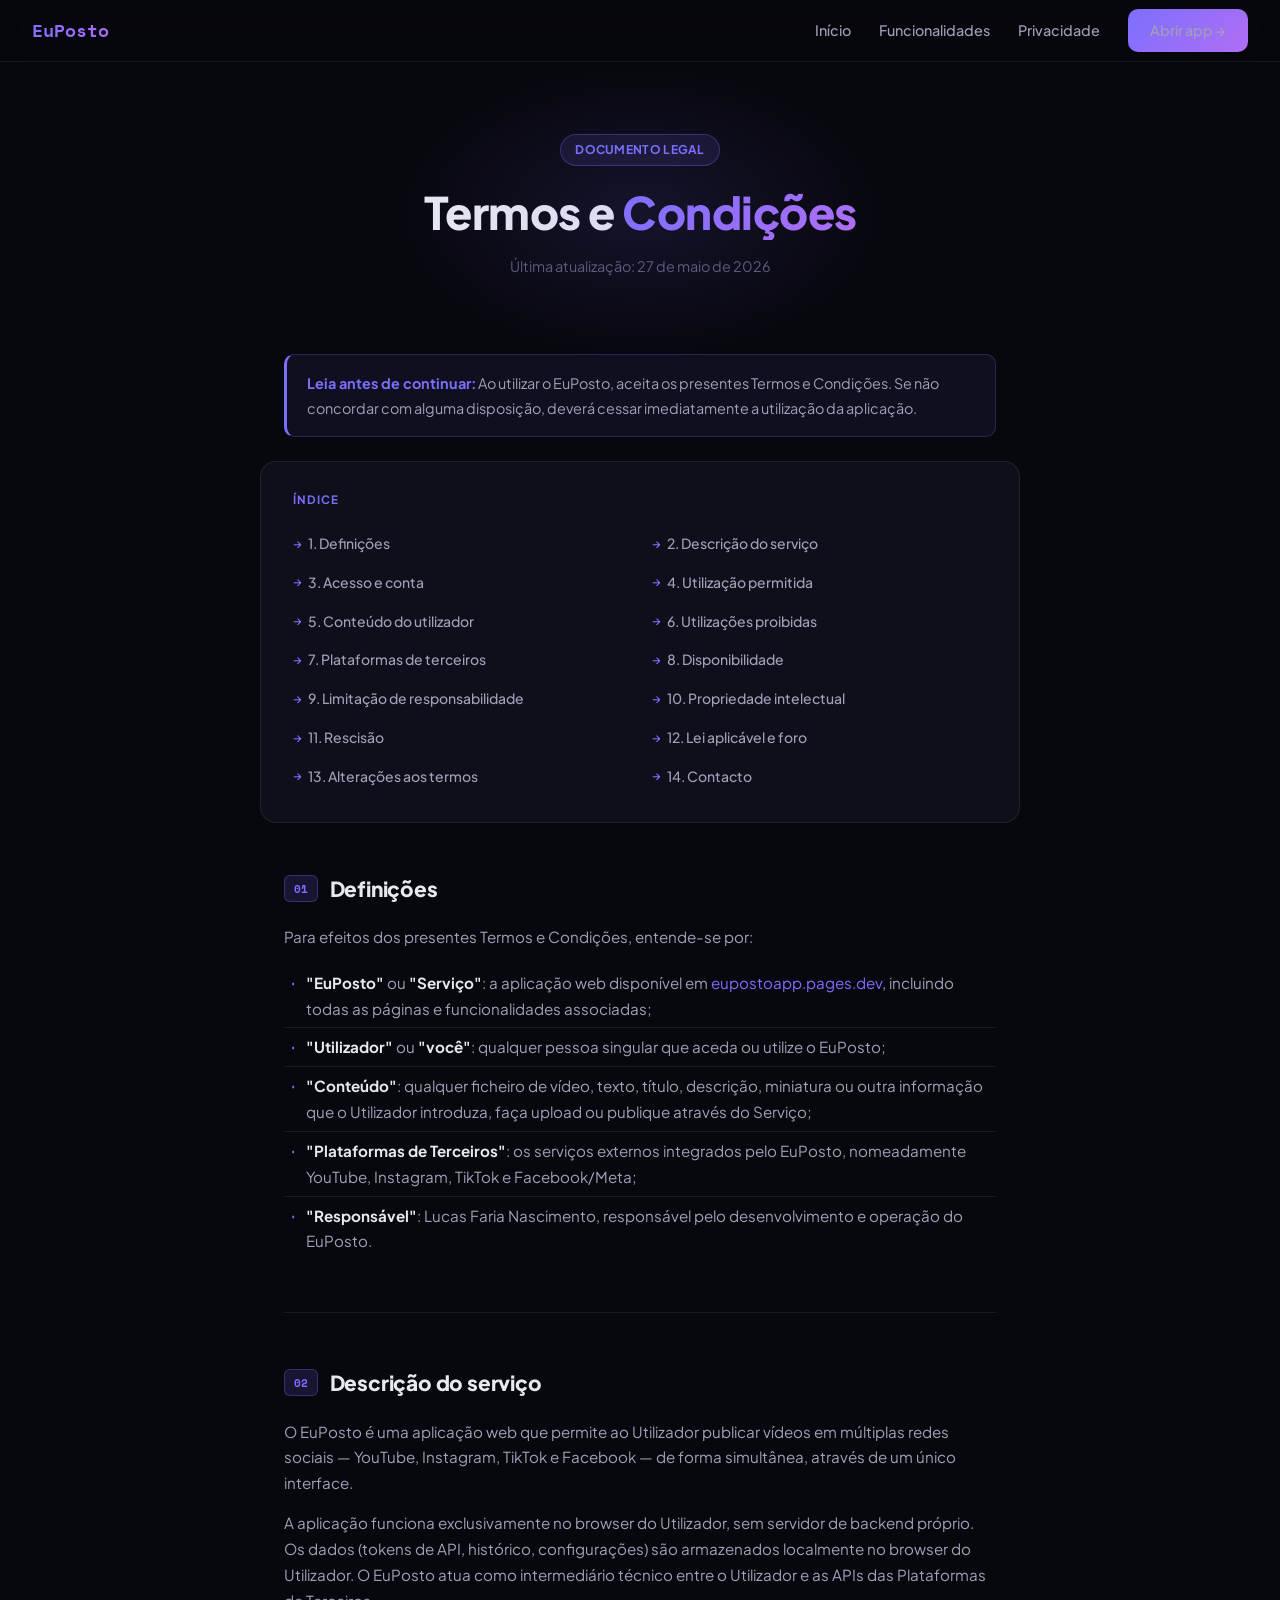
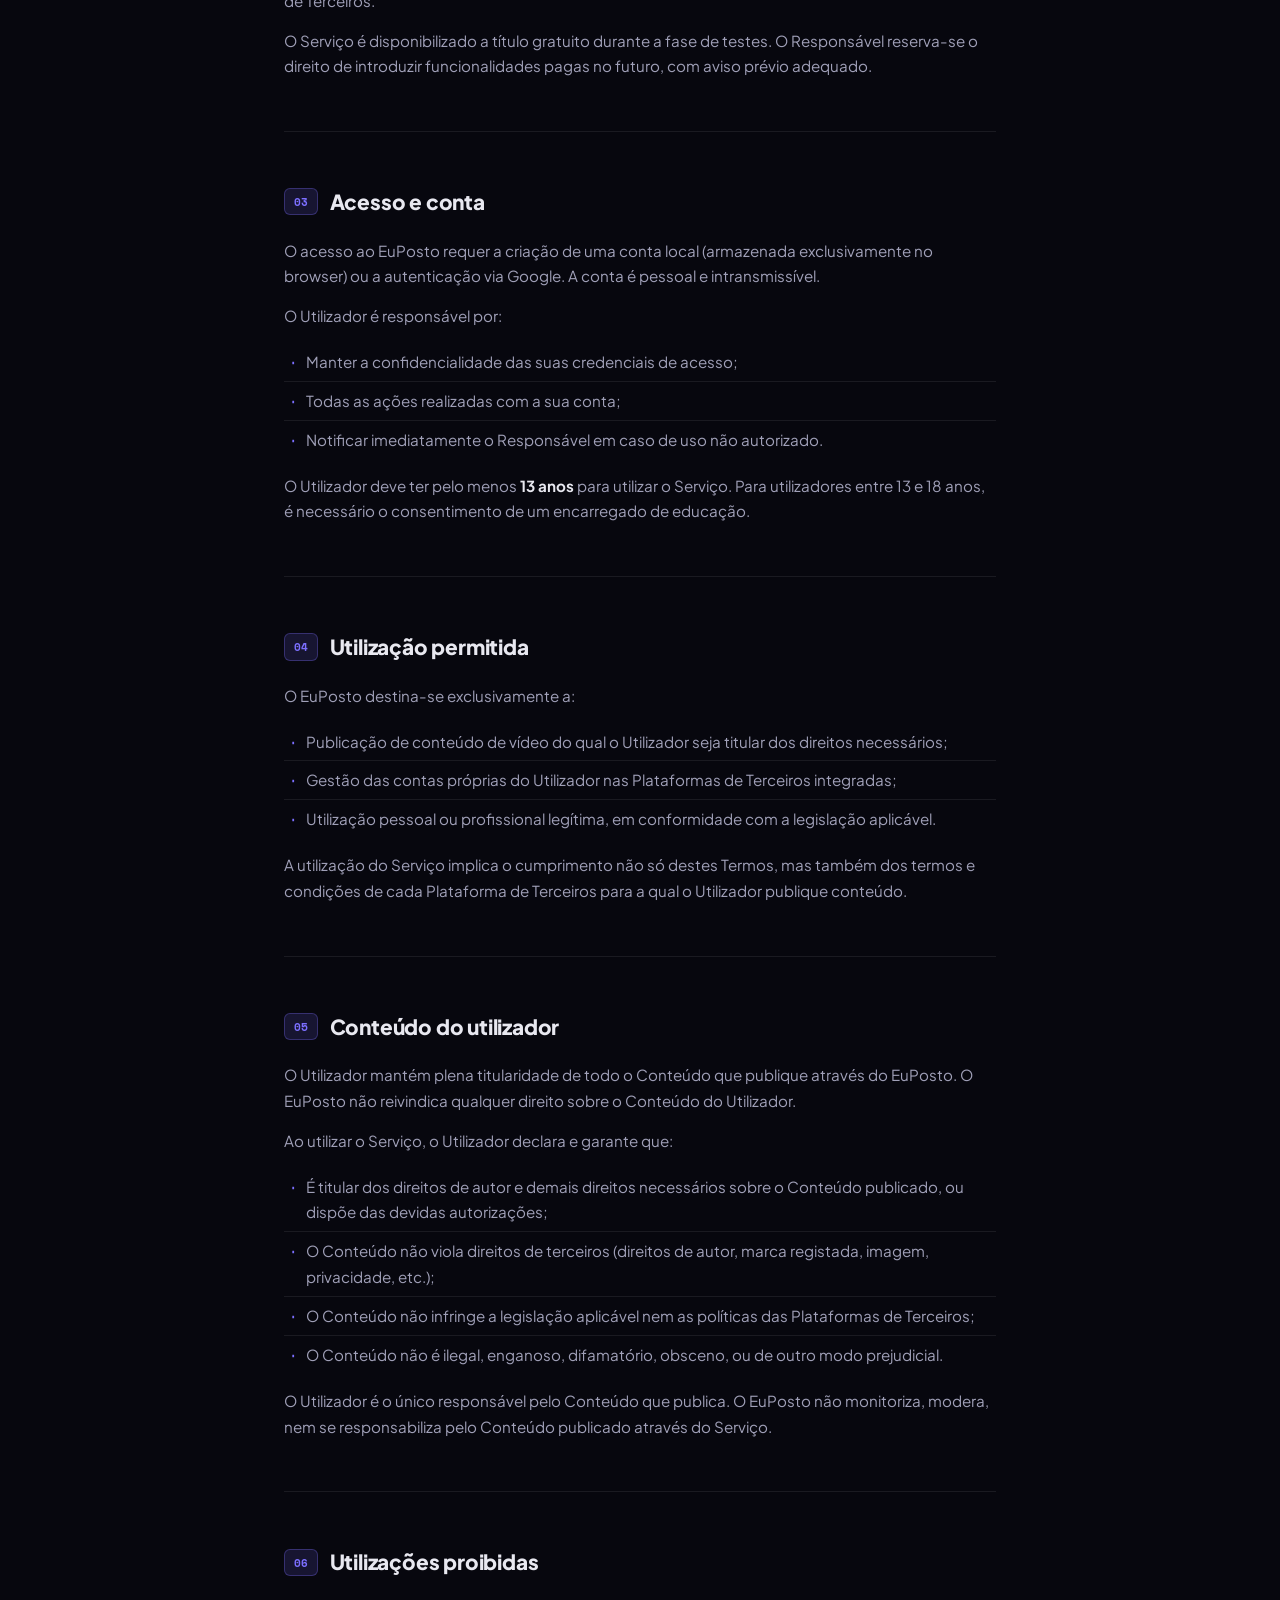
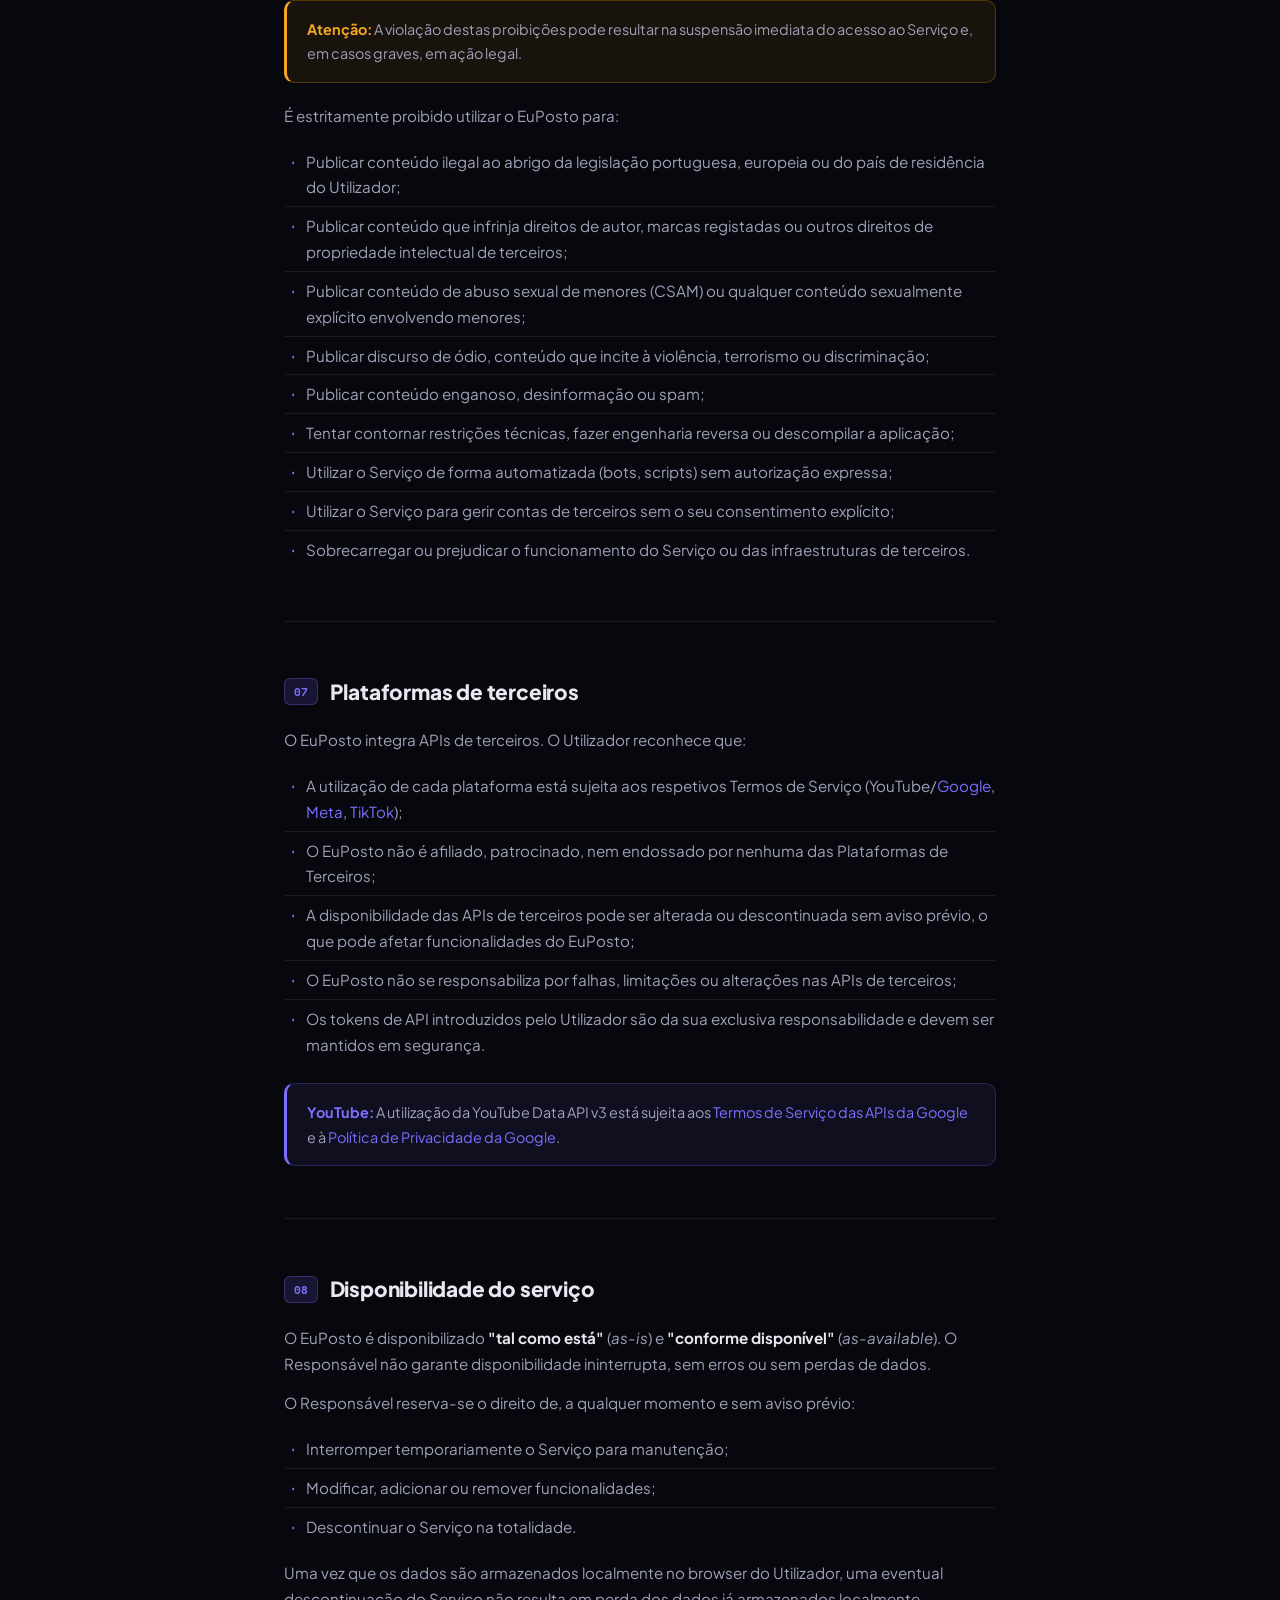
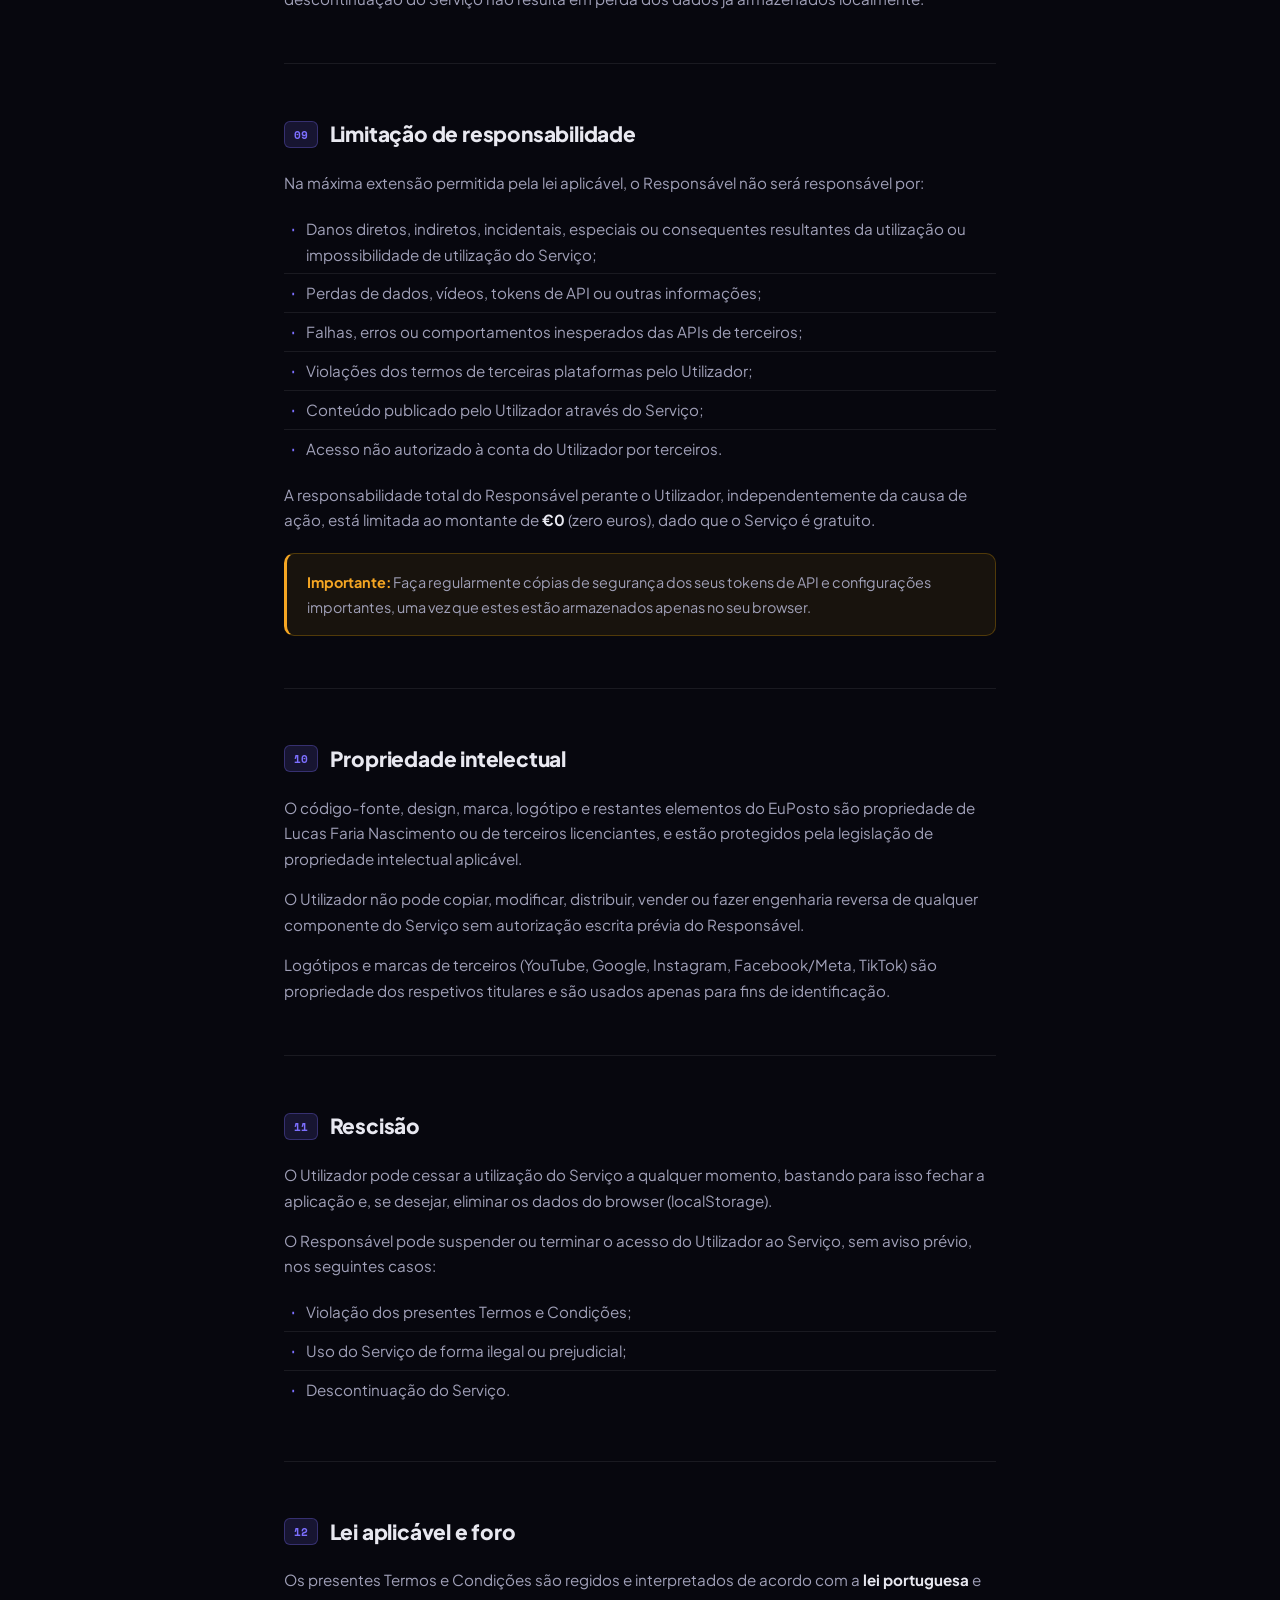
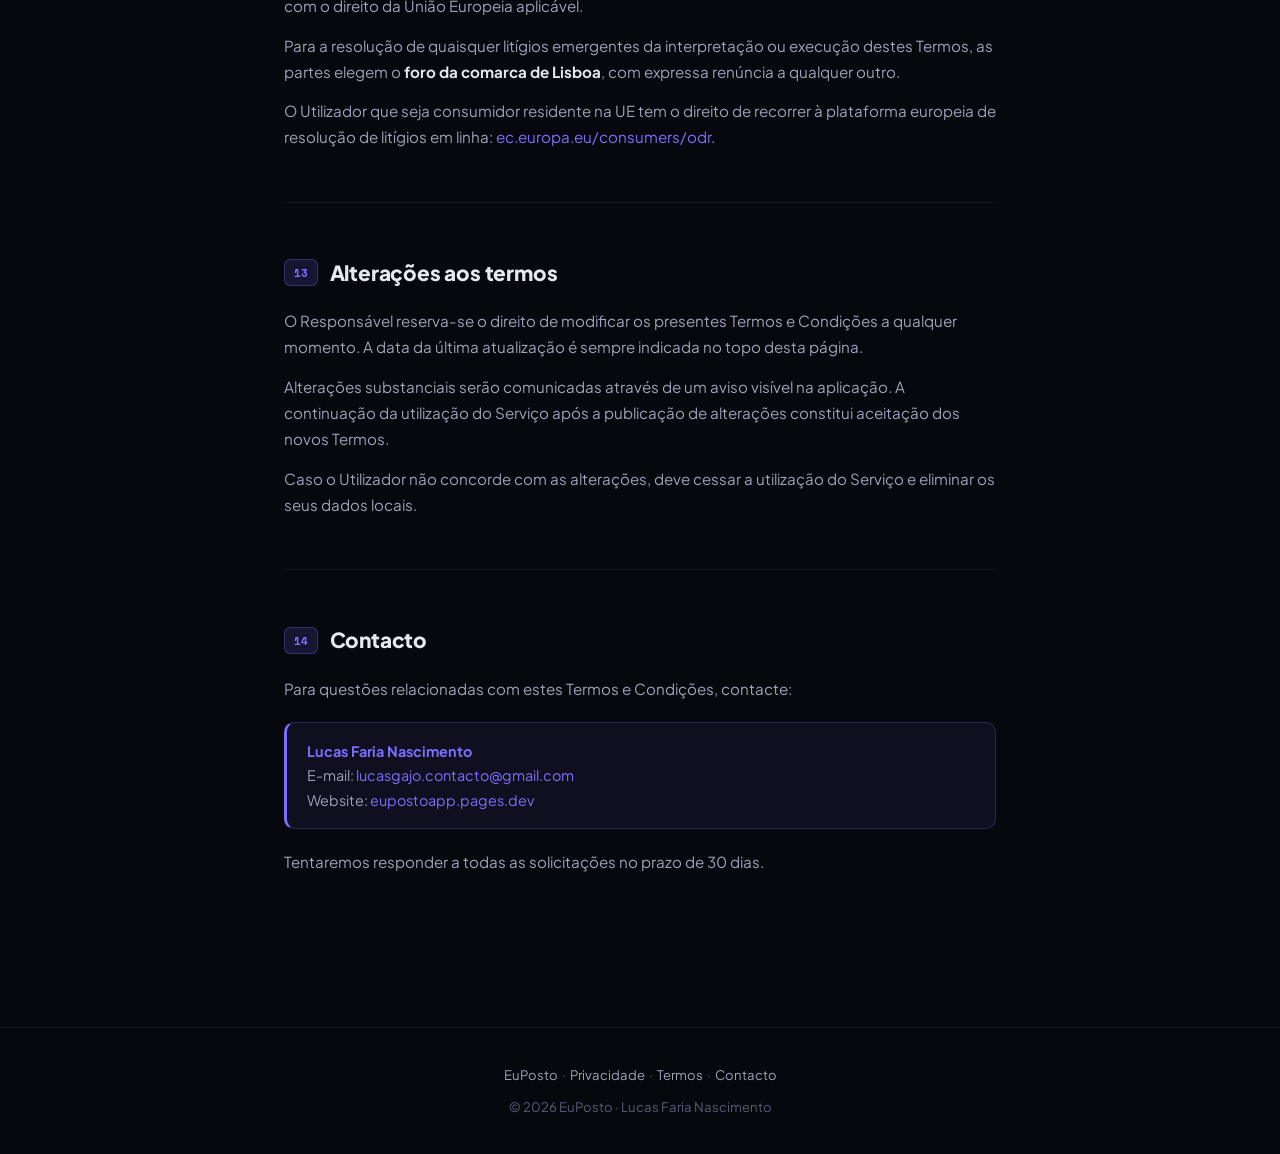
<file: terms.html>
<!DOCTYPE html>
<html lang="pt">
<head>
  <meta charset="UTF-8" />
  <meta name="viewport" content="width=device-width, initial-scale=1.0" />
  <title>Termos e Condições — EuPosto</title>
  <meta name="description" content="Termos e Condições de utilização do EuPosto." />
  <link rel="preconnect" href="https://fonts.googleapis.com" />
  <link rel="preconnect" href="https://fonts.gstatic.com" crossorigin />
  <link href="https://fonts.googleapis.com/css2?family=Plus+Jakarta+Sans:wght@400;500;600;700;800&family=Space+Mono:wght@400;700&display=swap" rel="stylesheet" />
  <style>
    :root {
      --bg: #07070e;
      --surface: #0f0f1c;
      --surface2: #13132a;
      --accent: #7c6fff;
      --accent2: #b06ef3;
      --text: #e8e8f0;
      --text2: #a0a0b8;
      --muted: #5a5a78;
      --border: rgba(255,255,255,.08);
    }
    *, *::before, *::after { box-sizing: border-box; margin: 0; padding: 0; }
    html { scroll-behavior: smooth; }
    body { background: var(--bg); color: var(--text); font-family: 'Plus Jakarta Sans', sans-serif; line-height: 1.7; }

    /* NAV */
    nav {
      position: sticky; top: 0; z-index: 100;
      background: rgba(7,7,14,.85); backdrop-filter: blur(14px);
      border-bottom: 1px solid var(--border);
      display: flex; align-items: center; justify-content: space-between;
      padding: 0 32px; height: 62px;
    }
    .nav-logo {
      font-family: 'Space Mono', monospace; font-size: 1.15rem; font-weight: 700;
      background: linear-gradient(135deg, var(--accent), var(--accent2));
      -webkit-background-clip: text; -webkit-text-fill-color: transparent;
      background-clip: text; text-decoration: none;
    }
    .nav-links { display: flex; align-items: center; gap: 28px; }
    .nav-links a { color: var(--text2); text-decoration: none; font-size: .9rem; font-weight: 500; transition: color .2s; }
    .nav-links a:hover { color: var(--text); }
    .nav-cta {
      background: linear-gradient(135deg, var(--accent), var(--accent2));
      color: #fff; text-decoration: none; padding: 9px 22px;
      border-radius: 10px; font-size: .88rem; font-weight: 700;
      transition: opacity .2s, transform .15s;
    }
    .nav-cta:hover { opacity: .88; transform: translateY(-1px); }

    /* PAGE HEADER */
    .page-header {
      max-width: 760px; margin: 0 auto; padding: 72px 24px 56px;
      text-align: center; position: relative;
    }
    .page-header::before {
      content: '';
      position: absolute; top: 0; left: 50%; transform: translateX(-50%);
      width: 500px; height: 300px;
      background: radial-gradient(ellipse at center, rgba(124,111,255,.12) 0%, transparent 70%);
      pointer-events: none;
    }
    .page-badge {
      display: inline-flex; align-items: center; gap: 7px;
      background: rgba(124,111,255,.12); border: 1px solid rgba(124,111,255,.3);
      border-radius: 20px; padding: 5px 14px; font-size: .75rem; font-weight: 700;
      color: var(--accent); margin-bottom: 20px; letter-spacing: .3px; text-transform: uppercase;
    }
    .page-title {
      font-size: clamp(1.8rem, 4vw, 2.8rem); font-weight: 800; line-height: 1.15;
      margin-bottom: 16px; letter-spacing: -.5px;
    }
    .page-title span {
      background: linear-gradient(135deg, var(--accent), var(--accent2));
      -webkit-background-clip: text; -webkit-text-fill-color: transparent;
      background-clip: text;
    }
    .page-meta { font-size: .9rem; color: var(--muted); }

    /* TABLE OF CONTENTS */
    .toc-card {
      max-width: 760px; margin: 0 auto 48px;
      background: var(--surface); border: 1px solid var(--border);
      border-radius: 16px; padding: 28px 32px;
      display: grid; grid-template-columns: 1fr 1fr; gap: 6px 24px;
      /* reset das regras globais de <nav> (é um <nav class="toc-card">) */
      position: static; height: auto; z-index: auto;
      backdrop-filter: none; -webkit-backdrop-filter: none;
    }
    .toc-title {
      grid-column: 1 / -1; font-size: .72rem; font-weight: 700; letter-spacing: 1px;
      color: var(--accent); text-transform: uppercase; margin-bottom: 12px;
    }
    .toc-card a {
      color: var(--text2); text-decoration: none; font-size: .875rem; font-weight: 500;
      padding: 4px 0; border-bottom: 1px solid transparent;
      transition: color .2s, border-color .2s;
      display: flex; align-items: center; gap: 6px;
    }
    .toc-card a::before { content: '→'; color: var(--accent); font-size: .75rem; flex-shrink: 0; }
    .toc-card a:hover { color: var(--text); border-color: rgba(124,111,255,.3); }

    /* CONTENT */
    .doc-wrap { max-width: 760px; margin: 0 auto; padding: 0 24px 100px; }
    .doc-section { margin-bottom: 52px; scroll-margin-top: 80px; }
    .doc-section h2 {
      font-size: 1.3rem; font-weight: 800; margin-bottom: 18px; letter-spacing: -.2px;
      display: flex; align-items: center; gap: 12px;
    }
    .doc-section h2 .sec-num {
      font-family: 'Space Mono', monospace; font-size: .7rem; font-weight: 700;
      background: rgba(124,111,255,.15); border: 1px solid rgba(124,111,255,.3);
      color: var(--accent); padding: 3px 9px; border-radius: 6px; flex-shrink: 0;
    }
    .doc-section p { color: var(--text2); margin-bottom: 14px; font-size: .95rem; }
    .doc-section p:last-child { margin-bottom: 0; }
    .doc-section ul, .doc-section ol {
      color: var(--text2); font-size: .95rem;
      padding-left: 0; list-style: none; margin-bottom: 14px;
    }
    .doc-section li {
      padding: 6px 0 6px 22px; position: relative; border-bottom: 1px solid var(--border);
    }
    .doc-section li:last-child { border-bottom: none; }
    .doc-section ul li::before {
      content: '·'; position: absolute; left: 6px; color: var(--accent); font-size: 1.4rem; line-height: 1; top: 6px;
    }
    .doc-section ol { counter-reset: ol-cnt; }
    .doc-section ol li { counter-increment: ol-cnt; }
    .doc-section ol li::before {
      content: counter(ol-cnt) '.'; position: absolute; left: 0;
      color: var(--accent); font-size: .78rem; font-weight: 700; font-family: 'Space Mono', monospace; top: 8px;
    }
    strong { color: var(--text); font-weight: 700; }
    a { color: var(--accent); text-decoration: none; }
    a:hover { text-decoration: underline; }

    /* INFO BOX */
    .info-box {
      background: rgba(124,111,255,.08); border: 1px solid rgba(124,111,255,.25);
      border-left: 3px solid var(--accent);
      border-radius: 10px; padding: 16px 20px; margin: 20px 0;
      font-size: .9rem; color: var(--text2);
    }
    .info-box strong { color: var(--accent); }

    /* WARNING BOX */
    .warn-box {
      background: rgba(255,180,0,.07); border: 1px solid rgba(255,180,0,.25);
      border-left: 3px solid #f5a623;
      border-radius: 10px; padding: 16px 20px; margin: 20px 0;
      font-size: .9rem; color: var(--text2);
    }
    .warn-box strong { color: #f5a623; }

    /* DIVIDER */
    .divider { height: 1px; background: var(--border); margin: 0 0 52px; }

    /* FOOTER */
    footer {
      border-top: 1px solid var(--border);
      text-align: center; padding: 36px 24px;
      color: var(--muted); font-size: .82rem;
    }
    footer a { color: var(--text2); text-decoration: none; }
    footer a:hover { color: var(--text); }

    @media (max-width: 640px) {
      nav { padding: 0 16px; }
      .nav-links { gap: 14px; }
      .toc-card { grid-template-columns: 1fr; padding: 20px; }
      .doc-section h2 { font-size: 1.1rem; }
    }
  </style>
</head>
<body>

<nav>
  <a class="nav-logo" href="index.html">EuPosto</a>
  <div class="nav-links">
    <a href="index.html">Início</a>
    <a href="index.html#features">Funcionalidades</a>
    <a href="privacy.html">Privacidade</a>
    <a href="euposto.html" class="nav-cta">Abrir app →</a>
  </div>
</nav>

<header class="page-header">
  <div class="page-badge">Documento Legal</div>
  <h1 class="page-title">Termos e <span>Condições</span></h1>
  <p class="page-meta">Última atualização: 27 de maio de 2026</p>
</header>

<div style="max-width:760px;margin:0 auto;padding:0 24px;">
  <div class="info-box">
    <strong>Leia antes de continuar:</strong> Ao utilizar o EuPosto, aceita os presentes Termos e Condições.
    Se não concordar com alguma disposição, deverá cessar imediatamente a utilização da aplicação.
  </div>
</div>

<nav class="toc-card" style="max-width:760px;margin:24px auto 48px;">
  <div class="toc-title">Índice</div>
  <a href="#sec-definicoes">1. Definições</a>
  <a href="#sec-servico">2. Descrição do serviço</a>
  <a href="#sec-acesso">3. Acesso e conta</a>
  <a href="#sec-uso">4. Utilização permitida</a>
  <a href="#sec-conteudo">5. Conteúdo do utilizador</a>
  <a href="#sec-proibido">6. Utilizações proibidas</a>
  <a href="#sec-plataformas">7. Plataformas de terceiros</a>
  <a href="#sec-disponibilidade">8. Disponibilidade</a>
  <a href="#sec-responsabilidade">9. Limitação de responsabilidade</a>
  <a href="#sec-propriedade">10. Propriedade intelectual</a>
  <a href="#sec-rescisao">11. Rescisão</a>
  <a href="#sec-lei">12. Lei aplicável e foro</a>
  <a href="#sec-alteracoes">13. Alterações aos termos</a>
  <a href="#sec-contacto">14. Contacto</a>
</nav>

<div class="doc-wrap">

  <section class="doc-section" id="sec-definicoes">
    <h2><span class="sec-num">01</span> Definições</h2>
    <p>Para efeitos dos presentes Termos e Condições, entende-se por:</p>
    <ul>
      <li><strong>"EuPosto"</strong> ou <strong>"Serviço"</strong>: a aplicação web disponível em <a href="https://eupostoapp.pages.dev">eupostoapp.pages.dev</a>, incluindo todas as páginas e funcionalidades associadas;</li>
      <li><strong>"Utilizador"</strong> ou <strong>"você"</strong>: qualquer pessoa singular que aceda ou utilize o EuPosto;</li>
      <li><strong>"Conteúdo"</strong>: qualquer ficheiro de vídeo, texto, título, descrição, miniatura ou outra informação que o Utilizador introduza, faça upload ou publique através do Serviço;</li>
      <li><strong>"Plataformas de Terceiros"</strong>: os serviços externos integrados pelo EuPosto, nomeadamente YouTube, Instagram, TikTok e Facebook/Meta;</li>
      <li><strong>"Responsável"</strong>: Lucas Faria Nascimento, responsável pelo desenvolvimento e operação do EuPosto.</li>
    </ul>
  </section>

  <div class="divider"></div>

  <section class="doc-section" id="sec-servico">
    <h2><span class="sec-num">02</span> Descrição do serviço</h2>
    <p>
      O EuPosto é uma aplicação web que permite ao Utilizador publicar vídeos em múltiplas redes sociais
      — YouTube, Instagram, TikTok e Facebook — de forma simultânea, através de um único interface.
    </p>
    <p>
      A aplicação funciona exclusivamente no browser do Utilizador, sem servidor de backend próprio.
      Os dados (tokens de API, histórico, configurações) são armazenados localmente no browser do Utilizador.
      O EuPosto atua como intermediário técnico entre o Utilizador e as APIs das Plataformas de Terceiros.
    </p>
    <p>
      O Serviço é disponibilizado a título gratuito durante a fase de testes. O Responsável reserva-se
      o direito de introduzir funcionalidades pagas no futuro, com aviso prévio adequado.
    </p>
  </section>

  <div class="divider"></div>

  <section class="doc-section" id="sec-acesso">
    <h2><span class="sec-num">03</span> Acesso e conta</h2>
    <p>
      O acesso ao EuPosto requer a criação de uma conta local (armazenada exclusivamente no browser)
      ou a autenticação via Google. A conta é pessoal e intransmissível.
    </p>
    <p>O Utilizador é responsável por:</p>
    <ul>
      <li>Manter a confidencialidade das suas credenciais de acesso;</li>
      <li>Todas as ações realizadas com a sua conta;</li>
      <li>Notificar imediatamente o Responsável em caso de uso não autorizado.</li>
    </ul>
    <p>
      O Utilizador deve ter pelo menos <strong>13 anos</strong> para utilizar o Serviço.
      Para utilizadores entre 13 e 18 anos, é necessário o consentimento de um encarregado de educação.
    </p>
  </section>

  <div class="divider"></div>

  <section class="doc-section" id="sec-uso">
    <h2><span class="sec-num">04</span> Utilização permitida</h2>
    <p>O EuPosto destina-se exclusivamente a:</p>
    <ul>
      <li>Publicação de conteúdo de vídeo do qual o Utilizador seja titular dos direitos necessários;</li>
      <li>Gestão das contas próprias do Utilizador nas Plataformas de Terceiros integradas;</li>
      <li>Utilização pessoal ou profissional legítima, em conformidade com a legislação aplicável.</li>
    </ul>
    <p>
      A utilização do Serviço implica o cumprimento não só destes Termos, mas também dos termos e
      condições de cada Plataforma de Terceiros para a qual o Utilizador publique conteúdo.
    </p>
  </section>

  <div class="divider"></div>

  <section class="doc-section" id="sec-conteudo">
    <h2><span class="sec-num">05</span> Conteúdo do utilizador</h2>
    <p>
      O Utilizador mantém plena titularidade de todo o Conteúdo que publique através do EuPosto.
      O EuPosto não reivindica qualquer direito sobre o Conteúdo do Utilizador.
    </p>
    <p>
      Ao utilizar o Serviço, o Utilizador declara e garante que:
    </p>
    <ul>
      <li>É titular dos direitos de autor e demais direitos necessários sobre o Conteúdo publicado, ou dispõe das devidas autorizações;</li>
      <li>O Conteúdo não viola direitos de terceiros (direitos de autor, marca registada, imagem, privacidade, etc.);</li>
      <li>O Conteúdo não infringe a legislação aplicável nem as políticas das Plataformas de Terceiros;</li>
      <li>O Conteúdo não é ilegal, enganoso, difamatório, obsceno, ou de outro modo prejudicial.</li>
    </ul>
    <p>
      O Utilizador é o único responsável pelo Conteúdo que publica. O EuPosto não monitoriza,
      modera, nem se responsabiliza pelo Conteúdo publicado através do Serviço.
    </p>
  </section>

  <div class="divider"></div>

  <section class="doc-section" id="sec-proibido">
    <h2><span class="sec-num">06</span> Utilizações proibidas</h2>
    <div class="warn-box">
      <strong>Atenção:</strong> A violação destas proibições pode resultar na suspensão imediata do acesso ao Serviço
      e, em casos graves, em ação legal.
    </div>
    <p>É estritamente proibido utilizar o EuPosto para:</p>
    <ul>
      <li>Publicar conteúdo ilegal ao abrigo da legislação portuguesa, europeia ou do país de residência do Utilizador;</li>
      <li>Publicar conteúdo que infrinja direitos de autor, marcas registadas ou outros direitos de propriedade intelectual de terceiros;</li>
      <li>Publicar conteúdo de abuso sexual de menores (CSAM) ou qualquer conteúdo sexualmente explícito envolvendo menores;</li>
      <li>Publicar discurso de ódio, conteúdo que incite à violência, terrorismo ou discriminação;</li>
      <li>Publicar conteúdo enganoso, desinformação ou spam;</li>
      <li>Tentar contornar restrições técnicas, fazer engenharia reversa ou descompilar a aplicação;</li>
      <li>Utilizar o Serviço de forma automatizada (bots, scripts) sem autorização expressa;</li>
      <li>Utilizar o Serviço para gerir contas de terceiros sem o seu consentimento explícito;</li>
      <li>Sobrecarregar ou prejudicar o funcionamento do Serviço ou das infraestruturas de terceiros.</li>
    </ul>
  </section>

  <div class="divider"></div>

  <section class="doc-section" id="sec-plataformas">
    <h2><span class="sec-num">07</span> Plataformas de terceiros</h2>
    <p>
      O EuPosto integra APIs de terceiros. O Utilizador reconhece que:
    </p>
    <ul>
      <li>A utilização de cada plataforma está sujeita aos respetivos Termos de Serviço (YouTube/<a href="https://www.youtube.com/t/terms" target="_blank" rel="noopener">Google</a>, <a href="https://www.facebook.com/terms" target="_blank" rel="noopener">Meta</a>, <a href="https://www.tiktok.com/legal/terms-of-service" target="_blank" rel="noopener">TikTok</a>);</li>
      <li>O EuPosto não é afiliado, patrocinado, nem endossado por nenhuma das Plataformas de Terceiros;</li>
      <li>A disponibilidade das APIs de terceiros pode ser alterada ou descontinuada sem aviso prévio, o que pode afetar funcionalidades do EuPosto;</li>
      <li>O EuPosto não se responsabiliza por falhas, limitações ou alterações nas APIs de terceiros;</li>
      <li>Os tokens de API introduzidos pelo Utilizador são da sua exclusiva responsabilidade e devem ser mantidos em segurança.</li>
    </ul>
    <div class="info-box">
      <strong>YouTube:</strong> A utilização da YouTube Data API v3 está sujeita aos
      <a href="https://developers.google.com/youtube/terms/api-services-terms-of-service" target="_blank" rel="noopener">Termos de Serviço das APIs da Google</a> e à
      <a href="https://policies.google.com/privacy" target="_blank" rel="noopener">Política de Privacidade da Google</a>.
    </div>
  </section>

  <div class="divider"></div>

  <section class="doc-section" id="sec-disponibilidade">
    <h2><span class="sec-num">08</span> Disponibilidade do serviço</h2>
    <p>
      O EuPosto é disponibilizado <strong>"tal como está"</strong> (<em>as-is</em>) e <strong>"conforme disponível"</strong>
      (<em>as-available</em>). O Responsável não garante disponibilidade ininterrupta, sem erros ou sem perdas de dados.
    </p>
    <p>
      O Responsável reserva-se o direito de, a qualquer momento e sem aviso prévio:
    </p>
    <ul>
      <li>Interromper temporariamente o Serviço para manutenção;</li>
      <li>Modificar, adicionar ou remover funcionalidades;</li>
      <li>Descontinuar o Serviço na totalidade.</li>
    </ul>
    <p>
      Uma vez que os dados são armazenados localmente no browser do Utilizador, uma eventual descontinuação
      do Serviço não resulta em perda dos dados já armazenados localmente.
    </p>
  </section>

  <div class="divider"></div>

  <section class="doc-section" id="sec-responsabilidade">
    <h2><span class="sec-num">09</span> Limitação de responsabilidade</h2>
    <p>
      Na máxima extensão permitida pela lei aplicável, o Responsável não será responsável por:
    </p>
    <ul>
      <li>Danos diretos, indiretos, incidentais, especiais ou consequentes resultantes da utilização ou impossibilidade de utilização do Serviço;</li>
      <li>Perdas de dados, vídeos, tokens de API ou outras informações;</li>
      <li>Falhas, erros ou comportamentos inesperados das APIs de terceiros;</li>
      <li>Violações dos termos de terceiras plataformas pelo Utilizador;</li>
      <li>Conteúdo publicado pelo Utilizador através do Serviço;</li>
      <li>Acesso não autorizado à conta do Utilizador por terceiros.</li>
    </ul>
    <p>
      A responsabilidade total do Responsável perante o Utilizador, independentemente da causa de ação,
      está limitada ao montante de <strong>€0</strong> (zero euros), dado que o Serviço é gratuito.
    </p>
    <div class="warn-box">
      <strong>Importante:</strong> Faça regularmente cópias de segurança dos seus tokens de API e configurações
      importantes, uma vez que estes estão armazenados apenas no seu browser.
    </div>
  </section>

  <div class="divider"></div>

  <section class="doc-section" id="sec-propriedade">
    <h2><span class="sec-num">10</span> Propriedade intelectual</h2>
    <p>
      O código-fonte, design, marca, logótipo e restantes elementos do EuPosto são propriedade
      de Lucas Faria Nascimento ou de terceiros licenciantes, e estão protegidos pela legislação
      de propriedade intelectual aplicável.
    </p>
    <p>
      O Utilizador não pode copiar, modificar, distribuir, vender ou fazer engenharia reversa
      de qualquer componente do Serviço sem autorização escrita prévia do Responsável.
    </p>
    <p>
      Logótipos e marcas de terceiros (YouTube, Google, Instagram, Facebook/Meta, TikTok)
      são propriedade dos respetivos titulares e são usados apenas para fins de identificação.
    </p>
  </section>

  <div class="divider"></div>

  <section class="doc-section" id="sec-rescisao">
    <h2><span class="sec-num">11</span> Rescisão</h2>
    <p>
      O Utilizador pode cessar a utilização do Serviço a qualquer momento, bastando para isso
      fechar a aplicação e, se desejar, eliminar os dados do browser (localStorage).
    </p>
    <p>
      O Responsável pode suspender ou terminar o acesso do Utilizador ao Serviço, sem aviso
      prévio, nos seguintes casos:
    </p>
    <ul>
      <li>Violação dos presentes Termos e Condições;</li>
      <li>Uso do Serviço de forma ilegal ou prejudicial;</li>
      <li>Descontinuação do Serviço.</li>
    </ul>
  </section>

  <div class="divider"></div>

  <section class="doc-section" id="sec-lei">
    <h2><span class="sec-num">12</span> Lei aplicável e foro</h2>
    <p>
      Os presentes Termos e Condições são regidos e interpretados de acordo com a
      <strong>lei portuguesa</strong> e com o direito da União Europeia aplicável.
    </p>
    <p>
      Para a resolução de quaisquer litígios emergentes da interpretação ou execução destes Termos,
      as partes elegem o <strong>foro da comarca de Lisboa</strong>, com expressa renúncia a qualquer outro.
    </p>
    <p>
      O Utilizador que seja consumidor residente na UE tem o direito de recorrer à plataforma
      europeia de resolução de litígios em linha:
      <a href="https://ec.europa.eu/consumers/odr/" target="_blank" rel="noopener">ec.europa.eu/consumers/odr</a>.
    </p>
  </section>

  <div class="divider"></div>

  <section class="doc-section" id="sec-alteracoes">
    <h2><span class="sec-num">13</span> Alterações aos termos</h2>
    <p>
      O Responsável reserva-se o direito de modificar os presentes Termos e Condições a qualquer momento.
      A data da última atualização é sempre indicada no topo desta página.
    </p>
    <p>
      Alterações substanciais serão comunicadas através de um aviso visível na aplicação.
      A continuação da utilização do Serviço após a publicação de alterações constitui aceitação
      dos novos Termos.
    </p>
    <p>
      Caso o Utilizador não concorde com as alterações, deve cessar a utilização do Serviço e
      eliminar os seus dados locais.
    </p>
  </section>

  <div class="divider"></div>

  <section class="doc-section" id="sec-contacto">
    <h2><span class="sec-num">14</span> Contacto</h2>
    <p>Para questões relacionadas com estes Termos e Condições, contacte:</p>
    <div class="info-box">
      <strong>Lucas Faria Nascimento</strong><br />
      E-mail: <a href="mailto:lucasgajo.contacto@gmail.com">lucasgajo.contacto@gmail.com</a><br />
      Website: <a href="https://eupostoapp.pages.dev">eupostoapp.pages.dev</a>
    </div>
    <p>Tentaremos responder a todas as solicitações no prazo de 30 dias.</p>
  </section>

</div>

<footer>
  <p>
    <a href="index.html">EuPosto</a> &nbsp;·&nbsp;
    <a href="privacy.html">Privacidade</a> &nbsp;·&nbsp;
    <a href="terms.html">Termos</a> &nbsp;·&nbsp;
    <a href="mailto:lucasgajo.contacto@gmail.com">Contacto</a>
  </p>
  <p style="margin-top:10px;">© 2026 EuPosto · Lucas Faria Nascimento</p>
</footer>

</body>
</html>
</file>
<file: editflix-site/app.css>
:root {
  --bg: #060B14;
  --surface: #0a1020;
  --surface2: #0e1730;
  --surface3: #121e3d;
  --border: rgba(96, 165, 250, 0.18);
  --border-strong: rgba(96, 165, 250, 0.4);
  --accent: #38BDF8;
  --accent-2: #2563EB;
  --accent-glow: rgba(37, 99, 235, 0.35);
  --text: #ffffff;
  --text-2: #b6c4d9;
  --muted: #5a6a85;
  --ok: #22c55e;
  --warn: #f59e0b;
  --err: #ef4444;
  --radius: 14px;
  --radius-sm: 10px;
}

* { box-sizing: border-box; margin: 0; padding: 0; }
[hidden] { display: none !important; }
html, body {
  background: var(--bg);
  color: var(--text);
  font-family: 'Inter', 'Segoe UI', system-ui, -apple-system, sans-serif;
  -webkit-font-smoothing: antialiased;
  min-height: 100%;
}
body {
  background-image:
    radial-gradient(ellipse 90% 50% at 50% 0%, rgba(37, 99, 235, 0.18) 0%, transparent 60%),
    radial-gradient(ellipse 70% 40% at 100% 100%, rgba(56, 189, 248, 0.10) 0%, transparent 55%);
  background-attachment: fixed;
}
a { color: inherit; text-decoration: none; }
img, video { max-width: 100%; display: block; }
button { font: inherit; cursor: pointer; border: 0; background: none; color: inherit; }
input, select { font: inherit; color: inherit; }

/* ---------- Topbar ---------- */
.topbar {
  display: flex; align-items: center; justify-content: space-between;
  padding: 18px 32px;
  border-bottom: 1px solid var(--border);
  background: rgba(6, 11, 20, 0.65);
  backdrop-filter: blur(10px);
  position: sticky; top: 0; z-index: 40;
}
.brand { display: flex; align-items: center; gap: 12px; }
.brand-logo {
  width: 36px; height: 36px; border-radius: 50%;
  background: radial-gradient(circle at 30% 30%, #7dd3fc 0%, var(--accent) 40%, var(--accent-2) 100%);
  box-shadow: 0 0 14px var(--accent-glow);
  position: relative;
}
.brand-logo::before {
  content: '';
  position: absolute; inset: 8px;
  border: 2px solid rgba(255,255,255,0.9);
  transform: rotate(45deg);
  border-radius: 2px;
}
.brand-name { font-size: 17px; font-weight: 800; letter-spacing: 0.4px; }
.brand-sub { font-size: 11px; color: var(--text-2); }
.topnav { display: flex; gap: 22px; }
.link { color: var(--text-2); font-size: 14px; font-weight: 500; transition: color .18s; }
.link:hover { color: var(--accent); }

/* ---------- Layout ---------- */
.wrap {
  max-width: 1180px;
  margin: 0 auto;
  padding: 40px 24px 80px;
}

/* ---------- Hero + Search ---------- */
.hero {
  text-align: center;
  padding: 40px 0 30px;
}
.hero h1 {
  font-size: clamp(32px, 5vw, 52px);
  line-height: 1.08;
  font-weight: 800;
  letter-spacing: -0.5px;
  margin-bottom: 18px;
}
.grad {
  background: linear-gradient(90deg, var(--accent) 0%, var(--accent-2) 100%);
  -webkit-background-clip: text;
  background-clip: text;
  color: transparent;
}
.hero .lead {
  color: var(--text-2);
  font-size: 17px;
  max-width: 640px;
  margin: 0 auto 32px;
  line-height: 1.5;
}

.search {
  max-width: 820px;
  margin: 0 auto;
  background: var(--surface);
  border: 1px solid var(--border);
  border-radius: var(--radius);
  padding: 18px;
  display: flex;
  flex-direction: column;
  gap: 14px;
  box-shadow: 0 20px 60px -20px rgba(37, 99, 235, 0.35);
}
.search input[type="text"] {
  width: 100%;
  background: var(--surface2);
  border: 1px solid var(--border);
  border-radius: var(--radius-sm);
  padding: 14px 16px;
  font-size: 15px;
  transition: border-color .18s;
}
.search input[type="text"]:focus {
  outline: none;
  border-color: var(--accent);
}
.search input[type="text"]::placeholder { color: var(--muted); }

.category-row {
  display: flex;
  gap: 6px;
  background: var(--surface2);
  border: 1px solid var(--border);
  border-radius: 999px;
  padding: 4px;
  align-self: stretch;
}
.cat-chip {
  flex: 1;
  display: flex; align-items: center; justify-content: center;
  padding: 8px 12px;
  border-radius: 999px;
  font-size: 13px;
  font-weight: 600;
  color: var(--text-2);
  cursor: pointer;
  user-select: none;
  transition: all .16s;
}
.cat-chip input { display: none; }
.cat-chip:has(input:checked) {
  background: linear-gradient(90deg, var(--accent) 0%, var(--accent-2) 100%);
  color: #fff;
  box-shadow: 0 4px 12px -4px var(--accent-glow);
}
.cat-chip:not(:has(input:checked)):hover {
  color: var(--text);
  background: rgba(56, 189, 248, 0.06);
}

.sources-toggle {
  position: relative;
}
.sources-toggle summary {
  list-style: none;
  cursor: pointer;
  background: var(--surface2);
  border: 1px solid var(--border);
  padding: 8px 14px;
  border-radius: 999px;
  font-size: 13px;
  font-weight: 600;
  transition: border-color .16s;
  user-select: none;
}
.sources-toggle summary::-webkit-details-marker { display: none; }
.sources-toggle summary::after {
  content: ' ▾';
  color: var(--muted);
  font-size: 11px;
}
.sources-toggle[open] summary { border-color: var(--accent); }
.sources-toggle[open] summary::after { content: ' ▴'; }
.sources-list {
  position: absolute;
  top: calc(100% + 6px);
  left: 0;
  background: var(--surface2);
  border: 1px solid var(--border-strong);
  border-radius: var(--radius-sm);
  padding: 10px;
  display: flex;
  flex-direction: column;
  gap: 6px;
  z-index: 20;
  min-width: 200px;
  box-shadow: 0 12px 30px -10px rgba(0,0,0,0.5);
}
.sources-list .chip {
  background: transparent;
  border: 1px solid var(--border);
  justify-content: flex-start;
  width: 100%;
}

.filters {
  display: flex;
  flex-wrap: wrap;
  gap: 8px;
  align-items: center;
}
.chip {
  display: inline-flex; align-items: center; gap: 6px;
  background: var(--surface2);
  border: 1px solid var(--border);
  padding: 8px 12px;
  border-radius: 999px;
  font-size: 13px;
  cursor: pointer;
  user-select: none;
  transition: all .16s;
}
.chip input { accent-color: var(--accent); }
.chip:has(input:checked) {
  border-color: var(--accent);
  background: rgba(56, 189, 248, 0.08);
}
.select {
  background: var(--surface2);
  border: 1px solid var(--border);
  border-radius: 999px;
  padding: 8px 14px;
  font-size: 13px;
  cursor: pointer;
  transition: border-color .16s;
}
.select:focus { outline: none; border-color: var(--accent); }
.select option { background: var(--surface2); }

.cta {
  align-self: stretch;
  display: inline-flex; align-items: center; justify-content: center; gap: 8px;
  background: linear-gradient(90deg, var(--accent) 0%, var(--accent-2) 100%);
  color: #fff;
  padding: 13px 20px;
  border-radius: var(--radius-sm);
  font-weight: 700;
  font-size: 15px;
  box-shadow: 0 8px 20px -6px var(--accent-glow);
  transition: transform .12s, box-shadow .16s;
}
.cta:hover { transform: translateY(-1px); box-shadow: 0 12px 26px -6px var(--accent-glow); }
.cta:active { transform: translateY(0); }
.cta:disabled { opacity: 0.55; cursor: not-allowed; transform: none; }

.ghost {
  display: inline-flex; align-items: center; justify-content: center; gap: 6px;
  background: var(--surface2);
  border: 1px solid var(--border);
  padding: 11px 18px;
  border-radius: var(--radius-sm);
  font-weight: 600;
  font-size: 14px;
  color: var(--text);
  transition: all .16s;
}
.ghost:hover { border-color: var(--accent); background: var(--surface3); }

.hint {
  text-align: center;
  color: var(--muted);
  font-size: 12.5px;
  margin-top: 18px;
}

.key-warn {
  max-width: 820px;
  margin: 14px auto 0;
  padding: 12px 16px;
  background: rgba(245, 158, 11, 0.08);
  border: 1px solid rgba(245, 158, 11, 0.35);
  border-radius: var(--radius-sm);
  color: var(--text-2);
  font-size: 13px;
  line-height: 1.55;
}
.key-warn strong { color: var(--warn); font-weight: 700; }
.key-warn a { color: var(--accent); text-decoration: underline; margin-left: 4px; }

/* ---------- Results ---------- */
.results { margin-top: 48px; }
.results-head {
  display: flex; align-items: baseline; justify-content: space-between;
  margin-bottom: 20px;
  gap: 16px;
  flex-wrap: wrap;
}
.results-head h2 { font-size: 22px; font-weight: 700; }
.results-meta { color: var(--text-2); font-size: 13px; }

.grid {
  display: grid;
  grid-template-columns: repeat(auto-fill, minmax(260px, 1fr));
  gap: 18px;
}
.card {
  background: var(--surface);
  border: 1px solid var(--border);
  border-radius: var(--radius);
  overflow: hidden;
  transition: border-color .16s, transform .16s;
  display: flex; flex-direction: column;
}
.card:hover { border-color: var(--border-strong); transform: translateY(-2px); }
.card-media {
  position: relative;
  aspect-ratio: 16 / 9;
  background: #000;
  overflow: hidden;
}
.card-media video, .card-media img {
  width: 100%; height: 100%; object-fit: cover;
}
.card-badges {
  position: absolute;
  top: 8px; left: 8px; right: 8px;
  display: flex; gap: 6px; flex-wrap: wrap;
  pointer-events: none;
}
.badge {
  background: rgba(6, 11, 20, 0.85);
  border: 1px solid var(--border);
  padding: 3px 8px;
  border-radius: 6px;
  font-size: 11px;
  font-weight: 600;
  backdrop-filter: blur(4px);
  color: var(--text);
}
.badge.res { color: var(--accent); }
.badge.fps { color: var(--accent); }
.badge.src {
  background: rgba(37, 99, 235, 0.22);
  border-color: transparent;
  color: #fff;
}
.badge.warn { color: var(--warn); }

.badge.type {
  background: rgba(34, 197, 94, 0.15);
  border-color: rgba(34, 197, 94, 0.35);
  color: #86efac;
}
.badge.type-twixtor {
  background: rgba(217, 70, 239, 0.18);
  border-color: rgba(217, 70, 239, 0.4);
  color: #f0abfc;
}
.badge.type-episode {
  background: rgba(245, 158, 11, 0.18);
  border-color: rgba(245, 158, 11, 0.4);
  color: #fcd34d;
}
.badge.type-scenepack, .badge.type-4k {
  background: rgba(56, 189, 248, 0.20);
  border-color: rgba(56, 189, 248, 0.5);
  color: #7dd3fc;
}
.badge.type-trailer, .badge.type-teaser {
  background: rgba(148, 163, 184, 0.18);
  border-color: rgba(148, 163, 184, 0.3);
  color: #cbd5e1;
}

.card-body {
  padding: 12px 14px 14px;
  display: flex; flex-direction: column;
  gap: 8px;
  flex: 1;
}
.card-title {
  font-size: 13.5px;
  font-weight: 600;
  line-height: 1.35;
  color: var(--text);
  display: -webkit-box;
  -webkit-line-clamp: 2;
  -webkit-box-orient: vertical;
  overflow: hidden;
}
.card-sub {
  font-size: 11.5px;
  color: var(--muted);
  display: flex; gap: 8px; flex-wrap: wrap;
}
.card-actions {
  display: flex; gap: 6px; margin-top: auto; padding-top: 8px;
}
.card-actions .btn {
  flex: 1;
  padding: 8px 10px;
  font-size: 12.5px;
  border-radius: 8px;
  font-weight: 600;
  background: var(--surface2);
  border: 1px solid var(--border);
  color: var(--text);
  transition: all .14s;
}
.card-actions .btn:hover { border-color: var(--accent); background: var(--surface3); }
.card-actions .btn.primary {
  background: linear-gradient(90deg, var(--accent) 0%, var(--accent-2) 100%);
  border-color: transparent;
}
.card-actions .btn.primary:hover { transform: translateY(-1px); }

.loadmore {
  display: flex; justify-content: center;
  margin-top: 28px;
}

/* ---------- Empty ---------- */
.empty { margin-top: 60px; text-align: center; }
.empty-inner {
  max-width: 400px; margin: 0 auto;
  background: var(--surface);
  border: 1px solid var(--border);
  border-radius: var(--radius);
  padding: 40px 24px;
}
.empty-icon { font-size: 44px; margin-bottom: 12px; }
.empty h3 { font-size: 18px; margin-bottom: 8px; }
.empty p { color: var(--text-2); font-size: 14px; line-height: 1.5; }

/* ---------- Section ---------- */
.section { margin-top: 80px; }
.section h2 { font-size: 24px; font-weight: 700; margin-bottom: 22px; }

.how {
  display: grid;
  grid-template-columns: repeat(auto-fit, minmax(220px, 1fr));
  gap: 16px;
}
.how-card {
  background: var(--surface);
  border: 1px solid var(--border);
  border-radius: var(--radius);
  padding: 22px;
  position: relative;
}
.how-num {
  position: absolute; top: 16px; right: 16px;
  font-size: 34px; font-weight: 800;
  color: var(--accent);
  opacity: 0.35;
  line-height: 1;
}
.how-card h3 { font-size: 15.5px; margin-bottom: 8px; }
.how-card p { color: var(--text-2); font-size: 13.5px; line-height: 1.55; }

.sources {
  display: grid;
  grid-template-columns: repeat(auto-fit, minmax(280px, 1fr));
  gap: 16px;
}
.source-card {
  background: var(--surface);
  border: 1px solid var(--border);
  border-radius: var(--radius);
  padding: 22px;
}
.source-head {
  display: flex; align-items: center; justify-content: space-between;
  gap: 10px;
  margin-bottom: 10px;
  flex-wrap: wrap;
}
.source-head h3 { font-size: 16px; }
.tag {
  font-size: 11px; font-weight: 600;
  padding: 3px 9px;
  border-radius: 999px;
  border: 1px solid transparent;
}
.tag.ok {
  color: var(--ok);
  border-color: rgba(34, 197, 94, 0.35);
  background: rgba(34, 197, 94, 0.08);
}
.tag.warn {
  color: var(--warn);
  border-color: rgba(245, 158, 11, 0.35);
  background: rgba(245, 158, 11, 0.08);
}
.source-card p { color: var(--text-2); font-size: 13.5px; line-height: 1.55; }

/* ---------- Footer ---------- */
.footer {
  margin-top: 80px;
  padding-top: 26px;
  border-top: 1px solid var(--border);
  color: var(--text-2);
  font-size: 13px;
  text-align: center;
}
.footer a { color: var(--accent); }
.footer-sub { margin-top: 6px; color: var(--muted); font-size: 12px; }

/* ---------- Modal ---------- */
.modal {
  position: fixed; inset: 0; z-index: 100;
  display: flex; align-items: center; justify-content: center;
  padding: 20px;
}
.modal-backdrop {
  position: absolute; inset: 0;
  background: rgba(6, 11, 20, 0.78);
  backdrop-filter: blur(6px);
}
.modal-card {
  position: relative;
  background: var(--surface);
  border: 1px solid var(--border);
  border-radius: var(--radius);
  width: 100%;
  max-width: 720px;
  max-height: 90vh;
  display: flex; flex-direction: column;
  overflow: hidden;
  box-shadow: 0 30px 80px -20px rgba(0,0,0,0.6);
}
.modal-head {
  display: flex; align-items: center; justify-content: space-between;
  padding: 16px 20px;
  border-bottom: 1px solid var(--border);
}
.modal-head h3 { font-size: 16px; font-weight: 700; }
.icon-btn {
  width: 32px; height: 32px;
  display: flex; align-items: center; justify-content: center;
  border-radius: 8px;
  color: var(--text-2);
  transition: all .14s;
}
.icon-btn:hover { background: var(--surface2); color: var(--text); }

.modal-body {
  padding: 20px;
  overflow-y: auto;
  display: flex; flex-direction: column; gap: 16px;
}
#cutterVideo {
  width: 100%;
  max-height: 46vh;
  background: #000;
  border-radius: var(--radius-sm);
}
.timeline {
  background: var(--surface2);
  border: 1px solid var(--border);
  border-radius: var(--radius-sm);
  padding: 16px;
  display: flex; flex-direction: column; gap: 12px;
}
.time-row { display: flex; flex-direction: column; gap: 6px; }
.time-row label {
  font-size: 12.5px; color: var(--text-2);
  display: flex; justify-content: space-between;
}
.time-row label span { color: var(--accent); font-weight: 600; font-variant-numeric: tabular-nums; }
.time-row input[type="range"] {
  width: 100%;
  accent-color: var(--accent);
}
.duration { font-size: 13px; color: var(--text-2); }
.duration strong { color: var(--accent); font-variant-numeric: tabular-nums; }

.status {
  font-size: 12.5px;
  color: var(--text-2);
  min-height: 18px;
  text-align: center;
}
.status.err { color: var(--err); }
.status.ok { color: var(--ok); }

.modal-foot {
  padding: 14px 20px;
  border-top: 1px solid var(--border);
  display: flex; gap: 10px; justify-content: flex-end;
  flex-wrap: wrap;
}

/* ---------- Loading skeletons ---------- */
.skel {
  background: linear-gradient(90deg, var(--surface2) 25%, var(--surface3) 50%, var(--surface2) 75%);
  background-size: 200% 100%;
  animation: shimmer 1.4s infinite;
  border-radius: var(--radius-sm);
}
@keyframes shimmer {
  0% { background-position: 200% 0; }
  100% { background-position: -200% 0; }
}

/* ---------- Responsive ---------- */
@media (max-width: 640px) {
  .topbar { padding: 14px 18px; }
  .topnav { gap: 14px; }
  .link { font-size: 13px; }
  .wrap { padding: 24px 14px 60px; }
  .search { padding: 14px; }
  .modal { padding: 8px; }
  .modal-body { padding: 14px; }
}
</file>
